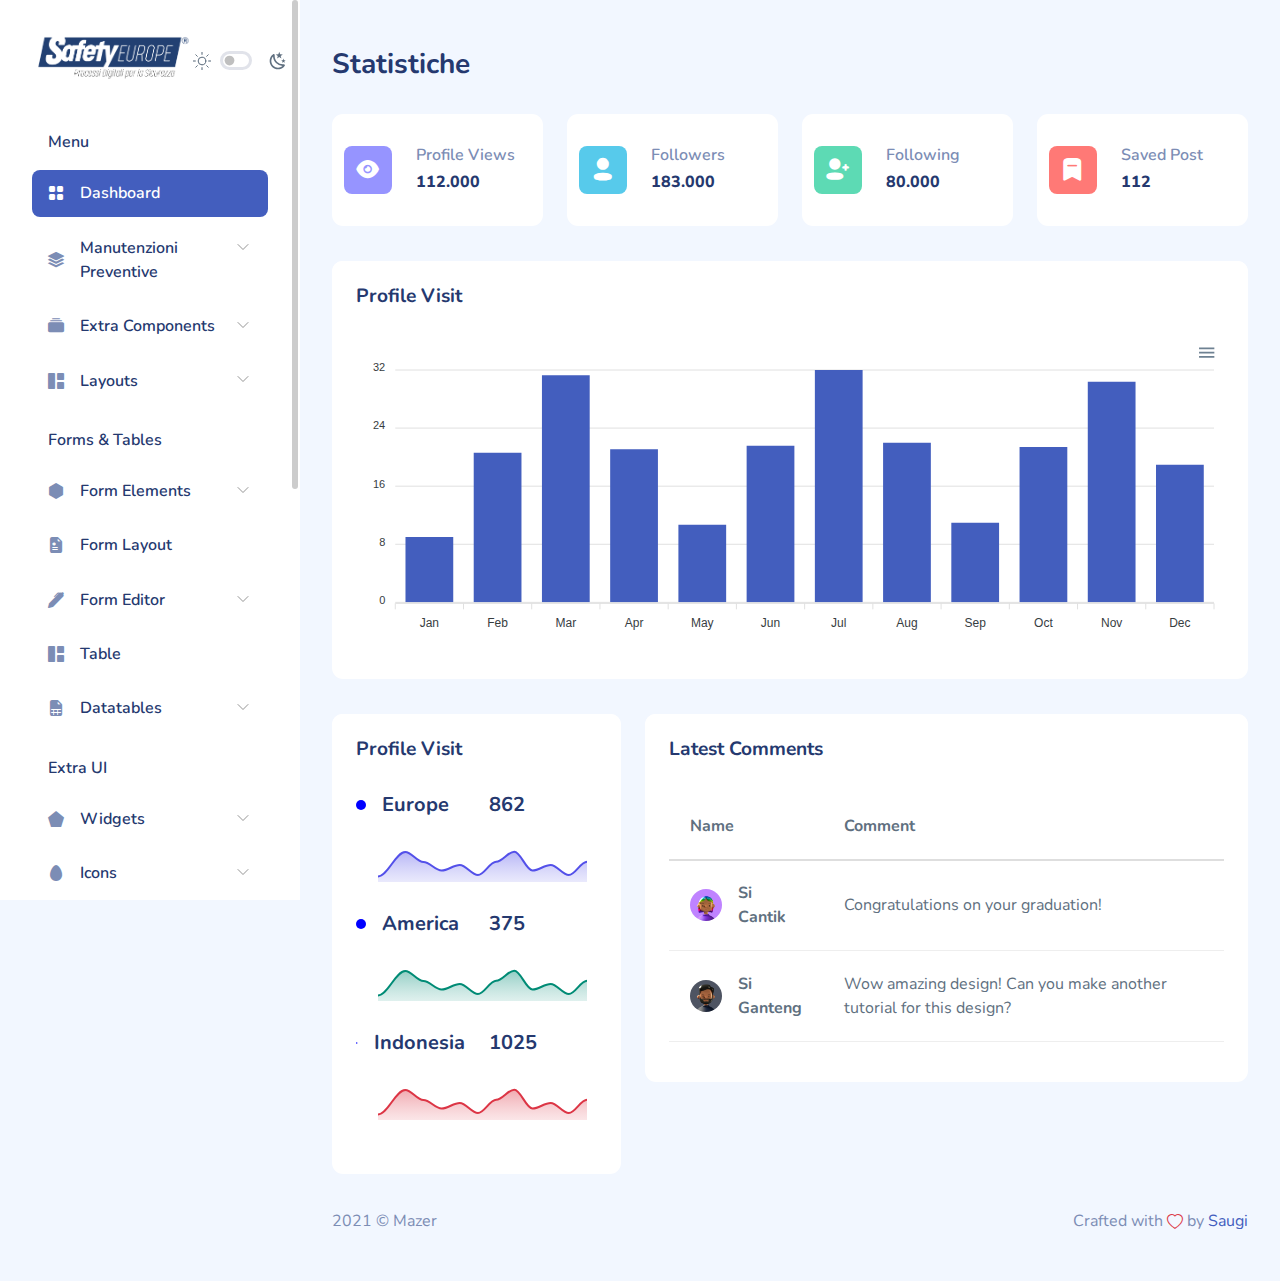
<file: index.html>
<!DOCTYPE html>
<html lang="en">

<head>
    <meta charset="UTF-8">
    <meta name="viewport" content="width=device-width, initial-scale=1.0">
    <title>Dashboard - SafetyEurope</title>
    
    <link rel="stylesheet" href="assets/css/main/app.css">
    <link rel="stylesheet" href="assets/css/main/app-dark.css">
    <link rel="shortcut icon" href="assets/images/logo/logo.png" type="image/x-icon">
    <link rel="shortcut icon" href="assets/images/logo/logo.png" type="image/png">
    
<link rel="stylesheet" href="assets/css/shared/iconly.css">
    <style>
        .btn.btn-warning {
            color: #1e1e2d;
        }
    </style>
</head>

<body>
    <div id="app">
        <div id="sidebar" class="active">
            <div class="sidebar-wrapper active">
    <div class="sidebar-header position-relative">
        <div class="d-flex justify-content-between align-items-center">
            <div class="logo">
                <a href="index.html"><img src="assets/images/logo/logo.png" alt="Logo" srcset=""></a>
            </div>
            <div class="theme-toggle d-flex gap-2  align-items-center mt-2">
                <svg xmlns="http://www.w3.org/2000/svg" xmlns:xlink="http://www.w3.org/1999/xlink" aria-hidden="true" role="img" class="iconify iconify--system-uicons" width="20" height="20" preserveAspectRatio="xMidYMid meet" viewBox="0 0 21 21"><g fill="none" fill-rule="evenodd" stroke="currentColor" stroke-linecap="round" stroke-linejoin="round"><path d="M10.5 14.5c2.219 0 4-1.763 4-3.982a4.003 4.003 0 0 0-4-4.018c-2.219 0-4 1.781-4 4c0 2.219 1.781 4 4 4zM4.136 4.136L5.55 5.55m9.9 9.9l1.414 1.414M1.5 10.5h2m14 0h2M4.135 16.863L5.55 15.45m9.899-9.9l1.414-1.415M10.5 19.5v-2m0-14v-2" opacity=".3"></path><g transform="translate(-210 -1)"><path d="M220.5 2.5v2m6.5.5l-1.5 1.5"></path><circle cx="220.5" cy="11.5" r="4"></circle><path d="m214 5l1.5 1.5m5 14v-2m6.5-.5l-1.5-1.5M214 18l1.5-1.5m-4-5h2m14 0h2"></path></g></g></svg>
                <div class="form-check form-switch fs-6">
                    <input class="form-check-input  me-0" type="checkbox" id="toggle-dark" >
                    <label class="form-check-label" ></label>
                </div>
                <svg xmlns="http://www.w3.org/2000/svg" xmlns:xlink="http://www.w3.org/1999/xlink" aria-hidden="true" role="img" class="iconify iconify--mdi" width="20" height="20" preserveAspectRatio="xMidYMid meet" viewBox="0 0 24 24"><path fill="currentColor" d="m17.75 4.09l-2.53 1.94l.91 3.06l-2.63-1.81l-2.63 1.81l.91-3.06l-2.53-1.94L12.44 4l1.06-3l1.06 3l3.19.09m3.5 6.91l-1.64 1.25l.59 1.98l-1.7-1.17l-1.7 1.17l.59-1.98L15.75 11l2.06-.05L18.5 9l.69 1.95l2.06.05m-2.28 4.95c.83-.08 1.72 1.1 1.19 1.85c-.32.45-.66.87-1.08 1.27C15.17 23 8.84 23 4.94 19.07c-3.91-3.9-3.91-10.24 0-14.14c.4-.4.82-.76 1.27-1.08c.75-.53 1.93.36 1.85 1.19c-.27 2.86.69 5.83 2.89 8.02a9.96 9.96 0 0 0 8.02 2.89m-1.64 2.02a12.08 12.08 0 0 1-7.8-3.47c-2.17-2.19-3.33-5-3.49-7.82c-2.81 3.14-2.7 7.96.31 10.98c3.02 3.01 7.84 3.12 10.98.31Z"></path></svg>
            </div>
            <div class="sidebar-toggler  x">
                <a href="#" class="sidebar-hide d-xl-none d-block"><i class="bi bi-x bi-middle"></i></a>
            </div>
        </div>
    </div>
    <div class="sidebar-menu">
        <ul class="menu">
            <li class="sidebar-title">Menu</li>
            
            <li
                class="sidebar-item active ">
                <a href="index.html" class='sidebar-link'>
                    <i class="bi bi-grid-fill"></i>
                    <span>Dashboard</span>
                </a>
            </li>
            
            <li
                class="sidebar-item  has-sub">
                <a href="#" class='sidebar-link'>
                    <i class="bi bi-stack"></i>
                    <span>Manutenzioni Preventive</span>
                </a>
                <ul class="submenu ">
                    <li class="submenu-item ">
                        <a href="Manutenzioni.html">Manutenzioni</a>
                    </li>
                    <li class="submenu-item ">
                        <a href="component-badge.html">Badge</a>
                    </li>
                    <li class="submenu-item ">
                        <a href="component-breadcrumb.html">Breadcrumb</a>
                    </li>
                    <li class="submenu-item ">
                        <a href="component-button.html">Button</a>
                    </li>
                    <li class="submenu-item ">
                        <a href="component-card.html">Card</a>
                    </li>
                    <li class="submenu-item ">
                        <a href="component-carousel.html">Carousel</a>
                    </li>
                    <li class="submenu-item ">
                        <a href="component-collapse.html">Collapse</a>
                    </li>
                    <li class="submenu-item ">
                        <a href="component-dropdown.html">Dropdown</a>
                    </li>
                    <li class="submenu-item ">
                        <a href="component-list-group.html">List Group</a>
                    </li>
                    <li class="submenu-item ">
                        <a href="component-modal.html">Modal</a>
                    </li>
                    <li class="submenu-item ">
                        <a href="component-navs.html">Navs</a>
                    </li>
                    <li class="submenu-item ">
                        <a href="component-pagination.html">Pagination</a>
                    </li>
                    <li class="submenu-item ">
                        <a href="component-progress.html">Progress</a>
                    </li>
                    <li class="submenu-item ">
                        <a href="component-spinner.html">Spinner</a>
                    </li>
                    <li class="submenu-item ">
                        <a href="component-tooltip.html">Tooltip</a>
                    </li>
                </ul>
            </li>
            
            <li
                class="sidebar-item  has-sub">
                <a href="#" class='sidebar-link'>
                    <i class="bi bi-collection-fill"></i>
                    <span>Extra Components</span>
                </a>
                <ul class="submenu ">
                    <li class="submenu-item ">
                        <a href="extra-component-avatar.html">Avatar</a>
                    </li>
                    <li class="submenu-item ">
                        <a href="extra-component-sweetalert.html">Sweet Alert</a>
                    </li>
                    <li class="submenu-item ">
                        <a href="extra-component-toastify.html">Toastify</a>
                    </li>
                    <li class="submenu-item ">
                        <a href="extra-component-rating.html">Rating</a>
                    </li>
                    <li class="submenu-item ">
                        <a href="extra-component-divider.html">Divider</a>
                    </li>
                </ul>
            </li>
            
            <li
                class="sidebar-item  has-sub">
                <a href="#" class='sidebar-link'>
                    <i class="bi bi-grid-1x2-fill"></i>
                    <span>Layouts</span>
                </a>
                <ul class="submenu ">
                    <li class="submenu-item ">
                        <a href="layout-default.html">Default Layout</a>
                    </li>
                    <li class="submenu-item ">
                        <a href="layout-vertical-1-column.html">1 Column</a>
                    </li>
                    <li class="submenu-item ">
                        <a href="layout-vertical-navbar.html">Vertical Navbar</a>
                    </li>
                    <li class="submenu-item ">
                        <a href="layout-rtl.html">RTL Layout</a>
                    </li>
                    <li class="submenu-item ">
                        <a href="layout-horizontal.html">Horizontal Menu</a>
                    </li>
                </ul>
            </li>
            
            <li class="sidebar-title">Forms &amp; Tables</li>
            
            <li
                class="sidebar-item  has-sub">
                <a href="#" class='sidebar-link'>
                    <i class="bi bi-hexagon-fill"></i>
                    <span>Form Elements</span>
                </a>
                <ul class="submenu ">
                    <li class="submenu-item ">
                        <a href="form-element-input.html">Input</a>
                    </li>
                    <li class="submenu-item ">
                        <a href="form-element-input-group.html">Input Group</a>
                    </li>
                    <li class="submenu-item ">
                        <a href="form-element-select.html">Select</a>
                    </li>
                    <li class="submenu-item ">
                        <a href="form-element-radio.html">Radio</a>
                    </li>
                    <li class="submenu-item ">
                        <a href="form-element-checkbox.html">Checkbox</a>
                    </li>
                    <li class="submenu-item ">
                        <a href="form-element-textarea.html">Textarea</a>
                    </li>
                </ul>
            </li>
            
            <li
                class="sidebar-item  ">
                <a href="form-layout.html" class='sidebar-link'>
                    <i class="bi bi-file-earmark-medical-fill"></i>
                    <span>Form Layout</span>
                </a>
            </li>
            
            <li
                class="sidebar-item  has-sub">
                <a href="#" class='sidebar-link'>
                    <i class="bi bi-pen-fill"></i>
                    <span>Form Editor</span>
                </a>
                <ul class="submenu ">
                    <li class="submenu-item ">
                        <a href="form-editor-quill.html">Quill</a>
                    </li>
                    <li class="submenu-item ">
                        <a href="form-editor-ckeditor.html">CKEditor</a>
                    </li>
                    <li class="submenu-item ">
                        <a href="form-editor-summernote.html">Summernote</a>
                    </li>
                    <li class="submenu-item ">
                        <a href="form-editor-tinymce.html">TinyMCE</a>
                    </li>
                </ul>
            </li>
            
            <li
                class="sidebar-item  ">
                <a href="table.html" class='sidebar-link'>
                    <i class="bi bi-grid-1x2-fill"></i>
                    <span>Table</span>
                </a>
            </li>
            
            <li
                class="sidebar-item  has-sub">
                <a href="#" class='sidebar-link'>
                    <i class="bi bi-file-earmark-spreadsheet-fill"></i>
                    <span>Datatables</span>
                </a>
                <ul class="submenu ">
                    <li class="submenu-item ">
                        <a href="table-datatable.html">Datatable</a>
                    </li>
                    <li class="submenu-item ">
                        <a href="table-datatable-jquery.html">Datatable (jQuery)</a>
                    </li>
                </ul>
            </li>
            
            <li class="sidebar-title">Extra UI</li>
            
            <li
                class="sidebar-item  has-sub">
                <a href="#" class='sidebar-link'>
                    <i class="bi bi-pentagon-fill"></i>
                    <span>Widgets</span>
                </a>
                <ul class="submenu ">
                    <li class="submenu-item ">
                        <a href="ui-widgets-chatbox.html">Chatbox</a>
                    </li>
                    <li class="submenu-item ">
                        <a href="ui-widgets-pricing.html">Pricing</a>
                    </li>
                    <li class="submenu-item ">
                        <a href="ui-widgets-todolist.html">To-do List</a>
                    </li>
                </ul>
            </li>
            
            <li
                class="sidebar-item  has-sub">
                <a href="#" class='sidebar-link'>
                    <i class="bi bi-egg-fill"></i>
                    <span>Icons</span>
                </a>
                <ul class="submenu ">
                    <li class="submenu-item ">
                        <a href="ui-icons-bootstrap-icons.html">Bootstrap Icons </a>
                    </li>
                    <li class="submenu-item ">
                        <a href="ui-icons-fontawesome.html">Fontawesome</a>
                    </li>
                    <li class="submenu-item ">
                        <a href="ui-icons-dripicons.html">Dripicons</a>
                    </li>
                </ul>
            </li>
            
            <li
                class="sidebar-item  has-sub">
                <a href="#" class='sidebar-link'>
                    <i class="bi bi-bar-chart-fill"></i>
                    <span>Charts</span>
                </a>
                <ul class="submenu ">
                    <li class="submenu-item ">
                        <a href="ui-chart-chartjs.html">ChartJS</a>
                    </li>
                    <li class="submenu-item ">
                        <a href="ui-chart-apexcharts.html">Apexcharts</a>
                    </li>
                </ul>
            </li>
            
            <li
                class="sidebar-item  ">
                <a href="ui-file-uploader.html" class='sidebar-link'>
                    <i class="bi bi-cloud-arrow-up-fill"></i>
                    <span>File Uploader</span>
                </a>
            </li>
            
            <li
                class="sidebar-item  has-sub">
                <a href="#" class='sidebar-link'>
                    <i class="bi bi-map-fill"></i>
                    <span>Maps</span>
                </a>
                <ul class="submenu ">
                    <li class="submenu-item ">
                        <a href="ui-map-google-map.html">Google Map</a>
                    </li>
                    <li class="submenu-item ">
                        <a href="ui-map-jsvectormap.html">JS Vector Map</a>
                    </li>
                </ul>
            </li>
            
            <li class="sidebar-title">Pages</li>
            
            <li
                class="sidebar-item  ">
                <a href="application-email.html" class='sidebar-link'>
                    <i class="bi bi-envelope-fill"></i>
                    <span>Email Application</span>
                </a>
            </li>
            
            <li
                class="sidebar-item  ">
                <a href="application-chat.html" class='sidebar-link'>
                    <i class="bi bi-chat-dots-fill"></i>
                    <span>Chat Application</span>
                </a>
            </li>
            
            <li
                class="sidebar-item  ">
                <a href="application-gallery.html" class='sidebar-link'>
                    <i class="bi bi-image-fill"></i>
                    <span>Photo Gallery</span>
                </a>
            </li>
            
            <li
                class="sidebar-item  ">
                <a href="application-checkout.html" class='sidebar-link'>
                    <i class="bi bi-basket-fill"></i>
                    <span>Checkout Page</span>
                </a>
            </li>
            
            <li
                class="sidebar-item  has-sub">
                <a href="#" class='sidebar-link'>
                    <i class="bi bi-person-badge-fill"></i>
                    <span>Authentication</span>
                </a>
                <ul class="submenu ">
                    <li class="submenu-item ">
                        <a href="auth-login.html">Login</a>
                    </li>
                    <li class="submenu-item ">
                        <a href="auth-register.html">Register</a>
                    </li>
                    <li class="submenu-item ">
                        <a href="auth-forgot-password.html">Forgot Password</a>
                    </li>
                </ul>
            </li>
            
            <li
                class="sidebar-item  has-sub">
                <a href="#" class='sidebar-link'>
                    <i class="bi bi-x-octagon-fill"></i>
                    <span>Errors</span>
                </a>
                <ul class="submenu ">
                    <li class="submenu-item ">
                        <a href="error-403.html">403</a>
                    </li>
                    <li class="submenu-item ">
                        <a href="error-404.html">404</a>
                    </li>
                    <li class="submenu-item ">
                        <a href="error-500.html">500</a>
                    </li>
                </ul>
            </li>
            
            <li class="sidebar-title">Raise Support</li>
            
            <li
                class="sidebar-item  ">
                <a href="https://zuramai.github.io/mazer/docs" class='sidebar-link'>
                    <i class="bi bi-life-preserver"></i>
                    <span>Documentation</span>
                </a>
            </li>
            
            <li
                class="sidebar-item  ">
                <a href="https://github.com/zuramai/mazer/blob/main/CONTRIBUTING.md" class='sidebar-link'>
                    <i class="bi bi-puzzle"></i>
                    <span>Contribute</span>
                </a>
            </li>
            
            <li
                class="sidebar-item  ">
                <a href="https://github.com/zuramai/mazer#donation" class='sidebar-link'>
                    <i class="bi bi-cash"></i>
                    <span>Donate</span>
                </a>
            </li>
            
        </ul>
    </div>
</div>
        </div>
        <div id="main">
            <header class="mb-3">
                <a href="#" class="burger-btn d-block d-xl-none">
                    <i class="bi bi-justify fs-3"></i>
                </a>
            </header>
            
<div class="page-heading">
    <h3>Statistiche</h3>
</div>
<div class="page-content">
    <section class="row">
        <div class="col-12 col-lg-15">
            <div class="row">
                <div class="col-6 col-lg-3 col-md-6">
                    <div class="card">
                        <div class="card-body px-3 py-4-5">
                            <div class="row">
                                <div class="col-md-4">
                                    <div class="stats-icon purple">
                                        <i class="iconly-boldShow"></i>
                                    </div>
                                </div>
                                <div class="col-md-8">
                                    <h6 class="text-muted font-semibold">Profile Views</h6>
                                    <h6 class="font-extrabold mb-0">112.000</h6>
                                </div>
                            </div>
                        </div>
                    </div>
                </div>
                <div class="col-6 col-lg-3 col-md-6">
                    <div class="card">
                        <div class="card-body px-3 py-4-5">
                            <div class="row">
                                <div class="col-md-4">
                                    <div class="stats-icon blue">
                                        <i class="iconly-boldProfile"></i>
                                    </div>
                                </div>
                                <div class="col-md-8">
                                    <h6 class="text-muted font-semibold">Followers</h6>
                                    <h6 class="font-extrabold mb-0">183.000</h6>
                                </div>
                            </div>
                        </div>
                    </div>
                </div>
                <div class="col-6 col-lg-3 col-md-6">
                    <div class="card">
                        <div class="card-body px-3 py-4-5">
                            <div class="row">
                                <div class="col-md-4">
                                    <div class="stats-icon green">
                                        <i class="iconly-boldAdd-User"></i>
                                    </div>
                                </div>
                                <div class="col-md-8">
                                    <h6 class="text-muted font-semibold">Following</h6>
                                    <h6 class="font-extrabold mb-0">80.000</h6>
                                </div>
                            </div>
                        </div>
                    </div>
                </div>
                <div class="col-6 col-lg-3 col-md-6">
                    <div class="card">
                        <div class="card-body px-3 py-4-5">
                            <div class="row">
                                <div class="col-md-4">
                                    <div class="stats-icon red">
                                        <i class="iconly-boldBookmark"></i>
                                    </div>
                                </div>
                                <div class="col-md-8">
                                    <h6 class="text-muted font-semibold">Saved Post</h6>
                                    <h6 class="font-extrabold mb-0">112</h6>
                                </div>
                            </div>
                        </div>
                    </div>
                </div>
            </div>
            <div class="row">
                <div class="col-12">
                    <div class="card">
                        <div class="card-header">
                            <h4>Profile Visit</h4>
                        </div>
                        <div class="card-body">
                            <div id="chart-profile-visit"></div>
                        </div>
                    </div>
                </div>
            </div>
            <div class="row">
                <div class="col-12 col-xl-4">
                    <div class="card">
                        <div class="card-header">
                            <h4>Profile Visit</h4>
                        </div>
                        <div class="card-body">
                            <div class="row">
                                <div class="col-6">
                                    <div class="d-flex align-items-center">
                                        <svg class="bi text-primary" width="32" height="32" fill="blue"
                                            style="width:10px">
                                            <use
                                                xlink:href="assets/images/bootstrap-icons.svg#circle-fill" />
                                        </svg>
                                        <h5 class="mb-0 ms-3">Europe</h5>
                                    </div>
                                </div>
                                <div class="col-6">
                                    <h5 class="mb-0">862</h5>
                                </div>
                                <div class="col-12">
                                    <div id="chart-europe"></div>
                                </div>
                            </div>
                            <div class="row">
                                <div class="col-6">
                                    <div class="d-flex align-items-center">
                                        <svg class="bi text-success" width="32" height="32" fill="blue"
                                            style="width:10px">
                                            <use
                                                xlink:href="assets/images/bootstrap-icons.svg#circle-fill" />
                                        </svg>
                                        <h5 class="mb-0 ms-3">America</h5>
                                    </div>
                                </div>
                                <div class="col-6">
                                    <h5 class="mb-0">375</h5>
                                </div>
                                <div class="col-12">
                                    <div id="chart-america"></div>
                                </div>
                            </div>
                            <div class="row">
                                <div class="col-6">
                                    <div class="d-flex align-items-center">
                                        <svg class="bi text-danger" width="32" height="32" fill="blue"
                                            style="width:10px">
                                            <use
                                                xlink:href="assets/images/bootstrap-icons.svg#circle-fill" />
                                        </svg>
                                        <h5 class="mb-0 ms-3">Indonesia</h5>
                                    </div>
                                </div>
                                <div class="col-6">
                                    <h5 class="mb-0">1025</h5>
                                </div>
                                <div class="col-12">
                                    <div id="chart-indonesia"></div>
                                </div>
                            </div>
                        </div>
                    </div>
                </div>
                <div class="col-12 col-xl-8">
                    <div class="card">
                        <div class="card-header">
                            <h4>Latest Comments</h4>
                        </div>
                        <div class="card-body">
                            <div class="table-responsive">
                                <table class="table table-hover table-lg">
                                    <thead>
                                        <tr>
                                            <th>Name</th>
                                            <th>Comment</th>
                                        </tr>
                                    </thead>
                                    <tbody>
                                        <tr>
                                            <td class="col-3">
                                                <div class="d-flex align-items-center">
                                                    <div class="avatar avatar-md">
                                                        <img src="assets/images/faces/5.jpg">
                                                    </div>
                                                    <p class="font-bold ms-3 mb-0">Si Cantik</p>
                                                </div>
                                            </td>
                                            <td class="col-auto">
                                                <p class=" mb-0">Congratulations on your graduation!</p>
                                            </td>
                                        </tr>
                                        <tr>
                                            <td class="col-3">
                                                <div class="d-flex align-items-center">
                                                    <div class="avatar avatar-md">
                                                        <img src="assets/images/faces/2.jpg">
                                                    </div>
                                                    <p class="font-bold ms-3 mb-0">Si Ganteng</p>
                                                </div>
                                            </td>
                                            <td class="col-auto">
                                                <p class=" mb-0">Wow amazing design! Can you make another tutorial for
                                                    this design?</p>
                                            </td>
                                        </tr>
                                    </tbody>
                                </table>
                            </div>
                        </div>
                    </div>
                </div>
            </div>
        </div>

    </section>
</div>

            <footer>
                <div class="footer clearfix mb-0 text-muted">
                    <div class="float-start">
                        <p>2021 &copy; Mazer</p>
                    </div>
                    <div class="float-end">
                        <p>Crafted with <span class="text-danger"><i class="bi bi-heart"></i></span> by <a
                                href="https://saugi.me">Saugi</a></p>
                    </div>
                </div>
            </footer>
        </div>
    </div>
    <script src="assets/js/app.js"></script>
    
<script src="assets/js/pages/dashboard.js"></script>

</body>

</html>
</file>
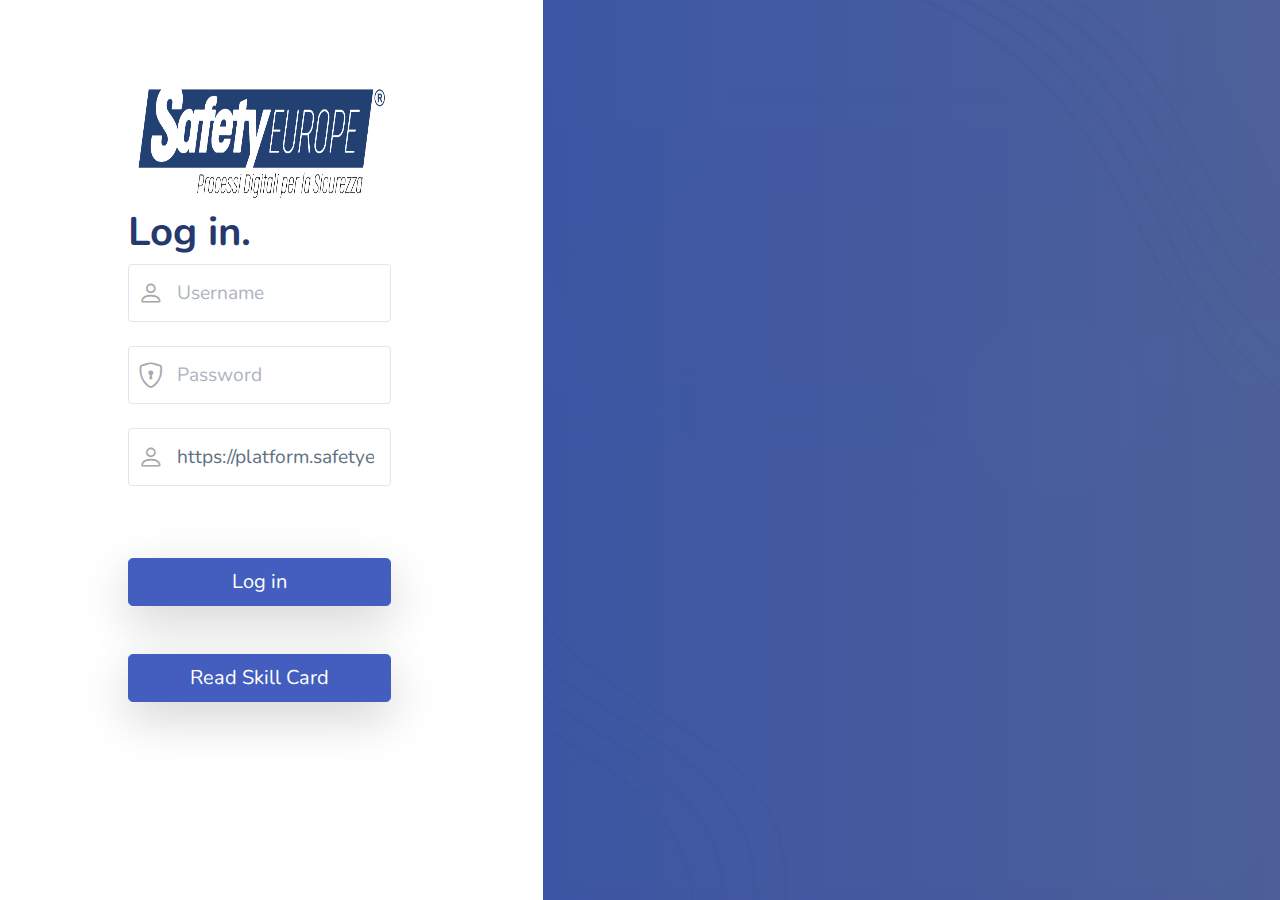
<file: app/index.html>
<!DOCTYPE html>
<html lang="en">

<head>
    <meta charset="UTF-8">
    <meta name="viewport" content="width=device-width, initial-scale=1.0">
    <title>Login - Mazer Admin Dashboard</title>
    <link rel="stylesheet" href="../assets/css/main/app.css">
    <link rel="stylesheet" href="../assets/css/pages/auth.css">
    <link rel="shortcut icon" href="../assets/images/logo/favicon.svg" type="image/x-icon">
    <link rel="shortcut icon" href="../assets/images/logo/favicon.png" type="image/png">
    <script src="js/axios.js"></script>
    <script src="js/jquery.js"></script>
    <script src="js/jsonpath.js"></script>
    <script src="js/catch_errors.js"></script>
    <script src="js/alerts.js"></script>
</head>

<body>
<div id="auth">

    <div class="row h-100">
        <div class="col-lg-5 col-12">
            <div id="auth-left">
                <div class="auth-logo" style="margin-bottom: unset">
                    <a href="index.html"><img src="../assets/images/logo/logo.png" height="50%" width="100%" alt="Logo"></a>
                </div>
                <h1>Log in.</h1>
                <div id="alert">

                </div>


                    <div class="form-group position-relative has-icon-left mb-4">
                        <input type="text" id="username" class="form-control form-control-xl" placeholder="Username">
                        <div class="form-control-icon">
                            <i class="bi bi-person"></i>
                        </div>
                    </div>
                    <div class="form-group position-relative has-icon-left mb-4">
                        <input type="password" id="password" class="form-control form-control-xl" placeholder="Password">
                        <div class="form-control-icon">
                            <i class="bi bi-shield-lock"></i>
                        </div>
                    </div>
                    <div class="form-group position-relative has-icon-left mb-4">
                        <input type="text" id="server_url" class="form-control form-control-xl"  placeholder="Server URL" value="https://platform.safetyeurope.eu/openmaint-test">
                        <div class="form-control-icon">
                            <i class="bi bi-person"></i>
                        </div>
                    </div>

                    <button class="btn btn-primary btn-block btn-lg shadow-lg mt-5" id="loginButton">Log in</button>
                    <button class="btn btn-primary btn-block btn-lg shadow-lg mt-5" id="scanButton" >Read Skill Card</button>


            </div>
        </div>
        <div class="col-lg-7 d-none d-lg-block">
            <div id="auth-right">

            </div>
        </div>
    </div>

</div>
<script>
    if(localStorage.getItem("auth_token")!= null && localStorage.getItem("server_url")!= null){
        window.location.href = "./dashboard.html";
    }
    let loginButton=document.getElementById("loginButton");
    loginButton.addEventListener("click", async () => {
        const options = {
            method: 'POST',
            url: document.getElementById("server_url").value+'/services/rest/v3/sessions',
            params: {scope: 'service', returnId: 'true'},
            headers: {'Content-Type': 'application/json'},
            data: {	username: document.getElementById("username").value ,password: document.getElementById("password").value}
        };

        axios.request(options).then(function (response) {
            localStorage.setItem("auth_token",response.data.data._id);
            localStorage.setItem("server_url",document.getElementById("server_url").value);
            localStorage.removeItem("user_skill_card_serial");
            $("#alert").html("<div class=\"alert alert-success\" >\n" +
                "                    <h4 class=\"alert-heading\">Login effettuato correttamente</h4>\n" +
                "                </div>");
            console.log(response.data);

            window.location.href = "./dashboard.html";

        }).catch(function (error) {
            $("#alert").html("<div class=\"alert alert-danger\" >\n" +
                "                    <h4 class=\"alert-heading\">Errore nel Login</h4>\n" +
                "                    <p>Si è verificato un errore durante la chiamata per ottenere il Token di Autenticazione</p>\n" +
                "                    <p id=\"error\"></p>\n" +
                "                </div>");
            console.error(error);
        });

    });
    let scanButton=document.getElementById("scanButton");
    scanButton.addEventListener("click", async () => {
        console.log("User clicked scan button");
        try {
            const ndef = new NDEFReader();
            await ndef.scan();
            console.log("> Scan started");

            ndef.addEventListener("readingerror", () => {
                console.log("Argh! Cannot read data from the NFC tag. Try another one?");
            });

            ndef.addEventListener("reading", ({ message, serialNumber }) => {

                console.log(`> Serial Number: ${serialNumber}`);
                console.log(serialNumber.replaceAll(":",""));
                localStorage.setItem("user_skill_card_serial",serialNumber.replaceAll(":",""));
                if(localStorage.getItem("user_skill_card_serial")){
                    $("#alert").html("<div class=\"alert alert-info\">" +
                        "                    <h4 class=\"alert-heading\">Lettura NFC Effettuata Correttamente ... attendere</h4>" +
                        "                    <p>La lettura del della Skill Card è stata eseguita con successo, attendere .... </p>" +
                        "                </div>");
                    let server_url=document.getElementById('server_url').value;
                    localStorage.setItem("server_url",server_url);
                    console.log(server_url);

                    const options = {
                        method: 'POST',
                        url: server_url+'/services/rest/v3/sessions',
                        params: {scope: 'service', returnId: 'true'},
                        headers: {'Content-Type': 'application/json'},
                        data: {username:"admin", password:"p52gYEG2"}
                    };

                    axios.request(options).then(function (response_log) {
                        console.log(response_log.data);
                        let token=response_log.data.data._id;
                        console.log(token);
                        const options = {
                            method: 'GET',
                            url: server_url+'/services/rest/v3/classes/NFCUserMapping/cards/',

                            headers: {'CMDBuild-Authorization': token}
                        };

                        axios.request(options).then(function (response) {
                            console.log(response.data);
                           let NFCUser=jsonPath(response.data,'$.data[?(@.Code=="'+localStorage.getItem("user_skill_card_serial")+'")]')[0];
                            console.log(NFCUser.Username);
                            document.getElementById("username").value=NFCUser.Username;
                            $("#alert").html("<div class=\"alert alert-success\" >\n" +
                                "                    <h4 class=\"alert-heading\">Lettura Skill Card avvenuta con successo!</h4>\n" +
                                "                    <p>Il tuo utente della Skill card è stato caricato con successo, inserisci la password per completare il Login.</p>\n" +
                                "                </div>")


                        }).catch(function (error) {
                            console.error(error);
                        });


                    }).catch(function (error) {
                        $("#alert").html("<div class=\"alert alert-danger\" >\n" +
                            "                    <h4 class=\"alert-heading\">Errore nella lettura dell'ambiente</h4>\n" +
                            "                    <p>Si è verificato un errore durante la chiamata per ottenere le informazioni di base sull'ambienete OpenMaint</p>\n" +
                            "                    <p id=\"error\"></p>\n" +
                            "                </div>")
                    });

                }
                else{
                    $("#alert").html("<div class=\"alert alert-danger\" >\n" +
                        "                    <h4 class=\"alert-heading\">Errore nella Lettura NFC</h4>\n" +
                        "                    <p>Si è verificato un errore nella lettura della Skill Card</p>\n" +
                        "                    <p id=\"error\"></p>\n" +
                        "                </div>")
                }


            });
        } catch (error) {
            console.log("Argh! " + error);
        }

    });
</script>
</body>

</html>
</file>
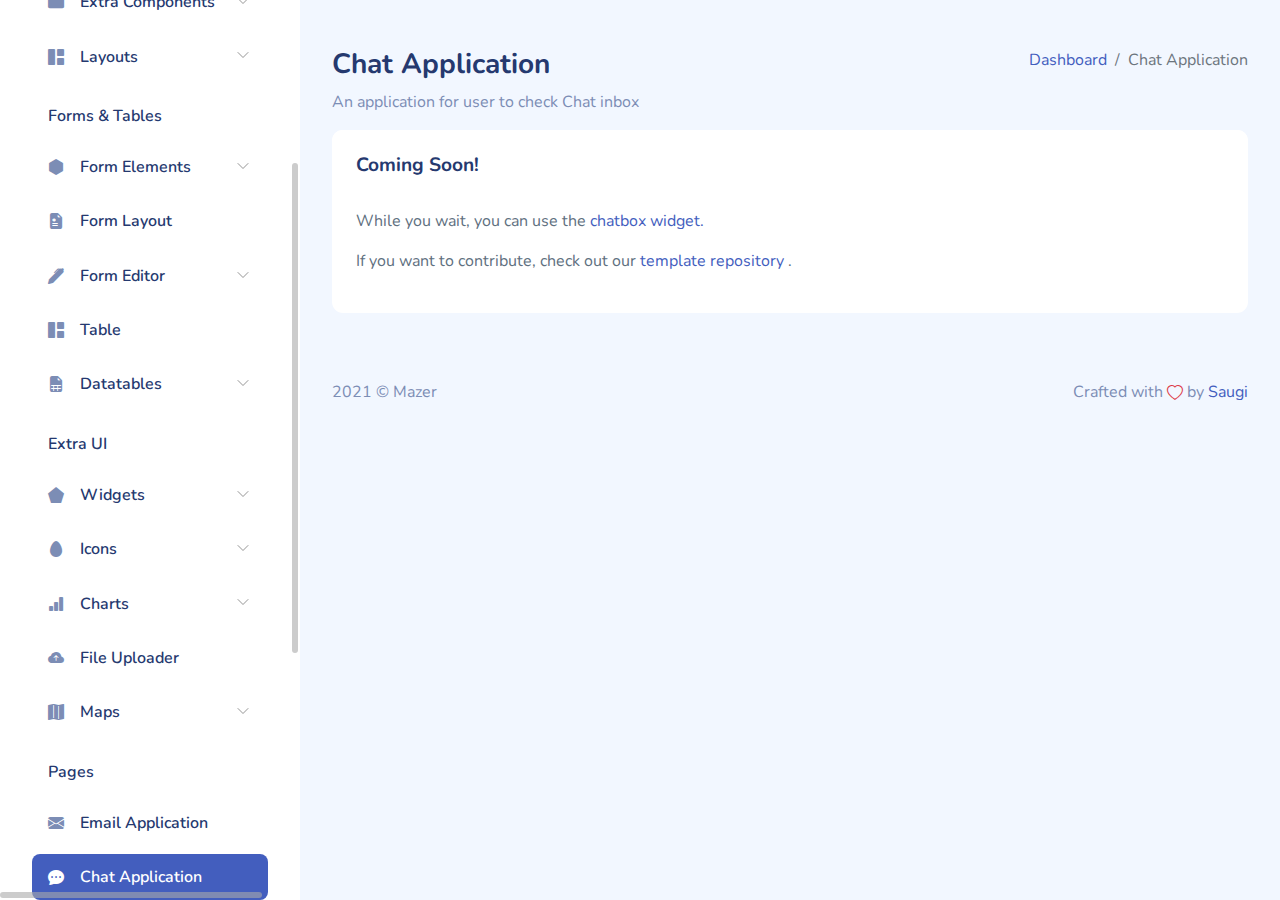
<file: application-chat.html>
<!DOCTYPE html>
<html lang="en">

<head>
    <meta charset="UTF-8">
    <meta name="viewport" content="width=device-width, initial-scale=1.0">
    <title>Chat Application - Mazer Admin Dashboard</title>
    
    <link rel="stylesheet" href="assets/css/main/app.css">
    <link rel="stylesheet" href="assets/css/main/app-dark.css">
    <link rel="shortcut icon" href="assets/images/logo/favicon.svg" type="image/x-icon">
    <link rel="shortcut icon" href="assets/images/logo/favicon.png" type="image/png">
    
</head>

<body>
    <div id="app">
        <div id="sidebar" class="active">
            <div class="sidebar-wrapper active">
    <div class="sidebar-header position-relative">
        <div class="d-flex justify-content-between align-items-center">
            <div class="logo">
                <a href="index.html"><img src="assets/images/logo/logo.svg" alt="Logo" srcset=""></a>
            </div>
            <div class="theme-toggle d-flex gap-2  align-items-center mt-2">
                <svg xmlns="http://www.w3.org/2000/svg" xmlns:xlink="http://www.w3.org/1999/xlink" aria-hidden="true" role="img" class="iconify iconify--system-uicons" width="20" height="20" preserveAspectRatio="xMidYMid meet" viewBox="0 0 21 21"><g fill="none" fill-rule="evenodd" stroke="currentColor" stroke-linecap="round" stroke-linejoin="round"><path d="M10.5 14.5c2.219 0 4-1.763 4-3.982a4.003 4.003 0 0 0-4-4.018c-2.219 0-4 1.781-4 4c0 2.219 1.781 4 4 4zM4.136 4.136L5.55 5.55m9.9 9.9l1.414 1.414M1.5 10.5h2m14 0h2M4.135 16.863L5.55 15.45m9.899-9.9l1.414-1.415M10.5 19.5v-2m0-14v-2" opacity=".3"></path><g transform="translate(-210 -1)"><path d="M220.5 2.5v2m6.5.5l-1.5 1.5"></path><circle cx="220.5" cy="11.5" r="4"></circle><path d="m214 5l1.5 1.5m5 14v-2m6.5-.5l-1.5-1.5M214 18l1.5-1.5m-4-5h2m14 0h2"></path></g></g></svg>
                <div class="form-check form-switch fs-6">
                    <input class="form-check-input  me-0" type="checkbox" id="toggle-dark" >
                    <label class="form-check-label" ></label>
                </div>
                <svg xmlns="http://www.w3.org/2000/svg" xmlns:xlink="http://www.w3.org/1999/xlink" aria-hidden="true" role="img" class="iconify iconify--mdi" width="20" height="20" preserveAspectRatio="xMidYMid meet" viewBox="0 0 24 24"><path fill="currentColor" d="m17.75 4.09l-2.53 1.94l.91 3.06l-2.63-1.81l-2.63 1.81l.91-3.06l-2.53-1.94L12.44 4l1.06-3l1.06 3l3.19.09m3.5 6.91l-1.64 1.25l.59 1.98l-1.7-1.17l-1.7 1.17l.59-1.98L15.75 11l2.06-.05L18.5 9l.69 1.95l2.06.05m-2.28 4.95c.83-.08 1.72 1.1 1.19 1.85c-.32.45-.66.87-1.08 1.27C15.17 23 8.84 23 4.94 19.07c-3.91-3.9-3.91-10.24 0-14.14c.4-.4.82-.76 1.27-1.08c.75-.53 1.93.36 1.85 1.19c-.27 2.86.69 5.83 2.89 8.02a9.96 9.96 0 0 0 8.02 2.89m-1.64 2.02a12.08 12.08 0 0 1-7.8-3.47c-2.17-2.19-3.33-5-3.49-7.82c-2.81 3.14-2.7 7.96.31 10.98c3.02 3.01 7.84 3.12 10.98.31Z"></path></svg>
            </div>
            <div class="sidebar-toggler  x">
                <a href="#" class="sidebar-hide d-xl-none d-block"><i class="bi bi-x bi-middle"></i></a>
            </div>
        </div>
    </div>
    <div class="sidebar-menu">
        <ul class="menu">
            <li class="sidebar-title">Menu</li>
            
            <li
                class="sidebar-item  ">
                <a href="index.html" class='sidebar-link'>
                    <i class="bi bi-grid-fill"></i>
                    <span>Dashboard</span>
                </a>
            </li>
            
            <li
                class="sidebar-item  has-sub">
                <a href="#" class='sidebar-link'>
                    <i class="bi bi-stack"></i>
                    <span>Components</span>
                </a>
                <ul class="submenu ">
                    <li class="submenu-item ">
                        <a href="component-alert.html">Alert</a>
                    </li>
                    <li class="submenu-item ">
                        <a href="component-badge.html">Badge</a>
                    </li>
                    <li class="submenu-item ">
                        <a href="component-breadcrumb.html">Breadcrumb</a>
                    </li>
                    <li class="submenu-item ">
                        <a href="component-button.html">Button</a>
                    </li>
                    <li class="submenu-item ">
                        <a href="component-card.html">Card</a>
                    </li>
                    <li class="submenu-item ">
                        <a href="component-carousel.html">Carousel</a>
                    </li>
                    <li class="submenu-item ">
                        <a href="component-collapse.html">Collapse</a>
                    </li>
                    <li class="submenu-item ">
                        <a href="component-dropdown.html">Dropdown</a>
                    </li>
                    <li class="submenu-item ">
                        <a href="component-list-group.html">List Group</a>
                    </li>
                    <li class="submenu-item ">
                        <a href="component-modal.html">Modal</a>
                    </li>
                    <li class="submenu-item ">
                        <a href="component-navs.html">Navs</a>
                    </li>
                    <li class="submenu-item ">
                        <a href="component-pagination.html">Pagination</a>
                    </li>
                    <li class="submenu-item ">
                        <a href="component-progress.html">Progress</a>
                    </li>
                    <li class="submenu-item ">
                        <a href="component-spinner.html">Spinner</a>
                    </li>
                    <li class="submenu-item ">
                        <a href="component-tooltip.html">Tooltip</a>
                    </li>
                </ul>
            </li>
            
            <li
                class="sidebar-item  has-sub">
                <a href="#" class='sidebar-link'>
                    <i class="bi bi-collection-fill"></i>
                    <span>Extra Components</span>
                </a>
                <ul class="submenu ">
                    <li class="submenu-item ">
                        <a href="extra-component-avatar.html">Avatar</a>
                    </li>
                    <li class="submenu-item ">
                        <a href="extra-component-sweetalert.html">Sweet Alert</a>
                    </li>
                    <li class="submenu-item ">
                        <a href="extra-component-toastify.html">Toastify</a>
                    </li>
                    <li class="submenu-item ">
                        <a href="extra-component-rating.html">Rating</a>
                    </li>
                    <li class="submenu-item ">
                        <a href="extra-component-divider.html">Divider</a>
                    </li>
                </ul>
            </li>
            
            <li
                class="sidebar-item  has-sub">
                <a href="#" class='sidebar-link'>
                    <i class="bi bi-grid-1x2-fill"></i>
                    <span>Layouts</span>
                </a>
                <ul class="submenu ">
                    <li class="submenu-item ">
                        <a href="layout-default.html">Default Layout</a>
                    </li>
                    <li class="submenu-item ">
                        <a href="layout-vertical-1-column.html">1 Column</a>
                    </li>
                    <li class="submenu-item ">
                        <a href="layout-vertical-navbar.html">Vertical Navbar</a>
                    </li>
                    <li class="submenu-item ">
                        <a href="layout-rtl.html">RTL Layout</a>
                    </li>
                    <li class="submenu-item ">
                        <a href="layout-horizontal.html">Horizontal Menu</a>
                    </li>
                </ul>
            </li>
            
            <li class="sidebar-title">Forms &amp; Tables</li>
            
            <li
                class="sidebar-item  has-sub">
                <a href="#" class='sidebar-link'>
                    <i class="bi bi-hexagon-fill"></i>
                    <span>Form Elements</span>
                </a>
                <ul class="submenu ">
                    <li class="submenu-item ">
                        <a href="form-element-input.html">Input</a>
                    </li>
                    <li class="submenu-item ">
                        <a href="form-element-input-group.html">Input Group</a>
                    </li>
                    <li class="submenu-item ">
                        <a href="form-element-select.html">Select</a>
                    </li>
                    <li class="submenu-item ">
                        <a href="form-element-radio.html">Radio</a>
                    </li>
                    <li class="submenu-item ">
                        <a href="form-element-checkbox.html">Checkbox</a>
                    </li>
                    <li class="submenu-item ">
                        <a href="form-element-textarea.html">Textarea</a>
                    </li>
                </ul>
            </li>
            
            <li
                class="sidebar-item  ">
                <a href="form-layout.html" class='sidebar-link'>
                    <i class="bi bi-file-earmark-medical-fill"></i>
                    <span>Form Layout</span>
                </a>
            </li>
            
            <li
                class="sidebar-item  has-sub">
                <a href="#" class='sidebar-link'>
                    <i class="bi bi-pen-fill"></i>
                    <span>Form Editor</span>
                </a>
                <ul class="submenu ">
                    <li class="submenu-item ">
                        <a href="form-editor-quill.html">Quill</a>
                    </li>
                    <li class="submenu-item ">
                        <a href="form-editor-ckeditor.html">CKEditor</a>
                    </li>
                    <li class="submenu-item ">
                        <a href="form-editor-summernote.html">Summernote</a>
                    </li>
                    <li class="submenu-item ">
                        <a href="form-editor-tinymce.html">TinyMCE</a>
                    </li>
                </ul>
            </li>
            
            <li
                class="sidebar-item  ">
                <a href="table.html" class='sidebar-link'>
                    <i class="bi bi-grid-1x2-fill"></i>
                    <span>Table</span>
                </a>
            </li>
            
            <li
                class="sidebar-item  has-sub">
                <a href="#" class='sidebar-link'>
                    <i class="bi bi-file-earmark-spreadsheet-fill"></i>
                    <span>Datatables</span>
                </a>
                <ul class="submenu ">
                    <li class="submenu-item ">
                        <a href="table-datatable.html">Datatable</a>
                    </li>
                    <li class="submenu-item ">
                        <a href="table-datatable-jquery.html">Datatable (jQuery)</a>
                    </li>
                </ul>
            </li>
            
            <li class="sidebar-title">Extra UI</li>
            
            <li
                class="sidebar-item  has-sub">
                <a href="#" class='sidebar-link'>
                    <i class="bi bi-pentagon-fill"></i>
                    <span>Widgets</span>
                </a>
                <ul class="submenu ">
                    <li class="submenu-item ">
                        <a href="ui-widgets-chatbox.html">Chatbox</a>
                    </li>
                    <li class="submenu-item ">
                        <a href="ui-widgets-pricing.html">Pricing</a>
                    </li>
                    <li class="submenu-item ">
                        <a href="ui-widgets-todolist.html">To-do List</a>
                    </li>
                </ul>
            </li>
            
            <li
                class="sidebar-item  has-sub">
                <a href="#" class='sidebar-link'>
                    <i class="bi bi-egg-fill"></i>
                    <span>Icons</span>
                </a>
                <ul class="submenu ">
                    <li class="submenu-item ">
                        <a href="ui-icons-bootstrap-icons.html">Bootstrap Icons </a>
                    </li>
                    <li class="submenu-item ">
                        <a href="ui-icons-fontawesome.html">Fontawesome</a>
                    </li>
                    <li class="submenu-item ">
                        <a href="ui-icons-dripicons.html">Dripicons</a>
                    </li>
                </ul>
            </li>
            
            <li
                class="sidebar-item  has-sub">
                <a href="#" class='sidebar-link'>
                    <i class="bi bi-bar-chart-fill"></i>
                    <span>Charts</span>
                </a>
                <ul class="submenu ">
                    <li class="submenu-item ">
                        <a href="ui-chart-chartjs.html">ChartJS</a>
                    </li>
                    <li class="submenu-item ">
                        <a href="ui-chart-apexcharts.html">Apexcharts</a>
                    </li>
                </ul>
            </li>
            
            <li
                class="sidebar-item  ">
                <a href="ui-file-uploader.html" class='sidebar-link'>
                    <i class="bi bi-cloud-arrow-up-fill"></i>
                    <span>File Uploader</span>
                </a>
            </li>
            
            <li
                class="sidebar-item  has-sub">
                <a href="#" class='sidebar-link'>
                    <i class="bi bi-map-fill"></i>
                    <span>Maps</span>
                </a>
                <ul class="submenu ">
                    <li class="submenu-item ">
                        <a href="ui-map-google-map.html">Google Map</a>
                    </li>
                    <li class="submenu-item ">
                        <a href="ui-map-jsvectormap.html">JS Vector Map</a>
                    </li>
                </ul>
            </li>
            
            <li class="sidebar-title">Pages</li>
            
            <li
                class="sidebar-item  ">
                <a href="application-email.html" class='sidebar-link'>
                    <i class="bi bi-envelope-fill"></i>
                    <span>Email Application</span>
                </a>
            </li>
            
            <li
                class="sidebar-item active ">
                <a href="application-chat.html" class='sidebar-link'>
                    <i class="bi bi-chat-dots-fill"></i>
                    <span>Chat Application</span>
                </a>
            </li>
            
            <li
                class="sidebar-item  ">
                <a href="application-gallery.html" class='sidebar-link'>
                    <i class="bi bi-image-fill"></i>
                    <span>Photo Gallery</span>
                </a>
            </li>
            
            <li
                class="sidebar-item  ">
                <a href="application-checkout.html" class='sidebar-link'>
                    <i class="bi bi-basket-fill"></i>
                    <span>Checkout Page</span>
                </a>
            </li>
            
            <li
                class="sidebar-item  has-sub">
                <a href="#" class='sidebar-link'>
                    <i class="bi bi-person-badge-fill"></i>
                    <span>Authentication</span>
                </a>
                <ul class="submenu ">
                    <li class="submenu-item ">
                        <a href="auth-login.html">Login</a>
                    </li>
                    <li class="submenu-item ">
                        <a href="auth-register.html">Register</a>
                    </li>
                    <li class="submenu-item ">
                        <a href="auth-forgot-password.html">Forgot Password</a>
                    </li>
                </ul>
            </li>
            
            <li
                class="sidebar-item  has-sub">
                <a href="#" class='sidebar-link'>
                    <i class="bi bi-x-octagon-fill"></i>
                    <span>Errors</span>
                </a>
                <ul class="submenu ">
                    <li class="submenu-item ">
                        <a href="error-403.html">403</a>
                    </li>
                    <li class="submenu-item ">
                        <a href="error-404.html">404</a>
                    </li>
                    <li class="submenu-item ">
                        <a href="error-500.html">500</a>
                    </li>
                </ul>
            </li>
            
            <li class="sidebar-title">Raise Support</li>
            
            <li
                class="sidebar-item  ">
                <a href="https://zuramai.github.io/mazer/docs" class='sidebar-link'>
                    <i class="bi bi-life-preserver"></i>
                    <span>Documentation</span>
                </a>
            </li>
            
            <li
                class="sidebar-item  ">
                <a href="https://github.com/zuramai/mazer/blob/main/CONTRIBUTING.md" class='sidebar-link'>
                    <i class="bi bi-puzzle"></i>
                    <span>Contribute</span>
                </a>
            </li>
            
            <li
                class="sidebar-item  ">
                <a href="https://github.com/zuramai/mazer#donation" class='sidebar-link'>
                    <i class="bi bi-cash"></i>
                    <span>Donate</span>
                </a>
            </li>
            
        </ul>
    </div>
</div>
        </div>
        <div id="main">
            <header class="mb-3">
                <a href="#" class="burger-btn d-block d-xl-none">
                    <i class="bi bi-justify fs-3"></i>
                </a>
            </header>
            
<div class="page-heading">
    <div class="page-title">
        <div class="row">
            <div class="col-12 col-md-6 order-md-1 order-last">
                <h3>Chat Application</h3>
                <p class="text-subtitle text-muted">An application for user to check Chat inbox</p>
            </div>
            <div class="col-12 col-md-6 order-md-2 order-first">
                <nav aria-label="breadcrumb" class="breadcrumb-header float-start float-lg-end">
                    <ol class="breadcrumb">
                        <li class="breadcrumb-item"><a href="index.html">Dashboard</a></li>
                        <li class="breadcrumb-item active" aria-current="page">Chat Application</li>
                    </ol>
                </nav>
            </div>
        </div>
    </div>
    <section class="section">
        <div class="row">
            <div class="col-12">
                <div class="card">
                    <div class="card-header">
                        <h5 class="card-title">Coming Soon!</h5>
                    </div>
                    <div class="card-body">
                        <p>
                            While you wait, you can use the 
                            <a href="ui-widgets-chatbox.html">chatbox widget.</a>
                        </p>
                        <p>
                            If you want to contribute, check out our
                            <a
                                href="https://github.com/zuramai/mazer"
                                target="_blank">
                                template repository
                            </a>.
                        </p>
                    </div>
                </div>
            </div>
        </div>
    </section>
</div>

            <footer>
                <div class="footer clearfix mb-0 text-muted">
                    <div class="float-start">
                        <p>2021 &copy; Mazer</p>
                    </div>
                    <div class="float-end">
                        <p>Crafted with <span class="text-danger"><i class="bi bi-heart"></i></span> by <a
                                href="https://saugi.me">Saugi</a></p>
                    </div>
                </div>
            </footer>
        </div>
    </div>
    <script src="assets/js/app.js"></script>
    
</body>

</html>
</file>
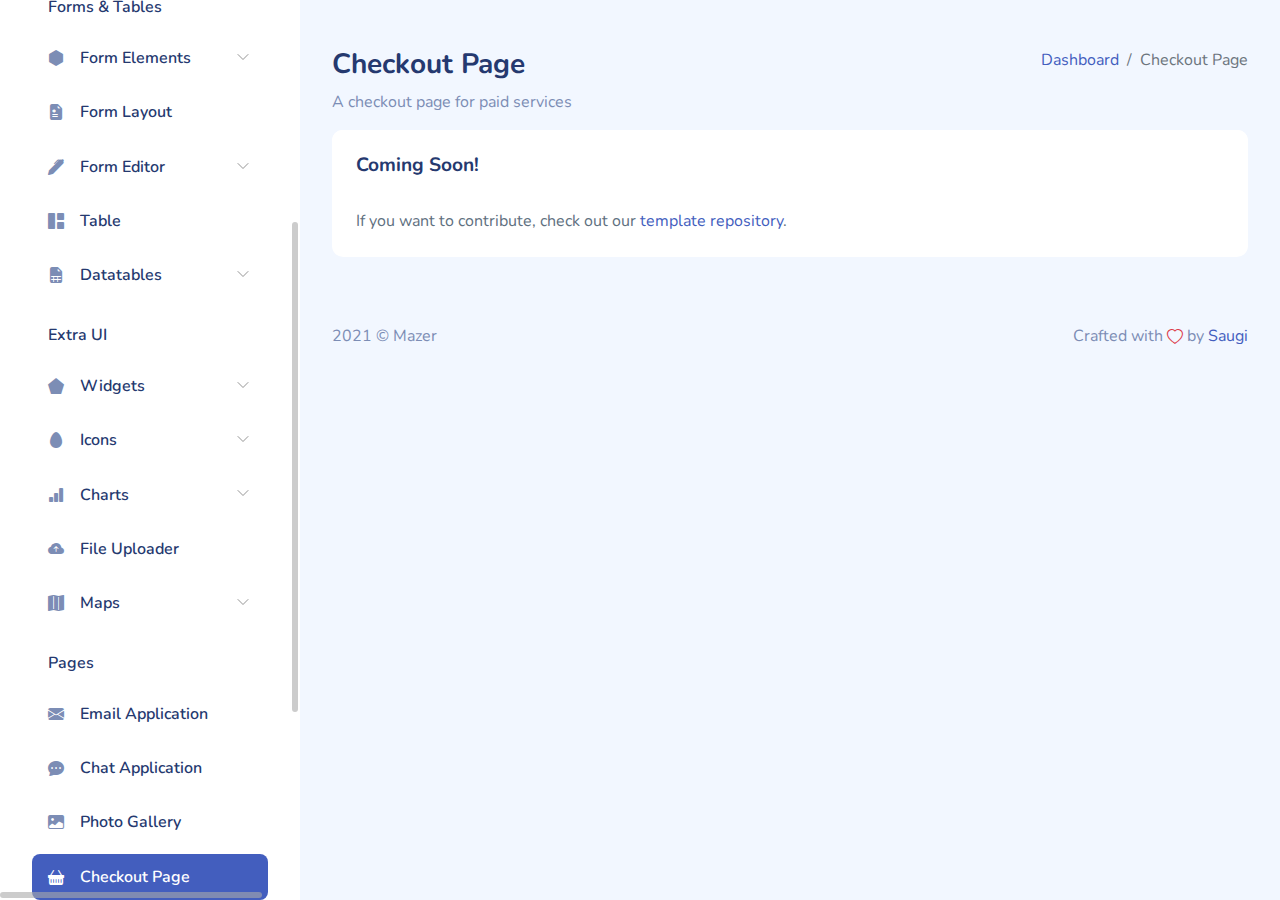
<file: application-checkout.html>
<!DOCTYPE html>
<html lang="en">

<head>
    <meta charset="UTF-8">
    <meta name="viewport" content="width=device-width, initial-scale=1.0">
    <title>Checkout Page - Mazer Admin Dashboard</title>
    
    <link rel="stylesheet" href="assets/css/main/app.css">
    <link rel="stylesheet" href="assets/css/main/app-dark.css">
    <link rel="shortcut icon" href="assets/images/logo/favicon.svg" type="image/x-icon">
    <link rel="shortcut icon" href="assets/images/logo/favicon.png" type="image/png">
    
</head>

<body>
    <div id="app">
        <div id="sidebar" class="active">
            <div class="sidebar-wrapper active">
    <div class="sidebar-header position-relative">
        <div class="d-flex justify-content-between align-items-center">
            <div class="logo">
                <a href="index.html"><img src="assets/images/logo/logo.svg" alt="Logo" srcset=""></a>
            </div>
            <div class="theme-toggle d-flex gap-2  align-items-center mt-2">
                <svg xmlns="http://www.w3.org/2000/svg" xmlns:xlink="http://www.w3.org/1999/xlink" aria-hidden="true" role="img" class="iconify iconify--system-uicons" width="20" height="20" preserveAspectRatio="xMidYMid meet" viewBox="0 0 21 21"><g fill="none" fill-rule="evenodd" stroke="currentColor" stroke-linecap="round" stroke-linejoin="round"><path d="M10.5 14.5c2.219 0 4-1.763 4-3.982a4.003 4.003 0 0 0-4-4.018c-2.219 0-4 1.781-4 4c0 2.219 1.781 4 4 4zM4.136 4.136L5.55 5.55m9.9 9.9l1.414 1.414M1.5 10.5h2m14 0h2M4.135 16.863L5.55 15.45m9.899-9.9l1.414-1.415M10.5 19.5v-2m0-14v-2" opacity=".3"></path><g transform="translate(-210 -1)"><path d="M220.5 2.5v2m6.5.5l-1.5 1.5"></path><circle cx="220.5" cy="11.5" r="4"></circle><path d="m214 5l1.5 1.5m5 14v-2m6.5-.5l-1.5-1.5M214 18l1.5-1.5m-4-5h2m14 0h2"></path></g></g></svg>
                <div class="form-check form-switch fs-6">
                    <input class="form-check-input  me-0" type="checkbox" id="toggle-dark" >
                    <label class="form-check-label" ></label>
                </div>
                <svg xmlns="http://www.w3.org/2000/svg" xmlns:xlink="http://www.w3.org/1999/xlink" aria-hidden="true" role="img" class="iconify iconify--mdi" width="20" height="20" preserveAspectRatio="xMidYMid meet" viewBox="0 0 24 24"><path fill="currentColor" d="m17.75 4.09l-2.53 1.94l.91 3.06l-2.63-1.81l-2.63 1.81l.91-3.06l-2.53-1.94L12.44 4l1.06-3l1.06 3l3.19.09m3.5 6.91l-1.64 1.25l.59 1.98l-1.7-1.17l-1.7 1.17l.59-1.98L15.75 11l2.06-.05L18.5 9l.69 1.95l2.06.05m-2.28 4.95c.83-.08 1.72 1.1 1.19 1.85c-.32.45-.66.87-1.08 1.27C15.17 23 8.84 23 4.94 19.07c-3.91-3.9-3.91-10.24 0-14.14c.4-.4.82-.76 1.27-1.08c.75-.53 1.93.36 1.85 1.19c-.27 2.86.69 5.83 2.89 8.02a9.96 9.96 0 0 0 8.02 2.89m-1.64 2.02a12.08 12.08 0 0 1-7.8-3.47c-2.17-2.19-3.33-5-3.49-7.82c-2.81 3.14-2.7 7.96.31 10.98c3.02 3.01 7.84 3.12 10.98.31Z"></path></svg>
            </div>
            <div class="sidebar-toggler  x">
                <a href="#" class="sidebar-hide d-xl-none d-block"><i class="bi bi-x bi-middle"></i></a>
            </div>
        </div>
    </div>
    <div class="sidebar-menu">
        <ul class="menu">
            <li class="sidebar-title">Menu</li>
            
            <li
                class="sidebar-item  ">
                <a href="index.html" class='sidebar-link'>
                    <i class="bi bi-grid-fill"></i>
                    <span>Dashboard</span>
                </a>
            </li>
            
            <li
                class="sidebar-item  has-sub">
                <a href="#" class='sidebar-link'>
                    <i class="bi bi-stack"></i>
                    <span>Components</span>
                </a>
                <ul class="submenu ">
                    <li class="submenu-item ">
                        <a href="component-alert.html">Alert</a>
                    </li>
                    <li class="submenu-item ">
                        <a href="component-badge.html">Badge</a>
                    </li>
                    <li class="submenu-item ">
                        <a href="component-breadcrumb.html">Breadcrumb</a>
                    </li>
                    <li class="submenu-item ">
                        <a href="component-button.html">Button</a>
                    </li>
                    <li class="submenu-item ">
                        <a href="component-card.html">Card</a>
                    </li>
                    <li class="submenu-item ">
                        <a href="component-carousel.html">Carousel</a>
                    </li>
                    <li class="submenu-item ">
                        <a href="component-collapse.html">Collapse</a>
                    </li>
                    <li class="submenu-item ">
                        <a href="component-dropdown.html">Dropdown</a>
                    </li>
                    <li class="submenu-item ">
                        <a href="component-list-group.html">List Group</a>
                    </li>
                    <li class="submenu-item ">
                        <a href="component-modal.html">Modal</a>
                    </li>
                    <li class="submenu-item ">
                        <a href="component-navs.html">Navs</a>
                    </li>
                    <li class="submenu-item ">
                        <a href="component-pagination.html">Pagination</a>
                    </li>
                    <li class="submenu-item ">
                        <a href="component-progress.html">Progress</a>
                    </li>
                    <li class="submenu-item ">
                        <a href="component-spinner.html">Spinner</a>
                    </li>
                    <li class="submenu-item ">
                        <a href="component-tooltip.html">Tooltip</a>
                    </li>
                </ul>
            </li>
            
            <li
                class="sidebar-item  has-sub">
                <a href="#" class='sidebar-link'>
                    <i class="bi bi-collection-fill"></i>
                    <span>Extra Components</span>
                </a>
                <ul class="submenu ">
                    <li class="submenu-item ">
                        <a href="extra-component-avatar.html">Avatar</a>
                    </li>
                    <li class="submenu-item ">
                        <a href="extra-component-sweetalert.html">Sweet Alert</a>
                    </li>
                    <li class="submenu-item ">
                        <a href="extra-component-toastify.html">Toastify</a>
                    </li>
                    <li class="submenu-item ">
                        <a href="extra-component-rating.html">Rating</a>
                    </li>
                    <li class="submenu-item ">
                        <a href="extra-component-divider.html">Divider</a>
                    </li>
                </ul>
            </li>
            
            <li
                class="sidebar-item  has-sub">
                <a href="#" class='sidebar-link'>
                    <i class="bi bi-grid-1x2-fill"></i>
                    <span>Layouts</span>
                </a>
                <ul class="submenu ">
                    <li class="submenu-item ">
                        <a href="layout-default.html">Default Layout</a>
                    </li>
                    <li class="submenu-item ">
                        <a href="layout-vertical-1-column.html">1 Column</a>
                    </li>
                    <li class="submenu-item ">
                        <a href="layout-vertical-navbar.html">Vertical Navbar</a>
                    </li>
                    <li class="submenu-item ">
                        <a href="layout-rtl.html">RTL Layout</a>
                    </li>
                    <li class="submenu-item ">
                        <a href="layout-horizontal.html">Horizontal Menu</a>
                    </li>
                </ul>
            </li>
            
            <li class="sidebar-title">Forms &amp; Tables</li>
            
            <li
                class="sidebar-item  has-sub">
                <a href="#" class='sidebar-link'>
                    <i class="bi bi-hexagon-fill"></i>
                    <span>Form Elements</span>
                </a>
                <ul class="submenu ">
                    <li class="submenu-item ">
                        <a href="form-element-input.html">Input</a>
                    </li>
                    <li class="submenu-item ">
                        <a href="form-element-input-group.html">Input Group</a>
                    </li>
                    <li class="submenu-item ">
                        <a href="form-element-select.html">Select</a>
                    </li>
                    <li class="submenu-item ">
                        <a href="form-element-radio.html">Radio</a>
                    </li>
                    <li class="submenu-item ">
                        <a href="form-element-checkbox.html">Checkbox</a>
                    </li>
                    <li class="submenu-item ">
                        <a href="form-element-textarea.html">Textarea</a>
                    </li>
                </ul>
            </li>
            
            <li
                class="sidebar-item  ">
                <a href="form-layout.html" class='sidebar-link'>
                    <i class="bi bi-file-earmark-medical-fill"></i>
                    <span>Form Layout</span>
                </a>
            </li>
            
            <li
                class="sidebar-item  has-sub">
                <a href="#" class='sidebar-link'>
                    <i class="bi bi-pen-fill"></i>
                    <span>Form Editor</span>
                </a>
                <ul class="submenu ">
                    <li class="submenu-item ">
                        <a href="form-editor-quill.html">Quill</a>
                    </li>
                    <li class="submenu-item ">
                        <a href="form-editor-ckeditor.html">CKEditor</a>
                    </li>
                    <li class="submenu-item ">
                        <a href="form-editor-summernote.html">Summernote</a>
                    </li>
                    <li class="submenu-item ">
                        <a href="form-editor-tinymce.html">TinyMCE</a>
                    </li>
                </ul>
            </li>
            
            <li
                class="sidebar-item  ">
                <a href="table.html" class='sidebar-link'>
                    <i class="bi bi-grid-1x2-fill"></i>
                    <span>Table</span>
                </a>
            </li>
            
            <li
                class="sidebar-item  has-sub">
                <a href="#" class='sidebar-link'>
                    <i class="bi bi-file-earmark-spreadsheet-fill"></i>
                    <span>Datatables</span>
                </a>
                <ul class="submenu ">
                    <li class="submenu-item ">
                        <a href="table-datatable.html">Datatable</a>
                    </li>
                    <li class="submenu-item ">
                        <a href="table-datatable-jquery.html">Datatable (jQuery)</a>
                    </li>
                </ul>
            </li>
            
            <li class="sidebar-title">Extra UI</li>
            
            <li
                class="sidebar-item  has-sub">
                <a href="#" class='sidebar-link'>
                    <i class="bi bi-pentagon-fill"></i>
                    <span>Widgets</span>
                </a>
                <ul class="submenu ">
                    <li class="submenu-item ">
                        <a href="ui-widgets-chatbox.html">Chatbox</a>
                    </li>
                    <li class="submenu-item ">
                        <a href="ui-widgets-pricing.html">Pricing</a>
                    </li>
                    <li class="submenu-item ">
                        <a href="ui-widgets-todolist.html">To-do List</a>
                    </li>
                </ul>
            </li>
            
            <li
                class="sidebar-item  has-sub">
                <a href="#" class='sidebar-link'>
                    <i class="bi bi-egg-fill"></i>
                    <span>Icons</span>
                </a>
                <ul class="submenu ">
                    <li class="submenu-item ">
                        <a href="ui-icons-bootstrap-icons.html">Bootstrap Icons </a>
                    </li>
                    <li class="submenu-item ">
                        <a href="ui-icons-fontawesome.html">Fontawesome</a>
                    </li>
                    <li class="submenu-item ">
                        <a href="ui-icons-dripicons.html">Dripicons</a>
                    </li>
                </ul>
            </li>
            
            <li
                class="sidebar-item  has-sub">
                <a href="#" class='sidebar-link'>
                    <i class="bi bi-bar-chart-fill"></i>
                    <span>Charts</span>
                </a>
                <ul class="submenu ">
                    <li class="submenu-item ">
                        <a href="ui-chart-chartjs.html">ChartJS</a>
                    </li>
                    <li class="submenu-item ">
                        <a href="ui-chart-apexcharts.html">Apexcharts</a>
                    </li>
                </ul>
            </li>
            
            <li
                class="sidebar-item  ">
                <a href="ui-file-uploader.html" class='sidebar-link'>
                    <i class="bi bi-cloud-arrow-up-fill"></i>
                    <span>File Uploader</span>
                </a>
            </li>
            
            <li
                class="sidebar-item  has-sub">
                <a href="#" class='sidebar-link'>
                    <i class="bi bi-map-fill"></i>
                    <span>Maps</span>
                </a>
                <ul class="submenu ">
                    <li class="submenu-item ">
                        <a href="ui-map-google-map.html">Google Map</a>
                    </li>
                    <li class="submenu-item ">
                        <a href="ui-map-jsvectormap.html">JS Vector Map</a>
                    </li>
                </ul>
            </li>
            
            <li class="sidebar-title">Pages</li>
            
            <li
                class="sidebar-item  ">
                <a href="application-email.html" class='sidebar-link'>
                    <i class="bi bi-envelope-fill"></i>
                    <span>Email Application</span>
                </a>
            </li>
            
            <li
                class="sidebar-item  ">
                <a href="application-chat.html" class='sidebar-link'>
                    <i class="bi bi-chat-dots-fill"></i>
                    <span>Chat Application</span>
                </a>
            </li>
            
            <li
                class="sidebar-item  ">
                <a href="application-gallery.html" class='sidebar-link'>
                    <i class="bi bi-image-fill"></i>
                    <span>Photo Gallery</span>
                </a>
            </li>
            
            <li
                class="sidebar-item active ">
                <a href="application-checkout.html" class='sidebar-link'>
                    <i class="bi bi-basket-fill"></i>
                    <span>Checkout Page</span>
                </a>
            </li>
            
            <li
                class="sidebar-item  has-sub">
                <a href="#" class='sidebar-link'>
                    <i class="bi bi-person-badge-fill"></i>
                    <span>Authentication</span>
                </a>
                <ul class="submenu ">
                    <li class="submenu-item ">
                        <a href="auth-login.html">Login</a>
                    </li>
                    <li class="submenu-item ">
                        <a href="auth-register.html">Register</a>
                    </li>
                    <li class="submenu-item ">
                        <a href="auth-forgot-password.html">Forgot Password</a>
                    </li>
                </ul>
            </li>
            
            <li
                class="sidebar-item  has-sub">
                <a href="#" class='sidebar-link'>
                    <i class="bi bi-x-octagon-fill"></i>
                    <span>Errors</span>
                </a>
                <ul class="submenu ">
                    <li class="submenu-item ">
                        <a href="error-403.html">403</a>
                    </li>
                    <li class="submenu-item ">
                        <a href="error-404.html">404</a>
                    </li>
                    <li class="submenu-item ">
                        <a href="error-500.html">500</a>
                    </li>
                </ul>
            </li>
            
            <li class="sidebar-title">Raise Support</li>
            
            <li
                class="sidebar-item  ">
                <a href="https://zuramai.github.io/mazer/docs" class='sidebar-link'>
                    <i class="bi bi-life-preserver"></i>
                    <span>Documentation</span>
                </a>
            </li>
            
            <li
                class="sidebar-item  ">
                <a href="https://github.com/zuramai/mazer/blob/main/CONTRIBUTING.md" class='sidebar-link'>
                    <i class="bi bi-puzzle"></i>
                    <span>Contribute</span>
                </a>
            </li>
            
            <li
                class="sidebar-item  ">
                <a href="https://github.com/zuramai/mazer#donation" class='sidebar-link'>
                    <i class="bi bi-cash"></i>
                    <span>Donate</span>
                </a>
            </li>
            
        </ul>
    </div>
</div>
        </div>
        <div id="main">
            <header class="mb-3">
                <a href="#" class="burger-btn d-block d-xl-none">
                    <i class="bi bi-justify fs-3"></i>
                </a>
            </header>
            
<div class="page-heading">
    <div class="page-title">
        <div class="row">
            <div class="col-12 col-md-6 order-md-1 order-last">
                <h3>Checkout Page</h3>
                <p class="text-subtitle text-muted">A checkout page for paid services</p>
            </div>
            <div class="col-12 col-md-6 order-md-2 order-first">
                <nav aria-label="breadcrumb" class="breadcrumb-header float-start float-lg-end">
                    <ol class="breadcrumb">
                        <li class="breadcrumb-item"><a href="index.html">Dashboard</a></li>
                        <li class="breadcrumb-item active" aria-current="page">Checkout Page</li>
                    </ol>
                </nav>
            </div>
        </div>
    </div>
    <section class="section">
        <div class="row">
            <div class="col-12">
                <div class="card">
                    <div class="card-header">
                        <h5 class="card-title">Coming Soon!</h5>
                    </div>
                    <div class="card-body">
                        If you want to contribute, check out our <a href="https://github.com/zuramai/mazer"
                            target="_blank">template repository</a>.
                    </div>
                </div>
            </div>
        </div>
    </section>
</div>

            <footer>
                <div class="footer clearfix mb-0 text-muted">
                    <div class="float-start">
                        <p>2021 &copy; Mazer</p>
                    </div>
                    <div class="float-end">
                        <p>Crafted with <span class="text-danger"><i class="bi bi-heart"></i></span> by <a
                                href="https://saugi.me">Saugi</a></p>
                    </div>
                </div>
            </footer>
        </div>
    </div>
    <script src="assets/js/app.js"></script>
    
</body>

</html>
</file>
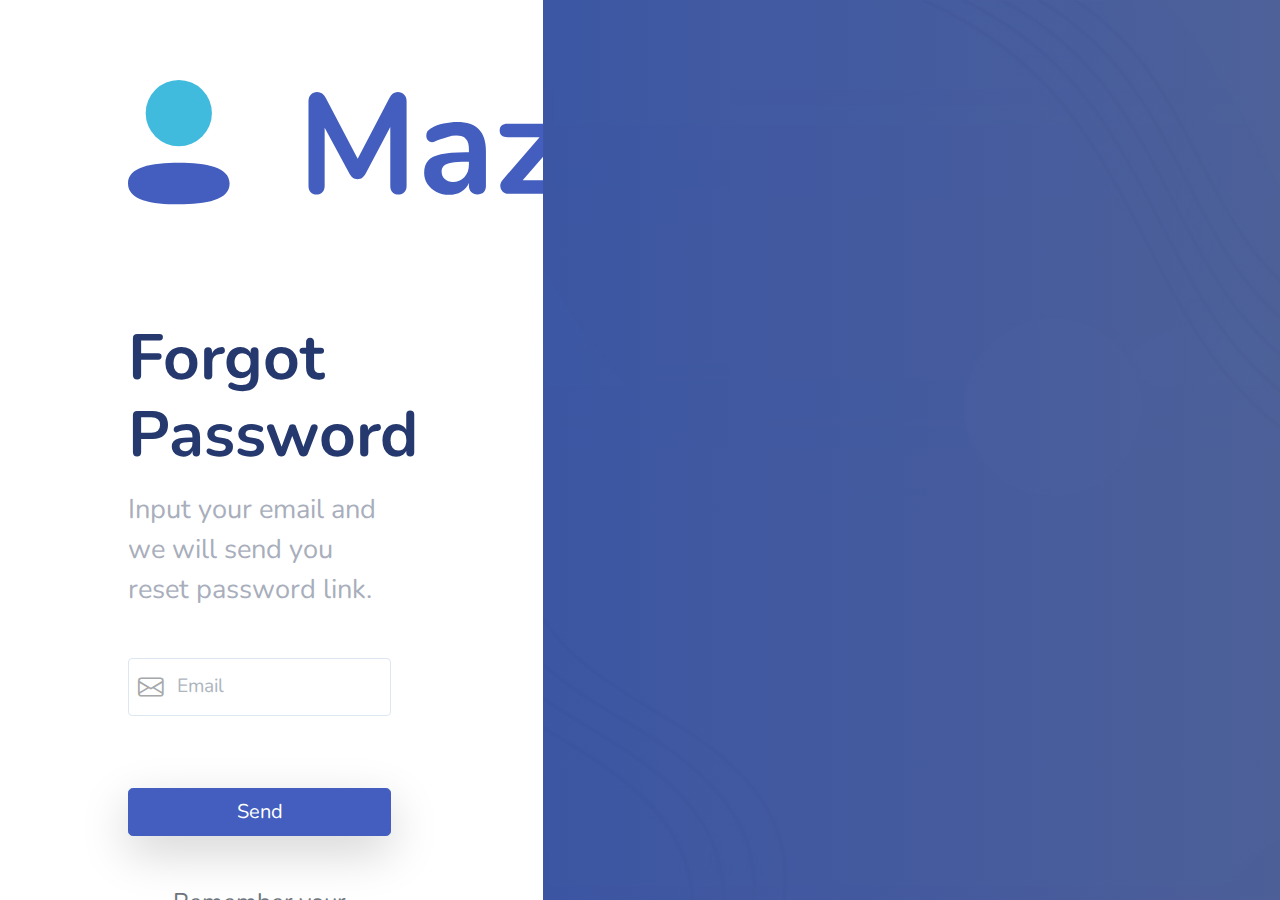
<file: auth-forgot-password.html>
<!DOCTYPE html>
<html lang="en">

<head>
    <meta charset="UTF-8">
    <meta name="viewport" content="width=device-width, initial-scale=1.0">
    <title>Login - Mazer Admin Dashboard</title>
    <link rel="stylesheet" href="assets/css/main/app.css">
    <link rel="stylesheet" href="assets/css/pages/auth.css">
    <link rel="shortcut icon" href="assets/images/logo/favicon.svg" type="image/x-icon">
    <link rel="shortcut icon" href="assets/images/logo/favicon.png" type="image/png">
</head>

<body>
    <div id="auth">
        
<div class="row h-100">
    <div class="col-lg-5 col-12">
        <div id="auth-left">
            <div class="auth-logo">
                <a href="index.html"><img src="assets/images/logo/logo.svg" alt="Logo"></a>
            </div>
            <h1 class="auth-title">Forgot Password</h1>
            <p class="auth-subtitle mb-5">Input your email and we will send you reset password link.</p>

            <form action="index.html">
                <div class="form-group position-relative has-icon-left mb-4">
                    <input type="email" class="form-control form-control-xl" placeholder="Email">
                    <div class="form-control-icon">
                        <i class="bi bi-envelope"></i>
                    </div>
                </div>
                <button class="btn btn-primary btn-block btn-lg shadow-lg mt-5">Send</button>
            </form>
            <div class="text-center mt-5 text-lg fs-4">
                <p class='text-gray-600'>Remember your account? <a href="auth-login.html" class="font-bold">Log in</a>.
                </p>
            </div>
        </div>
    </div>
    <div class="col-lg-7 d-none d-lg-block">
        <div id="auth-right">

        </div>
    </div>
</div>

    </div>
</body>

</html>
</file>
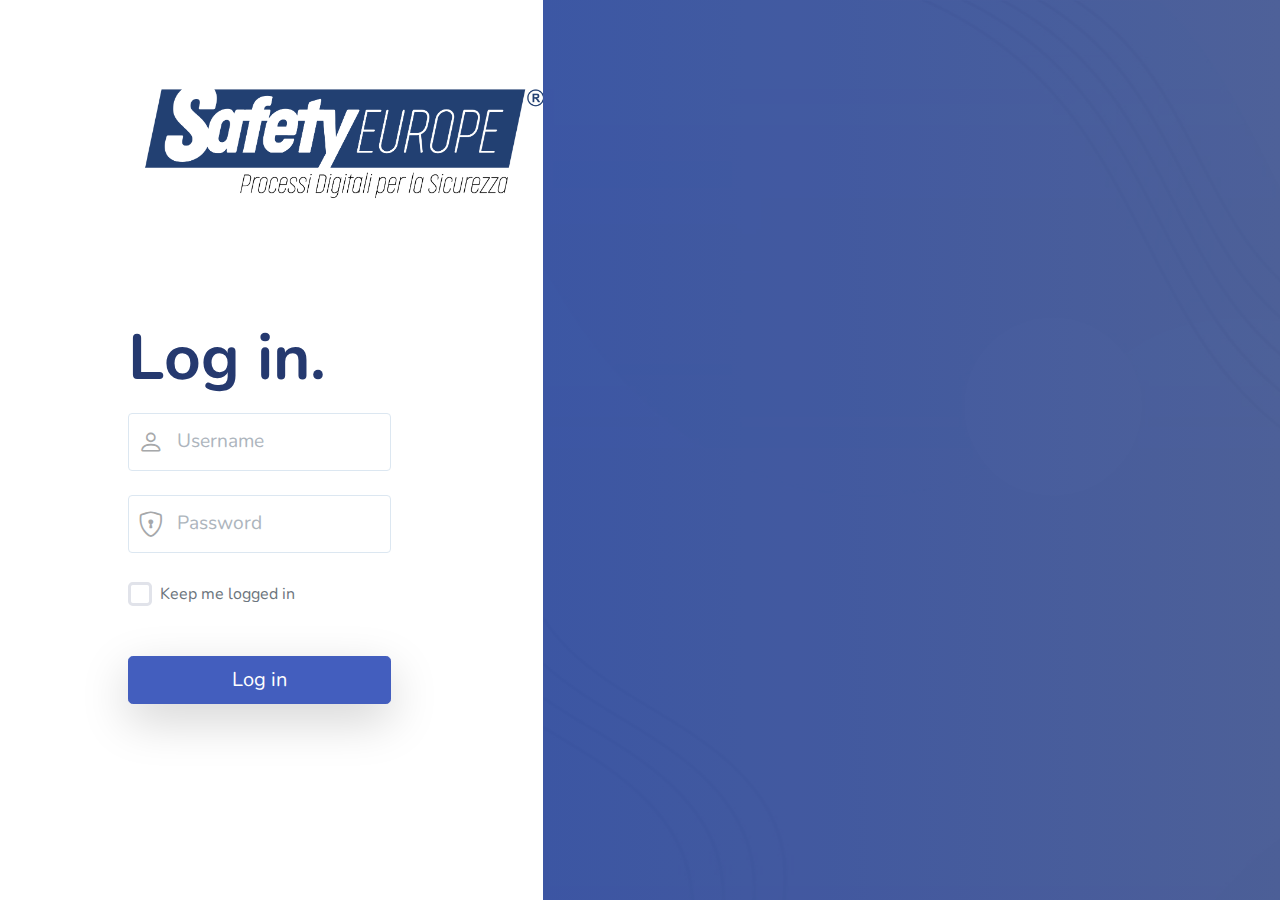
<file: auth-login.html>
<!DOCTYPE html>
<html lang="en">

<head>
    <meta charset="UTF-8">
    <meta name="viewport" content="width=device-width, initial-scale=1.0">
    <title>Login - Mazer Admin Dashboard</title>
    <link rel="stylesheet" href="assets/css/main/app.css">
    <link rel="stylesheet" href="assets/css/pages/auth.css">
    <link rel="shortcut icon" href="assets/images/logo/favicon.svg" type="image/x-icon">
    <link rel="shortcut icon" href="assets/images/logo/favicon.png" type="image/png">
</head>

<body>
    <div id="auth">
        
<div class="row h-100">
    <div class="col-lg-5 col-12">
        <div id="auth-left">
            <div class="auth-logo">
                <a href="index.html"><img src="assets/images/logo/logo.png" height="100%" alt="Logo"></a>
            </div>
            <h1 class="auth-title">Log in.</h1>


            <form action="index.html">
                <div class="form-group position-relative has-icon-left mb-4">
                    <input type="text" class="form-control form-control-xl" placeholder="Username">
                    <div class="form-control-icon">
                        <i class="bi bi-person"></i>
                    </div>
                </div>
                <div class="form-group position-relative has-icon-left mb-4">
                    <input type="password" class="form-control form-control-xl" placeholder="Password">
                    <div class="form-control-icon">
                        <i class="bi bi-shield-lock"></i>
                    </div>
                </div>
                <div class="form-check form-check-lg d-flex align-items-end">
                    <input class="form-check-input me-2" type="checkbox" value="" id="flexCheckDefault">
                    <label class="form-check-label text-gray-600" for="flexCheckDefault">
                        Keep me logged in
                    </label>
                </div>
                <button class="btn btn-primary btn-block btn-lg shadow-lg mt-5">Log in</button>
            </form>

        </div>
    </div>
    <div class="col-lg-7 d-none d-lg-block">
        <div id="auth-right">

        </div>
    </div>
</div>

    </div>
</body>

</html>
</file>
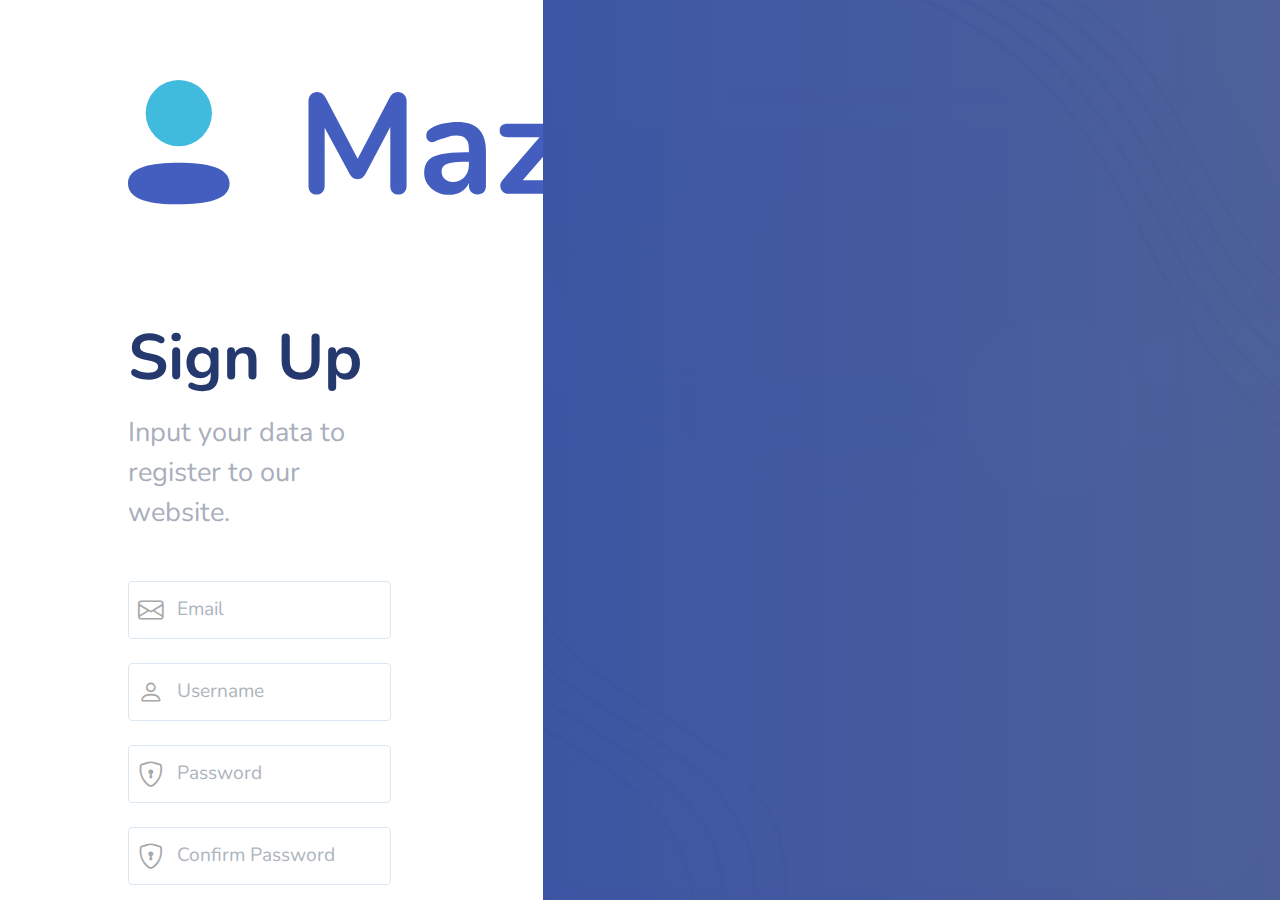
<file: auth-register.html>
<!DOCTYPE html>
<html lang="en">

<head>
    <meta charset="UTF-8">
    <meta name="viewport" content="width=device-width, initial-scale=1.0">
    <title>Login - Mazer Admin Dashboard</title>
    <link rel="stylesheet" href="assets/css/main/app.css">
    <link rel="stylesheet" href="assets/css/pages/auth.css">
    <link rel="shortcut icon" href="assets/images/logo/favicon.svg" type="image/x-icon">
    <link rel="shortcut icon" href="assets/images/logo/favicon.png" type="image/png">
</head>

<body>
    <div id="auth">
        
<div class="row h-100">
    <div class="col-lg-5 col-12">
        <div id="auth-left">
            <div class="auth-logo">
                <a href="index.html"><img src="assets/images/logo/logo.svg" alt="Logo"></a>
            </div>
            <h1 class="auth-title">Sign Up</h1>
            <p class="auth-subtitle mb-5">Input your data to register to our website.</p>

            <form action="index.html">
                <div class="form-group position-relative has-icon-left mb-4">
                    <input type="text" class="form-control form-control-xl" placeholder="Email">
                    <div class="form-control-icon">
                        <i class="bi bi-envelope"></i>
                    </div>
                </div>
                <div class="form-group position-relative has-icon-left mb-4">
                    <input type="text" class="form-control form-control-xl" placeholder="Username">
                    <div class="form-control-icon">
                        <i class="bi bi-person"></i>
                    </div>
                </div>
                <div class="form-group position-relative has-icon-left mb-4">
                    <input type="password" class="form-control form-control-xl" placeholder="Password">
                    <div class="form-control-icon">
                        <i class="bi bi-shield-lock"></i>
                    </div>
                </div>
                <div class="form-group position-relative has-icon-left mb-4">
                    <input type="password" class="form-control form-control-xl" placeholder="Confirm Password">
                    <div class="form-control-icon">
                        <i class="bi bi-shield-lock"></i>
                    </div>
                </div>
                <button class="btn btn-primary btn-block btn-lg shadow-lg mt-5">Sign Up</button>
            </form>
            <div class="text-center mt-5 text-lg fs-4">
                <p class='text-gray-600'>Already have an account? <a href="auth-login.html" class="font-bold">Log
                        in</a>.</p>
            </div>
        </div>
    </div>
    <div class="col-lg-7 d-none d-lg-block">
        <div id="auth-right">

        </div>
    </div>
</div>

    </div>
</body>

</html>
</file>
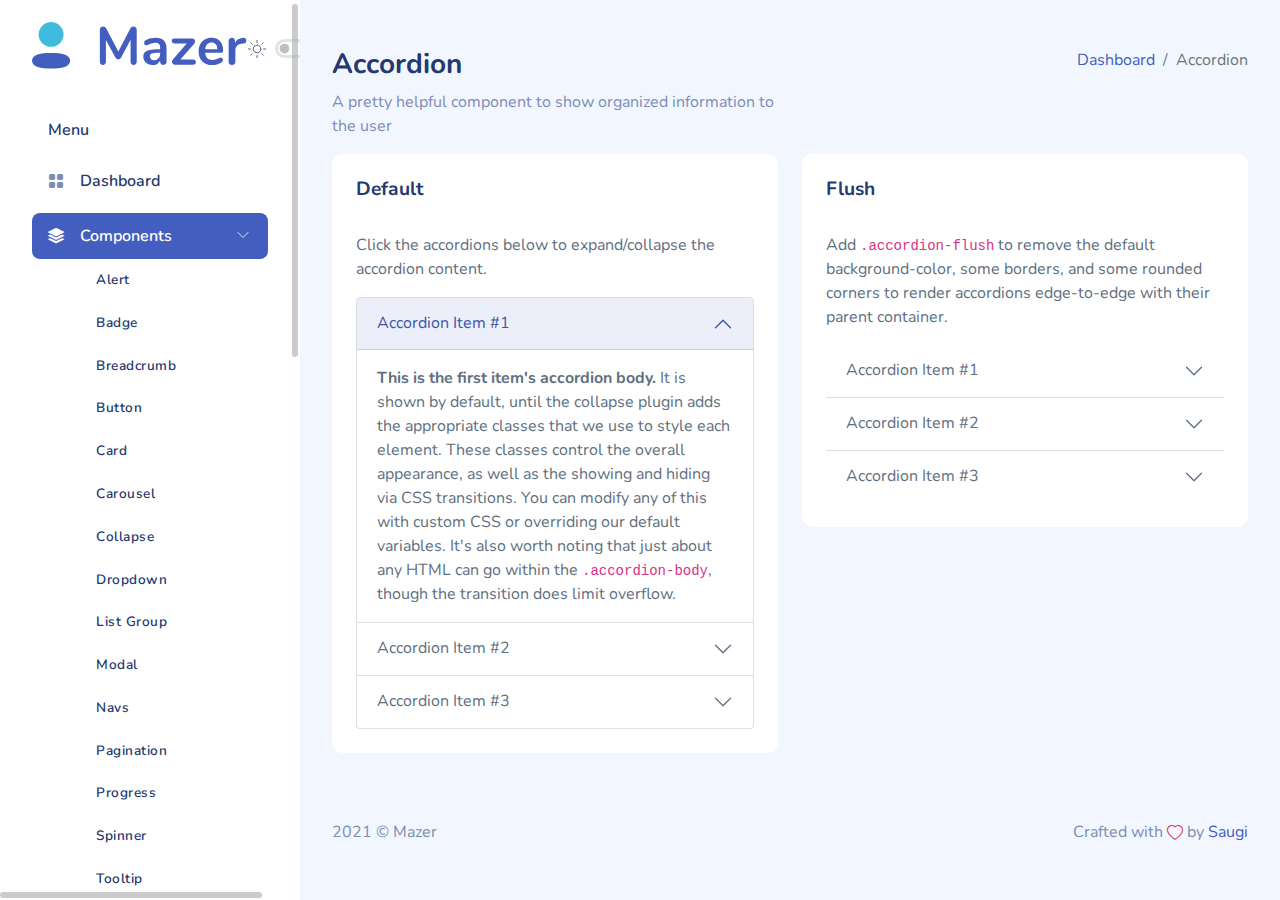
<file: component-accordion.html>
<!DOCTYPE html>
<html lang="en">

<head>
    <meta charset="UTF-8">
    <meta name="viewport" content="width=device-width, initial-scale=1.0">
    <title>Accordion - Mazer Admin Dashboard</title>
    
    <link rel="stylesheet" href="assets/css/main/app.css">
    <link rel="stylesheet" href="assets/css/main/app-dark.css">
    <link rel="shortcut icon" href="assets/images/logo/favicon.svg" type="image/x-icon">
    <link rel="shortcut icon" href="assets/images/logo/favicon.png" type="image/png">
    
</head>

<body>
    <div id="app">
        <div id="sidebar" class="active">
            <div class="sidebar-wrapper active">
    <div class="sidebar-header position-relative">
        <div class="d-flex justify-content-between align-items-center">
            <div class="logo">
                <a href="index.html"><img src="assets/images/logo/logo.svg" alt="Logo" srcset=""></a>
            </div>
            <div class="theme-toggle d-flex gap-2  align-items-center mt-2">
                <svg xmlns="http://www.w3.org/2000/svg" xmlns:xlink="http://www.w3.org/1999/xlink" aria-hidden="true" role="img" class="iconify iconify--system-uicons" width="20" height="20" preserveAspectRatio="xMidYMid meet" viewBox="0 0 21 21"><g fill="none" fill-rule="evenodd" stroke="currentColor" stroke-linecap="round" stroke-linejoin="round"><path d="M10.5 14.5c2.219 0 4-1.763 4-3.982a4.003 4.003 0 0 0-4-4.018c-2.219 0-4 1.781-4 4c0 2.219 1.781 4 4 4zM4.136 4.136L5.55 5.55m9.9 9.9l1.414 1.414M1.5 10.5h2m14 0h2M4.135 16.863L5.55 15.45m9.899-9.9l1.414-1.415M10.5 19.5v-2m0-14v-2" opacity=".3"></path><g transform="translate(-210 -1)"><path d="M220.5 2.5v2m6.5.5l-1.5 1.5"></path><circle cx="220.5" cy="11.5" r="4"></circle><path d="m214 5l1.5 1.5m5 14v-2m6.5-.5l-1.5-1.5M214 18l1.5-1.5m-4-5h2m14 0h2"></path></g></g></svg>
                <div class="form-check form-switch fs-6">
                    <input class="form-check-input  me-0" type="checkbox" id="toggle-dark" >
                    <label class="form-check-label" ></label>
                </div>
                <svg xmlns="http://www.w3.org/2000/svg" xmlns:xlink="http://www.w3.org/1999/xlink" aria-hidden="true" role="img" class="iconify iconify--mdi" width="20" height="20" preserveAspectRatio="xMidYMid meet" viewBox="0 0 24 24"><path fill="currentColor" d="m17.75 4.09l-2.53 1.94l.91 3.06l-2.63-1.81l-2.63 1.81l.91-3.06l-2.53-1.94L12.44 4l1.06-3l1.06 3l3.19.09m3.5 6.91l-1.64 1.25l.59 1.98l-1.7-1.17l-1.7 1.17l.59-1.98L15.75 11l2.06-.05L18.5 9l.69 1.95l2.06.05m-2.28 4.95c.83-.08 1.72 1.1 1.19 1.85c-.32.45-.66.87-1.08 1.27C15.17 23 8.84 23 4.94 19.07c-3.91-3.9-3.91-10.24 0-14.14c.4-.4.82-.76 1.27-1.08c.75-.53 1.93.36 1.85 1.19c-.27 2.86.69 5.83 2.89 8.02a9.96 9.96 0 0 0 8.02 2.89m-1.64 2.02a12.08 12.08 0 0 1-7.8-3.47c-2.17-2.19-3.33-5-3.49-7.82c-2.81 3.14-2.7 7.96.31 10.98c3.02 3.01 7.84 3.12 10.98.31Z"></path></svg>
            </div>
            <div class="sidebar-toggler  x">
                <a href="#" class="sidebar-hide d-xl-none d-block"><i class="bi bi-x bi-middle"></i></a>
            </div>
        </div>
    </div>
    <div class="sidebar-menu">
        <ul class="menu">
            <li class="sidebar-title">Menu</li>
            
            <li
                class="sidebar-item  ">
                <a href="index.html" class='sidebar-link'>
                    <i class="bi bi-grid-fill"></i>
                    <span>Dashboard</span>
                </a>
            </li>
            
            <li
                class="sidebar-item active has-sub">
                <a href="#" class='sidebar-link'>
                    <i class="bi bi-stack"></i>
                    <span>Components</span>
                </a>
                <ul class="submenu active">
                    <li class="submenu-item ">
                        <a href="component-alert.html">Alert</a>
                    </li>
                    <li class="submenu-item ">
                        <a href="component-badge.html">Badge</a>
                    </li>
                    <li class="submenu-item ">
                        <a href="component-breadcrumb.html">Breadcrumb</a>
                    </li>
                    <li class="submenu-item ">
                        <a href="component-button.html">Button</a>
                    </li>
                    <li class="submenu-item ">
                        <a href="component-card.html">Card</a>
                    </li>
                    <li class="submenu-item ">
                        <a href="component-carousel.html">Carousel</a>
                    </li>
                    <li class="submenu-item ">
                        <a href="component-collapse.html">Collapse</a>
                    </li>
                    <li class="submenu-item ">
                        <a href="component-dropdown.html">Dropdown</a>
                    </li>
                    <li class="submenu-item ">
                        <a href="component-list-group.html">List Group</a>
                    </li>
                    <li class="submenu-item ">
                        <a href="component-modal.html">Modal</a>
                    </li>
                    <li class="submenu-item ">
                        <a href="component-navs.html">Navs</a>
                    </li>
                    <li class="submenu-item ">
                        <a href="component-pagination.html">Pagination</a>
                    </li>
                    <li class="submenu-item ">
                        <a href="component-progress.html">Progress</a>
                    </li>
                    <li class="submenu-item ">
                        <a href="component-spinner.html">Spinner</a>
                    </li>
                    <li class="submenu-item ">
                        <a href="component-tooltip.html">Tooltip</a>
                    </li>
                </ul>
            </li>
            
            <li
                class="sidebar-item  has-sub">
                <a href="#" class='sidebar-link'>
                    <i class="bi bi-collection-fill"></i>
                    <span>Extra Components</span>
                </a>
                <ul class="submenu ">
                    <li class="submenu-item ">
                        <a href="extra-component-avatar.html">Avatar</a>
                    </li>
                    <li class="submenu-item ">
                        <a href="extra-component-sweetalert.html">Sweet Alert</a>
                    </li>
                    <li class="submenu-item ">
                        <a href="extra-component-toastify.html">Toastify</a>
                    </li>
                    <li class="submenu-item ">
                        <a href="extra-component-rating.html">Rating</a>
                    </li>
                    <li class="submenu-item ">
                        <a href="extra-component-divider.html">Divider</a>
                    </li>
                </ul>
            </li>
            
            <li
                class="sidebar-item  has-sub">
                <a href="#" class='sidebar-link'>
                    <i class="bi bi-grid-1x2-fill"></i>
                    <span>Layouts</span>
                </a>
                <ul class="submenu ">
                    <li class="submenu-item ">
                        <a href="layout-default.html">Default Layout</a>
                    </li>
                    <li class="submenu-item ">
                        <a href="layout-vertical-1-column.html">1 Column</a>
                    </li>
                    <li class="submenu-item ">
                        <a href="layout-vertical-navbar.html">Vertical Navbar</a>
                    </li>
                    <li class="submenu-item ">
                        <a href="layout-rtl.html">RTL Layout</a>
                    </li>
                    <li class="submenu-item ">
                        <a href="layout-horizontal.html">Horizontal Menu</a>
                    </li>
                </ul>
            </li>
            
            <li class="sidebar-title">Forms &amp; Tables</li>
            
            <li
                class="sidebar-item  has-sub">
                <a href="#" class='sidebar-link'>
                    <i class="bi bi-hexagon-fill"></i>
                    <span>Form Elements</span>
                </a>
                <ul class="submenu ">
                    <li class="submenu-item ">
                        <a href="form-element-input.html">Input</a>
                    </li>
                    <li class="submenu-item ">
                        <a href="form-element-input-group.html">Input Group</a>
                    </li>
                    <li class="submenu-item ">
                        <a href="form-element-select.html">Select</a>
                    </li>
                    <li class="submenu-item ">
                        <a href="form-element-radio.html">Radio</a>
                    </li>
                    <li class="submenu-item ">
                        <a href="form-element-checkbox.html">Checkbox</a>
                    </li>
                    <li class="submenu-item ">
                        <a href="form-element-textarea.html">Textarea</a>
                    </li>
                </ul>
            </li>
            
            <li
                class="sidebar-item  ">
                <a href="form-layout.html" class='sidebar-link'>
                    <i class="bi bi-file-earmark-medical-fill"></i>
                    <span>Form Layout</span>
                </a>
            </li>
            
            <li
                class="sidebar-item  has-sub">
                <a href="#" class='sidebar-link'>
                    <i class="bi bi-pen-fill"></i>
                    <span>Form Editor</span>
                </a>
                <ul class="submenu ">
                    <li class="submenu-item ">
                        <a href="form-editor-quill.html">Quill</a>
                    </li>
                    <li class="submenu-item ">
                        <a href="form-editor-ckeditor.html">CKEditor</a>
                    </li>
                    <li class="submenu-item ">
                        <a href="form-editor-summernote.html">Summernote</a>
                    </li>
                    <li class="submenu-item ">
                        <a href="form-editor-tinymce.html">TinyMCE</a>
                    </li>
                </ul>
            </li>
            
            <li
                class="sidebar-item  ">
                <a href="table.html" class='sidebar-link'>
                    <i class="bi bi-grid-1x2-fill"></i>
                    <span>Table</span>
                </a>
            </li>
            
            <li
                class="sidebar-item  has-sub">
                <a href="#" class='sidebar-link'>
                    <i class="bi bi-file-earmark-spreadsheet-fill"></i>
                    <span>Datatables</span>
                </a>
                <ul class="submenu ">
                    <li class="submenu-item ">
                        <a href="table-datatable.html">Datatable</a>
                    </li>
                    <li class="submenu-item ">
                        <a href="table-datatable-jquery.html">Datatable (jQuery)</a>
                    </li>
                </ul>
            </li>
            
            <li class="sidebar-title">Extra UI</li>
            
            <li
                class="sidebar-item  has-sub">
                <a href="#" class='sidebar-link'>
                    <i class="bi bi-pentagon-fill"></i>
                    <span>Widgets</span>
                </a>
                <ul class="submenu ">
                    <li class="submenu-item ">
                        <a href="ui-widgets-chatbox.html">Chatbox</a>
                    </li>
                    <li class="submenu-item ">
                        <a href="ui-widgets-pricing.html">Pricing</a>
                    </li>
                    <li class="submenu-item ">
                        <a href="ui-widgets-todolist.html">To-do List</a>
                    </li>
                </ul>
            </li>
            
            <li
                class="sidebar-item  has-sub">
                <a href="#" class='sidebar-link'>
                    <i class="bi bi-egg-fill"></i>
                    <span>Icons</span>
                </a>
                <ul class="submenu ">
                    <li class="submenu-item ">
                        <a href="ui-icons-bootstrap-icons.html">Bootstrap Icons </a>
                    </li>
                    <li class="submenu-item ">
                        <a href="ui-icons-fontawesome.html">Fontawesome</a>
                    </li>
                    <li class="submenu-item ">
                        <a href="ui-icons-dripicons.html">Dripicons</a>
                    </li>
                </ul>
            </li>
            
            <li
                class="sidebar-item  has-sub">
                <a href="#" class='sidebar-link'>
                    <i class="bi bi-bar-chart-fill"></i>
                    <span>Charts</span>
                </a>
                <ul class="submenu ">
                    <li class="submenu-item ">
                        <a href="ui-chart-chartjs.html">ChartJS</a>
                    </li>
                    <li class="submenu-item ">
                        <a href="ui-chart-apexcharts.html">Apexcharts</a>
                    </li>
                </ul>
            </li>
            
            <li
                class="sidebar-item  ">
                <a href="ui-file-uploader.html" class='sidebar-link'>
                    <i class="bi bi-cloud-arrow-up-fill"></i>
                    <span>File Uploader</span>
                </a>
            </li>
            
            <li
                class="sidebar-item  has-sub">
                <a href="#" class='sidebar-link'>
                    <i class="bi bi-map-fill"></i>
                    <span>Maps</span>
                </a>
                <ul class="submenu ">
                    <li class="submenu-item ">
                        <a href="ui-map-google-map.html">Google Map</a>
                    </li>
                    <li class="submenu-item ">
                        <a href="ui-map-jsvectormap.html">JS Vector Map</a>
                    </li>
                </ul>
            </li>
            
            <li class="sidebar-title">Pages</li>
            
            <li
                class="sidebar-item  ">
                <a href="application-email.html" class='sidebar-link'>
                    <i class="bi bi-envelope-fill"></i>
                    <span>Email Application</span>
                </a>
            </li>
            
            <li
                class="sidebar-item  ">
                <a href="application-chat.html" class='sidebar-link'>
                    <i class="bi bi-chat-dots-fill"></i>
                    <span>Chat Application</span>
                </a>
            </li>
            
            <li
                class="sidebar-item  ">
                <a href="application-gallery.html" class='sidebar-link'>
                    <i class="bi bi-image-fill"></i>
                    <span>Photo Gallery</span>
                </a>
            </li>
            
            <li
                class="sidebar-item  ">
                <a href="application-checkout.html" class='sidebar-link'>
                    <i class="bi bi-basket-fill"></i>
                    <span>Checkout Page</span>
                </a>
            </li>
            
            <li
                class="sidebar-item  has-sub">
                <a href="#" class='sidebar-link'>
                    <i class="bi bi-person-badge-fill"></i>
                    <span>Authentication</span>
                </a>
                <ul class="submenu ">
                    <li class="submenu-item ">
                        <a href="auth-login.html">Login</a>
                    </li>
                    <li class="submenu-item ">
                        <a href="auth-register.html">Register</a>
                    </li>
                    <li class="submenu-item ">
                        <a href="auth-forgot-password.html">Forgot Password</a>
                    </li>
                </ul>
            </li>
            
            <li
                class="sidebar-item  has-sub">
                <a href="#" class='sidebar-link'>
                    <i class="bi bi-x-octagon-fill"></i>
                    <span>Errors</span>
                </a>
                <ul class="submenu ">
                    <li class="submenu-item ">
                        <a href="error-403.html">403</a>
                    </li>
                    <li class="submenu-item ">
                        <a href="error-404.html">404</a>
                    </li>
                    <li class="submenu-item ">
                        <a href="error-500.html">500</a>
                    </li>
                </ul>
            </li>
            
            <li class="sidebar-title">Raise Support</li>
            
            <li
                class="sidebar-item  ">
                <a href="https://zuramai.github.io/mazer/docs" class='sidebar-link'>
                    <i class="bi bi-life-preserver"></i>
                    <span>Documentation</span>
                </a>
            </li>
            
            <li
                class="sidebar-item  ">
                <a href="https://github.com/zuramai/mazer/blob/main/CONTRIBUTING.md" class='sidebar-link'>
                    <i class="bi bi-puzzle"></i>
                    <span>Contribute</span>
                </a>
            </li>
            
            <li
                class="sidebar-item  ">
                <a href="https://github.com/zuramai/mazer#donation" class='sidebar-link'>
                    <i class="bi bi-cash"></i>
                    <span>Donate</span>
                </a>
            </li>
            
        </ul>
    </div>
</div>
        </div>
        <div id="main">
            <header class="mb-3">
                <a href="#" class="burger-btn d-block d-xl-none">
                    <i class="bi bi-justify fs-3"></i>
                </a>
            </header>
            
<div class="page-heading">
    <div class="page-title">
        <div class="row">
            <div class="col-12 col-md-6 order-md-1 order-last">
                <h3>Accordion</h3>
                <p class="text-subtitle text-muted">A pretty helpful component to show organized information to the user</p>
            </div>
            <div class="col-12 col-md-6 order-md-2 order-first">
                <nav aria-label="breadcrumb" class="breadcrumb-header float-start float-lg-end">
                    <ol class="breadcrumb">
                        <li class="breadcrumb-item"><a href="index.html">Dashboard</a></li>
                        <li class="breadcrumb-item active" aria-current="page">Accordion</li>
                    </ol>
                </nav>
            </div>
        </div>
    </div>
    <section class="section">
        <div class="row">
            <div class="col-12 col-md-6">
                <div class="card">
                    <div class="card-header">
                        <h4>Default</h4>
                    </div>
                    <div class="card-body">
						<p>Click the accordions below to expand/collapse the accordion content.</p>
                        <div class="accordion" id="accordionExample">
							<div class="accordion-item">
								<h2 class="accordion-header" id="headingOne">
									<button class="accordion-button" type="button" data-bs-toggle="collapse" data-bs-target="#collapseOne" aria-expanded="true" aria-controls="collapseOne">
									Accordion Item #1
									</button>
								</h2>
								<div id="collapseOne" class="accordion-collapse collapse show" aria-labelledby="headingOne" data-bs-parent="#accordionExample">
									<div class="accordion-body">
									<strong>This is the first item's accordion body.</strong> It is shown by default, until the collapse plugin adds the appropriate classes that we use to style each element. These classes control the overall appearance, as well as the showing and hiding via CSS transitions. You can modify any of this with custom CSS or overriding our default variables. It's also worth noting that just about any HTML can go within the <code>.accordion-body</code>, though the transition does limit overflow.
									</div>
								</div>
								</div>
							<div class="accordion-item">
								<h2 class="accordion-header" id="headingTwo">
									<button class="accordion-button collapsed" type="button" data-bs-toggle="collapse" data-bs-target="#collapseTwo" aria-expanded="false" aria-controls="collapseTwo">
									Accordion Item #2
									</button>
								</h2>
								<div id="collapseTwo" class="accordion-collapse collapse" aria-labelledby="headingTwo" data-bs-parent="#accordionExample">
									<div class="accordion-body">
										<strong>This is the second item's accordion body.</strong> It is hidden by default, until the collapse plugin adds the appropriate classes that we use to style each element. These classes control the overall appearance, as well as the showing and hiding via CSS transitions. You can modify any of this with custom CSS or overriding our default variables. It's also worth noting that just about any HTML can go within the <code>.accordion-body</code>, though the transition does limit overflow.
									</div>
								</div>
							</div>
								<div class="accordion-item">
								<h2 class="accordion-header" id="headingThree">
									<button class="accordion-button collapsed" type="button" data-bs-toggle="collapse" data-bs-target="#collapseThree" aria-expanded="false" aria-controls="collapseThree">
									Accordion Item #3
									</button>
								</h2>
								<div id="collapseThree" class="accordion-collapse collapse" aria-labelledby="headingThree" data-bs-parent="#accordionExample">
									<div class="accordion-body">
										<strong>This is the third item's accordion body.</strong> It is hidden by default, until the collapse plugin adds the appropriate classes that we use to style each element. These classes control the overall appearance, as well as the showing and hiding via CSS transitions. You can modify any of this with custom CSS or overriding our default variables. It's also worth noting that just about any HTML can go within the <code>.accordion-body</code>, though the transition does limit overflow.
									</div>
								</div>
							</div>
						</div>
                    </div>
                </div>
            </div>
			
            <div class="col-12 col-md-6">
                <div class="card">
                    <div class="card-header">
                        <h4>Flush</h4>
                    </div>
                    <div class="card-body">
						<p>Add <code>.accordion-flush</code> to remove the default background-color, some borders, and some rounded corners to render accordions edge-to-edge with their parent container.</p>
                        <div class="accordion accordion-flush" id="accordionFlushExample">
							<div class="accordion-item">
								<h2 class="accordion-header" id="flush-headingOne">
									<button class="accordion-button collapsed" type="button" data-bs-toggle="collapse" data-bs-target="#flush-collapseOne" aria-expanded="false" aria-controls="flush-collapseOne">
										Accordion Item #1
									</button>
								</h2>
								<div id="flush-collapseOne" class="accordion-collapse collapse" aria-labelledby="flush-headingOne" data-bs-parent="#accordionFlushExample">
									<div class="accordion-body">Placeholder content for this accordion, which is intended to demonstrate the <code>.accordion-flush</code> class. This is the first item's accordion body.</div>
								</div>
							</div>
							<div class="accordion-item">
								<h2 class="accordion-header" id="flush-headingTwo">
									<button class="accordion-button collapsed" type="button" data-bs-toggle="collapse" data-bs-target="#flush-collapseTwo" aria-expanded="false" aria-controls="flush-collapseTwo">
										Accordion Item #2
									</button>
								</h2>
								<div id="flush-collapseTwo" class="accordion-collapse collapse" aria-labelledby="flush-headingTwo" data-bs-parent="#accordionFlushExample">
									<div class="accordion-body">Placeholder content for this accordion, which is intended to demonstrate the <code>.accordion-flush</code> class. This is the second item's accordion body. Let's imagine this being filled with some actual content.</div>
								</div>
							</div>
							<div class="accordion-item">
								<h2 class="accordion-header" id="flush-headingThree">
									<button class="accordion-button collapsed" type="button" data-bs-toggle="collapse" data-bs-target="#flush-collapseThree" aria-expanded="false" aria-controls="flush-collapseThree">
										Accordion Item #3
									</button>
								</h2>
								<div id="flush-collapseThree" class="accordion-collapse collapse" aria-labelledby="flush-headingThree" data-bs-parent="#accordionFlushExample">
									<div class="accordion-body">Placeholder content for this accordion, which is intended to demonstrate the <code>.accordion-flush</code> class. This is the third item's accordion body. Nothing more exciting happening here in terms of content, but just filling up the space to make it look, at least at first glance, a bit more representative of how this would look in a real-world application.</div>
								</div>
							</div>
							</div>
                    </div>
                </div>
            </div>
			
        </div>
    </section>
</div>

            <footer>
                <div class="footer clearfix mb-0 text-muted">
                    <div class="float-start">
                        <p>2021 &copy; Mazer</p>
                    </div>
                    <div class="float-end">
                        <p>Crafted with <span class="text-danger"><i class="bi bi-heart"></i></span> by <a
                                href="https://saugi.me">Saugi</a></p>
                    </div>
                </div>
            </footer>
        </div>
    </div>
    <script src="assets/js/app.js"></script>
    
</body>

</html>
</file>
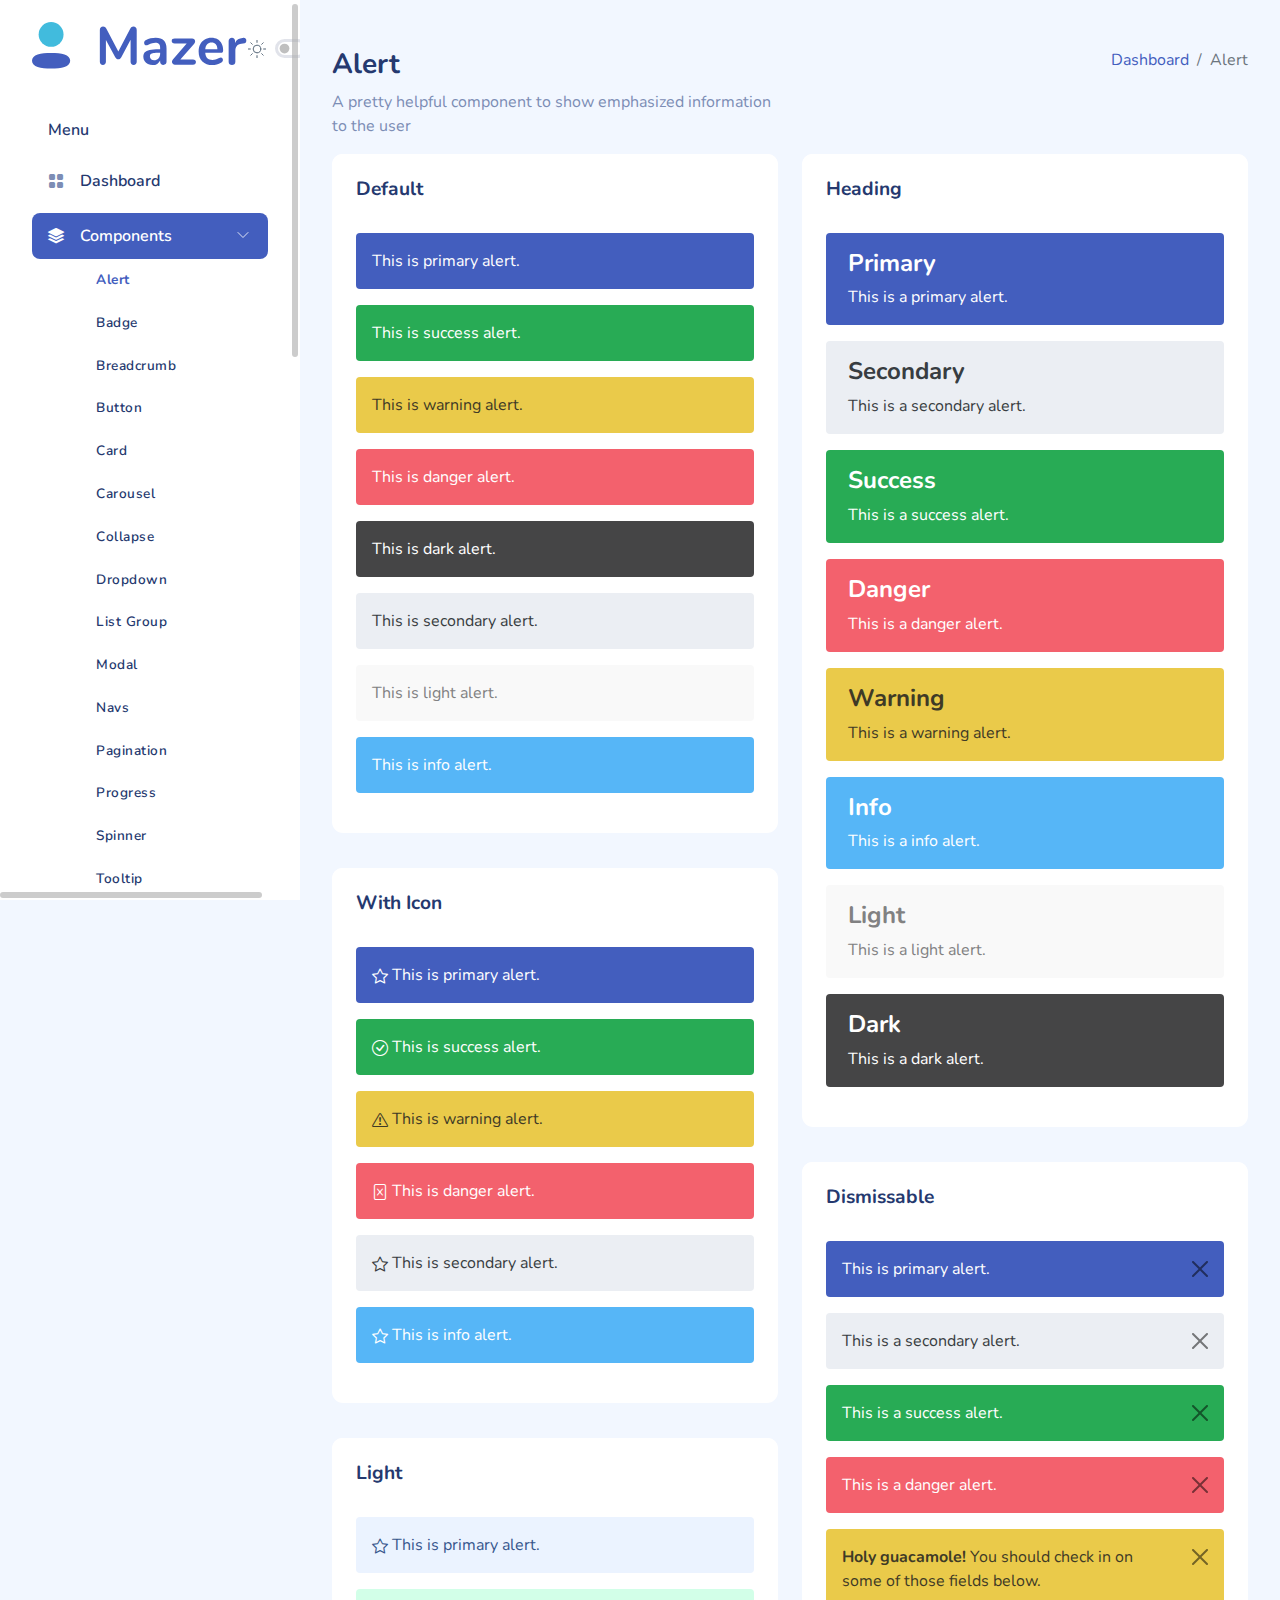
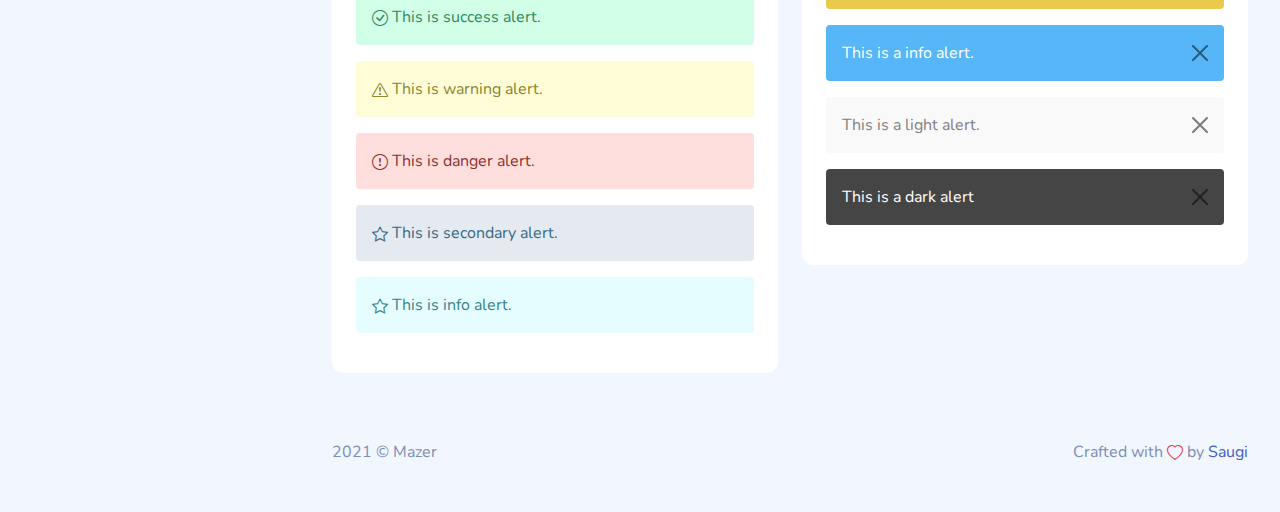
<file: component-alert.html>
<!DOCTYPE html>
<html lang="en">

<head>
    <meta charset="UTF-8">
    <meta name="viewport" content="width=device-width, initial-scale=1.0">
    <title>Alert - Mazer Admin Dashboard</title>
    
    <link rel="stylesheet" href="assets/css/main/app.css">
    <link rel="stylesheet" href="assets/css/main/app-dark.css">
    <link rel="shortcut icon" href="assets/images/logo/favicon.svg" type="image/x-icon">
    <link rel="shortcut icon" href="assets/images/logo/favicon.png" type="image/png">
    
</head>

<body>
    <div id="app">
        <div id="sidebar" class="active">
            <div class="sidebar-wrapper active">
    <div class="sidebar-header position-relative">
        <div class="d-flex justify-content-between align-items-center">
            <div class="logo">
                <a href="index.html"><img src="assets/images/logo/logo.svg" alt="Logo" srcset=""></a>
            </div>
            <div class="theme-toggle d-flex gap-2  align-items-center mt-2">
                <svg xmlns="http://www.w3.org/2000/svg" xmlns:xlink="http://www.w3.org/1999/xlink" aria-hidden="true" role="img" class="iconify iconify--system-uicons" width="20" height="20" preserveAspectRatio="xMidYMid meet" viewBox="0 0 21 21"><g fill="none" fill-rule="evenodd" stroke="currentColor" stroke-linecap="round" stroke-linejoin="round"><path d="M10.5 14.5c2.219 0 4-1.763 4-3.982a4.003 4.003 0 0 0-4-4.018c-2.219 0-4 1.781-4 4c0 2.219 1.781 4 4 4zM4.136 4.136L5.55 5.55m9.9 9.9l1.414 1.414M1.5 10.5h2m14 0h2M4.135 16.863L5.55 15.45m9.899-9.9l1.414-1.415M10.5 19.5v-2m0-14v-2" opacity=".3"></path><g transform="translate(-210 -1)"><path d="M220.5 2.5v2m6.5.5l-1.5 1.5"></path><circle cx="220.5" cy="11.5" r="4"></circle><path d="m214 5l1.5 1.5m5 14v-2m6.5-.5l-1.5-1.5M214 18l1.5-1.5m-4-5h2m14 0h2"></path></g></g></svg>
                <div class="form-check form-switch fs-6">
                    <input class="form-check-input  me-0" type="checkbox" id="toggle-dark" >
                    <label class="form-check-label" ></label>
                </div>
                <svg xmlns="http://www.w3.org/2000/svg" xmlns:xlink="http://www.w3.org/1999/xlink" aria-hidden="true" role="img" class="iconify iconify--mdi" width="20" height="20" preserveAspectRatio="xMidYMid meet" viewBox="0 0 24 24"><path fill="currentColor" d="m17.75 4.09l-2.53 1.94l.91 3.06l-2.63-1.81l-2.63 1.81l.91-3.06l-2.53-1.94L12.44 4l1.06-3l1.06 3l3.19.09m3.5 6.91l-1.64 1.25l.59 1.98l-1.7-1.17l-1.7 1.17l.59-1.98L15.75 11l2.06-.05L18.5 9l.69 1.95l2.06.05m-2.28 4.95c.83-.08 1.72 1.1 1.19 1.85c-.32.45-.66.87-1.08 1.27C15.17 23 8.84 23 4.94 19.07c-3.91-3.9-3.91-10.24 0-14.14c.4-.4.82-.76 1.27-1.08c.75-.53 1.93.36 1.85 1.19c-.27 2.86.69 5.83 2.89 8.02a9.96 9.96 0 0 0 8.02 2.89m-1.64 2.02a12.08 12.08 0 0 1-7.8-3.47c-2.17-2.19-3.33-5-3.49-7.82c-2.81 3.14-2.7 7.96.31 10.98c3.02 3.01 7.84 3.12 10.98.31Z"></path></svg>
            </div>
            <div class="sidebar-toggler  x">
                <a href="#" class="sidebar-hide d-xl-none d-block"><i class="bi bi-x bi-middle"></i></a>
            </div>
        </div>
    </div>
    <div class="sidebar-menu">
        <ul class="menu">
            <li class="sidebar-title">Menu</li>
            
            <li
                class="sidebar-item  ">
                <a href="index.html" class='sidebar-link'>
                    <i class="bi bi-grid-fill"></i>
                    <span>Dashboard</span>
                </a>
            </li>
            
            <li
                class="sidebar-item active has-sub">
                <a href="#" class='sidebar-link'>
                    <i class="bi bi-stack"></i>
                    <span>Components</span>
                </a>
                <ul class="submenu active">
                    <li class="submenu-item active">
                        <a href="component-alert.html">Alert</a>
                    </li>
                    <li class="submenu-item ">
                        <a href="component-badge.html">Badge</a>
                    </li>
                    <li class="submenu-item ">
                        <a href="component-breadcrumb.html">Breadcrumb</a>
                    </li>
                    <li class="submenu-item ">
                        <a href="component-button.html">Button</a>
                    </li>
                    <li class="submenu-item ">
                        <a href="component-card.html">Card</a>
                    </li>
                    <li class="submenu-item ">
                        <a href="component-carousel.html">Carousel</a>
                    </li>
                    <li class="submenu-item ">
                        <a href="component-collapse.html">Collapse</a>
                    </li>
                    <li class="submenu-item ">
                        <a href="component-dropdown.html">Dropdown</a>
                    </li>
                    <li class="submenu-item ">
                        <a href="component-list-group.html">List Group</a>
                    </li>
                    <li class="submenu-item ">
                        <a href="component-modal.html">Modal</a>
                    </li>
                    <li class="submenu-item ">
                        <a href="component-navs.html">Navs</a>
                    </li>
                    <li class="submenu-item ">
                        <a href="component-pagination.html">Pagination</a>
                    </li>
                    <li class="submenu-item ">
                        <a href="component-progress.html">Progress</a>
                    </li>
                    <li class="submenu-item ">
                        <a href="component-spinner.html">Spinner</a>
                    </li>
                    <li class="submenu-item ">
                        <a href="component-tooltip.html">Tooltip</a>
                    </li>
                </ul>
            </li>
            
            <li
                class="sidebar-item  has-sub">
                <a href="#" class='sidebar-link'>
                    <i class="bi bi-collection-fill"></i>
                    <span>Extra Components</span>
                </a>
                <ul class="submenu ">
                    <li class="submenu-item ">
                        <a href="extra-component-avatar.html">Avatar</a>
                    </li>
                    <li class="submenu-item ">
                        <a href="extra-component-sweetalert.html">Sweet Alert</a>
                    </li>
                    <li class="submenu-item ">
                        <a href="extra-component-toastify.html">Toastify</a>
                    </li>
                    <li class="submenu-item ">
                        <a href="extra-component-rating.html">Rating</a>
                    </li>
                    <li class="submenu-item ">
                        <a href="extra-component-divider.html">Divider</a>
                    </li>
                </ul>
            </li>
            
            <li
                class="sidebar-item  has-sub">
                <a href="#" class='sidebar-link'>
                    <i class="bi bi-grid-1x2-fill"></i>
                    <span>Layouts</span>
                </a>
                <ul class="submenu ">
                    <li class="submenu-item ">
                        <a href="layout-default.html">Default Layout</a>
                    </li>
                    <li class="submenu-item ">
                        <a href="layout-vertical-1-column.html">1 Column</a>
                    </li>
                    <li class="submenu-item ">
                        <a href="layout-vertical-navbar.html">Vertical Navbar</a>
                    </li>
                    <li class="submenu-item ">
                        <a href="layout-rtl.html">RTL Layout</a>
                    </li>
                    <li class="submenu-item ">
                        <a href="layout-horizontal.html">Horizontal Menu</a>
                    </li>
                </ul>
            </li>
            
            <li class="sidebar-title">Forms &amp; Tables</li>
            
            <li
                class="sidebar-item  has-sub">
                <a href="#" class='sidebar-link'>
                    <i class="bi bi-hexagon-fill"></i>
                    <span>Form Elements</span>
                </a>
                <ul class="submenu ">
                    <li class="submenu-item ">
                        <a href="form-element-input.html">Input</a>
                    </li>
                    <li class="submenu-item ">
                        <a href="form-element-input-group.html">Input Group</a>
                    </li>
                    <li class="submenu-item ">
                        <a href="form-element-select.html">Select</a>
                    </li>
                    <li class="submenu-item ">
                        <a href="form-element-radio.html">Radio</a>
                    </li>
                    <li class="submenu-item ">
                        <a href="form-element-checkbox.html">Checkbox</a>
                    </li>
                    <li class="submenu-item ">
                        <a href="form-element-textarea.html">Textarea</a>
                    </li>
                </ul>
            </li>
            
            <li
                class="sidebar-item  ">
                <a href="form-layout.html" class='sidebar-link'>
                    <i class="bi bi-file-earmark-medical-fill"></i>
                    <span>Form Layout</span>
                </a>
            </li>
            
            <li
                class="sidebar-item  has-sub">
                <a href="#" class='sidebar-link'>
                    <i class="bi bi-pen-fill"></i>
                    <span>Form Editor</span>
                </a>
                <ul class="submenu ">
                    <li class="submenu-item ">
                        <a href="form-editor-quill.html">Quill</a>
                    </li>
                    <li class="submenu-item ">
                        <a href="form-editor-ckeditor.html">CKEditor</a>
                    </li>
                    <li class="submenu-item ">
                        <a href="form-editor-summernote.html">Summernote</a>
                    </li>
                    <li class="submenu-item ">
                        <a href="form-editor-tinymce.html">TinyMCE</a>
                    </li>
                </ul>
            </li>
            
            <li
                class="sidebar-item  ">
                <a href="table.html" class='sidebar-link'>
                    <i class="bi bi-grid-1x2-fill"></i>
                    <span>Table</span>
                </a>
            </li>
            
            <li
                class="sidebar-item  has-sub">
                <a href="#" class='sidebar-link'>
                    <i class="bi bi-file-earmark-spreadsheet-fill"></i>
                    <span>Datatables</span>
                </a>
                <ul class="submenu ">
                    <li class="submenu-item ">
                        <a href="table-datatable.html">Datatable</a>
                    </li>
                    <li class="submenu-item ">
                        <a href="table-datatable-jquery.html">Datatable (jQuery)</a>
                    </li>
                </ul>
            </li>
            
            <li class="sidebar-title">Extra UI</li>
            
            <li
                class="sidebar-item  has-sub">
                <a href="#" class='sidebar-link'>
                    <i class="bi bi-pentagon-fill"></i>
                    <span>Widgets</span>
                </a>
                <ul class="submenu ">
                    <li class="submenu-item ">
                        <a href="ui-widgets-chatbox.html">Chatbox</a>
                    </li>
                    <li class="submenu-item ">
                        <a href="ui-widgets-pricing.html">Pricing</a>
                    </li>
                    <li class="submenu-item ">
                        <a href="ui-widgets-todolist.html">To-do List</a>
                    </li>
                </ul>
            </li>
            
            <li
                class="sidebar-item  has-sub">
                <a href="#" class='sidebar-link'>
                    <i class="bi bi-egg-fill"></i>
                    <span>Icons</span>
                </a>
                <ul class="submenu ">
                    <li class="submenu-item ">
                        <a href="ui-icons-bootstrap-icons.html">Bootstrap Icons </a>
                    </li>
                    <li class="submenu-item ">
                        <a href="ui-icons-fontawesome.html">Fontawesome</a>
                    </li>
                    <li class="submenu-item ">
                        <a href="ui-icons-dripicons.html">Dripicons</a>
                    </li>
                </ul>
            </li>
            
            <li
                class="sidebar-item  has-sub">
                <a href="#" class='sidebar-link'>
                    <i class="bi bi-bar-chart-fill"></i>
                    <span>Charts</span>
                </a>
                <ul class="submenu ">
                    <li class="submenu-item ">
                        <a href="ui-chart-chartjs.html">ChartJS</a>
                    </li>
                    <li class="submenu-item ">
                        <a href="ui-chart-apexcharts.html">Apexcharts</a>
                    </li>
                </ul>
            </li>
            
            <li
                class="sidebar-item  ">
                <a href="ui-file-uploader.html" class='sidebar-link'>
                    <i class="bi bi-cloud-arrow-up-fill"></i>
                    <span>File Uploader</span>
                </a>
            </li>
            
            <li
                class="sidebar-item  has-sub">
                <a href="#" class='sidebar-link'>
                    <i class="bi bi-map-fill"></i>
                    <span>Maps</span>
                </a>
                <ul class="submenu ">
                    <li class="submenu-item ">
                        <a href="ui-map-google-map.html">Google Map</a>
                    </li>
                    <li class="submenu-item ">
                        <a href="ui-map-jsvectormap.html">JS Vector Map</a>
                    </li>
                </ul>
            </li>
            
            <li class="sidebar-title">Pages</li>
            
            <li
                class="sidebar-item  ">
                <a href="application-email.html" class='sidebar-link'>
                    <i class="bi bi-envelope-fill"></i>
                    <span>Email Application</span>
                </a>
            </li>
            
            <li
                class="sidebar-item  ">
                <a href="application-chat.html" class='sidebar-link'>
                    <i class="bi bi-chat-dots-fill"></i>
                    <span>Chat Application</span>
                </a>
            </li>
            
            <li
                class="sidebar-item  ">
                <a href="application-gallery.html" class='sidebar-link'>
                    <i class="bi bi-image-fill"></i>
                    <span>Photo Gallery</span>
                </a>
            </li>
            
            <li
                class="sidebar-item  ">
                <a href="application-checkout.html" class='sidebar-link'>
                    <i class="bi bi-basket-fill"></i>
                    <span>Checkout Page</span>
                </a>
            </li>
            
            <li
                class="sidebar-item  has-sub">
                <a href="#" class='sidebar-link'>
                    <i class="bi bi-person-badge-fill"></i>
                    <span>Authentication</span>
                </a>
                <ul class="submenu ">
                    <li class="submenu-item ">
                        <a href="auth-login.html">Login</a>
                    </li>
                    <li class="submenu-item ">
                        <a href="auth-register.html">Register</a>
                    </li>
                    <li class="submenu-item ">
                        <a href="auth-forgot-password.html">Forgot Password</a>
                    </li>
                </ul>
            </li>
            
            <li
                class="sidebar-item  has-sub">
                <a href="#" class='sidebar-link'>
                    <i class="bi bi-x-octagon-fill"></i>
                    <span>Errors</span>
                </a>
                <ul class="submenu ">
                    <li class="submenu-item ">
                        <a href="error-403.html">403</a>
                    </li>
                    <li class="submenu-item ">
                        <a href="error-404.html">404</a>
                    </li>
                    <li class="submenu-item ">
                        <a href="error-500.html">500</a>
                    </li>
                </ul>
            </li>
            
            <li class="sidebar-title">Raise Support</li>
            
            <li
                class="sidebar-item  ">
                <a href="https://zuramai.github.io/mazer/docs" class='sidebar-link'>
                    <i class="bi bi-life-preserver"></i>
                    <span>Documentation</span>
                </a>
            </li>
            
            <li
                class="sidebar-item  ">
                <a href="https://github.com/zuramai/mazer/blob/main/CONTRIBUTING.md" class='sidebar-link'>
                    <i class="bi bi-puzzle"></i>
                    <span>Contribute</span>
                </a>
            </li>
            
            <li
                class="sidebar-item  ">
                <a href="https://github.com/zuramai/mazer#donation" class='sidebar-link'>
                    <i class="bi bi-cash"></i>
                    <span>Donate</span>
                </a>
            </li>
            
        </ul>
    </div>
</div>
        </div>
        <div id="main">
            <header class="mb-3">
                <a href="#" class="burger-btn d-block d-xl-none">
                    <i class="bi bi-justify fs-3"></i>
                </a>
            </header>
            
<div class="page-heading">
    <div class="page-title">
        <div class="row">
            <div class="col-12 col-md-6 order-md-1 order-last">
                <h3>Alert</h3>
                <p class="text-subtitle text-muted">A pretty helpful component to show emphasized information to the user</p>
            </div>
            <div class="col-12 col-md-6 order-md-2 order-first">
                <nav aria-label="breadcrumb" class="breadcrumb-header float-start float-lg-end">
                    <ol class="breadcrumb">
                        <li class="breadcrumb-item"><a href="index.html">Dashboard</a></li>
                        <li class="breadcrumb-item active" aria-current="page">Alert</li>
                    </ol>
                </nav>
            </div>
        </div>
    </div>
    <section class="section">
        <div class="row">
            <div class="col-12 col-md-6">
                <div class="card">
                    <div class="card-header">
                        <h4>Default</h4>
                    </div>
                    <div class="card-body">
                        <div class="alert alert-primary">This is primary alert.</div>
                        <div class="alert alert-success">This is success alert.</div>
                        <div class="alert alert-warning">This is warning alert.</div>
                        <div class="alert alert-danger">This is danger alert.</div>
                        <div class="alert alert-dark">This is dark alert.</div>
                        <div class="alert alert-secondary">This is secondary alert.</div>
                        <div class="alert alert-light">This is light alert.</div>
                        <div class="alert alert-info">This is info alert.</div>
                    </div>
                </div>
                <div class="card">
                    <div class="card-header">
                        <h4>With Icon</h4>
                    </div>
                    <div class="card-body">
                        <div class="alert alert-primary"><i class="bi bi-star"></i> This is primary alert.</div>
                        <div class="alert alert-success"><i class="bi bi-check-circle"></i> This is success alert.</div>
                        <div class="alert alert-warning"><i class="bi bi-exclamation-triangle"></i> This is warning
                            alert.</div>
                        <div class="alert alert-danger"><i class="bi bi-file-excel"></i> This is danger alert.</div>
                        <div class="alert alert-secondary"><i class="bi bi-star"></i> This is secondary alert.</div>
                        <div class="alert alert-info"><i class="bi bi-star"></i> This is info alert.</div>
                    </div>
                </div>
                <div class="card">
                    <div class="card-header">
                        <h4>Light</h4>
                    </div>
                    <div class="card-body">
                        <div class="alert alert-light-primary color-primary"><i class="bi bi-star"></i> This is primary
                            alert.</div>
                        <div class="alert alert-light-success color-success"><i class="bi bi-check-circle"></i> This is
                            success alert.</div>
                        <div class="alert alert-light-warning color-warning"><i class="bi bi-exclamation-triangle"></i>
                            This is warning alert.</div>
                        <div class="alert alert-light-danger color-danger"><i class="bi bi-exclamation-circle"></i> This
                            is danger alert.</div>
                        <div class="alert alert-light-secondary color-secondary"><i class="bi bi-star"></i> This is
                            secondary alert.</div>
                        <div class="alert alert-light-info color-info"><i class="bi bi-star"></i> This is info alert.
                        </div>
                    </div>
                </div>
            </div>
            <div class="col-12 col-md-6">
                <div class="card">
                    <div class="card-header">
                        <h4>Heading</h4>
                    </div>
                    <div class="card-body">
                        <div class="alert alert-primary">
                            <h4 class="alert-heading">Primary</h4>
                            <p>This is a primary alert.</p>
                        </div>
                        <div class="alert alert-secondary">
                            <h4 class="alert-heading">Secondary</h4>
                            <p>This is a secondary alert.</p>
                        </div>
                        <div class="alert alert-success">
                            <h4 class="alert-heading">Success</h4>
                            <p>This is a success alert.</p>
                        </div>
                        <div class="alert alert-danger">
                            <h4 class="alert-heading">Danger</h4>
                            <p>This is a danger alert.</p>
                        </div>
                        <div class="alert alert-warning">
                            <h4 class="alert-heading">Warning</h4>
                            <p>This is a warning alert.</p>
                        </div>
                        <div class="alert alert-info">
                            <h4 class="alert-heading">Info</h4>
                            <p>This is a info alert.</p>
                        </div>
                        <div class="alert alert-light">
                            <h4 class="alert-heading">Light</h4>
                            <p>This is a light alert.</p>
                        </div>
                        <div class="alert alert-dark">
                            <h4 class="alert-heading">Dark</h4>
                            <p>This is a dark alert.</p>
                        </div>
                    </div>
                </div>
                <div class="card">
                    <div class="card-header">
                        <h4>Dismissable</h4>
                    </div>
                    <div class="card-body">
                        <div class="alert alert-primary alert-dismissible fade show" role="alert">
                            This is primary alert.
                            <button type="button" class="btn-close" data-bs-dismiss="alert" aria-label="Close"></button>
                        </div>
                        <div class="alert alert-secondary alert-dismissible show fade">
                            This is a secondary alert.
                            <button type="button" class="btn-close" data-bs-dismiss="alert" aria-label="Close"></button>
                        </div>
                        <div class="alert alert-success alert-dismissible show fade">
                            This is a success alert.
                            <button type="button" class="btn-close" data-bs-dismiss="alert" aria-label="Close"></button>
                        </div>
                        <div class="alert alert-danger alert-dismissible show fade">
                            This is a danger alert.
                            <button type="button" class="btn-close" data-bs-dismiss="alert" aria-label="Close"></button>
                        </div>
                        <div class="alert alert-warning alert-dismissible fade show" role="alert">
                            <strong>Holy guacamole!</strong> You should check in on some of those fields below.
                            <button type="button" class="btn-close" data-bs-dismiss="alert" aria-label="Close"></button>
                        </div>
                        <div class="alert alert-info alert-dismissible show fade">
                            This is a info alert.
                            <button type="button" class="btn-close" data-bs-dismiss="alert" aria-label="Close"></button>
                        </div>
                        <div class="alert alert-light alert-dismissible show fade">
                            This is a light alert.
                            <button type="button" class="btn-close" data-bs-dismiss="alert" aria-label="Close"></button>
                        </div>
                        <div class="alert alert-dark alert-dismissible show fade">
                            This is a dark alert
                            <button type="button" class="btn-close" data-bs-dismiss="alert" aria-label="Close"></button>
                        </div>
                    </div>
                </div>
            </div>
        </div>
    </section>
</div>

            <footer>
                <div class="footer clearfix mb-0 text-muted">
                    <div class="float-start">
                        <p>2021 &copy; Mazer</p>
                    </div>
                    <div class="float-end">
                        <p>Crafted with <span class="text-danger"><i class="bi bi-heart"></i></span> by <a
                                href="https://saugi.me">Saugi</a></p>
                    </div>
                </div>
            </footer>
        </div>
    </div>
    <script src="assets/js/app.js"></script>
    
</body>

</html>
</file>
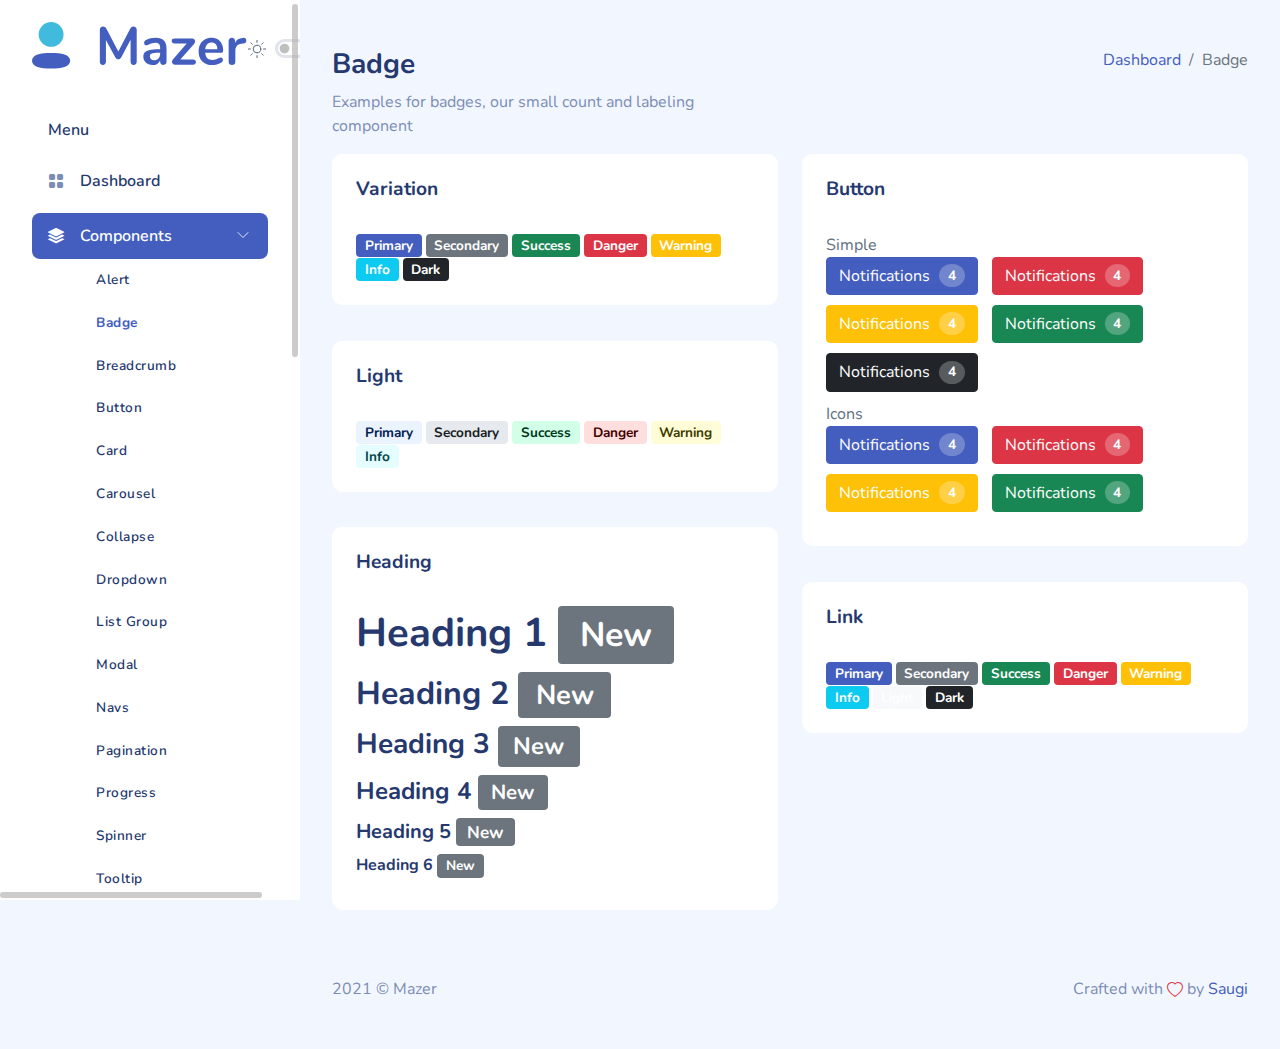
<file: component-badge.html>
<!DOCTYPE html>
<html lang="en">

<head>
    <meta charset="UTF-8">
    <meta name="viewport" content="width=device-width, initial-scale=1.0">
    <title>Badge - Mazer Admin Dashboard</title>
    
    <link rel="stylesheet" href="assets/css/main/app.css">
    <link rel="stylesheet" href="assets/css/main/app-dark.css">
    <link rel="shortcut icon" href="assets/images/logo/favicon.svg" type="image/x-icon">
    <link rel="shortcut icon" href="assets/images/logo/favicon.png" type="image/png">
    
</head>

<body>
    <div id="app">
        <div id="sidebar" class="active">
            <div class="sidebar-wrapper active">
    <div class="sidebar-header position-relative">
        <div class="d-flex justify-content-between align-items-center">
            <div class="logo">
                <a href="index.html"><img src="assets/images/logo/logo.svg" alt="Logo" srcset=""></a>
            </div>
            <div class="theme-toggle d-flex gap-2  align-items-center mt-2">
                <svg xmlns="http://www.w3.org/2000/svg" xmlns:xlink="http://www.w3.org/1999/xlink" aria-hidden="true" role="img" class="iconify iconify--system-uicons" width="20" height="20" preserveAspectRatio="xMidYMid meet" viewBox="0 0 21 21"><g fill="none" fill-rule="evenodd" stroke="currentColor" stroke-linecap="round" stroke-linejoin="round"><path d="M10.5 14.5c2.219 0 4-1.763 4-3.982a4.003 4.003 0 0 0-4-4.018c-2.219 0-4 1.781-4 4c0 2.219 1.781 4 4 4zM4.136 4.136L5.55 5.55m9.9 9.9l1.414 1.414M1.5 10.5h2m14 0h2M4.135 16.863L5.55 15.45m9.899-9.9l1.414-1.415M10.5 19.5v-2m0-14v-2" opacity=".3"></path><g transform="translate(-210 -1)"><path d="M220.5 2.5v2m6.5.5l-1.5 1.5"></path><circle cx="220.5" cy="11.5" r="4"></circle><path d="m214 5l1.5 1.5m5 14v-2m6.5-.5l-1.5-1.5M214 18l1.5-1.5m-4-5h2m14 0h2"></path></g></g></svg>
                <div class="form-check form-switch fs-6">
                    <input class="form-check-input  me-0" type="checkbox" id="toggle-dark" >
                    <label class="form-check-label" ></label>
                </div>
                <svg xmlns="http://www.w3.org/2000/svg" xmlns:xlink="http://www.w3.org/1999/xlink" aria-hidden="true" role="img" class="iconify iconify--mdi" width="20" height="20" preserveAspectRatio="xMidYMid meet" viewBox="0 0 24 24"><path fill="currentColor" d="m17.75 4.09l-2.53 1.94l.91 3.06l-2.63-1.81l-2.63 1.81l.91-3.06l-2.53-1.94L12.44 4l1.06-3l1.06 3l3.19.09m3.5 6.91l-1.64 1.25l.59 1.98l-1.7-1.17l-1.7 1.17l.59-1.98L15.75 11l2.06-.05L18.5 9l.69 1.95l2.06.05m-2.28 4.95c.83-.08 1.72 1.1 1.19 1.85c-.32.45-.66.87-1.08 1.27C15.17 23 8.84 23 4.94 19.07c-3.91-3.9-3.91-10.24 0-14.14c.4-.4.82-.76 1.27-1.08c.75-.53 1.93.36 1.85 1.19c-.27 2.86.69 5.83 2.89 8.02a9.96 9.96 0 0 0 8.02 2.89m-1.64 2.02a12.08 12.08 0 0 1-7.8-3.47c-2.17-2.19-3.33-5-3.49-7.82c-2.81 3.14-2.7 7.96.31 10.98c3.02 3.01 7.84 3.12 10.98.31Z"></path></svg>
            </div>
            <div class="sidebar-toggler  x">
                <a href="#" class="sidebar-hide d-xl-none d-block"><i class="bi bi-x bi-middle"></i></a>
            </div>
        </div>
    </div>
    <div class="sidebar-menu">
        <ul class="menu">
            <li class="sidebar-title">Menu</li>
            
            <li
                class="sidebar-item  ">
                <a href="index.html" class='sidebar-link'>
                    <i class="bi bi-grid-fill"></i>
                    <span>Dashboard</span>
                </a>
            </li>
            
            <li
                class="sidebar-item active has-sub">
                <a href="#" class='sidebar-link'>
                    <i class="bi bi-stack"></i>
                    <span>Components</span>
                </a>
                <ul class="submenu active">
                    <li class="submenu-item ">
                        <a href="component-alert.html">Alert</a>
                    </li>
                    <li class="submenu-item active">
                        <a href="component-badge.html">Badge</a>
                    </li>
                    <li class="submenu-item ">
                        <a href="component-breadcrumb.html">Breadcrumb</a>
                    </li>
                    <li class="submenu-item ">
                        <a href="component-button.html">Button</a>
                    </li>
                    <li class="submenu-item ">
                        <a href="component-card.html">Card</a>
                    </li>
                    <li class="submenu-item ">
                        <a href="component-carousel.html">Carousel</a>
                    </li>
                    <li class="submenu-item ">
                        <a href="component-collapse.html">Collapse</a>
                    </li>
                    <li class="submenu-item ">
                        <a href="component-dropdown.html">Dropdown</a>
                    </li>
                    <li class="submenu-item ">
                        <a href="component-list-group.html">List Group</a>
                    </li>
                    <li class="submenu-item ">
                        <a href="component-modal.html">Modal</a>
                    </li>
                    <li class="submenu-item ">
                        <a href="component-navs.html">Navs</a>
                    </li>
                    <li class="submenu-item ">
                        <a href="component-pagination.html">Pagination</a>
                    </li>
                    <li class="submenu-item ">
                        <a href="component-progress.html">Progress</a>
                    </li>
                    <li class="submenu-item ">
                        <a href="component-spinner.html">Spinner</a>
                    </li>
                    <li class="submenu-item ">
                        <a href="component-tooltip.html">Tooltip</a>
                    </li>
                </ul>
            </li>
            
            <li
                class="sidebar-item  has-sub">
                <a href="#" class='sidebar-link'>
                    <i class="bi bi-collection-fill"></i>
                    <span>Extra Components</span>
                </a>
                <ul class="submenu ">
                    <li class="submenu-item ">
                        <a href="extra-component-avatar.html">Avatar</a>
                    </li>
                    <li class="submenu-item ">
                        <a href="extra-component-sweetalert.html">Sweet Alert</a>
                    </li>
                    <li class="submenu-item ">
                        <a href="extra-component-toastify.html">Toastify</a>
                    </li>
                    <li class="submenu-item ">
                        <a href="extra-component-rating.html">Rating</a>
                    </li>
                    <li class="submenu-item ">
                        <a href="extra-component-divider.html">Divider</a>
                    </li>
                </ul>
            </li>
            
            <li
                class="sidebar-item  has-sub">
                <a href="#" class='sidebar-link'>
                    <i class="bi bi-grid-1x2-fill"></i>
                    <span>Layouts</span>
                </a>
                <ul class="submenu ">
                    <li class="submenu-item ">
                        <a href="layout-default.html">Default Layout</a>
                    </li>
                    <li class="submenu-item ">
                        <a href="layout-vertical-1-column.html">1 Column</a>
                    </li>
                    <li class="submenu-item ">
                        <a href="layout-vertical-navbar.html">Vertical Navbar</a>
                    </li>
                    <li class="submenu-item ">
                        <a href="layout-rtl.html">RTL Layout</a>
                    </li>
                    <li class="submenu-item ">
                        <a href="layout-horizontal.html">Horizontal Menu</a>
                    </li>
                </ul>
            </li>
            
            <li class="sidebar-title">Forms &amp; Tables</li>
            
            <li
                class="sidebar-item  has-sub">
                <a href="#" class='sidebar-link'>
                    <i class="bi bi-hexagon-fill"></i>
                    <span>Form Elements</span>
                </a>
                <ul class="submenu ">
                    <li class="submenu-item ">
                        <a href="form-element-input.html">Input</a>
                    </li>
                    <li class="submenu-item ">
                        <a href="form-element-input-group.html">Input Group</a>
                    </li>
                    <li class="submenu-item ">
                        <a href="form-element-select.html">Select</a>
                    </li>
                    <li class="submenu-item ">
                        <a href="form-element-radio.html">Radio</a>
                    </li>
                    <li class="submenu-item ">
                        <a href="form-element-checkbox.html">Checkbox</a>
                    </li>
                    <li class="submenu-item ">
                        <a href="form-element-textarea.html">Textarea</a>
                    </li>
                </ul>
            </li>
            
            <li
                class="sidebar-item  ">
                <a href="form-layout.html" class='sidebar-link'>
                    <i class="bi bi-file-earmark-medical-fill"></i>
                    <span>Form Layout</span>
                </a>
            </li>
            
            <li
                class="sidebar-item  has-sub">
                <a href="#" class='sidebar-link'>
                    <i class="bi bi-pen-fill"></i>
                    <span>Form Editor</span>
                </a>
                <ul class="submenu ">
                    <li class="submenu-item ">
                        <a href="form-editor-quill.html">Quill</a>
                    </li>
                    <li class="submenu-item ">
                        <a href="form-editor-ckeditor.html">CKEditor</a>
                    </li>
                    <li class="submenu-item ">
                        <a href="form-editor-summernote.html">Summernote</a>
                    </li>
                    <li class="submenu-item ">
                        <a href="form-editor-tinymce.html">TinyMCE</a>
                    </li>
                </ul>
            </li>
            
            <li
                class="sidebar-item  ">
                <a href="table.html" class='sidebar-link'>
                    <i class="bi bi-grid-1x2-fill"></i>
                    <span>Table</span>
                </a>
            </li>
            
            <li
                class="sidebar-item  has-sub">
                <a href="#" class='sidebar-link'>
                    <i class="bi bi-file-earmark-spreadsheet-fill"></i>
                    <span>Datatables</span>
                </a>
                <ul class="submenu ">
                    <li class="submenu-item ">
                        <a href="table-datatable.html">Datatable</a>
                    </li>
                    <li class="submenu-item ">
                        <a href="table-datatable-jquery.html">Datatable (jQuery)</a>
                    </li>
                </ul>
            </li>
            
            <li class="sidebar-title">Extra UI</li>
            
            <li
                class="sidebar-item  has-sub">
                <a href="#" class='sidebar-link'>
                    <i class="bi bi-pentagon-fill"></i>
                    <span>Widgets</span>
                </a>
                <ul class="submenu ">
                    <li class="submenu-item ">
                        <a href="ui-widgets-chatbox.html">Chatbox</a>
                    </li>
                    <li class="submenu-item ">
                        <a href="ui-widgets-pricing.html">Pricing</a>
                    </li>
                    <li class="submenu-item ">
                        <a href="ui-widgets-todolist.html">To-do List</a>
                    </li>
                </ul>
            </li>
            
            <li
                class="sidebar-item  has-sub">
                <a href="#" class='sidebar-link'>
                    <i class="bi bi-egg-fill"></i>
                    <span>Icons</span>
                </a>
                <ul class="submenu ">
                    <li class="submenu-item ">
                        <a href="ui-icons-bootstrap-icons.html">Bootstrap Icons </a>
                    </li>
                    <li class="submenu-item ">
                        <a href="ui-icons-fontawesome.html">Fontawesome</a>
                    </li>
                    <li class="submenu-item ">
                        <a href="ui-icons-dripicons.html">Dripicons</a>
                    </li>
                </ul>
            </li>
            
            <li
                class="sidebar-item  has-sub">
                <a href="#" class='sidebar-link'>
                    <i class="bi bi-bar-chart-fill"></i>
                    <span>Charts</span>
                </a>
                <ul class="submenu ">
                    <li class="submenu-item ">
                        <a href="ui-chart-chartjs.html">ChartJS</a>
                    </li>
                    <li class="submenu-item ">
                        <a href="ui-chart-apexcharts.html">Apexcharts</a>
                    </li>
                </ul>
            </li>
            
            <li
                class="sidebar-item  ">
                <a href="ui-file-uploader.html" class='sidebar-link'>
                    <i class="bi bi-cloud-arrow-up-fill"></i>
                    <span>File Uploader</span>
                </a>
            </li>
            
            <li
                class="sidebar-item  has-sub">
                <a href="#" class='sidebar-link'>
                    <i class="bi bi-map-fill"></i>
                    <span>Maps</span>
                </a>
                <ul class="submenu ">
                    <li class="submenu-item ">
                        <a href="ui-map-google-map.html">Google Map</a>
                    </li>
                    <li class="submenu-item ">
                        <a href="ui-map-jsvectormap.html">JS Vector Map</a>
                    </li>
                </ul>
            </li>
            
            <li class="sidebar-title">Pages</li>
            
            <li
                class="sidebar-item  ">
                <a href="application-email.html" class='sidebar-link'>
                    <i class="bi bi-envelope-fill"></i>
                    <span>Email Application</span>
                </a>
            </li>
            
            <li
                class="sidebar-item  ">
                <a href="application-chat.html" class='sidebar-link'>
                    <i class="bi bi-chat-dots-fill"></i>
                    <span>Chat Application</span>
                </a>
            </li>
            
            <li
                class="sidebar-item  ">
                <a href="application-gallery.html" class='sidebar-link'>
                    <i class="bi bi-image-fill"></i>
                    <span>Photo Gallery</span>
                </a>
            </li>
            
            <li
                class="sidebar-item  ">
                <a href="application-checkout.html" class='sidebar-link'>
                    <i class="bi bi-basket-fill"></i>
                    <span>Checkout Page</span>
                </a>
            </li>
            
            <li
                class="sidebar-item  has-sub">
                <a href="#" class='sidebar-link'>
                    <i class="bi bi-person-badge-fill"></i>
                    <span>Authentication</span>
                </a>
                <ul class="submenu ">
                    <li class="submenu-item ">
                        <a href="auth-login.html">Login</a>
                    </li>
                    <li class="submenu-item ">
                        <a href="auth-register.html">Register</a>
                    </li>
                    <li class="submenu-item ">
                        <a href="auth-forgot-password.html">Forgot Password</a>
                    </li>
                </ul>
            </li>
            
            <li
                class="sidebar-item  has-sub">
                <a href="#" class='sidebar-link'>
                    <i class="bi bi-x-octagon-fill"></i>
                    <span>Errors</span>
                </a>
                <ul class="submenu ">
                    <li class="submenu-item ">
                        <a href="error-403.html">403</a>
                    </li>
                    <li class="submenu-item ">
                        <a href="error-404.html">404</a>
                    </li>
                    <li class="submenu-item ">
                        <a href="error-500.html">500</a>
                    </li>
                </ul>
            </li>
            
            <li class="sidebar-title">Raise Support</li>
            
            <li
                class="sidebar-item  ">
                <a href="https://zuramai.github.io/mazer/docs" class='sidebar-link'>
                    <i class="bi bi-life-preserver"></i>
                    <span>Documentation</span>
                </a>
            </li>
            
            <li
                class="sidebar-item  ">
                <a href="https://github.com/zuramai/mazer/blob/main/CONTRIBUTING.md" class='sidebar-link'>
                    <i class="bi bi-puzzle"></i>
                    <span>Contribute</span>
                </a>
            </li>
            
            <li
                class="sidebar-item  ">
                <a href="https://github.com/zuramai/mazer#donation" class='sidebar-link'>
                    <i class="bi bi-cash"></i>
                    <span>Donate</span>
                </a>
            </li>
            
        </ul>
    </div>
</div>
        </div>
        <div id="main">
            <header class="mb-3">
                <a href="#" class="burger-btn d-block d-xl-none">
                    <i class="bi bi-justify fs-3"></i>
                </a>
            </header>
            
<div class="page-heading">
    <div class="page-title">
        <div class="row">
            <div class="col-12 col-md-6 order-md-1 order-last">
                <h3>Badge</h3>
                <p class="text-subtitle text-muted">Examples for badges, our small count and labeling component</p>
            </div>
            <div class="col-12 col-md-6 order-md-2 order-first">
                <nav aria-label="breadcrumb" class="breadcrumb-header float-start float-lg-end">
                    <ol class="breadcrumb">
                        <li class="breadcrumb-item"><a href="index.html">Dashboard</a></li>
                        <li class="breadcrumb-item active" aria-current="page">Badge</li>
                    </ol>
                </nav>
            </div>
        </div>
    </div>
    <section class="section">
        <div class="row">
            <div class="col-12 col-md-6 col-lg-6">
                <div class="card">
                    <div class="card-header">
                        <h4>Variation</h4>
                    </div>
                    <div class="card-body">
                        <div class="badges">
                            <span class="badge bg-primary">Primary</span>
                            <span class="badge bg-secondary">Secondary</span>
                            <span class="badge bg-success">Success</span>
                            <span class="badge bg-danger">Danger</span>
                            <span class="badge bg-warning">Warning</span>
                            <span class="badge bg-info">Info</span>
                            <span class="badge bg-dark">Dark</span>
                        </div>
                    </div>
                </div>
                <div class="card">
                    <div class="card-header">
                        <h4>Light</h4>
                    </div>
                    <div class="card-body">
                        <div class="badges">
                            <span class="badge bg-light-primary">Primary</span>
                            <span class="badge bg-light-secondary">Secondary</span>
                            <span class="badge bg-light-success">Success</span>
                            <span class="badge bg-light-danger">Danger</span>
                            <span class="badge bg-light-warning">Warning</span>
                            <span class="badge bg-light-info">Info</span>
                            <span class="badge bg-light-dark">Dark</span>
                        </div>
                    </div>
                </div>
                <div class="card">
                    <div class="card-header">
                        <h4>Heading</h4>
                    </div>
                    <div class="card-body">
                        <h1>Heading 1 <span class="badge bg-secondary">New</span></h1>
                        <h2>Heading 2 <span class="badge bg-secondary">New</span></h2>
                        <h3>Heading 3 <span class="badge bg-secondary">New</span></h3>
                        <h4>Heading 4 <span class="badge bg-secondary">New</span></h4>
                        <h5>Heading 5 <span class="badge bg-secondary">New</span></h5>
                        <h6>Heading 6 <span class="badge bg-secondary">New</span></h6>
                    </div>
                </div>
            </div>
            <div class="col-12 col-md-6 col-lg-6">
                <div class="card">
                    <div class="card-header">
                        <h4>Button</h4>
                    </div>
                    <div class="card-body">
                        <div class="buttons">
                            <div class="section-title mt-0">Simple</div>
                            <button type="button" class="btn btn-primary">
                                Notifications <span class="badge bg-transparent">4</span>
                            </button>
                            <button type="button" class="btn btn-danger">
                                Notifications <span class="badge bg-transparent">4</span>
                            </button>
                            <button type="button" class="btn btn-warning">
                                Notifications <span class="badge bg-transparent">4</span>
                            </button>
                            <button type="button" class="btn btn-success">
                                Notifications <span class="badge bg-transparent">4</span>
                            </button>
                            <button type="button" class="btn btn-dark">
                                Notifications <span class="badge bg-transparent">4</span>
                            </button>
                            <div class="section-title">Icons</div>
                            <button type="button" class="btn btn-primary btn-icon icon-left">
                                <i class="fas fa-plane"></i> Notifications <span class="badge bg-transparent">4</span>
                            </button>
                            <button type="button" class="btn btn-danger btn-icon icon-left">
                                <i class="fas fa-plane"></i> Notifications <span class="badge bg-transparent">4</span>
                            </button>
                            <button type="button" class="btn btn-warning btn-icon icon-left">
                                <i class="fas fa-plane"></i> Notifications <span class="badge bg-transparent">4</span>
                            </button>
                            <button type="button" class="btn btn-success btn-icon icon-left">
                                <i class="fas fa-plane"></i> Notifications <span class="badge bg-transparent">4</span>
                            </button>
                        </div>
                    </div>
                </div>
                <div class="card">
                    <div class="card-header">
                        <h4>Link</h4>
                    </div>
                    <div class="card-body">
                        <div class="badges">
                            <a href="#" class="badge bg-primary">Primary</a>
                            <a href="#" class="badge bg-secondary">Secondary</a>
                            <a href="#" class="badge bg-success">Success</a>
                            <a href="#" class="badge bg-danger">Danger</a>
                            <a href="#" class="badge bg-warning">Warning</a>
                            <a href="#" class="badge bg-info">Info</a>
                            <a href="#" class="badge bg-light">Light</a>
                            <a href="#" class="badge bg-dark">Dark</a>
                        </div>
                    </div>
                </div>
            </div>
        </div>
    </section>
</div>

            <footer>
                <div class="footer clearfix mb-0 text-muted">
                    <div class="float-start">
                        <p>2021 &copy; Mazer</p>
                    </div>
                    <div class="float-end">
                        <p>Crafted with <span class="text-danger"><i class="bi bi-heart"></i></span> by <a
                                href="https://saugi.me">Saugi</a></p>
                    </div>
                </div>
            </footer>
        </div>
    </div>
    <script src="assets/js/app.js"></script>
    
</body>

</html>
</file>
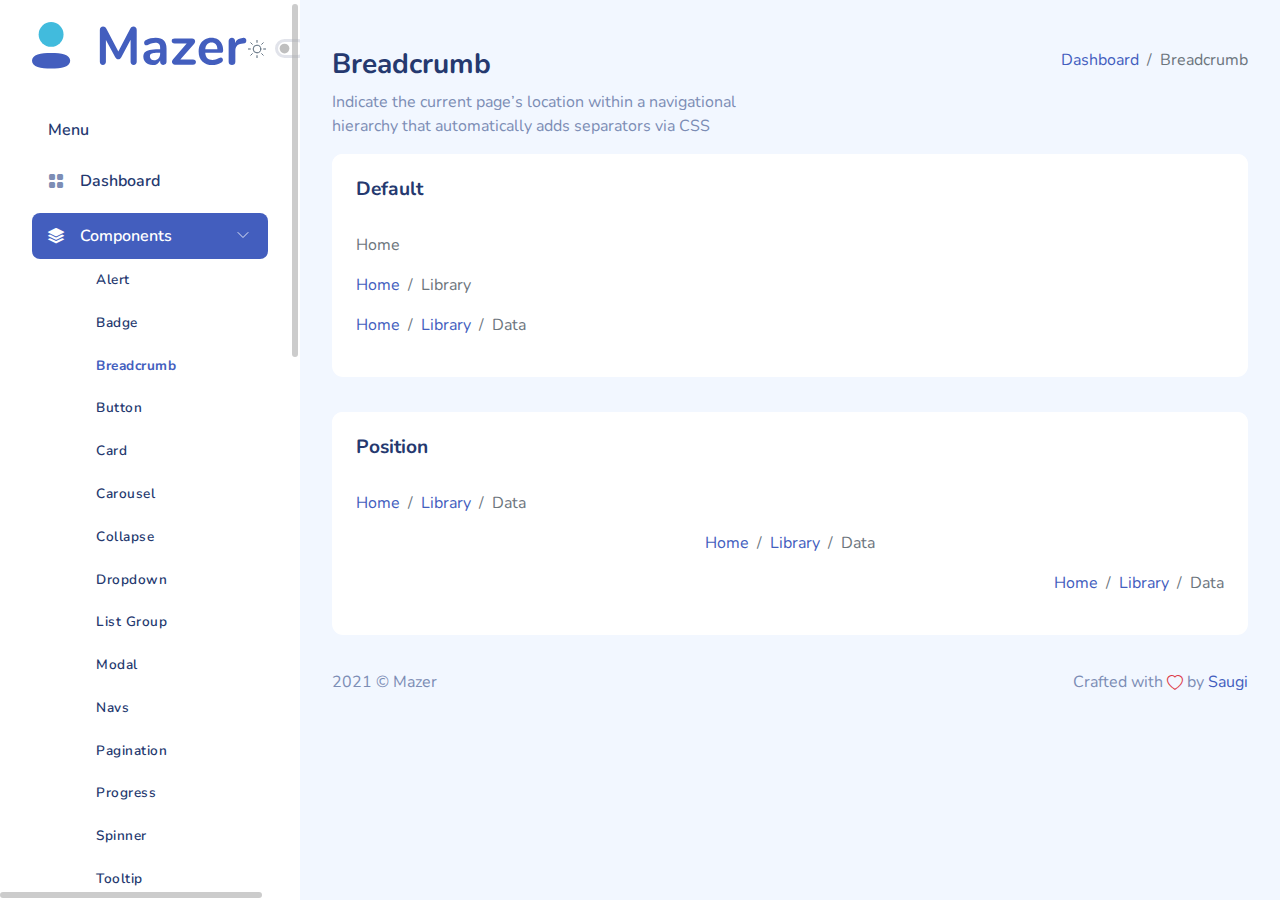
<file: component-breadcrumb.html>
<!DOCTYPE html>
<html lang="en">

<head>
    <meta charset="UTF-8">
    <meta name="viewport" content="width=device-width, initial-scale=1.0">
    <title>Breadcrumb - Mazer Admin Dashboard</title>
    
    <link rel="stylesheet" href="assets/css/main/app.css">
    <link rel="stylesheet" href="assets/css/main/app-dark.css">
    <link rel="shortcut icon" href="assets/images/logo/favicon.svg" type="image/x-icon">
    <link rel="shortcut icon" href="assets/images/logo/favicon.png" type="image/png">
    
</head>

<body>
    <div id="app">
        <div id="sidebar" class="active">
            <div class="sidebar-wrapper active">
    <div class="sidebar-header position-relative">
        <div class="d-flex justify-content-between align-items-center">
            <div class="logo">
                <a href="index.html"><img src="assets/images/logo/logo.svg" alt="Logo" srcset=""></a>
            </div>
            <div class="theme-toggle d-flex gap-2  align-items-center mt-2">
                <svg xmlns="http://www.w3.org/2000/svg" xmlns:xlink="http://www.w3.org/1999/xlink" aria-hidden="true" role="img" class="iconify iconify--system-uicons" width="20" height="20" preserveAspectRatio="xMidYMid meet" viewBox="0 0 21 21"><g fill="none" fill-rule="evenodd" stroke="currentColor" stroke-linecap="round" stroke-linejoin="round"><path d="M10.5 14.5c2.219 0 4-1.763 4-3.982a4.003 4.003 0 0 0-4-4.018c-2.219 0-4 1.781-4 4c0 2.219 1.781 4 4 4zM4.136 4.136L5.55 5.55m9.9 9.9l1.414 1.414M1.5 10.5h2m14 0h2M4.135 16.863L5.55 15.45m9.899-9.9l1.414-1.415M10.5 19.5v-2m0-14v-2" opacity=".3"></path><g transform="translate(-210 -1)"><path d="M220.5 2.5v2m6.5.5l-1.5 1.5"></path><circle cx="220.5" cy="11.5" r="4"></circle><path d="m214 5l1.5 1.5m5 14v-2m6.5-.5l-1.5-1.5M214 18l1.5-1.5m-4-5h2m14 0h2"></path></g></g></svg>
                <div class="form-check form-switch fs-6">
                    <input class="form-check-input  me-0" type="checkbox" id="toggle-dark" >
                    <label class="form-check-label" ></label>
                </div>
                <svg xmlns="http://www.w3.org/2000/svg" xmlns:xlink="http://www.w3.org/1999/xlink" aria-hidden="true" role="img" class="iconify iconify--mdi" width="20" height="20" preserveAspectRatio="xMidYMid meet" viewBox="0 0 24 24"><path fill="currentColor" d="m17.75 4.09l-2.53 1.94l.91 3.06l-2.63-1.81l-2.63 1.81l.91-3.06l-2.53-1.94L12.44 4l1.06-3l1.06 3l3.19.09m3.5 6.91l-1.64 1.25l.59 1.98l-1.7-1.17l-1.7 1.17l.59-1.98L15.75 11l2.06-.05L18.5 9l.69 1.95l2.06.05m-2.28 4.95c.83-.08 1.72 1.1 1.19 1.85c-.32.45-.66.87-1.08 1.27C15.17 23 8.84 23 4.94 19.07c-3.91-3.9-3.91-10.24 0-14.14c.4-.4.82-.76 1.27-1.08c.75-.53 1.93.36 1.85 1.19c-.27 2.86.69 5.83 2.89 8.02a9.96 9.96 0 0 0 8.02 2.89m-1.64 2.02a12.08 12.08 0 0 1-7.8-3.47c-2.17-2.19-3.33-5-3.49-7.82c-2.81 3.14-2.7 7.96.31 10.98c3.02 3.01 7.84 3.12 10.98.31Z"></path></svg>
            </div>
            <div class="sidebar-toggler  x">
                <a href="#" class="sidebar-hide d-xl-none d-block"><i class="bi bi-x bi-middle"></i></a>
            </div>
        </div>
    </div>
    <div class="sidebar-menu">
        <ul class="menu">
            <li class="sidebar-title">Menu</li>
            
            <li
                class="sidebar-item  ">
                <a href="index.html" class='sidebar-link'>
                    <i class="bi bi-grid-fill"></i>
                    <span>Dashboard</span>
                </a>
            </li>
            
            <li
                class="sidebar-item active has-sub">
                <a href="#" class='sidebar-link'>
                    <i class="bi bi-stack"></i>
                    <span>Components</span>
                </a>
                <ul class="submenu active">
                    <li class="submenu-item ">
                        <a href="component-alert.html">Alert</a>
                    </li>
                    <li class="submenu-item ">
                        <a href="component-badge.html">Badge</a>
                    </li>
                    <li class="submenu-item active">
                        <a href="component-breadcrumb.html">Breadcrumb</a>
                    </li>
                    <li class="submenu-item ">
                        <a href="component-button.html">Button</a>
                    </li>
                    <li class="submenu-item ">
                        <a href="component-card.html">Card</a>
                    </li>
                    <li class="submenu-item ">
                        <a href="component-carousel.html">Carousel</a>
                    </li>
                    <li class="submenu-item ">
                        <a href="component-collapse.html">Collapse</a>
                    </li>
                    <li class="submenu-item ">
                        <a href="component-dropdown.html">Dropdown</a>
                    </li>
                    <li class="submenu-item ">
                        <a href="component-list-group.html">List Group</a>
                    </li>
                    <li class="submenu-item ">
                        <a href="component-modal.html">Modal</a>
                    </li>
                    <li class="submenu-item ">
                        <a href="component-navs.html">Navs</a>
                    </li>
                    <li class="submenu-item ">
                        <a href="component-pagination.html">Pagination</a>
                    </li>
                    <li class="submenu-item ">
                        <a href="component-progress.html">Progress</a>
                    </li>
                    <li class="submenu-item ">
                        <a href="component-spinner.html">Spinner</a>
                    </li>
                    <li class="submenu-item ">
                        <a href="component-tooltip.html">Tooltip</a>
                    </li>
                </ul>
            </li>
            
            <li
                class="sidebar-item  has-sub">
                <a href="#" class='sidebar-link'>
                    <i class="bi bi-collection-fill"></i>
                    <span>Extra Components</span>
                </a>
                <ul class="submenu ">
                    <li class="submenu-item ">
                        <a href="extra-component-avatar.html">Avatar</a>
                    </li>
                    <li class="submenu-item ">
                        <a href="extra-component-sweetalert.html">Sweet Alert</a>
                    </li>
                    <li class="submenu-item ">
                        <a href="extra-component-toastify.html">Toastify</a>
                    </li>
                    <li class="submenu-item ">
                        <a href="extra-component-rating.html">Rating</a>
                    </li>
                    <li class="submenu-item ">
                        <a href="extra-component-divider.html">Divider</a>
                    </li>
                </ul>
            </li>
            
            <li
                class="sidebar-item  has-sub">
                <a href="#" class='sidebar-link'>
                    <i class="bi bi-grid-1x2-fill"></i>
                    <span>Layouts</span>
                </a>
                <ul class="submenu ">
                    <li class="submenu-item ">
                        <a href="layout-default.html">Default Layout</a>
                    </li>
                    <li class="submenu-item ">
                        <a href="layout-vertical-1-column.html">1 Column</a>
                    </li>
                    <li class="submenu-item ">
                        <a href="layout-vertical-navbar.html">Vertical Navbar</a>
                    </li>
                    <li class="submenu-item ">
                        <a href="layout-rtl.html">RTL Layout</a>
                    </li>
                    <li class="submenu-item ">
                        <a href="layout-horizontal.html">Horizontal Menu</a>
                    </li>
                </ul>
            </li>
            
            <li class="sidebar-title">Forms &amp; Tables</li>
            
            <li
                class="sidebar-item  has-sub">
                <a href="#" class='sidebar-link'>
                    <i class="bi bi-hexagon-fill"></i>
                    <span>Form Elements</span>
                </a>
                <ul class="submenu ">
                    <li class="submenu-item ">
                        <a href="form-element-input.html">Input</a>
                    </li>
                    <li class="submenu-item ">
                        <a href="form-element-input-group.html">Input Group</a>
                    </li>
                    <li class="submenu-item ">
                        <a href="form-element-select.html">Select</a>
                    </li>
                    <li class="submenu-item ">
                        <a href="form-element-radio.html">Radio</a>
                    </li>
                    <li class="submenu-item ">
                        <a href="form-element-checkbox.html">Checkbox</a>
                    </li>
                    <li class="submenu-item ">
                        <a href="form-element-textarea.html">Textarea</a>
                    </li>
                </ul>
            </li>
            
            <li
                class="sidebar-item  ">
                <a href="form-layout.html" class='sidebar-link'>
                    <i class="bi bi-file-earmark-medical-fill"></i>
                    <span>Form Layout</span>
                </a>
            </li>
            
            <li
                class="sidebar-item  has-sub">
                <a href="#" class='sidebar-link'>
                    <i class="bi bi-pen-fill"></i>
                    <span>Form Editor</span>
                </a>
                <ul class="submenu ">
                    <li class="submenu-item ">
                        <a href="form-editor-quill.html">Quill</a>
                    </li>
                    <li class="submenu-item ">
                        <a href="form-editor-ckeditor.html">CKEditor</a>
                    </li>
                    <li class="submenu-item ">
                        <a href="form-editor-summernote.html">Summernote</a>
                    </li>
                    <li class="submenu-item ">
                        <a href="form-editor-tinymce.html">TinyMCE</a>
                    </li>
                </ul>
            </li>
            
            <li
                class="sidebar-item  ">
                <a href="table.html" class='sidebar-link'>
                    <i class="bi bi-grid-1x2-fill"></i>
                    <span>Table</span>
                </a>
            </li>
            
            <li
                class="sidebar-item  has-sub">
                <a href="#" class='sidebar-link'>
                    <i class="bi bi-file-earmark-spreadsheet-fill"></i>
                    <span>Datatables</span>
                </a>
                <ul class="submenu ">
                    <li class="submenu-item ">
                        <a href="table-datatable.html">Datatable</a>
                    </li>
                    <li class="submenu-item ">
                        <a href="table-datatable-jquery.html">Datatable (jQuery)</a>
                    </li>
                </ul>
            </li>
            
            <li class="sidebar-title">Extra UI</li>
            
            <li
                class="sidebar-item  has-sub">
                <a href="#" class='sidebar-link'>
                    <i class="bi bi-pentagon-fill"></i>
                    <span>Widgets</span>
                </a>
                <ul class="submenu ">
                    <li class="submenu-item ">
                        <a href="ui-widgets-chatbox.html">Chatbox</a>
                    </li>
                    <li class="submenu-item ">
                        <a href="ui-widgets-pricing.html">Pricing</a>
                    </li>
                    <li class="submenu-item ">
                        <a href="ui-widgets-todolist.html">To-do List</a>
                    </li>
                </ul>
            </li>
            
            <li
                class="sidebar-item  has-sub">
                <a href="#" class='sidebar-link'>
                    <i class="bi bi-egg-fill"></i>
                    <span>Icons</span>
                </a>
                <ul class="submenu ">
                    <li class="submenu-item ">
                        <a href="ui-icons-bootstrap-icons.html">Bootstrap Icons </a>
                    </li>
                    <li class="submenu-item ">
                        <a href="ui-icons-fontawesome.html">Fontawesome</a>
                    </li>
                    <li class="submenu-item ">
                        <a href="ui-icons-dripicons.html">Dripicons</a>
                    </li>
                </ul>
            </li>
            
            <li
                class="sidebar-item  has-sub">
                <a href="#" class='sidebar-link'>
                    <i class="bi bi-bar-chart-fill"></i>
                    <span>Charts</span>
                </a>
                <ul class="submenu ">
                    <li class="submenu-item ">
                        <a href="ui-chart-chartjs.html">ChartJS</a>
                    </li>
                    <li class="submenu-item ">
                        <a href="ui-chart-apexcharts.html">Apexcharts</a>
                    </li>
                </ul>
            </li>
            
            <li
                class="sidebar-item  ">
                <a href="ui-file-uploader.html" class='sidebar-link'>
                    <i class="bi bi-cloud-arrow-up-fill"></i>
                    <span>File Uploader</span>
                </a>
            </li>
            
            <li
                class="sidebar-item  has-sub">
                <a href="#" class='sidebar-link'>
                    <i class="bi bi-map-fill"></i>
                    <span>Maps</span>
                </a>
                <ul class="submenu ">
                    <li class="submenu-item ">
                        <a href="ui-map-google-map.html">Google Map</a>
                    </li>
                    <li class="submenu-item ">
                        <a href="ui-map-jsvectormap.html">JS Vector Map</a>
                    </li>
                </ul>
            </li>
            
            <li class="sidebar-title">Pages</li>
            
            <li
                class="sidebar-item  ">
                <a href="application-email.html" class='sidebar-link'>
                    <i class="bi bi-envelope-fill"></i>
                    <span>Email Application</span>
                </a>
            </li>
            
            <li
                class="sidebar-item  ">
                <a href="application-chat.html" class='sidebar-link'>
                    <i class="bi bi-chat-dots-fill"></i>
                    <span>Chat Application</span>
                </a>
            </li>
            
            <li
                class="sidebar-item  ">
                <a href="application-gallery.html" class='sidebar-link'>
                    <i class="bi bi-image-fill"></i>
                    <span>Photo Gallery</span>
                </a>
            </li>
            
            <li
                class="sidebar-item  ">
                <a href="application-checkout.html" class='sidebar-link'>
                    <i class="bi bi-basket-fill"></i>
                    <span>Checkout Page</span>
                </a>
            </li>
            
            <li
                class="sidebar-item  has-sub">
                <a href="#" class='sidebar-link'>
                    <i class="bi bi-person-badge-fill"></i>
                    <span>Authentication</span>
                </a>
                <ul class="submenu ">
                    <li class="submenu-item ">
                        <a href="auth-login.html">Login</a>
                    </li>
                    <li class="submenu-item ">
                        <a href="auth-register.html">Register</a>
                    </li>
                    <li class="submenu-item ">
                        <a href="auth-forgot-password.html">Forgot Password</a>
                    </li>
                </ul>
            </li>
            
            <li
                class="sidebar-item  has-sub">
                <a href="#" class='sidebar-link'>
                    <i class="bi bi-x-octagon-fill"></i>
                    <span>Errors</span>
                </a>
                <ul class="submenu ">
                    <li class="submenu-item ">
                        <a href="error-403.html">403</a>
                    </li>
                    <li class="submenu-item ">
                        <a href="error-404.html">404</a>
                    </li>
                    <li class="submenu-item ">
                        <a href="error-500.html">500</a>
                    </li>
                </ul>
            </li>
            
            <li class="sidebar-title">Raise Support</li>
            
            <li
                class="sidebar-item  ">
                <a href="https://zuramai.github.io/mazer/docs" class='sidebar-link'>
                    <i class="bi bi-life-preserver"></i>
                    <span>Documentation</span>
                </a>
            </li>
            
            <li
                class="sidebar-item  ">
                <a href="https://github.com/zuramai/mazer/blob/main/CONTRIBUTING.md" class='sidebar-link'>
                    <i class="bi bi-puzzle"></i>
                    <span>Contribute</span>
                </a>
            </li>
            
            <li
                class="sidebar-item  ">
                <a href="https://github.com/zuramai/mazer#donation" class='sidebar-link'>
                    <i class="bi bi-cash"></i>
                    <span>Donate</span>
                </a>
            </li>
            
        </ul>
    </div>
</div>
        </div>
        <div id="main">
            <header class="mb-3">
                <a href="#" class="burger-btn d-block d-xl-none">
                    <i class="bi bi-justify fs-3"></i>
                </a>
            </header>
            
<div class="page-heading">
    <div class="page-title">
        <div class="row">
            <div class="col-12 col-md-6 order-md-1 order-last">
                <h3>Breadcrumb</h3>
                <p class="text-subtitle text-muted">Indicate the current page’s location within a navigational hierarchy
                    that automatically adds separators via CSS</p>
            </div>
            <div class="col-12 col-md-6 order-md-2 order-first">
                <nav aria-label="breadcrumb" class="breadcrumb-header float-start float-lg-end">
                    <ol class="breadcrumb">
                        <li class="breadcrumb-item"><a href="index.html">Dashboard</a></li>
                        <li class="breadcrumb-item active" aria-current="page">Breadcrumb</li>
                    </ol>
                </nav>
            </div>
        </div>
    </div>
    <section class="section">
        <div class="card">
            <div class="card-header">
                <h4 class="card-title">Default</h4>
            </div>
            <div class="card-body">
                <nav aria-label="breadcrumb">
                    <ol class="breadcrumb">
                        <li class="breadcrumb-item active" aria-current="page">Home</li>
                    </ol>
                </nav>

                <nav aria-label="breadcrumb">
                    <ol class="breadcrumb">
                        <li class="breadcrumb-item"><a href="#">Home</a></li>
                        <li class="breadcrumb-item active" aria-current="page">Library</li>
                    </ol>
                </nav>

                <nav aria-label="breadcrumb">
                    <ol class="breadcrumb">
                        <li class="breadcrumb-item"><a href="#">Home</a></li>
                        <li class="breadcrumb-item"><a href="#">Library</a></li>
                        <li class="breadcrumb-item active" aria-current="page">Data</li>
                    </ol>
                </nav>
            </div>
        </div>
        <div class="card">
            <div class="card-header">
                <h4 class="card-title">Position</h4>
            </div>
            <div class="card-body">
                <nav aria-label="breadcrumb">
                    <ol class="breadcrumb">
                        <li class="breadcrumb-item"><a href="#">Home</a></li>
                        <li class="breadcrumb-item"><a href="#">Library</a></li>
                        <li class="breadcrumb-item active" aria-current="page">Data</li>
                    </ol>
                </nav>
                <nav aria-label="breadcrumb">
                    <ol class="breadcrumb breadcrumb-center">
                        <li class="breadcrumb-item"><a href="#">Home</a></li>
                        <li class="breadcrumb-item"><a href="#">Library</a></li>
                        <li class="breadcrumb-item active" aria-current="page">Data</li>
                    </ol>
                </nav>
                <nav aria-label="breadcrumb">
                    <ol class="breadcrumb breadcrumb-right">
                        <li class="breadcrumb-item"><a href="#">Home</a></li>
                        <li class="breadcrumb-item"><a href="#">Library</a></li>
                        <li class="breadcrumb-item active" aria-current="page">Data</li>
                    </ol>
                </nav>
            </div>
        </div>
    </section>

</div>

            <footer>
                <div class="footer clearfix mb-0 text-muted">
                    <div class="float-start">
                        <p>2021 &copy; Mazer</p>
                    </div>
                    <div class="float-end">
                        <p>Crafted with <span class="text-danger"><i class="bi bi-heart"></i></span> by <a
                                href="https://saugi.me">Saugi</a></p>
                    </div>
                </div>
            </footer>
        </div>
    </div>
    <script src="assets/js/app.js"></script>
    
</body>

</html>
</file>
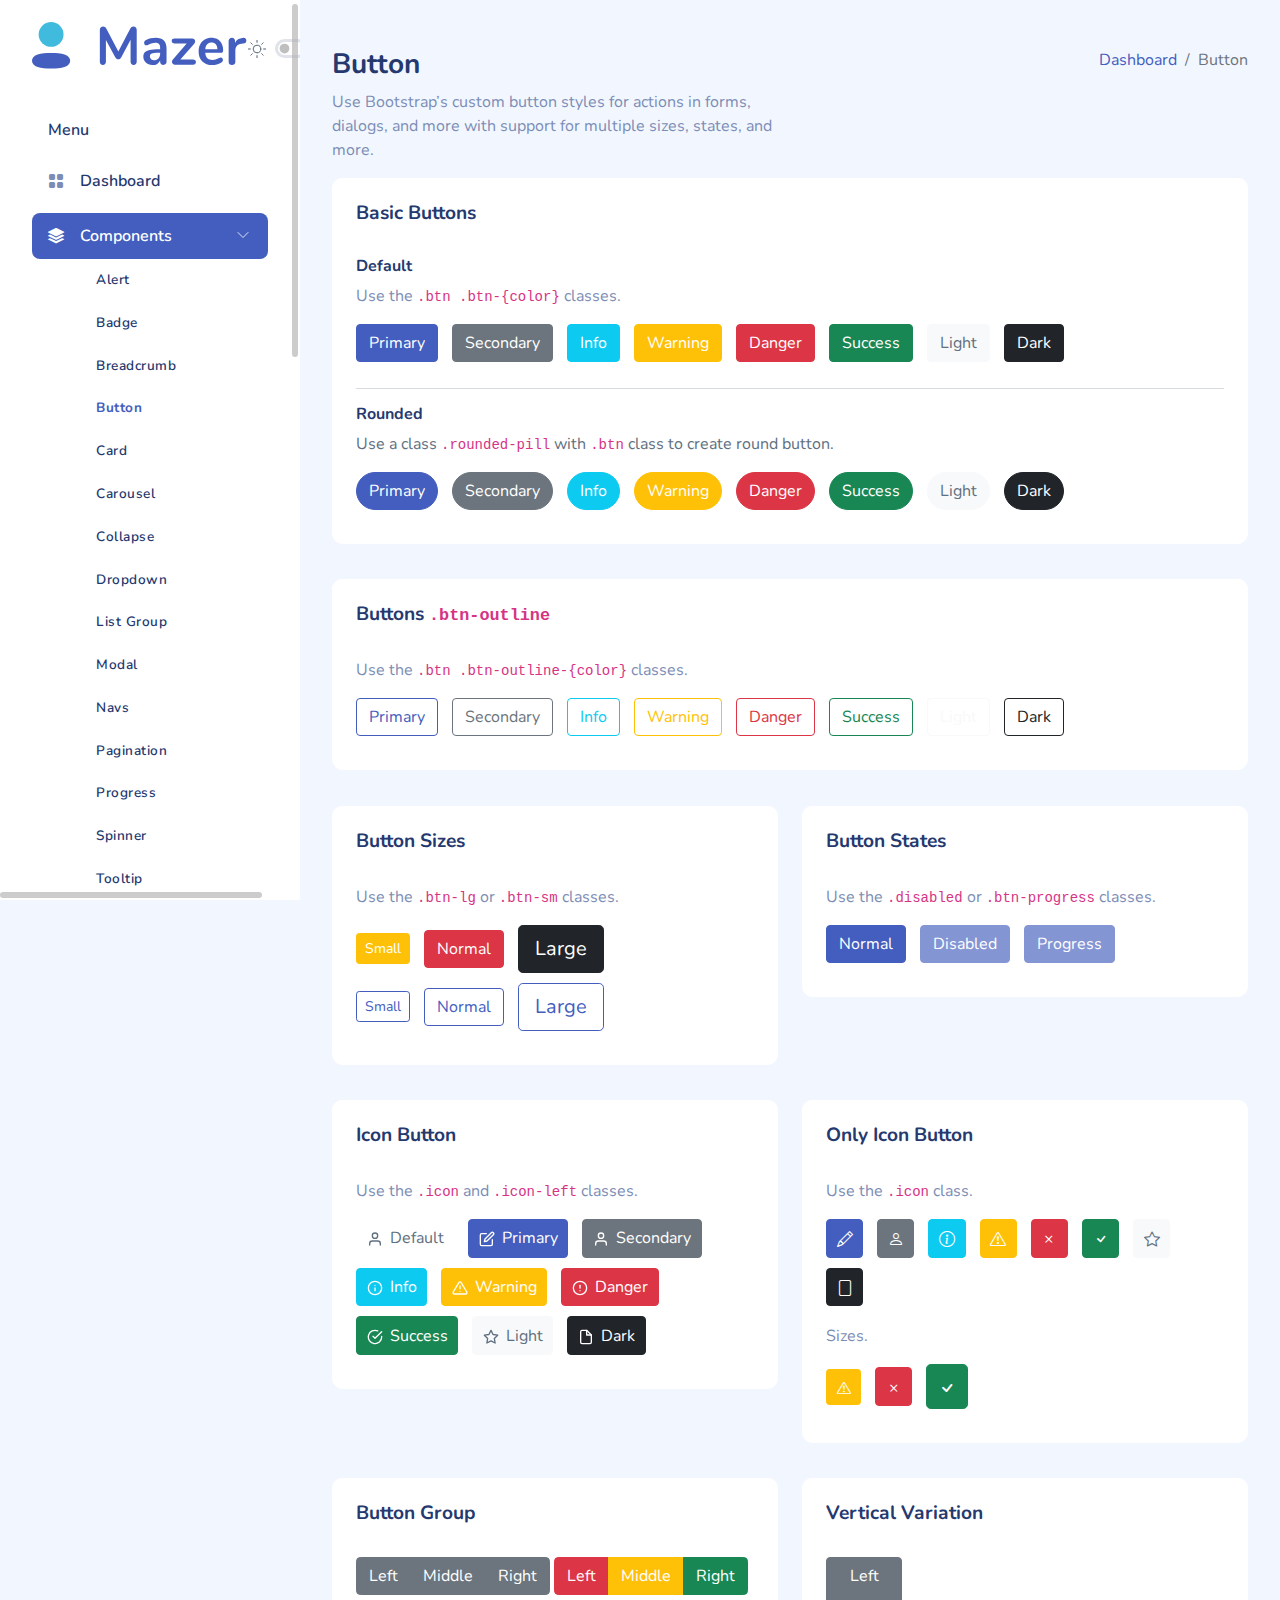
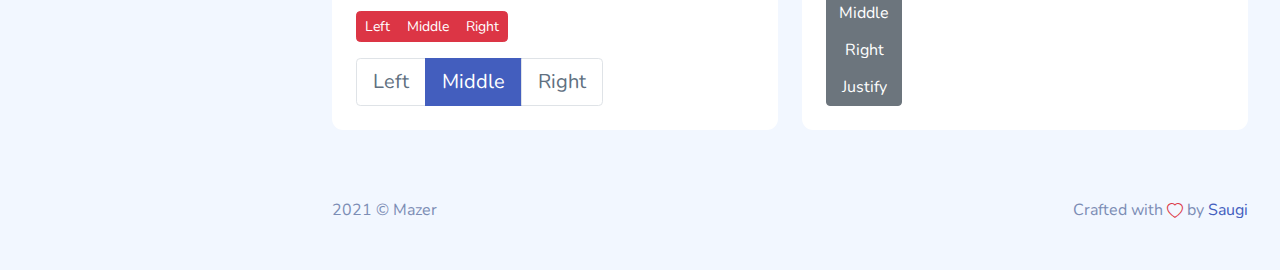
<file: component-button.html>
<!DOCTYPE html>
<html lang="en">

<head>
    <meta charset="UTF-8">
    <meta name="viewport" content="width=device-width, initial-scale=1.0">
    <title>Button - Mazer Admin Dashboard</title>
    
    <link rel="stylesheet" href="assets/css/main/app.css">
    <link rel="stylesheet" href="assets/css/main/app-dark.css">
    <link rel="shortcut icon" href="assets/images/logo/favicon.svg" type="image/x-icon">
    <link rel="shortcut icon" href="assets/images/logo/favicon.png" type="image/png">
    
</head>

<body>
    <div id="app">
        <div id="sidebar" class="active">
            <div class="sidebar-wrapper active">
    <div class="sidebar-header position-relative">
        <div class="d-flex justify-content-between align-items-center">
            <div class="logo">
                <a href="index.html"><img src="assets/images/logo/logo.svg" alt="Logo" srcset=""></a>
            </div>
            <div class="theme-toggle d-flex gap-2  align-items-center mt-2">
                <svg xmlns="http://www.w3.org/2000/svg" xmlns:xlink="http://www.w3.org/1999/xlink" aria-hidden="true" role="img" class="iconify iconify--system-uicons" width="20" height="20" preserveAspectRatio="xMidYMid meet" viewBox="0 0 21 21"><g fill="none" fill-rule="evenodd" stroke="currentColor" stroke-linecap="round" stroke-linejoin="round"><path d="M10.5 14.5c2.219 0 4-1.763 4-3.982a4.003 4.003 0 0 0-4-4.018c-2.219 0-4 1.781-4 4c0 2.219 1.781 4 4 4zM4.136 4.136L5.55 5.55m9.9 9.9l1.414 1.414M1.5 10.5h2m14 0h2M4.135 16.863L5.55 15.45m9.899-9.9l1.414-1.415M10.5 19.5v-2m0-14v-2" opacity=".3"></path><g transform="translate(-210 -1)"><path d="M220.5 2.5v2m6.5.5l-1.5 1.5"></path><circle cx="220.5" cy="11.5" r="4"></circle><path d="m214 5l1.5 1.5m5 14v-2m6.5-.5l-1.5-1.5M214 18l1.5-1.5m-4-5h2m14 0h2"></path></g></g></svg>
                <div class="form-check form-switch fs-6">
                    <input class="form-check-input  me-0" type="checkbox" id="toggle-dark" >
                    <label class="form-check-label" ></label>
                </div>
                <svg xmlns="http://www.w3.org/2000/svg" xmlns:xlink="http://www.w3.org/1999/xlink" aria-hidden="true" role="img" class="iconify iconify--mdi" width="20" height="20" preserveAspectRatio="xMidYMid meet" viewBox="0 0 24 24"><path fill="currentColor" d="m17.75 4.09l-2.53 1.94l.91 3.06l-2.63-1.81l-2.63 1.81l.91-3.06l-2.53-1.94L12.44 4l1.06-3l1.06 3l3.19.09m3.5 6.91l-1.64 1.25l.59 1.98l-1.7-1.17l-1.7 1.17l.59-1.98L15.75 11l2.06-.05L18.5 9l.69 1.95l2.06.05m-2.28 4.95c.83-.08 1.72 1.1 1.19 1.85c-.32.45-.66.87-1.08 1.27C15.17 23 8.84 23 4.94 19.07c-3.91-3.9-3.91-10.24 0-14.14c.4-.4.82-.76 1.27-1.08c.75-.53 1.93.36 1.85 1.19c-.27 2.86.69 5.83 2.89 8.02a9.96 9.96 0 0 0 8.02 2.89m-1.64 2.02a12.08 12.08 0 0 1-7.8-3.47c-2.17-2.19-3.33-5-3.49-7.82c-2.81 3.14-2.7 7.96.31 10.98c3.02 3.01 7.84 3.12 10.98.31Z"></path></svg>
            </div>
            <div class="sidebar-toggler  x">
                <a href="#" class="sidebar-hide d-xl-none d-block"><i class="bi bi-x bi-middle"></i></a>
            </div>
        </div>
    </div>
    <div class="sidebar-menu">
        <ul class="menu">
            <li class="sidebar-title">Menu</li>
            
            <li
                class="sidebar-item  ">
                <a href="index.html" class='sidebar-link'>
                    <i class="bi bi-grid-fill"></i>
                    <span>Dashboard</span>
                </a>
            </li>
            
            <li
                class="sidebar-item active has-sub">
                <a href="#" class='sidebar-link'>
                    <i class="bi bi-stack"></i>
                    <span>Components</span>
                </a>
                <ul class="submenu active">
                    <li class="submenu-item ">
                        <a href="component-alert.html">Alert</a>
                    </li>
                    <li class="submenu-item ">
                        <a href="component-badge.html">Badge</a>
                    </li>
                    <li class="submenu-item ">
                        <a href="component-breadcrumb.html">Breadcrumb</a>
                    </li>
                    <li class="submenu-item active">
                        <a href="component-button.html">Button</a>
                    </li>
                    <li class="submenu-item ">
                        <a href="component-card.html">Card</a>
                    </li>
                    <li class="submenu-item ">
                        <a href="component-carousel.html">Carousel</a>
                    </li>
                    <li class="submenu-item ">
                        <a href="component-collapse.html">Collapse</a>
                    </li>
                    <li class="submenu-item ">
                        <a href="component-dropdown.html">Dropdown</a>
                    </li>
                    <li class="submenu-item ">
                        <a href="component-list-group.html">List Group</a>
                    </li>
                    <li class="submenu-item ">
                        <a href="component-modal.html">Modal</a>
                    </li>
                    <li class="submenu-item ">
                        <a href="component-navs.html">Navs</a>
                    </li>
                    <li class="submenu-item ">
                        <a href="component-pagination.html">Pagination</a>
                    </li>
                    <li class="submenu-item ">
                        <a href="component-progress.html">Progress</a>
                    </li>
                    <li class="submenu-item ">
                        <a href="component-spinner.html">Spinner</a>
                    </li>
                    <li class="submenu-item ">
                        <a href="component-tooltip.html">Tooltip</a>
                    </li>
                </ul>
            </li>
            
            <li
                class="sidebar-item  has-sub">
                <a href="#" class='sidebar-link'>
                    <i class="bi bi-collection-fill"></i>
                    <span>Extra Components</span>
                </a>
                <ul class="submenu ">
                    <li class="submenu-item ">
                        <a href="extra-component-avatar.html">Avatar</a>
                    </li>
                    <li class="submenu-item ">
                        <a href="extra-component-sweetalert.html">Sweet Alert</a>
                    </li>
                    <li class="submenu-item ">
                        <a href="extra-component-toastify.html">Toastify</a>
                    </li>
                    <li class="submenu-item ">
                        <a href="extra-component-rating.html">Rating</a>
                    </li>
                    <li class="submenu-item ">
                        <a href="extra-component-divider.html">Divider</a>
                    </li>
                </ul>
            </li>
            
            <li
                class="sidebar-item  has-sub">
                <a href="#" class='sidebar-link'>
                    <i class="bi bi-grid-1x2-fill"></i>
                    <span>Layouts</span>
                </a>
                <ul class="submenu ">
                    <li class="submenu-item ">
                        <a href="layout-default.html">Default Layout</a>
                    </li>
                    <li class="submenu-item ">
                        <a href="layout-vertical-1-column.html">1 Column</a>
                    </li>
                    <li class="submenu-item ">
                        <a href="layout-vertical-navbar.html">Vertical Navbar</a>
                    </li>
                    <li class="submenu-item ">
                        <a href="layout-rtl.html">RTL Layout</a>
                    </li>
                    <li class="submenu-item ">
                        <a href="layout-horizontal.html">Horizontal Menu</a>
                    </li>
                </ul>
            </li>
            
            <li class="sidebar-title">Forms &amp; Tables</li>
            
            <li
                class="sidebar-item  has-sub">
                <a href="#" class='sidebar-link'>
                    <i class="bi bi-hexagon-fill"></i>
                    <span>Form Elements</span>
                </a>
                <ul class="submenu ">
                    <li class="submenu-item ">
                        <a href="form-element-input.html">Input</a>
                    </li>
                    <li class="submenu-item ">
                        <a href="form-element-input-group.html">Input Group</a>
                    </li>
                    <li class="submenu-item ">
                        <a href="form-element-select.html">Select</a>
                    </li>
                    <li class="submenu-item ">
                        <a href="form-element-radio.html">Radio</a>
                    </li>
                    <li class="submenu-item ">
                        <a href="form-element-checkbox.html">Checkbox</a>
                    </li>
                    <li class="submenu-item ">
                        <a href="form-element-textarea.html">Textarea</a>
                    </li>
                </ul>
            </li>
            
            <li
                class="sidebar-item  ">
                <a href="form-layout.html" class='sidebar-link'>
                    <i class="bi bi-file-earmark-medical-fill"></i>
                    <span>Form Layout</span>
                </a>
            </li>
            
            <li
                class="sidebar-item  has-sub">
                <a href="#" class='sidebar-link'>
                    <i class="bi bi-pen-fill"></i>
                    <span>Form Editor</span>
                </a>
                <ul class="submenu ">
                    <li class="submenu-item ">
                        <a href="form-editor-quill.html">Quill</a>
                    </li>
                    <li class="submenu-item ">
                        <a href="form-editor-ckeditor.html">CKEditor</a>
                    </li>
                    <li class="submenu-item ">
                        <a href="form-editor-summernote.html">Summernote</a>
                    </li>
                    <li class="submenu-item ">
                        <a href="form-editor-tinymce.html">TinyMCE</a>
                    </li>
                </ul>
            </li>
            
            <li
                class="sidebar-item  ">
                <a href="table.html" class='sidebar-link'>
                    <i class="bi bi-grid-1x2-fill"></i>
                    <span>Table</span>
                </a>
            </li>
            
            <li
                class="sidebar-item  has-sub">
                <a href="#" class='sidebar-link'>
                    <i class="bi bi-file-earmark-spreadsheet-fill"></i>
                    <span>Datatables</span>
                </a>
                <ul class="submenu ">
                    <li class="submenu-item ">
                        <a href="table-datatable.html">Datatable</a>
                    </li>
                    <li class="submenu-item ">
                        <a href="table-datatable-jquery.html">Datatable (jQuery)</a>
                    </li>
                </ul>
            </li>
            
            <li class="sidebar-title">Extra UI</li>
            
            <li
                class="sidebar-item  has-sub">
                <a href="#" class='sidebar-link'>
                    <i class="bi bi-pentagon-fill"></i>
                    <span>Widgets</span>
                </a>
                <ul class="submenu ">
                    <li class="submenu-item ">
                        <a href="ui-widgets-chatbox.html">Chatbox</a>
                    </li>
                    <li class="submenu-item ">
                        <a href="ui-widgets-pricing.html">Pricing</a>
                    </li>
                    <li class="submenu-item ">
                        <a href="ui-widgets-todolist.html">To-do List</a>
                    </li>
                </ul>
            </li>
            
            <li
                class="sidebar-item  has-sub">
                <a href="#" class='sidebar-link'>
                    <i class="bi bi-egg-fill"></i>
                    <span>Icons</span>
                </a>
                <ul class="submenu ">
                    <li class="submenu-item ">
                        <a href="ui-icons-bootstrap-icons.html">Bootstrap Icons </a>
                    </li>
                    <li class="submenu-item ">
                        <a href="ui-icons-fontawesome.html">Fontawesome</a>
                    </li>
                    <li class="submenu-item ">
                        <a href="ui-icons-dripicons.html">Dripicons</a>
                    </li>
                </ul>
            </li>
            
            <li
                class="sidebar-item  has-sub">
                <a href="#" class='sidebar-link'>
                    <i class="bi bi-bar-chart-fill"></i>
                    <span>Charts</span>
                </a>
                <ul class="submenu ">
                    <li class="submenu-item ">
                        <a href="ui-chart-chartjs.html">ChartJS</a>
                    </li>
                    <li class="submenu-item ">
                        <a href="ui-chart-apexcharts.html">Apexcharts</a>
                    </li>
                </ul>
            </li>
            
            <li
                class="sidebar-item  ">
                <a href="ui-file-uploader.html" class='sidebar-link'>
                    <i class="bi bi-cloud-arrow-up-fill"></i>
                    <span>File Uploader</span>
                </a>
            </li>
            
            <li
                class="sidebar-item  has-sub">
                <a href="#" class='sidebar-link'>
                    <i class="bi bi-map-fill"></i>
                    <span>Maps</span>
                </a>
                <ul class="submenu ">
                    <li class="submenu-item ">
                        <a href="ui-map-google-map.html">Google Map</a>
                    </li>
                    <li class="submenu-item ">
                        <a href="ui-map-jsvectormap.html">JS Vector Map</a>
                    </li>
                </ul>
            </li>
            
            <li class="sidebar-title">Pages</li>
            
            <li
                class="sidebar-item  ">
                <a href="application-email.html" class='sidebar-link'>
                    <i class="bi bi-envelope-fill"></i>
                    <span>Email Application</span>
                </a>
            </li>
            
            <li
                class="sidebar-item  ">
                <a href="application-chat.html" class='sidebar-link'>
                    <i class="bi bi-chat-dots-fill"></i>
                    <span>Chat Application</span>
                </a>
            </li>
            
            <li
                class="sidebar-item  ">
                <a href="application-gallery.html" class='sidebar-link'>
                    <i class="bi bi-image-fill"></i>
                    <span>Photo Gallery</span>
                </a>
            </li>
            
            <li
                class="sidebar-item  ">
                <a href="application-checkout.html" class='sidebar-link'>
                    <i class="bi bi-basket-fill"></i>
                    <span>Checkout Page</span>
                </a>
            </li>
            
            <li
                class="sidebar-item  has-sub">
                <a href="#" class='sidebar-link'>
                    <i class="bi bi-person-badge-fill"></i>
                    <span>Authentication</span>
                </a>
                <ul class="submenu ">
                    <li class="submenu-item ">
                        <a href="auth-login.html">Login</a>
                    </li>
                    <li class="submenu-item ">
                        <a href="auth-register.html">Register</a>
                    </li>
                    <li class="submenu-item ">
                        <a href="auth-forgot-password.html">Forgot Password</a>
                    </li>
                </ul>
            </li>
            
            <li
                class="sidebar-item  has-sub">
                <a href="#" class='sidebar-link'>
                    <i class="bi bi-x-octagon-fill"></i>
                    <span>Errors</span>
                </a>
                <ul class="submenu ">
                    <li class="submenu-item ">
                        <a href="error-403.html">403</a>
                    </li>
                    <li class="submenu-item ">
                        <a href="error-404.html">404</a>
                    </li>
                    <li class="submenu-item ">
                        <a href="error-500.html">500</a>
                    </li>
                </ul>
            </li>
            
            <li class="sidebar-title">Raise Support</li>
            
            <li
                class="sidebar-item  ">
                <a href="https://zuramai.github.io/mazer/docs" class='sidebar-link'>
                    <i class="bi bi-life-preserver"></i>
                    <span>Documentation</span>
                </a>
            </li>
            
            <li
                class="sidebar-item  ">
                <a href="https://github.com/zuramai/mazer/blob/main/CONTRIBUTING.md" class='sidebar-link'>
                    <i class="bi bi-puzzle"></i>
                    <span>Contribute</span>
                </a>
            </li>
            
            <li
                class="sidebar-item  ">
                <a href="https://github.com/zuramai/mazer#donation" class='sidebar-link'>
                    <i class="bi bi-cash"></i>
                    <span>Donate</span>
                </a>
            </li>
            
        </ul>
    </div>
</div>
        </div>
        <div id="main">
            <header class="mb-3">
                <a href="#" class="burger-btn d-block d-xl-none">
                    <i class="bi bi-justify fs-3"></i>
                </a>
            </header>
            
<div class="page-heading">
    <div class="page-title">
        <div class="row">
            <div class="col-12 col-md-6 order-md-1 order-last">
                <h3>Button</h3>
                <p class="text-subtitle text-muted">Use Bootstrap’s custom button styles for actions in forms, dialogs,
                    and more with support for multiple sizes, states,
                    and more.</p>
            </div>
            <div class="col-12 col-md-6 order-md-2 order-first">
                <nav aria-label="breadcrumb" class="breadcrumb-header float-start float-lg-end">
                    <ol class="breadcrumb">
                        <li class="breadcrumb-item"><a href="index.html">Dashboard</a></li>
                        <li class="breadcrumb-item active" aria-current="page">Button</li>
                    </ol>
                </nav>
            </div>
        </div>
    </div>
    <section class="section">

        <div class="row">
            <div class="col-12">
                <div class="card">
                    <div class="card-header">
                        <h4>Basic Buttons</h4>
                    </div>
                    <div class="card-body">
                        <h6>Default</h6>
                        <p class="text-muted">Use the <code>.btn .btn-{color}</code> classes.</p>
                        <div class="buttons">
                            <a href="#" class="btn btn-primary">Primary</a>
                            <a href="#" class="btn btn-secondary">Secondary</a>
                            <a href="#" class="btn btn-info">Info</a>
                            <a href="#" class="btn btn-warning">Warning</a>
                            <a href="#" class="btn btn-danger">Danger</a>
                            <a href="#" class="btn btn-success">Success</a>
                            <a href="#" class="btn btn-light">Light</a>
                            <a href="#" class="btn btn-dark">Dark</a>
                        </div>
                        <hr>
                        <h6>Rounded</h6>
                        <p>Use a class <code>.rounded-pill</code> with <code>.btn</code> class to create round button.
                        </p>
                        <div class="buttons">
                            <a href="#" class="btn btn-primary rounded-pill">Primary</a>
                            <a href="#" class="btn btn-secondary rounded-pill">Secondary</a>
                            <a href="#" class="btn btn-info rounded-pill">Info</a>
                            <a href="#" class="btn btn-warning rounded-pill">Warning</a>
                            <a href="#" class="btn btn-danger rounded-pill">Danger</a>
                            <a href="#" class="btn btn-success rounded-pill">Success</a>
                            <a href="#" class="btn btn-light rounded-pill">Light</a>
                            <a href="#" class="btn btn-dark rounded-pill">Dark</a>
                        </div>
                    </div>
                </div>
            </div>
            <div class="col-12">
                <div class="card">
                    <div class="card-header">
                        <h4>Buttons <code>.btn-outline</code></h4>
                    </div>
                    <div class="card-body">
                        <p class="text-muted">Use the <code>.btn .btn-outline-{color}</code> classes.</p>
                        <div class="buttons">
                            <a href="#" class="btn btn-outline-primary">Primary</a>
                            <a href="#" class="btn btn-outline-secondary">Secondary</a>
                            <a href="#" class="btn btn-outline-info">Info</a>
                            <a href="#" class="btn btn-outline-warning">Warning</a>
                            <a href="#" class="btn btn-outline-danger">Danger</a>
                            <a href="#" class="btn btn-outline-success">Success</a>
                            <a href="#" class="btn btn-outline-light">Light</a>
                            <a href="#" class="btn btn-outline-dark">Dark</a>
                        </div>
                    </div>
                </div>
            </div>
        </div>
        <div class="row">
            <div class="col-12 col-md-6 col-lg-6">
                <div class="card">
                    <div class="card-header">
                        <h4>Button Sizes</h4>
                    </div>
                    <div class="card-body">
                        <p class="text-muted">Use the <code>.btn-lg</code> or <code>.btn-sm</code> classes.</p>
                        <div class="buttons">
                            <a href="#" class="btn btn-sm btn-warning">Small</a>
                            <a href="#" class="btn btn-danger">Normal</a>
                            <a href="#" class="btn btn-lg btn-dark">Large</a>
                        </div>
                        <div class="buttons">
                            <a href="#" class="btn btn-sm btn-outline-primary">Small</a>
                            <a href="#" class="btn btn-outline-primary">Normal</a>
                            <a href="#" class="btn btn-lg btn-outline-primary">Large</a>
                        </div>
                    </div>
                </div>
            </div>
            <div class="col-12 col-md-6 col-lg-6">
                <div class="card">
                    <div class="card-header">
                        <h4>Button States</h4>
                    </div>
                    <div class="card-body">
                        <p class="text-muted">Use the <code>.disabled</code> or <code>.btn-progress</code> classes.</p>
                        <div class="buttons">
                            <a href="#" class="btn btn-primary">Normal</a>
                            <a href="#" class="btn disabled btn-primary">Disabled</a>
                            <a href="#" class="btn disabled btn-primary btn-progress">Progress</a>
                        </div>
                    </div>
                </div>
            </div>
        </div>
        <div class="row">
            <div class="col-12 col-md-6 col-lg-6">
                <div class="card">
                    <div class="card-header">
                        <h4>Icon Button</h4>
                    </div>
                    <div class="card-body">
                        <p class="text-muted">Use the <code>.icon</code> and <code>.icon-left</code> classes.</p>
                        <div class="buttons">
                            <a href="#" class="btn icon icon-left"><i data-feather="user"></i> Default</a>
                            <a href="#" class="btn icon icon-left btn-primary"><i data-feather="edit"></i> Primary</a>
                            <a href="#" class="btn icon icon-left btn-secondary"><i data-feather="user"></i>
                                Secondary</a>
                            <a href="#" class="btn icon icon-left btn-info"><i data-feather="info"></i> Info</a>
                            <a href="#" class="btn icon icon-left btn-warning"><i data-feather="alert-triangle"></i>
                                Warning</a>
                            <a href="#" class="btn icon icon-left btn-danger"><i data-feather="alert-circle"></i>
                                Danger</a>
                            <a href="#" class="btn icon icon-left btn-success"><i data-feather="check-circle"></i>
                                Success</a>
                            <a href="#" class="btn icon icon-left btn-light"><i data-feather="star"></i> Light</a>
                            <a href="#" class="btn icon icon-left btn-dark"><i data-feather="file"></i> Dark</a>
                        </div>
                    </div>
                </div>
            </div>
            <div class="col-12 col-md-6 col-lg-6">
                <div class="card">
                    <div class="card-header">
                        <h4>Only Icon Button</h4>
                    </div>
                    <div class="card-body">
                        <p class="text-muted">Use the <code>.icon</code> class.</p>
                        <div class="buttons">
                            <a href="#" class="btn icon btn-primary"><i class="bi bi-pencil"></i></a>
                            <a href="#" class="btn icon btn-secondary"><i class="bi bi-person"></i></a>
                            <a href="#" class="btn icon btn-info"><i class="bi bi-info-circle"></i></a>
                            <a href="#" class="btn icon btn-warning"><i class="bi bi-exclamation-triangle"></i></a>
                            <a href="#" class="btn icon btn-danger"><i class="bi bi-x"></i></a>
                            <a href="#" class="btn icon btn-success"><i class="bi bi-check"></i></a>
                            <a href="#" class="btn icon btn-light"><i class="bi bi-star"></i></a>
                            <a href="#" class="btn icon btn-dark"><i class="bi bi-file"></i></a>
                        </div>
                        <p class="text-muted mt-2">Sizes.</p>
                        <div class="buttons">
                            <a href="#" class="btn icon btn-sm btn-warning"><i
                                    class="bi bi-exclamation-triangle"></i></a>
                            <a href="#" class="btn icon btn-danger"><i class="bi bi-x"></i></a>
                            <a href="#" class="btn icon btn-lg btn-success"><i class="bi bi-check"></i></a>
                        </div>
                    </div>
                </div>
            </div>
        </div>
        <div class="row">
            <div class="col-12 col-md-6 col-lg-6">
                <div class="card">
                    <div class="card-header">
                        <h4>Button Group</h4>
                    </div>
                    <div class="card-body">
                        <div class="btn-group mb-3" role="group" aria-label="Basic example">
                            <button type="button" class="btn btn-secondary">Left</button>
                            <button type="button" class="btn btn-secondary">Middle</button>
                            <button type="button" class="btn btn-secondary">Right</button>
                        </div>
                        <div class="btn-group mb-3" role="group" aria-label="Basic example">
                            <button type="button" class="btn btn-danger">Left</button>
                            <button type="button" class="btn btn-warning">Middle</button>
                            <button type="button" class="btn btn-success">Right</button>
                        </div>
                        <div class="btn-group mb-3 btn-group-sm" role="group" aria-label="Basic example">
                            <button type="button" class="btn btn-danger">Left</button>
                            <button type="button" class="btn btn-danger">Middle</button>
                            <button type="button" class="btn btn-danger">Right</button>
                        </div>
                        <div class="clearfix"></div>
                        <div class="btn-group btn-group-lg" role="group" aria-label="Basic example">
                            <button type="button" class="btn">Left</button>
                            <button type="button" class="btn btn-primary">Middle</button>
                            <button type="button" class="btn">Right</button>
                        </div>
                    </div>
                </div>
            </div>
            <div class="col-12 col-md-6 col-lg-6">
                <div class="card">
                    <div class="card-header">
                        <h4>Vertical Variation</h4>
                    </div>
                    <div class="card-body">
                        <div class="btn-group-vertical" role="group" aria-label="Basic example">
                            <button type="button" class="btn btn-secondary">Left</button>
                            <button type="button" class="btn btn-secondary">Middle</button>
                            <button type="button" class="btn btn-secondary">Right</button>
                            <button type="button" class="btn btn-secondary">Justify</button>
                        </div>
                    </div>
                </div>
            </div>
        </div>
    </section>
</div>

            <footer>
                <div class="footer clearfix mb-0 text-muted">
                    <div class="float-start">
                        <p>2021 &copy; Mazer</p>
                    </div>
                    <div class="float-end">
                        <p>Crafted with <span class="text-danger"><i class="bi bi-heart"></i></span> by <a
                                href="https://saugi.me">Saugi</a></p>
                    </div>
                </div>
            </footer>
        </div>
    </div>
    <script src="assets/js/app.js"></script>
    
</body>

</html>
</file>
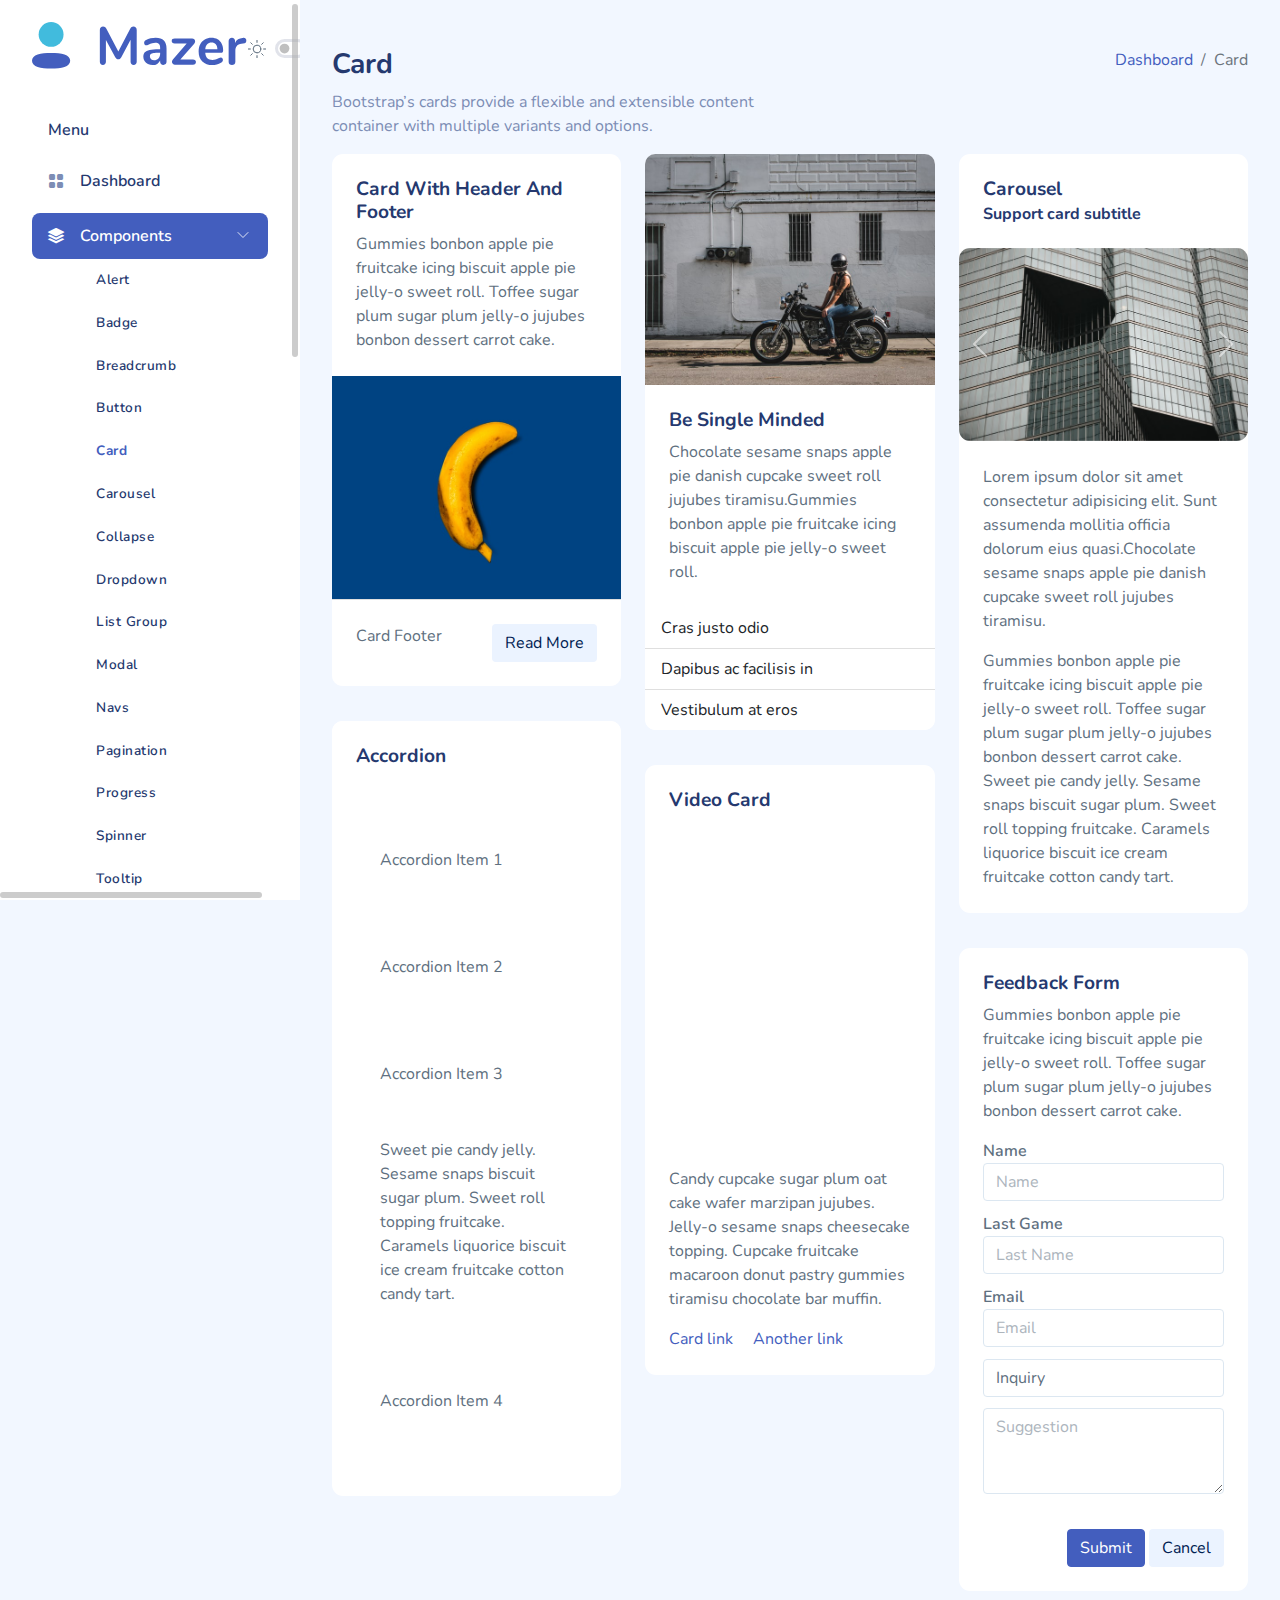
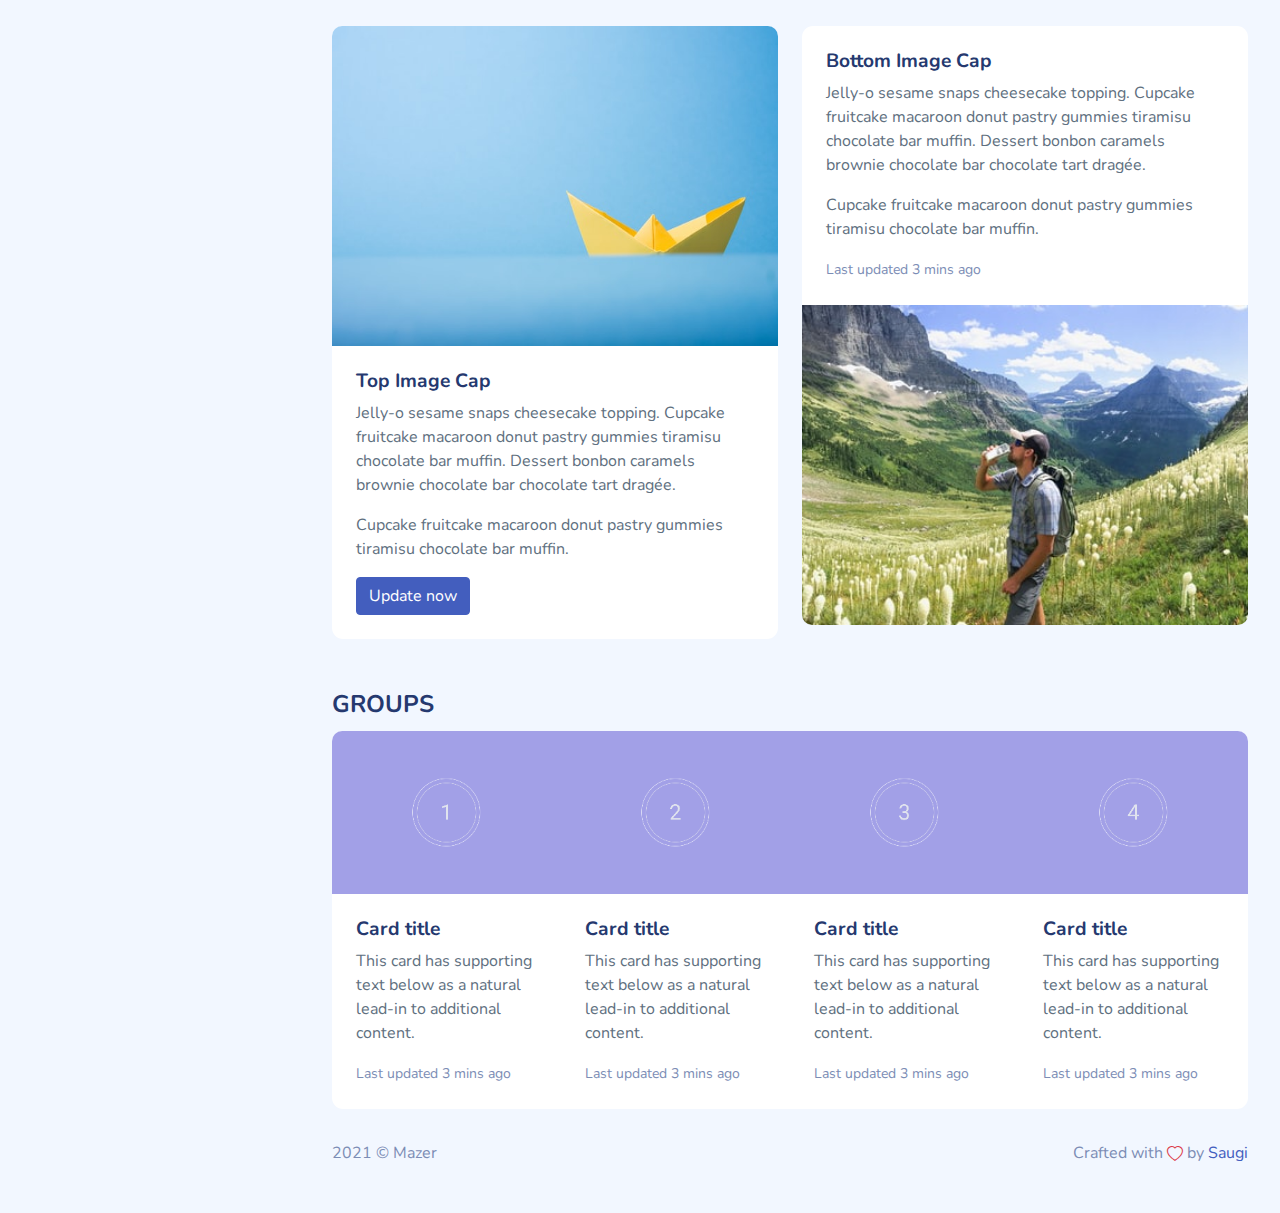
<file: component-card.html>
<!DOCTYPE html>
<html lang="en">

<head>
    <meta charset="UTF-8">
    <meta name="viewport" content="width=device-width, initial-scale=1.0">
    <title>Card - Mazer Admin Dashboard</title>
    
    <link rel="stylesheet" href="assets/css/main/app.css">
    <link rel="stylesheet" href="assets/css/main/app-dark.css">
    <link rel="shortcut icon" href="assets/images/logo/favicon.svg" type="image/x-icon">
    <link rel="shortcut icon" href="assets/images/logo/favicon.png" type="image/png">
    
</head>

<body>
    <div id="app">
        <div id="sidebar" class="active">
            <div class="sidebar-wrapper active">
    <div class="sidebar-header position-relative">
        <div class="d-flex justify-content-between align-items-center">
            <div class="logo">
                <a href="index.html"><img src="assets/images/logo/logo.svg" alt="Logo" srcset=""></a>
            </div>
            <div class="theme-toggle d-flex gap-2  align-items-center mt-2">
                <svg xmlns="http://www.w3.org/2000/svg" xmlns:xlink="http://www.w3.org/1999/xlink" aria-hidden="true" role="img" class="iconify iconify--system-uicons" width="20" height="20" preserveAspectRatio="xMidYMid meet" viewBox="0 0 21 21"><g fill="none" fill-rule="evenodd" stroke="currentColor" stroke-linecap="round" stroke-linejoin="round"><path d="M10.5 14.5c2.219 0 4-1.763 4-3.982a4.003 4.003 0 0 0-4-4.018c-2.219 0-4 1.781-4 4c0 2.219 1.781 4 4 4zM4.136 4.136L5.55 5.55m9.9 9.9l1.414 1.414M1.5 10.5h2m14 0h2M4.135 16.863L5.55 15.45m9.899-9.9l1.414-1.415M10.5 19.5v-2m0-14v-2" opacity=".3"></path><g transform="translate(-210 -1)"><path d="M220.5 2.5v2m6.5.5l-1.5 1.5"></path><circle cx="220.5" cy="11.5" r="4"></circle><path d="m214 5l1.5 1.5m5 14v-2m6.5-.5l-1.5-1.5M214 18l1.5-1.5m-4-5h2m14 0h2"></path></g></g></svg>
                <div class="form-check form-switch fs-6">
                    <input class="form-check-input  me-0" type="checkbox" id="toggle-dark" >
                    <label class="form-check-label" ></label>
                </div>
                <svg xmlns="http://www.w3.org/2000/svg" xmlns:xlink="http://www.w3.org/1999/xlink" aria-hidden="true" role="img" class="iconify iconify--mdi" width="20" height="20" preserveAspectRatio="xMidYMid meet" viewBox="0 0 24 24"><path fill="currentColor" d="m17.75 4.09l-2.53 1.94l.91 3.06l-2.63-1.81l-2.63 1.81l.91-3.06l-2.53-1.94L12.44 4l1.06-3l1.06 3l3.19.09m3.5 6.91l-1.64 1.25l.59 1.98l-1.7-1.17l-1.7 1.17l.59-1.98L15.75 11l2.06-.05L18.5 9l.69 1.95l2.06.05m-2.28 4.95c.83-.08 1.72 1.1 1.19 1.85c-.32.45-.66.87-1.08 1.27C15.17 23 8.84 23 4.94 19.07c-3.91-3.9-3.91-10.24 0-14.14c.4-.4.82-.76 1.27-1.08c.75-.53 1.93.36 1.85 1.19c-.27 2.86.69 5.83 2.89 8.02a9.96 9.96 0 0 0 8.02 2.89m-1.64 2.02a12.08 12.08 0 0 1-7.8-3.47c-2.17-2.19-3.33-5-3.49-7.82c-2.81 3.14-2.7 7.96.31 10.98c3.02 3.01 7.84 3.12 10.98.31Z"></path></svg>
            </div>
            <div class="sidebar-toggler  x">
                <a href="#" class="sidebar-hide d-xl-none d-block"><i class="bi bi-x bi-middle"></i></a>
            </div>
        </div>
    </div>
    <div class="sidebar-menu">
        <ul class="menu">
            <li class="sidebar-title">Menu</li>
            
            <li
                class="sidebar-item  ">
                <a href="index.html" class='sidebar-link'>
                    <i class="bi bi-grid-fill"></i>
                    <span>Dashboard</span>
                </a>
            </li>
            
            <li
                class="sidebar-item active has-sub">
                <a href="#" class='sidebar-link'>
                    <i class="bi bi-stack"></i>
                    <span>Components</span>
                </a>
                <ul class="submenu active">
                    <li class="submenu-item ">
                        <a href="component-alert.html">Alert</a>
                    </li>
                    <li class="submenu-item ">
                        <a href="component-badge.html">Badge</a>
                    </li>
                    <li class="submenu-item ">
                        <a href="component-breadcrumb.html">Breadcrumb</a>
                    </li>
                    <li class="submenu-item ">
                        <a href="component-button.html">Button</a>
                    </li>
                    <li class="submenu-item active">
                        <a href="component-card.html">Card</a>
                    </li>
                    <li class="submenu-item ">
                        <a href="component-carousel.html">Carousel</a>
                    </li>
                    <li class="submenu-item ">
                        <a href="component-collapse.html">Collapse</a>
                    </li>
                    <li class="submenu-item ">
                        <a href="component-dropdown.html">Dropdown</a>
                    </li>
                    <li class="submenu-item ">
                        <a href="component-list-group.html">List Group</a>
                    </li>
                    <li class="submenu-item ">
                        <a href="component-modal.html">Modal</a>
                    </li>
                    <li class="submenu-item ">
                        <a href="component-navs.html">Navs</a>
                    </li>
                    <li class="submenu-item ">
                        <a href="component-pagination.html">Pagination</a>
                    </li>
                    <li class="submenu-item ">
                        <a href="component-progress.html">Progress</a>
                    </li>
                    <li class="submenu-item ">
                        <a href="component-spinner.html">Spinner</a>
                    </li>
                    <li class="submenu-item ">
                        <a href="component-tooltip.html">Tooltip</a>
                    </li>
                </ul>
            </li>
            
            <li
                class="sidebar-item  has-sub">
                <a href="#" class='sidebar-link'>
                    <i class="bi bi-collection-fill"></i>
                    <span>Extra Components</span>
                </a>
                <ul class="submenu ">
                    <li class="submenu-item ">
                        <a href="extra-component-avatar.html">Avatar</a>
                    </li>
                    <li class="submenu-item ">
                        <a href="extra-component-sweetalert.html">Sweet Alert</a>
                    </li>
                    <li class="submenu-item ">
                        <a href="extra-component-toastify.html">Toastify</a>
                    </li>
                    <li class="submenu-item ">
                        <a href="extra-component-rating.html">Rating</a>
                    </li>
                    <li class="submenu-item ">
                        <a href="extra-component-divider.html">Divider</a>
                    </li>
                </ul>
            </li>
            
            <li
                class="sidebar-item  has-sub">
                <a href="#" class='sidebar-link'>
                    <i class="bi bi-grid-1x2-fill"></i>
                    <span>Layouts</span>
                </a>
                <ul class="submenu ">
                    <li class="submenu-item ">
                        <a href="layout-default.html">Default Layout</a>
                    </li>
                    <li class="submenu-item ">
                        <a href="layout-vertical-1-column.html">1 Column</a>
                    </li>
                    <li class="submenu-item ">
                        <a href="layout-vertical-navbar.html">Vertical Navbar</a>
                    </li>
                    <li class="submenu-item ">
                        <a href="layout-rtl.html">RTL Layout</a>
                    </li>
                    <li class="submenu-item ">
                        <a href="layout-horizontal.html">Horizontal Menu</a>
                    </li>
                </ul>
            </li>
            
            <li class="sidebar-title">Forms &amp; Tables</li>
            
            <li
                class="sidebar-item  has-sub">
                <a href="#" class='sidebar-link'>
                    <i class="bi bi-hexagon-fill"></i>
                    <span>Form Elements</span>
                </a>
                <ul class="submenu ">
                    <li class="submenu-item ">
                        <a href="form-element-input.html">Input</a>
                    </li>
                    <li class="submenu-item ">
                        <a href="form-element-input-group.html">Input Group</a>
                    </li>
                    <li class="submenu-item ">
                        <a href="form-element-select.html">Select</a>
                    </li>
                    <li class="submenu-item ">
                        <a href="form-element-radio.html">Radio</a>
                    </li>
                    <li class="submenu-item ">
                        <a href="form-element-checkbox.html">Checkbox</a>
                    </li>
                    <li class="submenu-item ">
                        <a href="form-element-textarea.html">Textarea</a>
                    </li>
                </ul>
            </li>
            
            <li
                class="sidebar-item  ">
                <a href="form-layout.html" class='sidebar-link'>
                    <i class="bi bi-file-earmark-medical-fill"></i>
                    <span>Form Layout</span>
                </a>
            </li>
            
            <li
                class="sidebar-item  has-sub">
                <a href="#" class='sidebar-link'>
                    <i class="bi bi-pen-fill"></i>
                    <span>Form Editor</span>
                </a>
                <ul class="submenu ">
                    <li class="submenu-item ">
                        <a href="form-editor-quill.html">Quill</a>
                    </li>
                    <li class="submenu-item ">
                        <a href="form-editor-ckeditor.html">CKEditor</a>
                    </li>
                    <li class="submenu-item ">
                        <a href="form-editor-summernote.html">Summernote</a>
                    </li>
                    <li class="submenu-item ">
                        <a href="form-editor-tinymce.html">TinyMCE</a>
                    </li>
                </ul>
            </li>
            
            <li
                class="sidebar-item  ">
                <a href="table.html" class='sidebar-link'>
                    <i class="bi bi-grid-1x2-fill"></i>
                    <span>Table</span>
                </a>
            </li>
            
            <li
                class="sidebar-item  has-sub">
                <a href="#" class='sidebar-link'>
                    <i class="bi bi-file-earmark-spreadsheet-fill"></i>
                    <span>Datatables</span>
                </a>
                <ul class="submenu ">
                    <li class="submenu-item ">
                        <a href="table-datatable.html">Datatable</a>
                    </li>
                    <li class="submenu-item ">
                        <a href="table-datatable-jquery.html">Datatable (jQuery)</a>
                    </li>
                </ul>
            </li>
            
            <li class="sidebar-title">Extra UI</li>
            
            <li
                class="sidebar-item  has-sub">
                <a href="#" class='sidebar-link'>
                    <i class="bi bi-pentagon-fill"></i>
                    <span>Widgets</span>
                </a>
                <ul class="submenu ">
                    <li class="submenu-item ">
                        <a href="ui-widgets-chatbox.html">Chatbox</a>
                    </li>
                    <li class="submenu-item ">
                        <a href="ui-widgets-pricing.html">Pricing</a>
                    </li>
                    <li class="submenu-item ">
                        <a href="ui-widgets-todolist.html">To-do List</a>
                    </li>
                </ul>
            </li>
            
            <li
                class="sidebar-item  has-sub">
                <a href="#" class='sidebar-link'>
                    <i class="bi bi-egg-fill"></i>
                    <span>Icons</span>
                </a>
                <ul class="submenu ">
                    <li class="submenu-item ">
                        <a href="ui-icons-bootstrap-icons.html">Bootstrap Icons </a>
                    </li>
                    <li class="submenu-item ">
                        <a href="ui-icons-fontawesome.html">Fontawesome</a>
                    </li>
                    <li class="submenu-item ">
                        <a href="ui-icons-dripicons.html">Dripicons</a>
                    </li>
                </ul>
            </li>
            
            <li
                class="sidebar-item  has-sub">
                <a href="#" class='sidebar-link'>
                    <i class="bi bi-bar-chart-fill"></i>
                    <span>Charts</span>
                </a>
                <ul class="submenu ">
                    <li class="submenu-item ">
                        <a href="ui-chart-chartjs.html">ChartJS</a>
                    </li>
                    <li class="submenu-item ">
                        <a href="ui-chart-apexcharts.html">Apexcharts</a>
                    </li>
                </ul>
            </li>
            
            <li
                class="sidebar-item  ">
                <a href="ui-file-uploader.html" class='sidebar-link'>
                    <i class="bi bi-cloud-arrow-up-fill"></i>
                    <span>File Uploader</span>
                </a>
            </li>
            
            <li
                class="sidebar-item  has-sub">
                <a href="#" class='sidebar-link'>
                    <i class="bi bi-map-fill"></i>
                    <span>Maps</span>
                </a>
                <ul class="submenu ">
                    <li class="submenu-item ">
                        <a href="ui-map-google-map.html">Google Map</a>
                    </li>
                    <li class="submenu-item ">
                        <a href="ui-map-jsvectormap.html">JS Vector Map</a>
                    </li>
                </ul>
            </li>
            
            <li class="sidebar-title">Pages</li>
            
            <li
                class="sidebar-item  ">
                <a href="application-email.html" class='sidebar-link'>
                    <i class="bi bi-envelope-fill"></i>
                    <span>Email Application</span>
                </a>
            </li>
            
            <li
                class="sidebar-item  ">
                <a href="application-chat.html" class='sidebar-link'>
                    <i class="bi bi-chat-dots-fill"></i>
                    <span>Chat Application</span>
                </a>
            </li>
            
            <li
                class="sidebar-item  ">
                <a href="application-gallery.html" class='sidebar-link'>
                    <i class="bi bi-image-fill"></i>
                    <span>Photo Gallery</span>
                </a>
            </li>
            
            <li
                class="sidebar-item  ">
                <a href="application-checkout.html" class='sidebar-link'>
                    <i class="bi bi-basket-fill"></i>
                    <span>Checkout Page</span>
                </a>
            </li>
            
            <li
                class="sidebar-item  has-sub">
                <a href="#" class='sidebar-link'>
                    <i class="bi bi-person-badge-fill"></i>
                    <span>Authentication</span>
                </a>
                <ul class="submenu ">
                    <li class="submenu-item ">
                        <a href="auth-login.html">Login</a>
                    </li>
                    <li class="submenu-item ">
                        <a href="auth-register.html">Register</a>
                    </li>
                    <li class="submenu-item ">
                        <a href="auth-forgot-password.html">Forgot Password</a>
                    </li>
                </ul>
            </li>
            
            <li
                class="sidebar-item  has-sub">
                <a href="#" class='sidebar-link'>
                    <i class="bi bi-x-octagon-fill"></i>
                    <span>Errors</span>
                </a>
                <ul class="submenu ">
                    <li class="submenu-item ">
                        <a href="error-403.html">403</a>
                    </li>
                    <li class="submenu-item ">
                        <a href="error-404.html">404</a>
                    </li>
                    <li class="submenu-item ">
                        <a href="error-500.html">500</a>
                    </li>
                </ul>
            </li>
            
            <li class="sidebar-title">Raise Support</li>
            
            <li
                class="sidebar-item  ">
                <a href="https://zuramai.github.io/mazer/docs" class='sidebar-link'>
                    <i class="bi bi-life-preserver"></i>
                    <span>Documentation</span>
                </a>
            </li>
            
            <li
                class="sidebar-item  ">
                <a href="https://github.com/zuramai/mazer/blob/main/CONTRIBUTING.md" class='sidebar-link'>
                    <i class="bi bi-puzzle"></i>
                    <span>Contribute</span>
                </a>
            </li>
            
            <li
                class="sidebar-item  ">
                <a href="https://github.com/zuramai/mazer#donation" class='sidebar-link'>
                    <i class="bi bi-cash"></i>
                    <span>Donate</span>
                </a>
            </li>
            
        </ul>
    </div>
</div>
        </div>
        <div id="main">
            <header class="mb-3">
                <a href="#" class="burger-btn d-block d-xl-none">
                    <i class="bi bi-justify fs-3"></i>
                </a>
            </header>
            
<div class="page-heading">
    <div class="page-title">
        <div class="row">
            <div class="col-12 col-md-6 order-md-1 order-last">
                <h3>Card</h3>
                <p class="text-subtitle text-muted">Bootstrap’s cards provide a flexible and extensible content
                    container with multiple variants and options.</p>
            </div>
            <div class="col-12 col-md-6 order-md-2 order-first">
                <nav aria-label="breadcrumb" class="breadcrumb-header float-start float-lg-end">
                    <ol class="breadcrumb">
                        <li class="breadcrumb-item"><a href="index.html">Dashboard</a></li>
                        <li class="breadcrumb-item active" aria-current="page">Card</li>
                    </ol>
                </nav>
            </div>
        </div>
    </div>
    <!-- Basic card section start -->
    <section id="content-types">
        <div class="row">
            <div class="col-xl-4 col-md-6 col-sm-12">
                <div class="card">
                    <div class="card-content">
                        <div class="card-body">
                            <h4 class="card-title">Card With Header And Footer</h4>
                            <p class="card-text">
                                Gummies bonbon apple pie fruitcake icing biscuit apple pie jelly-o sweet roll. Toffee
                                sugar plum sugar plum jelly-o jujubes bonbon dessert carrot cake.
                            </p>
                        </div>
                        <img class="img-fluid w-100" src="assets/images/samples/banana.jpg" alt="Card image cap">
                    </div>
                    <div class="card-footer d-flex justify-content-between">
                        <span>Card Footer</span>
                        <button class="btn btn-light-primary">Read More</button>
                    </div>
                </div>
                <div class="card collapse-icon accordion-icon-rotate">
                    <div class="card-header">
                        <h1 class="card-title pl-1">Accordion</h1>
                    </div>
                    <div class="card-content">
                        <div class="card-body">
                            <div class="accordion" id="cardAccordion">
                                <div class="card">
                                    <div class="card-header" id="headingOne" data-bs-toggle="collapse"
                                        data-bs-target="#collapseOne" aria-expanded="false" aria-controls="collapseOne"
                                        role="button">
                                        <span class="collapsed collapse-title">Accordion Item 1</span>
                                    </div>
                                    <div id="collapseOne" class="collapse pt-1" aria-labelledby="headingOne"
                                        data-parent="#cardAccordion">
                                        <div class="card-body">
                                            Cheesecake muffin cupcake dragée lemon drops tiramisu cake gummies chocolate
                                            cake. Marshmallow tart
                                            croissant. Tart dessert tiramisu marzipan lollipop lemon drops.
                                        </div>
                                    </div>
                                </div>
                                <div class="card collapse-header">
                                    <div class="card-header" id="headingTwo" data-bs-toggle="collapse"
                                        data-bs-target="#collapseTwo" aria-expanded="false" aria-controls="collapseTwo"
                                        role="button">
                                        <span class="collapsed collapse-title">Accordion Item 2</span>
                                    </div>
                                    <div id="collapseTwo" class="collapse pt-1" aria-labelledby="headingTwo"
                                        data-parent="#cardAccordion">
                                        <div class="card-body">
                                            Pastry pudding cookie toffee bonbon jujubes jujubes powder topping. Jelly
                                            beans
                                            gummi bears sweet
                                            roll bonbon muffin liquorice. Wafer lollipop sesame snaps.
                                        </div>
                                    </div>
                                </div>
                                <div class="card open">
                                    <div class="card-header" id="headingThree" data-bs-toggle="collapse"
                                        data-bs-target="#collapseThree" aria-expanded="true"
                                        aria-controls="collapseThree" role="button">
                                        <span class="collapsed collapse-title">Accordion Item 3</span>
                                    </div>
                                    <div id="collapseThree" class="collapse show pt-1" aria-labelledby="headingThree"
                                        data-parent="#cardAccordion">
                                        <div class="card-body">
                                            Sweet pie candy jelly. Sesame snaps biscuit sugar plum. Sweet roll topping
                                            fruitcake. Caramels
                                            liquorice biscuit ice cream fruitcake cotton candy tart.
                                        </div>
                                    </div>
                                </div>
                                <div class="card">
                                    <div class="card-header" id="headingFour" data-bs-toggle="collapse"
                                        data-bs-target="#collapseFour" aria-expanded="false"
                                        aria-controls="collapseFour" role="button">
                                        <span class="collapsed  collapse-title">Accordion Item 4</span>
                                    </div>
                                    <div id="collapseFour" class="collapse pt-1" aria-labelledby="headingFour"
                                        data-parent="#cardAccordion">
                                        <div class="card-body">
                                            Sweet pie candy jelly. Sesame snaps biscuit sugar plum. Sweet roll topping
                                            fruitcake. Caramels
                                            liquorice biscuit ice cream fruitcake cotton candy tart.
                                        </div>
                                    </div>
                                </div>
                            </div>
                        </div>
                    </div>
                </div>
            </div>
            <div class="col-xl-4 col-md-6 col-sm-12">
                <div class="card">
                    <div class="card-content">
                        <img src="assets/images/samples/motorcycle.jpg" class="card-img-top img-fluid"
                            alt="singleminded">
                        <div class="card-body">
                            <h5 class="card-title">Be Single Minded</h5>
                            <p class="card-text">
                                Chocolate sesame snaps apple pie danish cupcake sweet roll jujubes tiramisu.Gummies
                                bonbon apple pie fruitcake icing biscuit apple pie jelly-o sweet roll.
                            </p>
                        </div>
                    </div>
                    <ul class="list-group list-group-flush">
                        <li class="list-group-item">Cras justo odio</li>
                        <li class="list-group-item">Dapibus ac facilisis in</li>
                        <li class="list-group-item">Vestibulum at eros</li>
                    </ul>
                </div>
                <div class="card">
                    <div class="card-content">
                        <div class="card-body">
                            <h4 class="card-title mb-0">Video Card</h4>
                        </div>
                        <div class="embed-responsive embed-responsive-item embed-responsive-16by9 w-100">
                            <iframe src="https://www.youtube.com/embed/2b9txcAt4e0" style="width:100%" height="300"
                                allowfullscreen></iframe>
                        </div>
                        <div class="card-body">
                            <p class="card-text">
                                Candy cupcake sugar plum oat cake wafer marzipan jujubes.
                                Jelly-o sesame snaps cheesecake topping. Cupcake fruitcake macaroon donut pastry gummies
                                tiramisu
                                chocolate bar muffin.
                            </p>
                            <a href="#" class="card-link">Card link</a>
                            <a href="#" class="card-link">Another link</a>
                        </div>
                    </div>
                </div>
            </div>
            <div class="col-xl-4 col-md-6 col-sm-12">
                <div class="card">
                    <div class="card-content">
                        <div class="card-body">
                            <h4 class="card-title">Carousel</h4>
                            <h6 class="card-subtitle">Support card subtitle</h6>
                        </div>
                        <div id="carouselExampleSlidesOnly" class="carousel slide" data-bs-ride="carousel">
                            <div class="carousel-inner">
                                <div class="carousel-item active">
                                    <img src="assets/images/samples/architecture1.jpg" class="d-block w-100"
                                        alt="Image Architecture">
                                </div>
                                <div class="carousel-item">
                                    <img src="assets/images/samples/bg-mountain.jpg" class="d-block w-100"
                                        alt="Image Mountain">
                                </div>
                                <div class="carousel-item">
                                    <img src="assets/images/samples/jump.jpg" class="d-block w-100" alt="Image Jump">
                                </div>
                            </div>
                            <a class="carousel-control-prev" href="#carouselExampleControls" role="button"
                                data-bs-slide="prev">
                                <span class="carousel-control-prev-icon" aria-hidden="true"></span>
                                <span class="visually-hidden">Previous</span>
                            </a>
                            <a class="carousel-control-next" href="#carouselExampleControls" role="button"
                                data-bs-slide="next">
                                <span class="carousel-control-next-icon" aria-hidden="true"></span>
                                <span class="visually-hidden">Next</span>
                            </a>
                        </div>
                        <div class="card-body">
                            <p class="card-text">
                                Lorem ipsum dolor sit amet consectetur adipisicing elit. Sunt assumenda mollitia
                                officia dolorum eius quasi.Chocolate sesame snaps apple pie danish cupcake sweet roll
                                jujubes tiramisu.
                            </p>
                            <p class="card-text">
                                Gummies bonbon apple pie fruitcake icing biscuit apple pie jelly-o sweet roll. Toffee
                                sugar
                                plum sugar
                                plum jelly-o jujubes bonbon dessert carrot cake.
                                Sweet pie candy jelly. Sesame snaps biscuit sugar plum. Sweet roll topping fruitcake.
                                Caramels liquorice
                                biscuit ice cream fruitcake cotton candy tart.
                            </p>
                        </div>
                    </div>
                </div>
                <div class="card">
                    <div class="card-content">
                        <div class="card-body">
                            <h4 class="card-title">Feedback Form</h4>
                            <p class="card-text">
                                Gummies bonbon apple pie fruitcake icing biscuit apple pie jelly-o sweet roll. Toffee
                                sugar
                                plum sugar
                                plum jelly-o jujubes bonbon dessert carrot cake.
                            </p>
                            <form class="form" method="post">
                                <div class="form-body">
                                    <div class="form-group">
                                        <label for="feedback1" class="sr-only">Name</label>
                                        <input type="text" id="feedback1" class="form-control" placeholder="Name"
                                            name="name">
                                    </div>
                                    <div class="form-group">
                                        <label for="feedback4" class="sr-only">Last Game</label>
                                        <input type="text" id="feedback4" class="form-control" placeholder="Last Name"
                                            name="LastName">
                                    </div>
                                    <div class="form-group">
                                        <label for="feedback2" class="sr-only">Email</label>
                                        <input type="email" id="feedback2" class="form-control" placeholder="Email"
                                            name="email">
                                    </div>
                                    <div class="form-group">
                                        <select name="reason" class="form-control">
                                            <option value="Inquiry">Inquiry</option>
                                            <option value="Complain">complaints</option>
                                            <option value="Quotation">Quotation</option>
                                        </select>
                                    </div>
                                    <div class="form-group form-label-group">
                                        <textarea class="form-control" id="label-textarea" rows="3"
                                            placeholder="Suggestion"></textarea>
                                        <label for="label-textarea"></label>
                                    </div>
                                </div>
                                <div class="form-actions d-flex justify-content-end">
                                    <button type="submit" class="btn btn-primary me-1">Submit</button>
                                    <button type="reset" class="btn btn-light-primary">Cancel</button>
                                </div>
                            </form>
                        </div>
                    </div>
                </div>
            </div>
            <div class="col-md-6 col-sm-12">
                <div class="card">
                    <div class="card-content">
                        <img class="card-img-top img-fluid" src="assets/images/samples/origami.jpg" alt="Card image cap"
                            style="height: 20rem" />
                        <div class="card-body">
                            <h4 class="card-title">Top Image Cap</h4>
                            <p class="card-text">
                                Jelly-o sesame snaps cheesecake topping. Cupcake fruitcake macaroon donut
                                pastry gummies tiramisu chocolate bar muffin. Dessert bonbon caramels brownie chocolate
                                bar
                                chocolate tart dragée.
                            </p>
                            <p class="card-text">
                                Cupcake fruitcake macaroon donut pastry gummies tiramisu chocolate bar muffin.
                            </p>
                            <button class="btn btn-primary block">Update now</button>
                        </div>
                    </div>
                </div>
            </div>
            <div class="col-md-6 col-sm-12">
                <div class="card">
                    <div class="card-content">
                        <div class="card-body">
                            <h4 class="card-title">Bottom Image Cap</h4>
                            <p class="card-text">
                                Jelly-o sesame snaps cheesecake topping. Cupcake fruitcake macaroon donut
                                pastry gummies tiramisu chocolate bar muffin. Dessert bonbon caramels brownie chocolate
                                bar
                                chocolate tart dragée.
                            </p>
                            <p class="card-text">
                                Cupcake fruitcake macaroon donut pastry gummies tiramisu chocolate bar
                                muffin.
                            </p>
                            <small class="text-muted">Last updated 3 mins ago</small>
                        </div>
                        <img class="card-img-bottom img-fluid" src="assets/images/samples/water.jpg"
                            alt="Card image cap" style="height: 20rem; object-fit: cover;">
                    </div>
                </div>
            </div>
        </div>
    </section>
    <!-- Basic Card types section end -->


    <!-- Groups section start -->
    <section id="groups">
        <div class="row match-height">
            <div class="col-12 mt-3 mb-1">
                <h4 class="section-title text-uppercase">Groups</h4>
            </div>
        </div>
        <div class="row match-height">
            <div class="col-12">
                <div class="card-group">
                    <div class="card">
                        <div class="card-content">
                            <img class="card-img-top img-fluid" src="assets/images/samples/1.png" alt="Card image cap">
                            <div class="card-body">
                                <h4 class="card-title">Card title</h4>
                                <p class="card-text">
                                    This card has supporting text below as a natural lead-in to additional
                                    content.</p>
                                <small class="text-muted">Last updated 3 mins ago</small>
                            </div>
                        </div>
                    </div>
                    <div class="card">
                        <div class="card-content">
                            <img class="card-img-top img-fluid" src="assets/images/samples/2.png"
                                alt="Card image cap" />
                            <div class="card-body">
                                <h4 class="card-title">Card title</h4>
                                <p class="card-text">
                                    This card has supporting text below as a natural lead-in to additional
                                    content.
                                </p>
                                <small class="text-muted">Last updated 3 mins ago</small>
                            </div>
                        </div>
                    </div>
                    <div class="card">
                        <div class="card-content">
                            <img class="card-img-top img-fluid" src="assets/images/samples/3.png" alt="Card image cap">
                            <div class="card-body">
                                <h4 class="card-title">Card title</h4>
                                <p class="card-text">
                                    This card has supporting text below as a natural lead-in to additional
                                    content.
                                </p>
                                <small class="text-muted">Last updated 3 mins ago</small>
                            </div>
                        </div>
                    </div>
                    <div class="card">
                        <div class="card-content">
                            <img class="card-img-top img-fluid" src="assets/images/samples/4.png" alt="Card image cap">
                            <div class="card-body">
                                <h4 class="card-title">Card title</h4>
                                <p class="card-text">
                                    This card has supporting text below as a natural lead-in to additional
                                    content.
                                </p>
                                <small class="text-muted">Last updated 3 mins ago</small>
                            </div>
                        </div>
                    </div>
                </div>
            </div>
        </div>
    </section>
</div>

            <footer>
                <div class="footer clearfix mb-0 text-muted">
                    <div class="float-start">
                        <p>2021 &copy; Mazer</p>
                    </div>
                    <div class="float-end">
                        <p>Crafted with <span class="text-danger"><i class="bi bi-heart"></i></span> by <a
                                href="https://saugi.me">Saugi</a></p>
                    </div>
                </div>
            </footer>
        </div>
    </div>
    <script src="assets/js/app.js"></script>
    
</body>

</html>
</file>
<file: assets/css/main/app.css>
@font-face{font-display:swap;font-family:Nunito;font-style:normal;font-weight:300;src:url(../../../assets/fonts/vendor/@fontsource/nunito/files/nunito-cyrillic-ext-300-normal.woff2?52027de8627323f74520dd98e8bde76d) format("woff2"),url(../../../assets/fonts/vendor/@fontsource/nunito/files/nunito-all-300-normal.woff?81237ec487f4f600d4f130e40f6bfb69) format("woff");unicode-range:U+0460-052f,U+1c80-1c88,U+20b4,U+2de0-2dff,U+a640-a69f,U+fe2e-fe2f}@font-face{font-display:swap;font-family:Nunito;font-style:normal;font-weight:300;src:url(../../../assets/fonts/vendor/@fontsource/nunito/files/nunito-cyrillic-300-normal.woff2?279ddff36cb061c18ff5abf996034253) format("woff2"),url(../../../assets/fonts/vendor/@fontsource/nunito/files/nunito-all-300-normal.woff?81237ec487f4f600d4f130e40f6bfb69) format("woff");unicode-range:U+0400-045f,U+0490-0491,U+04b0-04b1,U+2116}@font-face{font-display:swap;font-family:Nunito;font-style:normal;font-weight:300;src:url(../../../assets/fonts/vendor/@fontsource/nunito/files/nunito-vietnamese-300-normal.woff2?35357c224d022826cc96b44dd55da2cb) format("woff2"),url(../../../assets/fonts/vendor/@fontsource/nunito/files/nunito-all-300-normal.woff?81237ec487f4f600d4f130e40f6bfb69) format("woff");unicode-range:U+0102-0103,U+0110-0111,U+0128-0129,U+0168-0169,U+01a0-01a1,U+01af-01b0,U+1ea0-1ef9,U+20ab}@font-face{font-display:swap;font-family:Nunito;font-style:normal;font-weight:300;src:url(../../../assets/fonts/vendor/@fontsource/nunito/files/nunito-latin-ext-300-normal.woff2?4a52bc55a6b127e7f8d186b7a61369a7) format("woff2"),url(../../../assets/fonts/vendor/@fontsource/nunito/files/nunito-all-300-normal.woff?81237ec487f4f600d4f130e40f6bfb69) format("woff");unicode-range:U+0100-024f,U+0259,U+1e??,U+2020,U+20a0-20ab,U+20ad-20cf,U+2113,U+2c60-2c7f,U+a720-a7ff}@font-face{font-display:swap;font-family:Nunito;font-style:normal;font-weight:300;src:url(../../../assets/fonts/vendor/@fontsource/nunito/files/nunito-latin-300-normal.woff2?72cacef6b1248a5ab92d7c042a89318c) format("woff2"),url(../../../assets/fonts/vendor/@fontsource/nunito/files/nunito-all-300-normal.woff?81237ec487f4f600d4f130e40f6bfb69) format("woff");unicode-range:U+00??,U+0131,U+0152-0153,U+02bb-02bc,U+02c6,U+02da,U+02dc,U+2000-206f,U+2074,U+20ac,U+2122,U+2191,U+2193,U+2212,U+2215,U+feff,U+fffd}
@font-face{font-display:swap;font-family:Nunito;font-style:normal;font-weight:400;src:url(../../../assets/fonts/vendor/@fontsource/nunito/files/nunito-cyrillic-ext-400-normal.woff2?d41524ffa83c8bf538067cf7c5882723) format("woff2"),url(../../../assets/fonts/vendor/@fontsource/nunito/files/nunito-all-400-normal.woff?39772efa32f407bcd9c661746f1f9b8d) format("woff");unicode-range:U+0460-052f,U+1c80-1c88,U+20b4,U+2de0-2dff,U+a640-a69f,U+fe2e-fe2f}@font-face{font-display:swap;font-family:Nunito;font-style:normal;font-weight:400;src:url(../../../assets/fonts/vendor/@fontsource/nunito/files/nunito-cyrillic-400-normal.woff2?7a7917ea8d7429c13df780acefda8084) format("woff2"),url(../../../assets/fonts/vendor/@fontsource/nunito/files/nunito-all-400-normal.woff?39772efa32f407bcd9c661746f1f9b8d) format("woff");unicode-range:U+0400-045f,U+0490-0491,U+04b0-04b1,U+2116}@font-face{font-display:swap;font-family:Nunito;font-style:normal;font-weight:400;src:url(../../../assets/fonts/vendor/@fontsource/nunito/files/nunito-vietnamese-400-normal.woff2?977238e2d348d4925210e7e5d6874db6) format("woff2"),url(../../../assets/fonts/vendor/@fontsource/nunito/files/nunito-all-400-normal.woff?39772efa32f407bcd9c661746f1f9b8d) format("woff");unicode-range:U+0102-0103,U+0110-0111,U+0128-0129,U+0168-0169,U+01a0-01a1,U+01af-01b0,U+1ea0-1ef9,U+20ab}@font-face{font-display:swap;font-family:Nunito;font-style:normal;font-weight:400;src:url(../../../assets/fonts/vendor/@fontsource/nunito/files/nunito-latin-ext-400-normal.woff2?3864b5fd8d6a2b46f83f1a8c694f9bfa) format("woff2"),url(../../../assets/fonts/vendor/@fontsource/nunito/files/nunito-all-400-normal.woff?39772efa32f407bcd9c661746f1f9b8d) format("woff");unicode-range:U+0100-024f,U+0259,U+1e??,U+2020,U+20a0-20ab,U+20ad-20cf,U+2113,U+2c60-2c7f,U+a720-a7ff}@font-face{font-display:swap;font-family:Nunito;font-style:normal;font-weight:400;src:url(../../../assets/fonts/vendor/@fontsource/nunito/files/nunito-latin-400-normal.woff2?f0f97349170ecf46ba43d6b03296b0fc) format("woff2"),url(../../../assets/fonts/vendor/@fontsource/nunito/files/nunito-all-400-normal.woff?39772efa32f407bcd9c661746f1f9b8d) format("woff");unicode-range:U+00??,U+0131,U+0152-0153,U+02bb-02bc,U+02c6,U+02da,U+02dc,U+2000-206f,U+2074,U+20ac,U+2122,U+2191,U+2193,U+2212,U+2215,U+feff,U+fffd}
@font-face{font-display:swap;font-family:Nunito;font-style:normal;font-weight:600;src:url(../../../assets/fonts/vendor/@fontsource/nunito/files/nunito-cyrillic-ext-600-normal.woff2?3fc737c872c6dae0fb4e396f82eafed3) format("woff2"),url(../../../assets/fonts/vendor/@fontsource/nunito/files/nunito-all-600-normal.woff?f1c56c6aa79dc53efee1d10dc457b672) format("woff");unicode-range:U+0460-052f,U+1c80-1c88,U+20b4,U+2de0-2dff,U+a640-a69f,U+fe2e-fe2f}@font-face{font-display:swap;font-family:Nunito;font-style:normal;font-weight:600;src:url(../../../assets/fonts/vendor/@fontsource/nunito/files/nunito-cyrillic-600-normal.woff2?54856a77c71825e7c0e52d52ccd3efad) format("woff2"),url(../../../assets/fonts/vendor/@fontsource/nunito/files/nunito-all-600-normal.woff?f1c56c6aa79dc53efee1d10dc457b672) format("woff");unicode-range:U+0400-045f,U+0490-0491,U+04b0-04b1,U+2116}@font-face{font-display:swap;font-family:Nunito;font-style:normal;font-weight:600;src:url(../../../assets/fonts/vendor/@fontsource/nunito/files/nunito-vietnamese-600-normal.woff2?229f79cd894bcce81fc60ad8ab646293) format("woff2"),url(../../../assets/fonts/vendor/@fontsource/nunito/files/nunito-all-600-normal.woff?f1c56c6aa79dc53efee1d10dc457b672) format("woff");unicode-range:U+0102-0103,U+0110-0111,U+0128-0129,U+0168-0169,U+01a0-01a1,U+01af-01b0,U+1ea0-1ef9,U+20ab}@font-face{font-display:swap;font-family:Nunito;font-style:normal;font-weight:600;src:url(../../../assets/fonts/vendor/@fontsource/nunito/files/nunito-latin-ext-600-normal.woff2?dc9e64143f55ec9b2cd86ab53b83d2be) format("woff2"),url(../../../assets/fonts/vendor/@fontsource/nunito/files/nunito-all-600-normal.woff?f1c56c6aa79dc53efee1d10dc457b672) format("woff");unicode-range:U+0100-024f,U+0259,U+1e??,U+2020,U+20a0-20ab,U+20ad-20cf,U+2113,U+2c60-2c7f,U+a720-a7ff}@font-face{font-display:swap;font-family:Nunito;font-style:normal;font-weight:600;src:url(../../../assets/fonts/vendor/@fontsource/nunito/files/nunito-latin-600-normal.woff2?9c3cdf904cf5f8824c2a8ba8f98d0a18) format("woff2"),url(../../../assets/fonts/vendor/@fontsource/nunito/files/nunito-all-600-normal.woff?f1c56c6aa79dc53efee1d10dc457b672) format("woff");unicode-range:U+00??,U+0131,U+0152-0153,U+02bb-02bc,U+02c6,U+02da,U+02dc,U+2000-206f,U+2074,U+20ac,U+2122,U+2191,U+2193,U+2212,U+2215,U+feff,U+fffd}
@font-face{font-display:swap;font-family:Nunito;font-style:normal;font-weight:700;src:url(../../../assets/fonts/vendor/@fontsource/nunito/files/nunito-cyrillic-ext-700-normal.woff2?68fd848133fdfaccc5c37db9e02d281c) format("woff2"),url(../../../assets/fonts/vendor/@fontsource/nunito/files/nunito-all-700-normal.woff?26714444649f740f83ec9efd8f44f133) format("woff");unicode-range:U+0460-052f,U+1c80-1c88,U+20b4,U+2de0-2dff,U+a640-a69f,U+fe2e-fe2f}@font-face{font-display:swap;font-family:Nunito;font-style:normal;font-weight:700;src:url(../../../assets/fonts/vendor/@fontsource/nunito/files/nunito-cyrillic-700-normal.woff2?6ccc0f0e32818f0cc972493ec4c0c66c) format("woff2"),url(../../../assets/fonts/vendor/@fontsource/nunito/files/nunito-all-700-normal.woff?26714444649f740f83ec9efd8f44f133) format("woff");unicode-range:U+0400-045f,U+0490-0491,U+04b0-04b1,U+2116}@font-face{font-display:swap;font-family:Nunito;font-style:normal;font-weight:700;src:url(../../../assets/fonts/vendor/@fontsource/nunito/files/nunito-vietnamese-700-normal.woff2?e4b444544f77166f2608fddea6bd6dcc) format("woff2"),url(../../../assets/fonts/vendor/@fontsource/nunito/files/nunito-all-700-normal.woff?26714444649f740f83ec9efd8f44f133) format("woff");unicode-range:U+0102-0103,U+0110-0111,U+0128-0129,U+0168-0169,U+01a0-01a1,U+01af-01b0,U+1ea0-1ef9,U+20ab}@font-face{font-display:swap;font-family:Nunito;font-style:normal;font-weight:700;src:url(../../../assets/fonts/vendor/@fontsource/nunito/files/nunito-latin-ext-700-normal.woff2?bbbd695929d66064c351eae86270e3e9) format("woff2"),url(../../../assets/fonts/vendor/@fontsource/nunito/files/nunito-all-700-normal.woff?26714444649f740f83ec9efd8f44f133) format("woff");unicode-range:U+0100-024f,U+0259,U+1e??,U+2020,U+20a0-20ab,U+20ad-20cf,U+2113,U+2c60-2c7f,U+a720-a7ff}@font-face{font-display:swap;font-family:Nunito;font-style:normal;font-weight:700;src:url(../../../assets/fonts/vendor/@fontsource/nunito/files/nunito-latin-700-normal.woff2?5205e9be0f8bded7ec757970b20ba37b) format("woff2"),url(../../../assets/fonts/vendor/@fontsource/nunito/files/nunito-all-700-normal.woff?26714444649f740f83ec9efd8f44f133) format("woff");unicode-range:U+00??,U+0131,U+0152-0153,U+02bb-02bc,U+02c6,U+02da,U+02dc,U+2000-206f,U+2074,U+20ac,U+2122,U+2191,U+2193,U+2212,U+2215,U+feff,U+fffd}
@font-face{font-display:swap;font-family:Nunito;font-style:normal;font-weight:800;src:url(../../../assets/fonts/vendor/@fontsource/nunito/files/nunito-cyrillic-ext-800-normal.woff2?baf0739d150f81c82462dca182728d7e) format("woff2"),url(../../../assets/fonts/vendor/@fontsource/nunito/files/nunito-all-800-normal.woff?88de9c1758aafc38befd42c008cd049f) format("woff");unicode-range:U+0460-052f,U+1c80-1c88,U+20b4,U+2de0-2dff,U+a640-a69f,U+fe2e-fe2f}@font-face{font-display:swap;font-family:Nunito;font-style:normal;font-weight:800;src:url(../../../assets/fonts/vendor/@fontsource/nunito/files/nunito-cyrillic-800-normal.woff2?c62e0a134b7bceb6860405dece385a26) format("woff2"),url(../../../assets/fonts/vendor/@fontsource/nunito/files/nunito-all-800-normal.woff?88de9c1758aafc38befd42c008cd049f) format("woff");unicode-range:U+0400-045f,U+0490-0491,U+04b0-04b1,U+2116}@font-face{font-display:swap;font-family:Nunito;font-style:normal;font-weight:800;src:url(../../../assets/fonts/vendor/@fontsource/nunito/files/nunito-vietnamese-800-normal.woff2?21047dbd94b6f506d0af8693b8cd571c) format("woff2"),url(../../../assets/fonts/vendor/@fontsource/nunito/files/nunito-all-800-normal.woff?88de9c1758aafc38befd42c008cd049f) format("woff");unicode-range:U+0102-0103,U+0110-0111,U+0128-0129,U+0168-0169,U+01a0-01a1,U+01af-01b0,U+1ea0-1ef9,U+20ab}@font-face{font-display:swap;font-family:Nunito;font-style:normal;font-weight:800;src:url(../../../assets/fonts/vendor/@fontsource/nunito/files/nunito-latin-ext-800-normal.woff2?09999d4cdaac118d3071da482c26ac2a) format("woff2"),url(../../../assets/fonts/vendor/@fontsource/nunito/files/nunito-all-800-normal.woff?88de9c1758aafc38befd42c008cd049f) format("woff");unicode-range:U+0100-024f,U+0259,U+1e??,U+2020,U+20a0-20ab,U+20ad-20cf,U+2113,U+2c60-2c7f,U+a720-a7ff}@font-face{font-display:swap;font-family:Nunito;font-style:normal;font-weight:800;src:url(../../../assets/fonts/vendor/@fontsource/nunito/files/nunito-latin-800-normal.woff2?f1adc48781d4dad52d119583264e45f8) format("woff2"),url(../../../assets/fonts/vendor/@fontsource/nunito/files/nunito-all-800-normal.woff?88de9c1758aafc38befd42c008cd049f) format("woff");unicode-range:U+00??,U+0131,U+0152-0153,U+02bb-02bc,U+02c6,U+02da,U+02dc,U+2000-206f,U+2074,U+20ac,U+2122,U+2191,U+2193,U+2212,U+2215,U+feff,U+fffd}
.ps{-ms-overflow-style:none;overflow:hidden!important;overflow-anchor:none;touch-action:auto;-ms-touch-action:auto}.ps__rail-x{bottom:0;height:15px}.ps__rail-x,.ps__rail-y{display:none;opacity:0;position:absolute;transition:background-color .2s linear,opacity .2s linear;-webkit-transition:background-color .2s linear,opacity .2s linear}.ps__rail-y{right:0;width:15px}.ps--active-x>.ps__rail-x,.ps--active-y>.ps__rail-y{background-color:transparent;display:block}.ps--focus>.ps__rail-x,.ps--focus>.ps__rail-y,.ps--scrolling-x>.ps__rail-x,.ps--scrolling-y>.ps__rail-y,.ps:hover>.ps__rail-x,.ps:hover>.ps__rail-y{opacity:.6}.ps .ps__rail-x.ps--clicking,.ps .ps__rail-x:focus,.ps .ps__rail-x:hover,.ps .ps__rail-y.ps--clicking,.ps .ps__rail-y:focus,.ps .ps__rail-y:hover{background-color:#eee;opacity:.9}.ps__thumb-x{bottom:2px;height:6px;transition:background-color .2s linear,height .2s ease-in-out;-webkit-transition:background-color .2s linear,height .2s ease-in-out}.ps__thumb-x,.ps__thumb-y{background-color:#aaa;border-radius:6px;position:absolute}.ps__thumb-y{right:2px;transition:background-color .2s linear,width .2s ease-in-out;-webkit-transition:background-color .2s linear,width .2s ease-in-out;width:6px}.ps__rail-x.ps--clicking .ps__thumb-x,.ps__rail-x:focus>.ps__thumb-x,.ps__rail-x:hover>.ps__thumb-x{background-color:#999;height:11px}.ps__rail-y.ps--clicking .ps__thumb-y,.ps__rail-y:focus>.ps__thumb-y,.ps__rail-y:hover>.ps__thumb-y{background-color:#999;width:11px}@supports (-ms-overflow-style:none){.ps{overflow:auto!important}}@media (-ms-high-contrast:none),screen and (-ms-high-contrast:active){.ps{overflow:auto!important}}
@charset "UTF-8";
/*!
 * Bootstrap v5.1.3 (https://getbootstrap.com/)
 * Copyright 2011-2021 The Bootstrap Authors
 * Copyright 2011-2021 Twitter, Inc.
 * Licensed under MIT (https://github.com/twbs/bootstrap/blob/main/LICENSE)
 */:root{--bs-blue:#435ebe;--bs-indigo:#6610f2;--bs-purple:#6f42c1;--bs-pink:#d63384;--bs-red:#dc3545;--bs-orange:#fd7e14;--bs-yellow:#ffc107;--bs-green:#198754;--bs-teal:#20c997;--bs-cyan:#0dcaf0;--bs-white:#fff;--bs-gray:#6c757d;--bs-gray-dark:#343a40;--bs-gray-100:#f8f9fa;--bs-gray-200:#e9ecef;--bs-gray-300:#dee2e6;--bs-gray-400:#ced4da;--bs-gray-500:#adb5bd;--bs-gray-600:#6c757d;--bs-gray-700:#495057;--bs-gray-800:#343a40;--bs-gray-900:#212529;--bs-primary:#435ebe;--bs-secondary:#6c757d;--bs-success:#198754;--bs-info:#0dcaf0;--bs-warning:#ffc107;--bs-danger:#dc3545;--bs-light:#f8f9fa;--bs-dark:#212529;--bs-primary-rgb:67,94,190;--bs-secondary-rgb:108,117,125;--bs-success-rgb:25,135,84;--bs-info-rgb:13,202,240;--bs-warning-rgb:255,193,7;--bs-danger-rgb:220,53,69;--bs-light-rgb:248,249,250;--bs-dark-rgb:33,37,41;--bs-white-rgb:255,255,255;--bs-black-rgb:0,0,0;--bs-body-color-rgb:96,112,128;--bs-body-bg-rgb:242,247,255;--bs-font-sans-serif:system-ui,-apple-system,"Segoe UI",Roboto,"Helvetica Neue",Arial,"Noto Sans","Liberation Sans",sans-serif,"Apple Color Emoji","Segoe UI Emoji","Segoe UI Symbol","Noto Color Emoji";--bs-font-monospace:SFMono-Regular,Menlo,Monaco,Consolas,"Liberation Mono","Courier New",monospace;--bs-gradient:linear-gradient(180deg,hsla(0,0%,100%,0.15),hsla(0,0%,100%,0));--bs-body-font-family:Nunito;--bs-body-font-size:1rem;--bs-body-font-weight:400;--bs-body-line-height:1.5;--bs-body-color:#607080;--bs-body-bg:#f2f7ff}*,:after,:before{box-sizing:border-box}@media (prefers-reduced-motion:no-preference){:root{scroll-behavior:smooth}}body{-webkit-text-size-adjust:100%;-webkit-tap-highlight-color:rgba(0,0,0,0);background-color:var(--bs-body-bg);color:var(--bs-body-color);font-family:var(--bs-body-font-family);font-size:var(--bs-body-font-size);font-weight:var(--bs-body-font-weight);line-height:var(--bs-body-line-height);margin:0;text-align:var(--bs-body-text-align)}hr{background-color:currentColor;border:0;color:inherit;margin:1rem 0;opacity:.25}hr:not([size]){height:1px}.h1,.h2,.h3,.h4,.h5,.h6,h1,h2,h3,h4,h5,h6{color:#25396f;font-weight:700;line-height:1.2;margin-bottom:.5rem;margin-top:0}.h1,h1{font-size:calc(1.375rem + 1.5vw)}@media (min-width:1200px){.h1,h1{font-size:2.5rem}}.h2,h2{font-size:calc(1.325rem + .9vw)}@media (min-width:1200px){.h2,h2{font-size:2rem}}.h3,h3{font-size:calc(1.3rem + .6vw)}@media (min-width:1200px){.h3,h3{font-size:1.75rem}}.h4,h4{font-size:calc(1.275rem + .3vw)}@media (min-width:1200px){.h4,h4{font-size:1.5rem}}.h5,h5{font-size:1.25rem}.h6,h6{font-size:1rem}p{margin-bottom:1rem;margin-top:0}abbr[data-bs-original-title],abbr[title]{cursor:help;-webkit-text-decoration:underline dotted;text-decoration:underline dotted;-webkit-text-decoration-skip-ink:none;text-decoration-skip-ink:none}address{font-style:normal;line-height:inherit;margin-bottom:1rem}ol,ul{padding-left:2rem}dl,ol,ul{margin-bottom:1rem;margin-top:0}ol ol,ol ul,ul ol,ul ul{margin-bottom:0}dt{font-weight:700}dd{margin-bottom:.5rem;margin-left:0}blockquote{margin:0 0 1rem}b,strong{font-weight:bolder}.small,small{font-size:.875em}.mark,mark{background-color:#fcf8e3;padding:.2em}sub,sup{font-size:.75em;line-height:0;position:relative;vertical-align:baseline}sub{bottom:-.25em}sup{top:-.5em}a{color:#435ebe;text-decoration:underline}a:hover{color:#364b98}a:not([href]):not([class]),a:not([href]):not([class]):hover{color:inherit;text-decoration:none}code,kbd,pre,samp{direction:ltr;font-family:var(--bs-font-monospace);font-size:1em;unicode-bidi:bidi-override}pre{display:block;font-size:.875em;margin-bottom:1rem;margin-top:0;overflow:auto}pre code{color:inherit;font-size:inherit;word-break:normal}code{word-wrap:break-word;color:#d63384;font-size:.875em}a>code{color:inherit}kbd{background-color:#212529;border-radius:.2rem;color:#fff;font-size:.875em;padding:.2rem .4rem}kbd kbd{font-size:1em;font-weight:700;padding:0}figure{margin:0 0 1rem}img,svg{vertical-align:middle}table{border-collapse:collapse;caption-side:bottom}caption{color:#7c8db5;padding-bottom:.5rem;padding-top:.5rem;text-align:left}th{text-align:inherit;text-align:-webkit-match-parent}tbody,td,tfoot,th,thead,tr{border:0 solid;border-color:inherit}label{display:inline-block}button{border-radius:0}button:focus:not(:focus-visible){outline:0}button,input,optgroup,select,textarea{font-family:inherit;font-size:inherit;line-height:inherit;margin:0}button,select{text-transform:none}[role=button]{cursor:pointer}select{word-wrap:normal}select:disabled{opacity:1}[list]::-webkit-calendar-picker-indicator{display:none}[type=button],[type=reset],[type=submit],button{-webkit-appearance:button}[type=button]:not(:disabled),[type=reset]:not(:disabled),[type=submit]:not(:disabled),button:not(:disabled){cursor:pointer}::-moz-focus-inner{border-style:none;padding:0}textarea{resize:vertical}fieldset{border:0;margin:0;min-width:0;padding:0}legend{float:left;font-size:calc(1.275rem + .3vw);line-height:inherit;margin-bottom:.5rem;padding:0;width:100%}@media (min-width:1200px){legend{font-size:1.5rem}}legend+*{clear:left}::-webkit-datetime-edit-day-field,::-webkit-datetime-edit-fields-wrapper,::-webkit-datetime-edit-hour-field,::-webkit-datetime-edit-minute,::-webkit-datetime-edit-month-field,::-webkit-datetime-edit-text,::-webkit-datetime-edit-year-field{padding:0}::-webkit-inner-spin-button{height:auto}[type=search]{-webkit-appearance:textfield;outline-offset:-2px}::-webkit-search-decoration{-webkit-appearance:none}::-webkit-color-swatch-wrapper{padding:0}::file-selector-button{font:inherit}::-webkit-file-upload-button{-webkit-appearance:button;font:inherit}output{display:inline-block}iframe{border:0}summary{cursor:pointer;display:list-item}progress{vertical-align:baseline}[hidden]{display:none!important}.lead{font-size:1.25rem;font-weight:300}.display-1{font-size:calc(1.625rem + 4.5vw);font-weight:300;line-height:1.2}@media (min-width:1200px){.display-1{font-size:5rem}}.display-2{font-size:calc(1.575rem + 3.9vw);font-weight:300;line-height:1.2}@media (min-width:1200px){.display-2{font-size:4.5rem}}.display-3{font-size:calc(1.525rem + 3.3vw);font-weight:300;line-height:1.2}@media (min-width:1200px){.display-3{font-size:4rem}}.display-4{font-size:calc(1.475rem + 2.7vw);font-weight:300;line-height:1.2}@media (min-width:1200px){.display-4{font-size:3.5rem}}.display-5{font-size:calc(1.425rem + 2.1vw);font-weight:300;line-height:1.2}@media (min-width:1200px){.display-5{font-size:3rem}}.display-6{font-size:calc(1.375rem + 1.5vw);font-weight:300;line-height:1.2}@media (min-width:1200px){.display-6{font-size:2.5rem}}.list-inline,.list-unstyled{list-style:none;padding-left:0}.list-inline-item{display:inline-block}.list-inline-item:not(:last-child){margin-right:.5rem}.initialism{font-size:.875em;text-transform:uppercase}.blockquote{font-size:1.25rem;margin-bottom:1rem}.blockquote>:last-child{margin-bottom:0}.blockquote-footer{color:#6c757d;font-size:.875em;margin-bottom:1rem;margin-top:-1rem}.blockquote-footer:before{content:"— "}.img-fluid,.img-thumbnail{height:auto;max-width:100%}.img-thumbnail{background-color:#f2f7ff;border:1px solid #dee2e6;border-radius:.25rem;padding:.25rem}.figure{display:inline-block}.figure-img{line-height:1;margin-bottom:.5rem}.figure-caption{color:#6c757d;font-size:.875em}.container,.container-fluid,.container-lg,.container-md,.container-sm,.container-xl,.container-xxl{margin-left:auto;margin-right:auto;padding-left:var(--bs-gutter-x,.75rem);padding-right:var(--bs-gutter-x,.75rem);width:100%}@media (min-width:576px){.container,.container-sm{max-width:540px}}@media (min-width:768px){.container,.container-md,.container-sm{max-width:720px}}@media (min-width:992px){.container,.container-lg,.container-md,.container-sm{max-width:960px}}@media (min-width:1200px){.container,.container-lg,.container-md,.container-sm,.container-xl{max-width:1140px}}@media (min-width:1400px){.container,.container-lg,.container-md,.container-sm,.container-xl,.container-xxl{max-width:1320px}}.row{--bs-gutter-x:1.5rem;--bs-gutter-y:0;display:flex;flex-wrap:wrap;margin-left:calc(var(--bs-gutter-x)*-.5);margin-right:calc(var(--bs-gutter-x)*-.5);margin-top:calc(var(--bs-gutter-y)*-1)}.row>*{flex-shrink:0;margin-top:var(--bs-gutter-y);max-width:100%;padding-left:calc(var(--bs-gutter-x)*.5);padding-right:calc(var(--bs-gutter-x)*.5);width:100%}.col{flex:1 0 0%}.row-cols-auto>*{flex:0 0 auto;width:auto}.row-cols-1>*{flex:0 0 auto;width:100%}.row-cols-2>*{flex:0 0 auto;width:50%}.row-cols-3>*{flex:0 0 auto;width:33.3333333333%}.row-cols-4>*{flex:0 0 auto;width:25%}.row-cols-5>*{flex:0 0 auto;width:20%}.row-cols-6>*{flex:0 0 auto;width:16.6666666667%}.col-auto{flex:0 0 auto;width:auto}.col-1{flex:0 0 auto;width:8.33333333%}.col-2{flex:0 0 auto;width:16.66666667%}.col-3{flex:0 0 auto;width:25%}.col-4{flex:0 0 auto;width:33.33333333%}.col-5{flex:0 0 auto;width:41.66666667%}.col-6{flex:0 0 auto;width:50%}.col-7{flex:0 0 auto;width:58.33333333%}.col-8{flex:0 0 auto;width:66.66666667%}.col-9{flex:0 0 auto;width:75%}.col-10{flex:0 0 auto;width:83.33333333%}.col-11{flex:0 0 auto;width:91.66666667%}.col-12{flex:0 0 auto;width:100%}.offset-1{margin-left:8.33333333%}.offset-2{margin-left:16.66666667%}.offset-3{margin-left:25%}.offset-4{margin-left:33.33333333%}.offset-5{margin-left:41.66666667%}.offset-6{margin-left:50%}.offset-7{margin-left:58.33333333%}.offset-8{margin-left:66.66666667%}.offset-9{margin-left:75%}.offset-10{margin-left:83.33333333%}.offset-11{margin-left:91.66666667%}.g-0,.gx-0{--bs-gutter-x:0}.g-0,.gy-0{--bs-gutter-y:0}.g-1,.gx-1{--bs-gutter-x:0.25rem}.g-1,.gy-1{--bs-gutter-y:0.25rem}.g-2,.gx-2{--bs-gutter-x:0.5rem}.g-2,.gy-2{--bs-gutter-y:0.5rem}.g-3,.gx-3{--bs-gutter-x:1rem}.g-3,.gy-3{--bs-gutter-y:1rem}.g-4,.gx-4{--bs-gutter-x:1.5rem}.g-4,.gy-4{--bs-gutter-y:1.5rem}.g-5,.gx-5{--bs-gutter-x:3rem}.g-5,.gy-5{--bs-gutter-y:3rem}@media (min-width:576px){.col-sm{flex:1 0 0%}.row-cols-sm-auto>*{flex:0 0 auto;width:auto}.row-cols-sm-1>*{flex:0 0 auto;width:100%}.row-cols-sm-2>*{flex:0 0 auto;width:50%}.row-cols-sm-3>*{flex:0 0 auto;width:33.3333333333%}.row-cols-sm-4>*{flex:0 0 auto;width:25%}.row-cols-sm-5>*{flex:0 0 auto;width:20%}.row-cols-sm-6>*{flex:0 0 auto;width:16.6666666667%}.col-sm-auto{flex:0 0 auto;width:auto}.col-sm-1{flex:0 0 auto;width:8.33333333%}.col-sm-2{flex:0 0 auto;width:16.66666667%}.col-sm-3{flex:0 0 auto;width:25%}.col-sm-4{flex:0 0 auto;width:33.33333333%}.col-sm-5{flex:0 0 auto;width:41.66666667%}.col-sm-6{flex:0 0 auto;width:50%}.col-sm-7{flex:0 0 auto;width:58.33333333%}.col-sm-8{flex:0 0 auto;width:66.66666667%}.col-sm-9{flex:0 0 auto;width:75%}.col-sm-10{flex:0 0 auto;width:83.33333333%}.col-sm-11{flex:0 0 auto;width:91.66666667%}.col-sm-12{flex:0 0 auto;width:100%}.offset-sm-0{margin-left:0}.offset-sm-1{margin-left:8.33333333%}.offset-sm-2{margin-left:16.66666667%}.offset-sm-3{margin-left:25%}.offset-sm-4{margin-left:33.33333333%}.offset-sm-5{margin-left:41.66666667%}.offset-sm-6{margin-left:50%}.offset-sm-7{margin-left:58.33333333%}.offset-sm-8{margin-left:66.66666667%}.offset-sm-9{margin-left:75%}.offset-sm-10{margin-left:83.33333333%}.offset-sm-11{margin-left:91.66666667%}.g-sm-0,.gx-sm-0{--bs-gutter-x:0}.g-sm-0,.gy-sm-0{--bs-gutter-y:0}.g-sm-1,.gx-sm-1{--bs-gutter-x:0.25rem}.g-sm-1,.gy-sm-1{--bs-gutter-y:0.25rem}.g-sm-2,.gx-sm-2{--bs-gutter-x:0.5rem}.g-sm-2,.gy-sm-2{--bs-gutter-y:0.5rem}.g-sm-3,.gx-sm-3{--bs-gutter-x:1rem}.g-sm-3,.gy-sm-3{--bs-gutter-y:1rem}.g-sm-4,.gx-sm-4{--bs-gutter-x:1.5rem}.g-sm-4,.gy-sm-4{--bs-gutter-y:1.5rem}.g-sm-5,.gx-sm-5{--bs-gutter-x:3rem}.g-sm-5,.gy-sm-5{--bs-gutter-y:3rem}}@media (min-width:768px){.col-md{flex:1 0 0%}.row-cols-md-auto>*{flex:0 0 auto;width:auto}.row-cols-md-1>*{flex:0 0 auto;width:100%}.row-cols-md-2>*{flex:0 0 auto;width:50%}.row-cols-md-3>*{flex:0 0 auto;width:33.3333333333%}.row-cols-md-4>*{flex:0 0 auto;width:25%}.row-cols-md-5>*{flex:0 0 auto;width:20%}.row-cols-md-6>*{flex:0 0 auto;width:16.6666666667%}.col-md-auto{flex:0 0 auto;width:auto}.col-md-1{flex:0 0 auto;width:8.33333333%}.col-md-2{flex:0 0 auto;width:16.66666667%}.col-md-3{flex:0 0 auto;width:25%}.col-md-4{flex:0 0 auto;width:33.33333333%}.col-md-5{flex:0 0 auto;width:41.66666667%}.col-md-6{flex:0 0 auto;width:50%}.col-md-7{flex:0 0 auto;width:58.33333333%}.col-md-8{flex:0 0 auto;width:66.66666667%}.col-md-9{flex:0 0 auto;width:75%}.col-md-10{flex:0 0 auto;width:83.33333333%}.col-md-11{flex:0 0 auto;width:91.66666667%}.col-md-12{flex:0 0 auto;width:100%}.offset-md-0{margin-left:0}.offset-md-1{margin-left:8.33333333%}.offset-md-2{margin-left:16.66666667%}.offset-md-3{margin-left:25%}.offset-md-4{margin-left:33.33333333%}.offset-md-5{margin-left:41.66666667%}.offset-md-6{margin-left:50%}.offset-md-7{margin-left:58.33333333%}.offset-md-8{margin-left:66.66666667%}.offset-md-9{margin-left:75%}.offset-md-10{margin-left:83.33333333%}.offset-md-11{margin-left:91.66666667%}.g-md-0,.gx-md-0{--bs-gutter-x:0}.g-md-0,.gy-md-0{--bs-gutter-y:0}.g-md-1,.gx-md-1{--bs-gutter-x:0.25rem}.g-md-1,.gy-md-1{--bs-gutter-y:0.25rem}.g-md-2,.gx-md-2{--bs-gutter-x:0.5rem}.g-md-2,.gy-md-2{--bs-gutter-y:0.5rem}.g-md-3,.gx-md-3{--bs-gutter-x:1rem}.g-md-3,.gy-md-3{--bs-gutter-y:1rem}.g-md-4,.gx-md-4{--bs-gutter-x:1.5rem}.g-md-4,.gy-md-4{--bs-gutter-y:1.5rem}.g-md-5,.gx-md-5{--bs-gutter-x:3rem}.g-md-5,.gy-md-5{--bs-gutter-y:3rem}}@media (min-width:992px){.col-lg{flex:1 0 0%}.row-cols-lg-auto>*{flex:0 0 auto;width:auto}.row-cols-lg-1>*{flex:0 0 auto;width:100%}.row-cols-lg-2>*{flex:0 0 auto;width:50%}.row-cols-lg-3>*{flex:0 0 auto;width:33.3333333333%}.row-cols-lg-4>*{flex:0 0 auto;width:25%}.row-cols-lg-5>*{flex:0 0 auto;width:20%}.row-cols-lg-6>*{flex:0 0 auto;width:16.6666666667%}.col-lg-auto{flex:0 0 auto;width:auto}.col-lg-1{flex:0 0 auto;width:8.33333333%}.col-lg-2{flex:0 0 auto;width:16.66666667%}.col-lg-3{flex:0 0 auto;width:25%}.col-lg-4{flex:0 0 auto;width:33.33333333%}.col-lg-5{flex:0 0 auto;width:41.66666667%}.col-lg-6{flex:0 0 auto;width:50%}.col-lg-7{flex:0 0 auto;width:58.33333333%}.col-lg-8{flex:0 0 auto;width:66.66666667%}.col-lg-9{flex:0 0 auto;width:75%}.col-lg-10{flex:0 0 auto;width:83.33333333%}.col-lg-11{flex:0 0 auto;width:91.66666667%}.col-lg-12{flex:0 0 auto;width:100%}.offset-lg-0{margin-left:0}.offset-lg-1{margin-left:8.33333333%}.offset-lg-2{margin-left:16.66666667%}.offset-lg-3{margin-left:25%}.offset-lg-4{margin-left:33.33333333%}.offset-lg-5{margin-left:41.66666667%}.offset-lg-6{margin-left:50%}.offset-lg-7{margin-left:58.33333333%}.offset-lg-8{margin-left:66.66666667%}.offset-lg-9{margin-left:75%}.offset-lg-10{margin-left:83.33333333%}.offset-lg-11{margin-left:91.66666667%}.g-lg-0,.gx-lg-0{--bs-gutter-x:0}.g-lg-0,.gy-lg-0{--bs-gutter-y:0}.g-lg-1,.gx-lg-1{--bs-gutter-x:0.25rem}.g-lg-1,.gy-lg-1{--bs-gutter-y:0.25rem}.g-lg-2,.gx-lg-2{--bs-gutter-x:0.5rem}.g-lg-2,.gy-lg-2{--bs-gutter-y:0.5rem}.g-lg-3,.gx-lg-3{--bs-gutter-x:1rem}.g-lg-3,.gy-lg-3{--bs-gutter-y:1rem}.g-lg-4,.gx-lg-4{--bs-gutter-x:1.5rem}.g-lg-4,.gy-lg-4{--bs-gutter-y:1.5rem}.g-lg-5,.gx-lg-5{--bs-gutter-x:3rem}.g-lg-5,.gy-lg-5{--bs-gutter-y:3rem}}@media (min-width:1200px){.col-xl{flex:1 0 0%}.row-cols-xl-auto>*{flex:0 0 auto;width:auto}.row-cols-xl-1>*{flex:0 0 auto;width:100%}.row-cols-xl-2>*{flex:0 0 auto;width:50%}.row-cols-xl-3>*{flex:0 0 auto;width:33.3333333333%}.row-cols-xl-4>*{flex:0 0 auto;width:25%}.row-cols-xl-5>*{flex:0 0 auto;width:20%}.row-cols-xl-6>*{flex:0 0 auto;width:16.6666666667%}.col-xl-auto{flex:0 0 auto;width:auto}.col-xl-1{flex:0 0 auto;width:8.33333333%}.col-xl-2{flex:0 0 auto;width:16.66666667%}.col-xl-3{flex:0 0 auto;width:25%}.col-xl-4{flex:0 0 auto;width:33.33333333%}.col-xl-5{flex:0 0 auto;width:41.66666667%}.col-xl-6{flex:0 0 auto;width:50%}.col-xl-7{flex:0 0 auto;width:58.33333333%}.col-xl-8{flex:0 0 auto;width:66.66666667%}.col-xl-9{flex:0 0 auto;width:75%}.col-xl-10{flex:0 0 auto;width:83.33333333%}.col-xl-11{flex:0 0 auto;width:91.66666667%}.col-xl-12{flex:0 0 auto;width:100%}.offset-xl-0{margin-left:0}.offset-xl-1{margin-left:8.33333333%}.offset-xl-2{margin-left:16.66666667%}.offset-xl-3{margin-left:25%}.offset-xl-4{margin-left:33.33333333%}.offset-xl-5{margin-left:41.66666667%}.offset-xl-6{margin-left:50%}.offset-xl-7{margin-left:58.33333333%}.offset-xl-8{margin-left:66.66666667%}.offset-xl-9{margin-left:75%}.offset-xl-10{margin-left:83.33333333%}.offset-xl-11{margin-left:91.66666667%}.g-xl-0,.gx-xl-0{--bs-gutter-x:0}.g-xl-0,.gy-xl-0{--bs-gutter-y:0}.g-xl-1,.gx-xl-1{--bs-gutter-x:0.25rem}.g-xl-1,.gy-xl-1{--bs-gutter-y:0.25rem}.g-xl-2,.gx-xl-2{--bs-gutter-x:0.5rem}.g-xl-2,.gy-xl-2{--bs-gutter-y:0.5rem}.g-xl-3,.gx-xl-3{--bs-gutter-x:1rem}.g-xl-3,.gy-xl-3{--bs-gutter-y:1rem}.g-xl-4,.gx-xl-4{--bs-gutter-x:1.5rem}.g-xl-4,.gy-xl-4{--bs-gutter-y:1.5rem}.g-xl-5,.gx-xl-5{--bs-gutter-x:3rem}.g-xl-5,.gy-xl-5{--bs-gutter-y:3rem}}@media (min-width:1400px){.col-xxl{flex:1 0 0%}.row-cols-xxl-auto>*{flex:0 0 auto;width:auto}.row-cols-xxl-1>*{flex:0 0 auto;width:100%}.row-cols-xxl-2>*{flex:0 0 auto;width:50%}.row-cols-xxl-3>*{flex:0 0 auto;width:33.3333333333%}.row-cols-xxl-4>*{flex:0 0 auto;width:25%}.row-cols-xxl-5>*{flex:0 0 auto;width:20%}.row-cols-xxl-6>*{flex:0 0 auto;width:16.6666666667%}.col-xxl-auto{flex:0 0 auto;width:auto}.col-xxl-1{flex:0 0 auto;width:8.33333333%}.col-xxl-2{flex:0 0 auto;width:16.66666667%}.col-xxl-3{flex:0 0 auto;width:25%}.col-xxl-4{flex:0 0 auto;width:33.33333333%}.col-xxl-5{flex:0 0 auto;width:41.66666667%}.col-xxl-6{flex:0 0 auto;width:50%}.col-xxl-7{flex:0 0 auto;width:58.33333333%}.col-xxl-8{flex:0 0 auto;width:66.66666667%}.col-xxl-9{flex:0 0 auto;width:75%}.col-xxl-10{flex:0 0 auto;width:83.33333333%}.col-xxl-11{flex:0 0 auto;width:91.66666667%}.col-xxl-12{flex:0 0 auto;width:100%}.offset-xxl-0{margin-left:0}.offset-xxl-1{margin-left:8.33333333%}.offset-xxl-2{margin-left:16.66666667%}.offset-xxl-3{margin-left:25%}.offset-xxl-4{margin-left:33.33333333%}.offset-xxl-5{margin-left:41.66666667%}.offset-xxl-6{margin-left:50%}.offset-xxl-7{margin-left:58.33333333%}.offset-xxl-8{margin-left:66.66666667%}.offset-xxl-9{margin-left:75%}.offset-xxl-10{margin-left:83.33333333%}.offset-xxl-11{margin-left:91.66666667%}.g-xxl-0,.gx-xxl-0{--bs-gutter-x:0}.g-xxl-0,.gy-xxl-0{--bs-gutter-y:0}.g-xxl-1,.gx-xxl-1{--bs-gutter-x:0.25rem}.g-xxl-1,.gy-xxl-1{--bs-gutter-y:0.25rem}.g-xxl-2,.gx-xxl-2{--bs-gutter-x:0.5rem}.g-xxl-2,.gy-xxl-2{--bs-gutter-y:0.5rem}.g-xxl-3,.gx-xxl-3{--bs-gutter-x:1rem}.g-xxl-3,.gy-xxl-3{--bs-gutter-y:1rem}.g-xxl-4,.gx-xxl-4{--bs-gutter-x:1.5rem}.g-xxl-4,.gy-xxl-4{--bs-gutter-y:1.5rem}.g-xxl-5,.gx-xxl-5{--bs-gutter-x:3rem}.g-xxl-5,.gy-xxl-5{--bs-gutter-y:3rem}}.dataTable-table,.table{--bs-table-bg:transparent;--bs-table-accent-bg:transparent;--bs-table-striped-color:#607080;--bs-table-striped-bg:rgba(0,0,0,0.05);--bs-table-active-color:#607080;--bs-table-active-bg:rgba(0,0,0,0.1);--bs-table-hover-color:#607080;--bs-table-hover-bg:rgba(0,0,0,0.075);border-color:#eee;color:#607080;margin-bottom:1rem;vertical-align:top;width:100%}.dataTable-table>:not(caption)>*>*,.table>:not(caption)>*>*{background-color:var(--bs-table-bg);border-bottom-width:1px;box-shadow:inset 0 0 0 9999px var(--bs-table-accent-bg);padding:.5rem}.dataTable-table>tbody,.table>tbody{vertical-align:inherit}.dataTable-table>thead,.table>thead{vertical-align:bottom}.dataTable-table>:not(:first-child),.table>:not(:first-child){border-top:2px solid #dedede}.caption-top{caption-side:top}.table-sm>:not(caption)>*>*{padding:.25rem}.table-bordered>:not(caption)>*{border-width:1px 0}.table-bordered>:not(caption)>*>*{border-width:0 1px}.table-borderless>:not(caption)>*>*{border-bottom-width:0}.table-borderless>:not(:first-child){border-top-width:0}.table-striped>tbody>tr:nth-of-type(odd)>*{--bs-table-accent-bg:var(--bs-table-striped-bg);color:var(--bs-table-striped-color)}.table-active{--bs-table-accent-bg:var(--bs-table-active-bg);color:var(--bs-table-active-color)}.table-hover>tbody>tr:hover>*{--bs-table-accent-bg:var(--bs-table-hover-bg);color:var(--bs-table-hover-color)}.table-primary{--bs-table-bg:#d9dff2;--bs-table-striped-bg:#ced4e6;--bs-table-striped-color:#000;--bs-table-active-bg:#c3c9da;--bs-table-active-color:#000;--bs-table-hover-bg:#c9cee0;--bs-table-hover-color:#000;border-color:#c3c9da;color:#000}.table-secondary{--bs-table-bg:#e2e3e5;--bs-table-striped-bg:#d7d8da;--bs-table-striped-color:#000;--bs-table-active-bg:#cbccce;--bs-table-active-color:#000;--bs-table-hover-bg:#d1d2d4;--bs-table-hover-color:#000;border-color:#cbccce;color:#000}.table-success{--bs-table-bg:#d1e7dd;--bs-table-striped-bg:#c7dbd2;--bs-table-striped-color:#000;--bs-table-active-bg:#bcd0c7;--bs-table-active-color:#000;--bs-table-hover-bg:#c1d6cc;--bs-table-hover-color:#000;border-color:#bcd0c7;color:#000}.table-info{--bs-table-bg:#cff4fc;--bs-table-striped-bg:#c5e8ef;--bs-table-striped-color:#000;--bs-table-active-bg:#badce3;--bs-table-active-color:#000;--bs-table-hover-bg:#bfe2e9;--bs-table-hover-color:#000;border-color:#badce3;color:#000}.table-warning{--bs-table-bg:#fff3cd;--bs-table-striped-bg:#f2e7c3;--bs-table-striped-color:#000;--bs-table-active-bg:#e6dbb9;--bs-table-active-color:#000;--bs-table-hover-bg:#ece1be;--bs-table-hover-color:#000;border-color:#e6dbb9;color:#000}.table-danger{--bs-table-bg:#f8d7da;--bs-table-striped-bg:#eccccf;--bs-table-striped-color:#000;--bs-table-active-bg:#dfc2c4;--bs-table-active-color:#000;--bs-table-hover-bg:#e5c7ca;--bs-table-hover-color:#000;border-color:#dfc2c4;color:#000}.table-light{--bs-table-bg:#f8f9fa;--bs-table-striped-bg:#ecedee;--bs-table-striped-color:#000;--bs-table-active-bg:#dfe0e1;--bs-table-active-color:#000;--bs-table-hover-bg:#e5e6e7;--bs-table-hover-color:#000;border-color:#dfe0e1;color:#000}.table-dark{--bs-table-bg:#212529;--bs-table-striped-bg:#2c3034;--bs-table-striped-color:#fff;--bs-table-active-bg:#373b3e;--bs-table-active-color:#fff;--bs-table-hover-bg:#323539;--bs-table-hover-color:#fff;border-color:#373b3e;color:#fff}.table-responsive{-webkit-overflow-scrolling:touch;overflow-x:auto}@media (max-width:575.98px){.table-responsive-sm{-webkit-overflow-scrolling:touch;overflow-x:auto}}@media (max-width:767.98px){.table-responsive-md{-webkit-overflow-scrolling:touch;overflow-x:auto}}@media (max-width:991.98px){.table-responsive-lg{-webkit-overflow-scrolling:touch;overflow-x:auto}}@media (max-width:1199.98px){.table-responsive-xl{-webkit-overflow-scrolling:touch;overflow-x:auto}}@media (max-width:1399.98px){.table-responsive-xxl{-webkit-overflow-scrolling:touch;overflow-x:auto}}.form-label{margin-bottom:.5rem}.col-form-label{font-size:inherit;line-height:1.5;margin-bottom:0;padding-bottom:calc(.375rem + 1px);padding-top:calc(.375rem + 1px)}.col-form-label-lg{font-size:1.25rem;padding-bottom:calc(.5rem + 1px);padding-top:calc(.5rem + 1px)}.col-form-label-sm{font-size:.875rem;padding-bottom:calc(.25rem + 1px);padding-top:calc(.25rem + 1px)}.form-text{color:#7c8db5;font-size:.875em;margin-top:.25rem}.form-control{-webkit-appearance:none;-moz-appearance:none;appearance:none;background-clip:padding-box;background-color:#fff;border:1px solid #dce7f1;border-radius:.25rem;color:#607080;display:block;font-size:1rem;font-weight:400;line-height:1.5;padding:.375rem .75rem;transition:border-color .15s ease-in-out,box-shadow .15s ease-in-out;width:100%}@media (prefers-reduced-motion:reduce){.form-control{transition:none}}.form-control[type=file]{overflow:hidden}.form-control[type=file]:not(:disabled):not([readonly]){cursor:pointer}.form-control:focus{background-color:#fff;border-color:#a1afdf;box-shadow:0 0 0 .25rem rgba(67,94,190,.25);color:#607080;outline:0}.form-control::-webkit-date-and-time-value{height:1.5em}.form-control::-moz-placeholder{color:#adb5bd;opacity:1}.form-control:-ms-input-placeholder{color:#adb5bd;opacity:1}.form-control::placeholder{color:#adb5bd;opacity:1}.form-control:disabled,.form-control[readonly]{background-color:#e9ecef;opacity:1}.form-control::file-selector-button{-webkit-margin-end:.75rem;background-color:#e6eef5;border:0 solid;border-color:inherit;border-inline-end-width:1px;border-radius:0;color:#607080;margin:-.375rem -.75rem;margin-inline-end:.75rem;padding:.375rem .75rem;pointer-events:none;transition:color .15s ease-in-out,background-color .15s ease-in-out,border-color .15s ease-in-out,box-shadow .15s ease-in-out}@media (prefers-reduced-motion:reduce){.form-control::file-selector-button{transition:none}}.form-control:hover:not(:disabled):not([readonly])::file-selector-button{background-color:#dbe2e9}.form-control::-webkit-file-upload-button{-webkit-margin-end:.75rem;background-color:#e6eef5;border:0 solid;border-color:inherit;border-inline-end-width:1px;border-radius:0;color:#607080;margin:-.375rem -.75rem;margin-inline-end:.75rem;padding:.375rem .75rem;pointer-events:none;-webkit-transition:color .15s ease-in-out,background-color .15s ease-in-out,border-color .15s ease-in-out,box-shadow .15s ease-in-out;transition:color .15s ease-in-out,background-color .15s ease-in-out,border-color .15s ease-in-out,box-shadow .15s ease-in-out}@media (prefers-reduced-motion:reduce){.form-control::-webkit-file-upload-button{-webkit-transition:none;transition:none}}.form-control:hover:not(:disabled):not([readonly])::-webkit-file-upload-button{background-color:#dbe2e9}.form-control-plaintext{background-color:transparent;border:solid transparent;border-width:1px 0;color:#607080;display:block;line-height:1.5;margin-bottom:0;padding:.375rem 0;width:100%}.form-control-plaintext.form-control-lg,.form-control-plaintext.form-control-sm{padding-left:0;padding-right:0}.form-control-sm{border-radius:.2rem;font-size:.875rem;min-height:calc(1.5em + .5rem + 2px);padding:.25rem .5rem}.form-control-sm::file-selector-button{-webkit-margin-end:.5rem;margin:-.25rem -.5rem;margin-inline-end:.5rem;padding:.25rem .5rem}.form-control-sm::-webkit-file-upload-button{-webkit-margin-end:.5rem;margin:-.25rem -.5rem;margin-inline-end:.5rem;padding:.25rem .5rem}.form-control-lg{border-radius:.3rem;font-size:1.25rem;min-height:calc(1.5em + 1rem + 2px);padding:.5rem 1rem}.form-control-lg::file-selector-button{-webkit-margin-end:1rem;margin:-.5rem -1rem;margin-inline-end:1rem;padding:.5rem 1rem}.form-control-lg::-webkit-file-upload-button{-webkit-margin-end:1rem;margin:-.5rem -1rem;margin-inline-end:1rem;padding:.5rem 1rem}textarea.form-control{min-height:calc(1.5em + .75rem + 2px)}textarea.form-control-sm{min-height:calc(1.5em + .5rem + 2px)}textarea.form-control-lg{min-height:calc(1.5em + 1rem + 2px)}.form-control-color{height:auto;padding:.375rem;width:3rem}.form-control-color:not(:disabled):not([readonly]){cursor:pointer}.form-control-color::-moz-color-swatch{border-radius:.25rem;height:1.5em}.form-control-color::-webkit-color-swatch{border-radius:.25rem;height:1.5em}.form-select{-moz-padding-start:calc(.75rem - 3px);-webkit-appearance:none;-moz-appearance:none;appearance:none;background-color:#fff;background-image:url("data:image/svg+xml;charset=utf-8,%3Csvg xmlns='http://www.w3.org/2000/svg' viewBox='0 0 16 16'%3E%3Cpath fill='none' stroke='%23343a40' stroke-linecap='round' stroke-linejoin='round' stroke-width='2' d='m2 5 6 6 6-6'/%3E%3C/svg%3E");background-position:right .75rem center;background-repeat:no-repeat;background-size:16px 12px;border:1px solid #dce7f1;border-radius:.25rem;color:#607080;display:block;font-size:1rem;font-weight:400;line-height:1.5;padding:.375rem 1.75rem .375rem .75rem;transition:border-color .15s ease-in-out,box-shadow .15s ease-in-out;width:100%}@media (prefers-reduced-motion:reduce){.form-select{transition:none}}.form-select:focus{border-color:#a1afdf;box-shadow:0 0 0 .25rem rgba(67,94,190,.25);outline:0}.form-select[multiple],.form-select[size]:not([size="1"]){background-image:none;padding-right:.75rem}.form-select:disabled{background-color:#e9ecef;color:#6c757d}.form-select:-moz-focusring{color:transparent;text-shadow:0 0 0 #607080}.form-select-sm{border-radius:.2rem;font-size:.875rem;padding-bottom:.25rem;padding-left:.5rem;padding-top:.25rem}.form-select-lg{border-radius:.3rem;font-size:1.25rem;padding-bottom:.5rem;padding-left:1rem;padding-top:.5rem}.form-check{display:block;margin-bottom:.125rem;min-height:1.5rem;padding-left:1.7em}.form-check .form-check-input{float:left;margin-left:-1.7em}.form-check-input{-webkit-print-color-adjust:exact;-webkit-appearance:none;-moz-appearance:none;appearance:none;background-color:#fff;background-position:50%;background-repeat:no-repeat;background-size:contain;border:3px solid #e1e3ea;color-adjust:exact;height:1.2em;margin-top:.15em;transition:background-color .15s ease-in-out,background-position .15s ease-in-out,border-color .15s ease-in-out,box-shadow .15s ease-in-out;vertical-align:top;width:1.2em}@media (prefers-reduced-motion:reduce){.form-check-input{transition:none}}.form-check-input[type=checkbox]{border-radius:.3em}.form-check-input[type=radio]{border-radius:50%}.form-check-input:active{filter:brightness(90%)}.form-check-input:focus{border-color:#a1afdf;box-shadow:0 0 0 .25rem rgba(67,94,190,.25);outline:0}.form-check-input:checked{background-color:#435ebe;border-color:#435ebe}.form-check-input:checked[type=checkbox]{background-image:url("data:image/svg+xml;charset=utf-8,%3Csvg xmlns='http://www.w3.org/2000/svg' viewBox='0 0 20 20'%3E%3Cpath fill='none' stroke='%23fff' stroke-linecap='round' stroke-linejoin='round' stroke-width='3' d='m6 10 3 3 6-6'/%3E%3C/svg%3E")}.form-check-input:checked[type=radio]{background-image:url("data:image/svg+xml;charset=utf-8,%3Csvg xmlns='http://www.w3.org/2000/svg' viewBox='-4 -4 8 8'%3E%3Ccircle r='2' fill='%23fff'/%3E%3C/svg%3E")}.form-check-input[type=checkbox]:indeterminate{background-color:#435ebe;background-image:url("data:image/svg+xml;charset=utf-8,%3Csvg xmlns='http://www.w3.org/2000/svg' viewBox='0 0 20 20'%3E%3Cpath fill='none' stroke='%23fff' stroke-linecap='round' stroke-linejoin='round' stroke-width='3' d='M6 10h8'/%3E%3C/svg%3E");border-color:#435ebe}.form-check-input:disabled{filter:none;opacity:.5;pointer-events:none}.form-check-input:disabled~.form-check-label,.form-check-input[disabled]~.form-check-label{opacity:.5}.form-switch{padding-left:2.5em}.form-switch .form-check-input{background-image:url("data:image/svg+xml;charset=utf-8,%3Csvg xmlns='http://www.w3.org/2000/svg' viewBox='-4 -4 8 8'%3E%3Ccircle r='3' fill='rgba(0, 0, 0, 0.25)'/%3E%3C/svg%3E");background-position:0;border-radius:2em;margin-left:-2.5em;transition:background-position .15s ease-in-out;width:2em}@media (prefers-reduced-motion:reduce){.form-switch .form-check-input{transition:none}}.form-switch .form-check-input:focus{background-image:url("data:image/svg+xml;charset=utf-8,%3Csvg xmlns='http://www.w3.org/2000/svg' viewBox='-4 -4 8 8'%3E%3Ccircle r='3' fill='%23a1afdf'/%3E%3C/svg%3E")}.form-switch .form-check-input:checked{background-image:url("data:image/svg+xml;charset=utf-8,%3Csvg xmlns='http://www.w3.org/2000/svg' viewBox='-4 -4 8 8'%3E%3Ccircle r='3' fill='%23fff'/%3E%3C/svg%3E");background-position:100%}.form-check-inline{display:inline-block;margin-right:1rem}.btn-check{clip:rect(0,0,0,0);pointer-events:none;position:absolute}.btn-check:disabled+.btn,.btn-check[disabled]+.btn{filter:none;opacity:.65;pointer-events:none}.form-range{-webkit-appearance:none;-moz-appearance:none;appearance:none;background-color:transparent;height:1.5rem;padding:0;width:100%}.form-range:focus{outline:0}.form-range:focus::-webkit-slider-thumb{box-shadow:0 0 0 1px #f2f7ff,0 0 0 .25rem rgba(67,94,190,.25)}.form-range:focus::-moz-range-thumb{box-shadow:0 0 0 1px #f2f7ff,0 0 0 .25rem rgba(67,94,190,.25)}.form-range::-moz-focus-outer{border:0}.form-range::-webkit-slider-thumb{-webkit-appearance:none;appearance:none;background-color:#435ebe;border:0;border-radius:1rem;height:1rem;margin-top:-.25rem;-webkit-transition:background-color .15s ease-in-out,border-color .15s ease-in-out,box-shadow .15s ease-in-out;transition:background-color .15s ease-in-out,border-color .15s ease-in-out,box-shadow .15s ease-in-out;width:1rem}@media (prefers-reduced-motion:reduce){.form-range::-webkit-slider-thumb{-webkit-transition:none;transition:none}}.form-range::-webkit-slider-thumb:active{background-color:#c7cfec}.form-range::-webkit-slider-runnable-track{background-color:#dee2e6;border-color:transparent;border-radius:1rem;color:transparent;cursor:pointer;height:.5rem;width:100%}.form-range::-moz-range-thumb{-moz-appearance:none;appearance:none;background-color:#435ebe;border:0;border-radius:1rem;height:1rem;-moz-transition:background-color .15s ease-in-out,border-color .15s ease-in-out,box-shadow .15s ease-in-out;transition:background-color .15s ease-in-out,border-color .15s ease-in-out,box-shadow .15s ease-in-out;width:1rem}@media (prefers-reduced-motion:reduce){.form-range::-moz-range-thumb{-moz-transition:none;transition:none}}.form-range::-moz-range-thumb:active{background-color:#c7cfec}.form-range::-moz-range-track{background-color:#dee2e6;border-color:transparent;border-radius:1rem;color:transparent;cursor:pointer;height:.5rem;width:100%}.form-range:disabled{pointer-events:none}.form-range:disabled::-webkit-slider-thumb{background-color:#adb5bd}.form-range:disabled::-moz-range-thumb{background-color:#adb5bd}.form-floating{position:relative}.form-floating>.form-control,.form-floating>.form-select{height:calc(3.5rem + 2px);line-height:1.25}.form-floating>label{border:1px solid transparent;height:100%;left:0;padding:1rem .75rem;pointer-events:none;position:absolute;top:0;transform-origin:0 0;transition:opacity .1s ease-in-out,transform .1s ease-in-out}@media (prefers-reduced-motion:reduce){.form-floating>label{transition:none}}.form-floating>.form-control{padding:1rem .75rem}.form-floating>.form-control::-moz-placeholder{color:transparent}.form-floating>.form-control:-ms-input-placeholder{color:transparent}.form-floating>.form-control::placeholder{color:transparent}.form-floating>.form-control:not(:-moz-placeholder-shown){padding-bottom:.625rem;padding-top:1.625rem}.form-floating>.form-control:not(:-ms-input-placeholder){padding-bottom:.625rem;padding-top:1.625rem}.form-floating>.form-control:focus,.form-floating>.form-control:not(:placeholder-shown){padding-bottom:.625rem;padding-top:1.625rem}.form-floating>.form-control:-webkit-autofill{padding-bottom:.625rem;padding-top:1.625rem}.form-floating>.form-select{padding-bottom:.625rem;padding-top:1.625rem}.form-floating>.form-control:not(:-moz-placeholder-shown)~label{opacity:.65;transform:scale(.85) translateY(-.5rem) translateX(.15rem)}.form-floating>.form-control:not(:-ms-input-placeholder)~label{opacity:.65;transform:scale(.85) translateY(-.5rem) translateX(.15rem)}.form-floating>.form-control:focus~label,.form-floating>.form-control:not(:placeholder-shown)~label,.form-floating>.form-select~label{opacity:.65;transform:scale(.85) translateY(-.5rem) translateX(.15rem)}.form-floating>.form-control:-webkit-autofill~label{opacity:.65;transform:scale(.85) translateY(-.5rem) translateX(.15rem)}.input-group{align-items:stretch;display:flex;flex-wrap:wrap;position:relative;width:100%}.input-group>.form-control,.input-group>.form-select{flex:1 1 auto;min-width:0;position:relative;width:1%}.input-group>.form-control:focus,.input-group>.form-select:focus{z-index:3}.input-group .btn{position:relative;z-index:2}.input-group .btn:focus{z-index:3}.input-group-text{align-items:center;background-color:#e6eef5;border:1px solid #dce7f1;border-radius:.25rem;color:#526e8a;display:flex;font-size:1rem;font-weight:400;line-height:1.5;padding:.375rem .75rem;text-align:center;white-space:nowrap}.input-group-lg>.btn,.input-group-lg>.form-control,.input-group-lg>.form-select,.input-group-lg>.input-group-text{border-radius:.3rem;font-size:1.25rem;padding:.5rem 1rem}.input-group-sm>.btn,.input-group-sm>.form-control,.input-group-sm>.form-select,.input-group-sm>.input-group-text{border-radius:.2rem;font-size:.875rem;padding:.25rem .5rem}.input-group-lg>.form-select,.input-group-sm>.form-select{padding-right:2.5rem}.input-group.has-validation>.dropdown-toggle:nth-last-child(n+4),.input-group.has-validation>:nth-last-child(n+3):not(.dropdown-toggle):not(.dropdown-menu),.input-group:not(.has-validation)>.dropdown-toggle:nth-last-child(n+3),.input-group:not(.has-validation)>:not(:last-child):not(.dropdown-toggle):not(.dropdown-menu){border-bottom-right-radius:0;border-top-right-radius:0}.input-group>:not(:first-child):not(.dropdown-menu):not(.valid-tooltip):not(.valid-feedback):not(.invalid-tooltip):not(.invalid-feedback){border-bottom-left-radius:0;border-top-left-radius:0;margin-left:-1px}.valid-feedback{color:#198754;display:none;font-size:.875em;margin-top:.25rem;width:100%}.valid-tooltip{background-color:rgba(25,135,84,.9);border-radius:.25rem;color:#fff;display:none;font-size:.875rem;margin-top:.1rem;max-width:100%;padding:.25rem .5rem;position:absolute;top:100%;z-index:5}.is-valid~.valid-feedback,.is-valid~.valid-tooltip,.was-validated :valid~.valid-feedback,.was-validated :valid~.valid-tooltip{display:block}.form-control.is-valid,.was-validated .form-control:valid{background-image:url("data:image/svg+xml;charset=utf-8,%3Csvg xmlns='http://www.w3.org/2000/svg' viewBox='0 0 8 8'%3E%3Cpath fill='%23198754' d='M2.3 6.73.6 4.53c-.4-1.04.46-1.4 1.1-.8l1.1 1.4 3.4-3.8c.6-.63 1.6-.27 1.2.7l-4 4.6c-.43.5-.8.4-1.1.1z'/%3E%3C/svg%3E");background-position:right calc(.375em + .1875rem) center;background-repeat:no-repeat;background-size:calc(.75em + .375rem) calc(.75em + .375rem);border-color:#198754;padding-right:calc(1.5em + .75rem)}.form-control.is-valid:focus,.was-validated .form-control:valid:focus{border-color:#198754;box-shadow:0 0 0 .25rem rgba(25,135,84,.25)}.was-validated textarea.form-control:valid,textarea.form-control.is-valid{background-position:top calc(.375em + .1875rem) right calc(.375em + .1875rem);padding-right:calc(1.5em + .75rem)}.form-select.is-valid,.was-validated .form-select:valid{border-color:#198754}.form-select.is-valid:not([multiple]):not([size]),.form-select.is-valid:not([multiple])[size="1"],.was-validated .form-select:valid:not([multiple]):not([size]),.was-validated .form-select:valid:not([multiple])[size="1"]{background-image:url("data:image/svg+xml;charset=utf-8,%3Csvg xmlns='http://www.w3.org/2000/svg' viewBox='0 0 16 16'%3E%3Cpath fill='none' stroke='%23343a40' stroke-linecap='round' stroke-linejoin='round' stroke-width='2' d='m2 5 6 6 6-6'/%3E%3C/svg%3E"),url("data:image/svg+xml;charset=utf-8,%3Csvg xmlns='http://www.w3.org/2000/svg' viewBox='0 0 8 8'%3E%3Cpath fill='%23198754' d='M2.3 6.73.6 4.53c-.4-1.04.46-1.4 1.1-.8l1.1 1.4 3.4-3.8c.6-.63 1.6-.27 1.2.7l-4 4.6c-.43.5-.8.4-1.1.1z'/%3E%3C/svg%3E");background-position:right .75rem center,center right 2.5rem;background-size:16px 12px,calc(.75em + .375rem) calc(.75em + .375rem);padding-right:calc(.75em + 3.0625rem)}.form-select.is-valid:focus,.was-validated .form-select:valid:focus{border-color:#198754;box-shadow:0 0 0 .25rem rgba(25,135,84,.25)}.form-check-input.is-valid,.was-validated .form-check-input:valid{border-color:#198754}.form-check-input.is-valid:checked,.was-validated .form-check-input:valid:checked{background-color:#198754}.form-check-input.is-valid:focus,.was-validated .form-check-input:valid:focus{box-shadow:0 0 0 .25rem rgba(25,135,84,.25)}.form-check-input.is-valid~.form-check-label,.was-validated .form-check-input:valid~.form-check-label{color:#198754}.form-check-inline .form-check-input~.valid-feedback{margin-left:.5em}.input-group .form-control.is-valid,.input-group .form-select.is-valid,.was-validated .input-group .form-control:valid,.was-validated .input-group .form-select:valid{z-index:1}.input-group .form-control.is-valid:focus,.input-group .form-select.is-valid:focus,.was-validated .input-group .form-control:valid:focus,.was-validated .input-group .form-select:valid:focus{z-index:3}.invalid-feedback{color:#dc3545;display:none;font-size:.875em;margin-top:.25rem;width:100%}.invalid-tooltip{background-color:rgba(220,53,69,.9);border-radius:.25rem;color:#fff;display:none;font-size:.875rem;margin-top:.1rem;max-width:100%;padding:.25rem .5rem;position:absolute;top:100%;z-index:5}.is-invalid~.invalid-feedback,.is-invalid~.invalid-tooltip,.was-validated :invalid~.invalid-feedback,.was-validated :invalid~.invalid-tooltip{display:block}.form-control.is-invalid,.was-validated .form-control:invalid{background-image:url("data:image/svg+xml;charset=utf-8,%3Csvg xmlns='http://www.w3.org/2000/svg' width='12' height='12' fill='none' stroke='%23dc3545'%3E%3Ccircle cx='6' cy='6' r='4.5'/%3E%3Cpath stroke-linejoin='round' d='M5.8 3.6h.4L6 6.5z'/%3E%3Ccircle cx='6' cy='8.2' r='.6' fill='%23dc3545' stroke='none'/%3E%3C/svg%3E");background-position:right calc(.375em + .1875rem) center;background-repeat:no-repeat;background-size:calc(.75em + .375rem) calc(.75em + .375rem);border-color:#dc3545;padding-right:calc(1.5em + .75rem)}.form-control.is-invalid:focus,.was-validated .form-control:invalid:focus{border-color:#dc3545;box-shadow:0 0 0 .25rem rgba(220,53,69,.25)}.was-validated textarea.form-control:invalid,textarea.form-control.is-invalid{background-position:top calc(.375em + .1875rem) right calc(.375em + .1875rem);padding-right:calc(1.5em + .75rem)}.form-select.is-invalid,.was-validated .form-select:invalid{border-color:#dc3545}.form-select.is-invalid:not([multiple]):not([size]),.form-select.is-invalid:not([multiple])[size="1"],.was-validated .form-select:invalid:not([multiple]):not([size]),.was-validated .form-select:invalid:not([multiple])[size="1"]{background-image:url("data:image/svg+xml;charset=utf-8,%3Csvg xmlns='http://www.w3.org/2000/svg' viewBox='0 0 16 16'%3E%3Cpath fill='none' stroke='%23343a40' stroke-linecap='round' stroke-linejoin='round' stroke-width='2' d='m2 5 6 6 6-6'/%3E%3C/svg%3E"),url("data:image/svg+xml;charset=utf-8,%3Csvg xmlns='http://www.w3.org/2000/svg' width='12' height='12' fill='none' stroke='%23dc3545'%3E%3Ccircle cx='6' cy='6' r='4.5'/%3E%3Cpath stroke-linejoin='round' d='M5.8 3.6h.4L6 6.5z'/%3E%3Ccircle cx='6' cy='8.2' r='.6' fill='%23dc3545' stroke='none'/%3E%3C/svg%3E");background-position:right .75rem center,center right 2.5rem;background-size:16px 12px,calc(.75em + .375rem) calc(.75em + .375rem);padding-right:calc(.75em + 3.0625rem)}.form-select.is-invalid:focus,.was-validated .form-select:invalid:focus{border-color:#dc3545;box-shadow:0 0 0 .25rem rgba(220,53,69,.25)}.form-check-input.is-invalid,.was-validated .form-check-input:invalid{border-color:#dc3545}.form-check-input.is-invalid:checked,.was-validated .form-check-input:invalid:checked{background-color:#dc3545}.form-check-input.is-invalid:focus,.was-validated .form-check-input:invalid:focus{box-shadow:0 0 0 .25rem rgba(220,53,69,.25)}.form-check-input.is-invalid~.form-check-label,.was-validated .form-check-input:invalid~.form-check-label{color:#dc3545}.form-check-inline .form-check-input~.invalid-feedback{margin-left:.5em}.input-group .form-control.is-invalid,.input-group .form-select.is-invalid,.was-validated .input-group .form-control:invalid,.was-validated .input-group .form-select:invalid{z-index:2}.input-group .form-control.is-invalid:focus,.input-group .form-select.is-invalid:focus,.was-validated .input-group .form-control:invalid:focus,.was-validated .input-group .form-select:invalid:focus{z-index:3}.btn{background-color:transparent;border:1px solid transparent;border-radius:.25rem;color:#607080;cursor:pointer;display:inline-block;font-size:1rem;font-weight:400;line-height:1.5;padding:.375rem .75rem;text-align:center;text-decoration:none;transition:color .15s ease-in-out,background-color .15s ease-in-out,border-color .15s ease-in-out,box-shadow .15s ease-in-out;-webkit-user-select:none;-moz-user-select:none;-ms-user-select:none;user-select:none;vertical-align:middle}@media (prefers-reduced-motion:reduce){.btn{transition:none}}.btn:hover{color:#607080}.btn-check:focus+.btn,.btn:focus{box-shadow:0 0 0 .25rem rgba(67,94,190,.25);outline:0}.btn.disabled,.btn:disabled,fieldset:disabled .btn{opacity:.65;pointer-events:none}.btn-primary{background-color:#435ebe;border-color:#435ebe;color:#fff}.btn-check:focus+.btn-primary,.btn-primary:focus,.btn-primary:hover{background-color:#3950a2;border-color:#364b98;color:#fff}.btn-check:focus+.btn-primary,.btn-primary:focus{box-shadow:0 0 0 .25rem rgba(95,118,200,.5)}.btn-check:active+.btn-primary,.btn-check:checked+.btn-primary,.btn-primary.active,.btn-primary:active,.show>.btn-primary.dropdown-toggle{background-color:#364b98;border-color:#32478f;color:#fff}.btn-check:active+.btn-primary:focus,.btn-check:checked+.btn-primary:focus,.btn-primary.active:focus,.btn-primary:active:focus,.show>.btn-primary.dropdown-toggle:focus{box-shadow:0 0 0 .25rem rgba(95,118,200,.5)}.btn-primary.disabled,.btn-primary:disabled{background-color:#435ebe;border-color:#435ebe;color:#fff}.btn-secondary{background-color:#6c757d;border-color:#6c757d;color:#fff}.btn-check:focus+.btn-secondary,.btn-secondary:focus,.btn-secondary:hover{background-color:#5c636a;border-color:#565e64;color:#fff}.btn-check:focus+.btn-secondary,.btn-secondary:focus{box-shadow:0 0 0 .25rem hsla(208,6%,54%,.5)}.btn-check:active+.btn-secondary,.btn-check:checked+.btn-secondary,.btn-secondary.active,.btn-secondary:active,.show>.btn-secondary.dropdown-toggle{background-color:#565e64;border-color:#51585e;color:#fff}.btn-check:active+.btn-secondary:focus,.btn-check:checked+.btn-secondary:focus,.btn-secondary.active:focus,.btn-secondary:active:focus,.show>.btn-secondary.dropdown-toggle:focus{box-shadow:0 0 0 .25rem hsla(208,6%,54%,.5)}.btn-secondary.disabled,.btn-secondary:disabled{background-color:#6c757d;border-color:#6c757d;color:#fff}.btn-success{background-color:#198754;border-color:#198754;color:#fff}.btn-check:focus+.btn-success,.btn-success:focus,.btn-success:hover{background-color:#157347;border-color:#146c43;color:#fff}.btn-check:focus+.btn-success,.btn-success:focus{box-shadow:0 0 0 .25rem rgba(60,153,110,.5)}.btn-check:active+.btn-success,.btn-check:checked+.btn-success,.btn-success.active,.btn-success:active,.show>.btn-success.dropdown-toggle{background-color:#146c43;border-color:#13653f;color:#fff}.btn-check:active+.btn-success:focus,.btn-check:checked+.btn-success:focus,.btn-success.active:focus,.btn-success:active:focus,.show>.btn-success.dropdown-toggle:focus{box-shadow:0 0 0 .25rem rgba(60,153,110,.5)}.btn-success.disabled,.btn-success:disabled{background-color:#198754;border-color:#198754;color:#fff}.btn-info{background-color:#0dcaf0;border-color:#0dcaf0;color:#000}.btn-check:focus+.btn-info,.btn-info:focus,.btn-info:hover{background-color:#31d2f2;border-color:#25cff2;color:#000}.btn-check:focus+.btn-info,.btn-info:focus{box-shadow:0 0 0 .25rem rgba(11,172,204,.5)}.btn-check:active+.btn-info,.btn-check:checked+.btn-info,.btn-info.active,.btn-info:active,.show>.btn-info.dropdown-toggle{background-color:#3dd5f3;border-color:#25cff2;color:#000}.btn-check:active+.btn-info:focus,.btn-check:checked+.btn-info:focus,.btn-info.active:focus,.btn-info:active:focus,.show>.btn-info.dropdown-toggle:focus{box-shadow:0 0 0 .25rem rgba(11,172,204,.5)}.btn-info.disabled,.btn-info:disabled{background-color:#0dcaf0;border-color:#0dcaf0;color:#000}.btn-warning{background-color:#ffc107;border-color:#ffc107;color:#1e1e2d}.btn-check:focus+.btn-warning,.btn-warning:focus,.btn-warning:hover{background-color:#ffca2c;border-color:#ffc720;color:#000}.btn-check:focus+.btn-warning,.btn-warning:focus{box-shadow:0 0 0 .25rem rgba(217,164,6,.5)}.btn-check:active+.btn-warning,.btn-check:checked+.btn-warning,.btn-warning.active,.btn-warning:active,.show>.btn-warning.dropdown-toggle{background-color:#ffcd39;border-color:#ffc720;color:#000}.btn-check:active+.btn-warning:focus,.btn-check:checked+.btn-warning:focus,.btn-warning.active:focus,.btn-warning:active:focus,.show>.btn-warning.dropdown-toggle:focus{box-shadow:0 0 0 .25rem rgba(217,164,6,.5)}.btn-warning.disabled,.btn-warning:disabled{background-color:#ffc107;border-color:#ffc107;color:#000}.btn-danger{background-color:#dc3545;border-color:#dc3545;color:#fff}.btn-check:focus+.btn-danger,.btn-danger:focus,.btn-danger:hover{background-color:#bb2d3b;border-color:#b02a37;color:#fff}.btn-check:focus+.btn-danger,.btn-danger:focus{box-shadow:0 0 0 .25rem rgba(225,83,97,.5)}.btn-check:active+.btn-danger,.btn-check:checked+.btn-danger,.btn-danger.active,.btn-danger:active,.show>.btn-danger.dropdown-toggle{background-color:#b02a37;border-color:#a52834;color:#fff}.btn-check:active+.btn-danger:focus,.btn-check:checked+.btn-danger:focus,.btn-danger.active:focus,.btn-danger:active:focus,.show>.btn-danger.dropdown-toggle:focus{box-shadow:0 0 0 .25rem rgba(225,83,97,.5)}.btn-danger.disabled,.btn-danger:disabled{background-color:#dc3545;border-color:#dc3545;color:#fff}.btn-light{background-color:#f8f9fa;border-color:#f8f9fa;color:#000}.btn-check:focus+.btn-light,.btn-light:focus,.btn-light:hover{background-color:#f9fafb;border-color:#f9fafb;color:#000}.btn-check:focus+.btn-light,.btn-light:focus{box-shadow:0 0 0 .25rem hsla(210,2%,83%,.5)}.btn-check:active+.btn-light,.btn-check:checked+.btn-light,.btn-light.active,.btn-light:active,.show>.btn-light.dropdown-toggle{background-color:#f9fafb;border-color:#f9fafb;color:#000}.btn-check:active+.btn-light:focus,.btn-check:checked+.btn-light:focus,.btn-light.active:focus,.btn-light:active:focus,.show>.btn-light.dropdown-toggle:focus{box-shadow:0 0 0 .25rem hsla(210,2%,83%,.5)}.btn-light.disabled,.btn-light:disabled{background-color:#f8f9fa;border-color:#f8f9fa;color:#000}.btn-dark{background-color:#212529;border-color:#212529;color:#fff}.btn-check:focus+.btn-dark,.btn-dark:focus,.btn-dark:hover{background-color:#1c1f23;border-color:#1a1e21;color:#fff}.btn-check:focus+.btn-dark,.btn-dark:focus{box-shadow:0 0 0 .25rem rgba(66,70,73,.5)}.btn-check:active+.btn-dark,.btn-check:checked+.btn-dark,.btn-dark.active,.btn-dark:active,.show>.btn-dark.dropdown-toggle{background-color:#1a1e21;border-color:#191c1f;color:#fff}.btn-check:active+.btn-dark:focus,.btn-check:checked+.btn-dark:focus,.btn-dark.active:focus,.btn-dark:active:focus,.show>.btn-dark.dropdown-toggle:focus{box-shadow:0 0 0 .25rem rgba(66,70,73,.5)}.btn-dark.disabled,.btn-dark:disabled{background-color:#212529;border-color:#212529;color:#fff}.btn-outline-primary{border-color:#435ebe;color:#435ebe}.btn-outline-primary:hover{background-color:#435ebe;border-color:#435ebe;color:#fff}.btn-check:focus+.btn-outline-primary,.btn-outline-primary:focus{box-shadow:0 0 0 .25rem rgba(67,94,190,.5)}.btn-check:active+.btn-outline-primary,.btn-check:checked+.btn-outline-primary,.btn-outline-primary.active,.btn-outline-primary.dropdown-toggle.show,.btn-outline-primary:active{background-color:#435ebe;border-color:#435ebe;color:#fff}.btn-check:active+.btn-outline-primary:focus,.btn-check:checked+.btn-outline-primary:focus,.btn-outline-primary.active:focus,.btn-outline-primary.dropdown-toggle.show:focus,.btn-outline-primary:active:focus{box-shadow:0 0 0 .25rem rgba(67,94,190,.5)}.btn-outline-primary.disabled,.btn-outline-primary:disabled{background-color:transparent;color:#435ebe}.btn-outline-secondary{border-color:#6c757d;color:#6c757d}.btn-outline-secondary:hover{background-color:#6c757d;border-color:#6c757d;color:#fff}.btn-check:focus+.btn-outline-secondary,.btn-outline-secondary:focus{box-shadow:0 0 0 .25rem hsla(208,7%,46%,.5)}.btn-check:active+.btn-outline-secondary,.btn-check:checked+.btn-outline-secondary,.btn-outline-secondary.active,.btn-outline-secondary.dropdown-toggle.show,.btn-outline-secondary:active{background-color:#6c757d;border-color:#6c757d;color:#fff}.btn-check:active+.btn-outline-secondary:focus,.btn-check:checked+.btn-outline-secondary:focus,.btn-outline-secondary.active:focus,.btn-outline-secondary.dropdown-toggle.show:focus,.btn-outline-secondary:active:focus{box-shadow:0 0 0 .25rem hsla(208,7%,46%,.5)}.btn-outline-secondary.disabled,.btn-outline-secondary:disabled{background-color:transparent;color:#6c757d}.btn-outline-success{border-color:#198754;color:#198754}.btn-outline-success:hover{background-color:#198754;border-color:#198754;color:#fff}.btn-check:focus+.btn-outline-success,.btn-outline-success:focus{box-shadow:0 0 0 .25rem rgba(25,135,84,.5)}.btn-check:active+.btn-outline-success,.btn-check:checked+.btn-outline-success,.btn-outline-success.active,.btn-outline-success.dropdown-toggle.show,.btn-outline-success:active{background-color:#198754;border-color:#198754;color:#fff}.btn-check:active+.btn-outline-success:focus,.btn-check:checked+.btn-outline-success:focus,.btn-outline-success.active:focus,.btn-outline-success.dropdown-toggle.show:focus,.btn-outline-success:active:focus{box-shadow:0 0 0 .25rem rgba(25,135,84,.5)}.btn-outline-success.disabled,.btn-outline-success:disabled{background-color:transparent;color:#198754}.btn-outline-info{border-color:#0dcaf0;color:#0dcaf0}.btn-outline-info:hover{background-color:#0dcaf0;border-color:#0dcaf0;color:#000}.btn-check:focus+.btn-outline-info,.btn-outline-info:focus{box-shadow:0 0 0 .25rem rgba(13,202,240,.5)}.btn-check:active+.btn-outline-info,.btn-check:checked+.btn-outline-info,.btn-outline-info.active,.btn-outline-info.dropdown-toggle.show,.btn-outline-info:active{background-color:#0dcaf0;border-color:#0dcaf0;color:#000}.btn-check:active+.btn-outline-info:focus,.btn-check:checked+.btn-outline-info:focus,.btn-outline-info.active:focus,.btn-outline-info.dropdown-toggle.show:focus,.btn-outline-info:active:focus{box-shadow:0 0 0 .25rem rgba(13,202,240,.5)}.btn-outline-info.disabled,.btn-outline-info:disabled{background-color:transparent;color:#0dcaf0}.btn-outline-warning{border-color:#ffc107;color:#ffc107}.btn-outline-warning:hover{background-color:#ffc107;border-color:#ffc107;color:#000}.btn-check:focus+.btn-outline-warning,.btn-outline-warning:focus{box-shadow:0 0 0 .25rem rgba(255,193,7,.5)}.btn-check:active+.btn-outline-warning,.btn-check:checked+.btn-outline-warning,.btn-outline-warning.active,.btn-outline-warning.dropdown-toggle.show,.btn-outline-warning:active{background-color:#ffc107;border-color:#ffc107;color:#000}.btn-check:active+.btn-outline-warning:focus,.btn-check:checked+.btn-outline-warning:focus,.btn-outline-warning.active:focus,.btn-outline-warning.dropdown-toggle.show:focus,.btn-outline-warning:active:focus{box-shadow:0 0 0 .25rem rgba(255,193,7,.5)}.btn-outline-warning.disabled,.btn-outline-warning:disabled{background-color:transparent;color:#ffc107}.btn-outline-danger{border-color:#dc3545;color:#dc3545}.btn-outline-danger:hover{background-color:#dc3545;border-color:#dc3545;color:#fff}.btn-check:focus+.btn-outline-danger,.btn-outline-danger:focus{box-shadow:0 0 0 .25rem rgba(220,53,69,.5)}.btn-check:active+.btn-outline-danger,.btn-check:checked+.btn-outline-danger,.btn-outline-danger.active,.btn-outline-danger.dropdown-toggle.show,.btn-outline-danger:active{background-color:#dc3545;border-color:#dc3545;color:#fff}.btn-check:active+.btn-outline-danger:focus,.btn-check:checked+.btn-outline-danger:focus,.btn-outline-danger.active:focus,.btn-outline-danger.dropdown-toggle.show:focus,.btn-outline-danger:active:focus{box-shadow:0 0 0 .25rem rgba(220,53,69,.5)}.btn-outline-danger.disabled,.btn-outline-danger:disabled{background-color:transparent;color:#dc3545}.btn-outline-light{border-color:#f8f9fa;color:#f8f9fa}.btn-outline-light:hover{background-color:#f8f9fa;border-color:#f8f9fa;color:#000}.btn-check:focus+.btn-outline-light,.btn-outline-light:focus{box-shadow:0 0 0 .25rem rgba(248,249,250,.5)}.btn-check:active+.btn-outline-light,.btn-check:checked+.btn-outline-light,.btn-outline-light.active,.btn-outline-light.dropdown-toggle.show,.btn-outline-light:active{background-color:#f8f9fa;border-color:#f8f9fa;color:#000}.btn-check:active+.btn-outline-light:focus,.btn-check:checked+.btn-outline-light:focus,.btn-outline-light.active:focus,.btn-outline-light.dropdown-toggle.show:focus,.btn-outline-light:active:focus{box-shadow:0 0 0 .25rem rgba(248,249,250,.5)}.btn-outline-light.disabled,.btn-outline-light:disabled{background-color:transparent;color:#f8f9fa}.btn-outline-dark{border-color:#212529;color:#212529}.btn-outline-dark:hover{background-color:#212529;border-color:#212529;color:#fff}.btn-check:focus+.btn-outline-dark,.btn-outline-dark:focus{box-shadow:0 0 0 .25rem rgba(33,37,41,.5)}.btn-check:active+.btn-outline-dark,.btn-check:checked+.btn-outline-dark,.btn-outline-dark.active,.btn-outline-dark.dropdown-toggle.show,.btn-outline-dark:active{background-color:#212529;border-color:#212529;color:#fff}.btn-check:active+.btn-outline-dark:focus,.btn-check:checked+.btn-outline-dark:focus,.btn-outline-dark.active:focus,.btn-outline-dark.dropdown-toggle.show:focus,.btn-outline-dark:active:focus{box-shadow:0 0 0 .25rem rgba(33,37,41,.5)}.btn-outline-dark.disabled,.btn-outline-dark:disabled{background-color:transparent;color:#212529}.btn-link{color:#435ebe;font-weight:400;text-decoration:underline}.btn-link:hover{color:#364b98}.btn-link.disabled,.btn-link:disabled{color:#6c757d}.btn-group-lg>.btn,.btn-lg{border-radius:.3rem;font-size:1.25rem;padding:.5rem 1rem}.btn-group-sm>.btn,.btn-sm{border-radius:.2rem;font-size:.875rem;padding:.25rem .5rem}.fade{transition:opacity .15s linear}@media (prefers-reduced-motion:reduce){.fade{transition:none}}.fade:not(.show){opacity:0}.collapse:not(.show){display:none}.collapsing{height:0;overflow:hidden;transition:height .35s ease}@media (prefers-reduced-motion:reduce){.collapsing{transition:none}}.collapsing.collapse-horizontal{height:auto;transition:width .35s ease;width:0}@media (prefers-reduced-motion:reduce){.collapsing.collapse-horizontal{transition:none}}.dropdown,.dropend,.dropstart,.dropup{position:relative}.dropdown-toggle{white-space:nowrap}.dropdown-toggle:after{border-bottom:0;border-left:.3em solid transparent;border-right:.3em solid transparent;border-top:.3em solid;content:"";display:inline-block;margin-left:.255em;vertical-align:.255em}.dropdown-toggle:empty:after{margin-left:0}.dropdown-menu{background-clip:padding-box;background-color:#fff;border:0 solid rgba(0,0,0,.15);border-radius:.25rem;color:#607080;display:none;font-size:1rem;list-style:none;margin:0;min-width:15rem;padding:.5rem 0;position:absolute;text-align:left;z-index:1000}.dropdown-menu[data-bs-popper]{left:0;margin-top:.125rem;top:100%}.dropdown-menu-start{--bs-position:start}.dropdown-menu-start[data-bs-popper]{left:0;right:auto}.dropdown-menu-end{--bs-position:end}.dropdown-menu-end[data-bs-popper]{left:auto;right:0}@media (min-width:576px){.dropdown-menu-sm-start{--bs-position:start}.dropdown-menu-sm-start[data-bs-popper]{left:0;right:auto}.dropdown-menu-sm-end{--bs-position:end}.dropdown-menu-sm-end[data-bs-popper]{left:auto;right:0}}@media (min-width:768px){.dropdown-menu-md-start{--bs-position:start}.dropdown-menu-md-start[data-bs-popper]{left:0;right:auto}.dropdown-menu-md-end{--bs-position:end}.dropdown-menu-md-end[data-bs-popper]{left:auto;right:0}}@media (min-width:992px){.dropdown-menu-lg-start{--bs-position:start}.dropdown-menu-lg-start[data-bs-popper]{left:0;right:auto}.dropdown-menu-lg-end{--bs-position:end}.dropdown-menu-lg-end[data-bs-popper]{left:auto;right:0}}@media (min-width:1200px){.dropdown-menu-xl-start{--bs-position:start}.dropdown-menu-xl-start[data-bs-popper]{left:0;right:auto}.dropdown-menu-xl-end{--bs-position:end}.dropdown-menu-xl-end[data-bs-popper]{left:auto;right:0}}@media (min-width:1400px){.dropdown-menu-xxl-start{--bs-position:start}.dropdown-menu-xxl-start[data-bs-popper]{left:0;right:auto}.dropdown-menu-xxl-end{--bs-position:end}.dropdown-menu-xxl-end[data-bs-popper]{left:auto;right:0}}.dropup .dropdown-menu[data-bs-popper]{bottom:100%;margin-bottom:.125rem;margin-top:0;top:auto}.dropup .dropdown-toggle:after{border-bottom:.3em solid;border-left:.3em solid transparent;border-right:.3em solid transparent;border-top:0;content:"";display:inline-block;margin-left:.255em;vertical-align:.255em}.dropup .dropdown-toggle:empty:after{margin-left:0}.dropend .dropdown-menu[data-bs-popper]{left:100%;margin-left:.125rem;margin-top:0;right:auto;top:0}.dropend .dropdown-toggle:after{border-bottom:.3em solid transparent;border-left:.3em solid;border-right:0;border-top:.3em solid transparent;content:"";display:inline-block;margin-left:.255em;vertical-align:.255em}.dropend .dropdown-toggle:empty:after{margin-left:0}.dropend .dropdown-toggle:after{vertical-align:0}.dropstart .dropdown-menu[data-bs-popper]{left:auto;margin-right:.125rem;margin-top:0;right:100%;top:0}.dropstart .dropdown-toggle:after{content:"";display:inline-block;display:none;margin-left:.255em;vertical-align:.255em}.dropstart .dropdown-toggle:before{border-bottom:.3em solid transparent;border-right:.3em solid;border-top:.3em solid transparent;content:"";display:inline-block;margin-right:.255em;vertical-align:.255em}.dropstart .dropdown-toggle:empty:after{margin-left:0}.dropstart .dropdown-toggle:before{vertical-align:0}.dropdown-divider{border-top:1px solid #bdc7d1;height:0;margin:.5rem 0;overflow:hidden}.dropdown-item{background-color:transparent;border:0;clear:both;color:#212529;display:block;font-weight:400;padding:.45rem 1.5rem;text-align:inherit;text-decoration:none;white-space:nowrap;width:100%}.dropdown-item:focus,.dropdown-item:hover{background-color:#f8f9fa;color:#1e2125}.dropdown-item.active,.dropdown-item:active{background-color:#435ebe;color:#fff;text-decoration:none}.dropdown-item.disabled,.dropdown-item:disabled{background-color:transparent;color:#6c757d;pointer-events:none}.dropdown-menu.show{display:block}.dropdown-header{color:#6c757d;display:block;font-size:.875rem;margin-bottom:0;padding:.5rem 1.5rem;white-space:nowrap}.dropdown-item-text{color:#212529;display:block;padding:.45rem 1.5rem}.dropdown-menu-dark{background-color:#343a40;border-color:rgba(0,0,0,.15);color:#dee2e6}.dropdown-menu-dark .dropdown-item{color:#dee2e6}.dropdown-menu-dark .dropdown-item:focus,.dropdown-menu-dark .dropdown-item:hover{background-color:hsla(0,0%,100%,.15);color:#fff}.dropdown-menu-dark .dropdown-item.active,.dropdown-menu-dark .dropdown-item:active{background-color:#435ebe;color:#fff}.dropdown-menu-dark .dropdown-item.disabled,.dropdown-menu-dark .dropdown-item:disabled{color:#adb5bd}.dropdown-menu-dark .dropdown-divider{border-color:#bdc7d1}.dropdown-menu-dark .dropdown-item-text{color:#dee2e6}.dropdown-menu-dark .dropdown-header{color:#adb5bd}.btn-group,.btn-group-vertical{display:inline-flex;position:relative;vertical-align:middle}.btn-group-vertical>.btn,.btn-group>.btn{flex:1 1 auto;position:relative}.btn-group-vertical>.btn-check:checked+.btn,.btn-group-vertical>.btn-check:focus+.btn,.btn-group-vertical>.btn.active,.btn-group-vertical>.btn:active,.btn-group-vertical>.btn:focus,.btn-group-vertical>.btn:hover,.btn-group>.btn-check:checked+.btn,.btn-group>.btn-check:focus+.btn,.btn-group>.btn.active,.btn-group>.btn:active,.btn-group>.btn:focus,.btn-group>.btn:hover{z-index:1}.btn-toolbar{display:flex;flex-wrap:wrap;justify-content:flex-start}.btn-toolbar .input-group{width:auto}.btn-group>.btn-group:not(:first-child),.btn-group>.btn:not(:first-child){margin-left:-1px}.btn-group>.btn-group:not(:last-child)>.btn,.btn-group>.btn:not(:last-child):not(.dropdown-toggle){border-bottom-right-radius:0;border-top-right-radius:0}.btn-group>.btn-group:not(:first-child)>.btn,.btn-group>.btn:nth-child(n+3),.btn-group>:not(.btn-check)+.btn{border-bottom-left-radius:0;border-top-left-radius:0}.dropdown-toggle-split{padding-left:.5625rem;padding-right:.5625rem}.dropdown-toggle-split:after,.dropend .dropdown-toggle-split:after,.dropup .dropdown-toggle-split:after{margin-left:0}.dropstart .dropdown-toggle-split:before{margin-right:0}.btn-group-sm>.btn+.dropdown-toggle-split,.btn-sm+.dropdown-toggle-split{padding-left:.375rem;padding-right:.375rem}.btn-group-lg>.btn+.dropdown-toggle-split,.btn-lg+.dropdown-toggle-split{padding-left:.75rem;padding-right:.75rem}.btn-group-vertical{align-items:flex-start;flex-direction:column;justify-content:center}.btn-group-vertical>.btn,.btn-group-vertical>.btn-group{width:100%}.btn-group-vertical>.btn-group:not(:first-child),.btn-group-vertical>.btn:not(:first-child){margin-top:-1px}.btn-group-vertical>.btn-group:not(:last-child)>.btn,.btn-group-vertical>.btn:not(:last-child):not(.dropdown-toggle){border-bottom-left-radius:0;border-bottom-right-radius:0}.btn-group-vertical>.btn-group:not(:first-child)>.btn,.btn-group-vertical>.btn~.btn{border-top-left-radius:0;border-top-right-radius:0}.nav{display:flex;flex-wrap:wrap;list-style:none;margin-bottom:0;padding-left:0}.nav-link{color:#435ebe;display:block;padding:.5rem 1rem;text-decoration:none;transition:color .15s ease-in-out,background-color .15s ease-in-out,border-color .15s ease-in-out}@media (prefers-reduced-motion:reduce){.nav-link{transition:none}}.nav-link:focus,.nav-link:hover{color:#364b98}.nav-link.disabled{color:#6c757d;cursor:default;pointer-events:none}.nav-tabs{border-bottom:1px solid #dee2e6}.nav-tabs .nav-link{background:none;border:1px solid transparent;border-top-left-radius:.25rem;border-top-right-radius:.25rem;margin-bottom:-1px}.nav-tabs .nav-link:focus,.nav-tabs .nav-link:hover{border-color:#e9ecef #e9ecef #dee2e6;isolation:isolate}.nav-tabs .nav-link.disabled{background-color:transparent;border-color:transparent;color:#6c757d}.nav-tabs .nav-item.show .nav-link,.nav-tabs .nav-link.active{background-color:#f2f7ff;border-color:#dee2e6 #dee2e6 #f2f7ff;color:#495057}.nav-tabs .dropdown-menu{border-top-left-radius:0;border-top-right-radius:0;margin-top:-1px}.nav-pills .nav-link{background:none;border:0;border-radius:.25rem}.nav-pills .nav-link.active,.nav-pills .show>.nav-link{background-color:#435ebe;color:#fff}.nav-fill .nav-item,.nav-fill>.nav-link{flex:1 1 auto;text-align:center}.nav-justified .nav-item,.nav-justified>.nav-link{flex-basis:0;flex-grow:1;text-align:center}.nav-fill .nav-item .nav-link,.nav-justified .nav-item .nav-link{width:100%}.tab-content>.tab-pane{display:none}.tab-content>.active{display:block}.navbar{align-items:center;display:flex;flex-wrap:wrap;justify-content:space-between;padding-bottom:.5rem;padding-top:.5rem;position:relative}.navbar>.container,.navbar>.container-fluid,.navbar>.container-lg,.navbar>.container-md,.navbar>.container-sm,.navbar>.container-xl,.navbar>.container-xxl{align-items:center;display:flex;flex-wrap:inherit;justify-content:space-between}.navbar-brand{font-size:1.25rem;margin-right:1rem;padding-bottom:.3125rem;padding-top:.3125rem;text-decoration:none;white-space:nowrap}.navbar-nav{display:flex;flex-direction:column;list-style:none;margin-bottom:0;padding-left:0}.navbar-nav .nav-link{padding-left:0;padding-right:0}.navbar-nav .dropdown-menu{position:static}.navbar-text{padding-bottom:.5rem;padding-top:.5rem}.navbar-collapse{align-items:center;flex-basis:100%;flex-grow:1}.navbar-toggler{background-color:transparent;border:1px solid transparent;border-radius:.25rem;font-size:1.25rem;line-height:1;padding:.25rem .75rem;transition:box-shadow .15s ease-in-out}@media (prefers-reduced-motion:reduce){.navbar-toggler{transition:none}}.navbar-toggler:hover{text-decoration:none}.navbar-toggler:focus{box-shadow:0 0 0 .25rem;outline:0;text-decoration:none}.navbar-toggler-icon{background-position:50%;background-repeat:no-repeat;background-size:100%;display:inline-block;height:1.5em;vertical-align:middle;width:1.5em}.navbar-nav-scroll{max-height:var(--bs-scroll-height,75vh);overflow-y:auto}@media (min-width:576px){.navbar-expand-sm{flex-wrap:nowrap;justify-content:flex-start}.navbar-expand-sm .navbar-nav{flex-direction:row}.navbar-expand-sm .navbar-nav .dropdown-menu{position:absolute}.navbar-expand-sm .navbar-nav .nav-link{padding-left:.5rem;padding-right:.5rem}.navbar-expand-sm .navbar-nav-scroll{overflow:visible}.navbar-expand-sm .navbar-collapse{display:flex!important;flex-basis:auto}.navbar-expand-sm .navbar-toggler,.navbar-expand-sm .offcanvas-header{display:none}.navbar-expand-sm .offcanvas{background-color:transparent;border-left:0;border-right:0;bottom:0;flex-grow:1;position:inherit;transform:none;transition:none;visibility:visible!important;z-index:1000}.navbar-expand-sm .offcanvas-bottom,.navbar-expand-sm .offcanvas-top{border-bottom:0;border-top:0;height:auto}.navbar-expand-sm .offcanvas-body{display:flex;flex-grow:0;overflow-y:visible;padding:0}}@media (min-width:768px){.navbar-expand-md{flex-wrap:nowrap;justify-content:flex-start}.navbar-expand-md .navbar-nav{flex-direction:row}.navbar-expand-md .navbar-nav .dropdown-menu{position:absolute}.navbar-expand-md .navbar-nav .nav-link{padding-left:.5rem;padding-right:.5rem}.navbar-expand-md .navbar-nav-scroll{overflow:visible}.navbar-expand-md .navbar-collapse{display:flex!important;flex-basis:auto}.navbar-expand-md .navbar-toggler,.navbar-expand-md .offcanvas-header{display:none}.navbar-expand-md .offcanvas{background-color:transparent;border-left:0;border-right:0;bottom:0;flex-grow:1;position:inherit;transform:none;transition:none;visibility:visible!important;z-index:1000}.navbar-expand-md .offcanvas-bottom,.navbar-expand-md .offcanvas-top{border-bottom:0;border-top:0;height:auto}.navbar-expand-md .offcanvas-body{display:flex;flex-grow:0;overflow-y:visible;padding:0}}@media (min-width:992px){.navbar-expand-lg{flex-wrap:nowrap;justify-content:flex-start}.navbar-expand-lg .navbar-nav{flex-direction:row}.navbar-expand-lg .navbar-nav .dropdown-menu{position:absolute}.navbar-expand-lg .navbar-nav .nav-link{padding-left:.5rem;padding-right:.5rem}.navbar-expand-lg .navbar-nav-scroll{overflow:visible}.navbar-expand-lg .navbar-collapse{display:flex!important;flex-basis:auto}.navbar-expand-lg .navbar-toggler,.navbar-expand-lg .offcanvas-header{display:none}.navbar-expand-lg .offcanvas{background-color:transparent;border-left:0;border-right:0;bottom:0;flex-grow:1;position:inherit;transform:none;transition:none;visibility:visible!important;z-index:1000}.navbar-expand-lg .offcanvas-bottom,.navbar-expand-lg .offcanvas-top{border-bottom:0;border-top:0;height:auto}.navbar-expand-lg .offcanvas-body{display:flex;flex-grow:0;overflow-y:visible;padding:0}}@media (min-width:1200px){.navbar-expand-xl{flex-wrap:nowrap;justify-content:flex-start}.navbar-expand-xl .navbar-nav{flex-direction:row}.navbar-expand-xl .navbar-nav .dropdown-menu{position:absolute}.navbar-expand-xl .navbar-nav .nav-link{padding-left:.5rem;padding-right:.5rem}.navbar-expand-xl .navbar-nav-scroll{overflow:visible}.navbar-expand-xl .navbar-collapse{display:flex!important;flex-basis:auto}.navbar-expand-xl .navbar-toggler,.navbar-expand-xl .offcanvas-header{display:none}.navbar-expand-xl .offcanvas{background-color:transparent;border-left:0;border-right:0;bottom:0;flex-grow:1;position:inherit;transform:none;transition:none;visibility:visible!important;z-index:1000}.navbar-expand-xl .offcanvas-bottom,.navbar-expand-xl .offcanvas-top{border-bottom:0;border-top:0;height:auto}.navbar-expand-xl .offcanvas-body{display:flex;flex-grow:0;overflow-y:visible;padding:0}}@media (min-width:1400px){.navbar-expand-xxl{flex-wrap:nowrap;justify-content:flex-start}.navbar-expand-xxl .navbar-nav{flex-direction:row}.navbar-expand-xxl .navbar-nav .dropdown-menu{position:absolute}.navbar-expand-xxl .navbar-nav .nav-link{padding-left:.5rem;padding-right:.5rem}.navbar-expand-xxl .navbar-nav-scroll{overflow:visible}.navbar-expand-xxl .navbar-collapse{display:flex!important;flex-basis:auto}.navbar-expand-xxl .navbar-toggler,.navbar-expand-xxl .offcanvas-header{display:none}.navbar-expand-xxl .offcanvas{background-color:transparent;border-left:0;border-right:0;bottom:0;flex-grow:1;position:inherit;transform:none;transition:none;visibility:visible!important;z-index:1000}.navbar-expand-xxl .offcanvas-bottom,.navbar-expand-xxl .offcanvas-top{border-bottom:0;border-top:0;height:auto}.navbar-expand-xxl .offcanvas-body{display:flex;flex-grow:0;overflow-y:visible;padding:0}}.navbar-expand{flex-wrap:nowrap;justify-content:flex-start}.navbar-expand .navbar-nav{flex-direction:row}.navbar-expand .navbar-nav .dropdown-menu{position:absolute}.navbar-expand .navbar-nav .nav-link{padding-left:.5rem;padding-right:.5rem}.navbar-expand .navbar-nav-scroll{overflow:visible}.navbar-expand .navbar-collapse{display:flex!important;flex-basis:auto}.navbar-expand .navbar-toggler,.navbar-expand .offcanvas-header{display:none}.navbar-expand .offcanvas{background-color:transparent;border-left:0;border-right:0;bottom:0;flex-grow:1;position:inherit;transform:none;transition:none;visibility:visible!important;z-index:1000}.navbar-expand .offcanvas-bottom,.navbar-expand .offcanvas-top{border-bottom:0;border-top:0;height:auto}.navbar-expand .offcanvas-body{display:flex;flex-grow:0;overflow-y:visible;padding:0}.navbar-light .navbar-brand,.navbar-light .navbar-brand:focus,.navbar-light .navbar-brand:hover{color:rgba(0,0,0,.9)}.navbar-light .navbar-nav .nav-link{color:rgba(0,0,0,.55)}.navbar-light .navbar-nav .nav-link:focus,.navbar-light .navbar-nav .nav-link:hover{color:rgba(0,0,0,.7)}.navbar-light .navbar-nav .nav-link.disabled{color:rgba(0,0,0,.3)}.navbar-light .navbar-nav .nav-link.active,.navbar-light .navbar-nav .show>.nav-link{color:rgba(0,0,0,.9)}.navbar-light .navbar-toggler{border-color:rgba(0,0,0,.1);color:rgba(0,0,0,.55)}.navbar-light .navbar-toggler-icon{background-image:url("data:image/svg+xml;charset=utf-8,%3Csvg xmlns='http://www.w3.org/2000/svg' viewBox='0 0 30 30'%3E%3Cpath stroke='rgba(0, 0, 0, 0.55)' stroke-linecap='round' stroke-miterlimit='10' stroke-width='2' d='M4 7h22M4 15h22M4 23h22'/%3E%3C/svg%3E")}.navbar-light .navbar-text{color:rgba(0,0,0,.55)}.navbar-light .navbar-text a,.navbar-light .navbar-text a:focus,.navbar-light .navbar-text a:hover{color:rgba(0,0,0,.9)}.navbar-dark .navbar-brand,.navbar-dark .navbar-brand:focus,.navbar-dark .navbar-brand:hover{color:#fff}.navbar-dark .navbar-nav .nav-link{color:hsla(0,0%,100%,.55)}.navbar-dark .navbar-nav .nav-link:focus,.navbar-dark .navbar-nav .nav-link:hover{color:hsla(0,0%,100%,.75)}.navbar-dark .navbar-nav .nav-link.disabled{color:hsla(0,0%,100%,.25)}.navbar-dark .navbar-nav .nav-link.active,.navbar-dark .navbar-nav .show>.nav-link{color:#fff}.navbar-dark .navbar-toggler{border-color:hsla(0,0%,100%,.1);color:hsla(0,0%,100%,.55)}.navbar-dark .navbar-toggler-icon{background-image:url("data:image/svg+xml;charset=utf-8,%3Csvg xmlns='http://www.w3.org/2000/svg' viewBox='0 0 30 30'%3E%3Cpath stroke='rgba(255, 255, 255, 0.55)' stroke-linecap='round' stroke-miterlimit='10' stroke-width='2' d='M4 7h22M4 15h22M4 23h22'/%3E%3C/svg%3E")}.navbar-dark .navbar-text{color:hsla(0,0%,100%,.55)}.navbar-dark .navbar-text a,.navbar-dark .navbar-text a:focus,.navbar-dark .navbar-text a:hover{color:#fff}.card{word-wrap:break-word;background-clip:border-box;background-color:#fff;border:1px solid rgba(0,0,0,.125);border-radius:.7rem;display:flex;flex-direction:column;min-width:0;position:relative}.card>hr{margin-left:0;margin-right:0}.card>.list-group{border-bottom:inherit;border-top:inherit}.card>.list-group:first-child{border-top-left-radius:calc(.7rem - 1px);border-top-right-radius:calc(.7rem - 1px);border-top-width:0}.card>.list-group:last-child{border-bottom-left-radius:calc(.7rem - 1px);border-bottom-right-radius:calc(.7rem - 1px);border-bottom-width:0}.card>.card-header+.list-group,.card>.list-group+.card-footer{border-top:0}.card-body{flex:1 1 auto;padding:1rem}.card-title{margin-bottom:.5rem}.card-subtitle{margin-top:-.25rem}.card-subtitle,.card-text:last-child{margin-bottom:0}.card-link+.card-link{margin-left:1rem}.card-header{background-color:#fff;border-bottom:1px solid rgba(0,0,0,.125);margin-bottom:0;padding:1.5rem}.card-header:first-child{border-radius:calc(.7rem - 1px) calc(.7rem - 1px) 0 0}.card-footer{background-color:#fff;border-top:1px solid rgba(0,0,0,.125);padding:1.5rem}.card-footer:last-child{border-radius:0 0 calc(.7rem - 1px) calc(.7rem - 1px)}.card-header-tabs{border-bottom:0;margin-bottom:-1.5rem;margin-left:-.75rem;margin-right:-.75rem}.card-header-tabs .nav-link.active{background-color:#fff;border-bottom-color:#fff}.card-header-pills{margin-left:-.75rem;margin-right:-.75rem}.card-img-overlay{border-radius:calc(.7rem - 1px);bottom:0;left:0;padding:1rem;position:absolute;right:0;top:0}.card-img,.card-img-bottom,.card-img-top{width:100%}.card-img,.card-img-top{border-top-left-radius:calc(.7rem - 1px);border-top-right-radius:calc(.7rem - 1px)}.card-img,.card-img-bottom{border-bottom-left-radius:calc(.7rem - 1px);border-bottom-right-radius:calc(.7rem - 1px)}.card-group>.card{margin-bottom:.75rem}@media (min-width:576px){.card-group{display:flex;flex-flow:row wrap}.card-group>.card{flex:1 0 0%;margin-bottom:0}.card-group>.card+.card{border-left:0;margin-left:0}.card-group>.card:not(:last-child){border-bottom-right-radius:0;border-top-right-radius:0}.card-group>.card:not(:last-child) .card-header,.card-group>.card:not(:last-child) .card-img-top{border-top-right-radius:0}.card-group>.card:not(:last-child) .card-footer,.card-group>.card:not(:last-child) .card-img-bottom{border-bottom-right-radius:0}.card-group>.card:not(:first-child){border-bottom-left-radius:0;border-top-left-radius:0}.card-group>.card:not(:first-child) .card-header,.card-group>.card:not(:first-child) .card-img-top{border-top-left-radius:0}.card-group>.card:not(:first-child) .card-footer,.card-group>.card:not(:first-child) .card-img-bottom{border-bottom-left-radius:0}}.accordion-button{align-items:center;background-color:transparent;border:0;border-radius:0;color:#607080;display:flex;font-size:1rem;overflow-anchor:none;padding:1rem 1.25rem;position:relative;text-align:left;transition:color .15s ease-in-out,background-color .15s ease-in-out,border-color .15s ease-in-out,box-shadow .15s ease-in-out,border-radius .15s ease;width:100%}@media (prefers-reduced-motion:reduce){.accordion-button{transition:none}}.accordion-button:not(.collapsed){background-color:#eceff9;box-shadow:inset 0 -1px 0 rgba(0,0,0,.125);color:#3c55ab}.accordion-button:not(.collapsed):after{background-image:url("data:image/svg+xml;charset=utf-8,%3Csvg xmlns='http://www.w3.org/2000/svg' viewBox='0 0 16 16' fill='%233c55ab'%3E%3Cpath fill-rule='evenodd' d='M1.646 4.646a.5.5 0 0 1 .708 0L8 10.293l5.646-5.647a.5.5 0 0 1 .708.708l-6 6a.5.5 0 0 1-.708 0l-6-6a.5.5 0 0 1 0-.708z'/%3E%3C/svg%3E");transform:rotate(180deg)}.accordion-button:after{background-image:url("data:image/svg+xml;charset=utf-8,%3Csvg xmlns='http://www.w3.org/2000/svg' viewBox='0 0 16 16' fill='%23607080'%3E%3Cpath fill-rule='evenodd' d='M1.646 4.646a.5.5 0 0 1 .708 0L8 10.293l5.646-5.647a.5.5 0 0 1 .708.708l-6 6a.5.5 0 0 1-.708 0l-6-6a.5.5 0 0 1 0-.708z'/%3E%3C/svg%3E");background-repeat:no-repeat;background-size:1.25rem;content:"";flex-shrink:0;height:1.25rem;margin-left:auto;transition:transform .2s ease-in-out;width:1.25rem}@media (prefers-reduced-motion:reduce){.accordion-button:after{transition:none}}.accordion-button:hover{z-index:2}.accordion-button:focus{border-color:#a1afdf;box-shadow:0 0 0 .25rem rgba(67,94,190,.25);outline:0;z-index:3}.accordion-header{margin-bottom:0}.accordion-item{background-color:transparent;border:1px solid rgba(0,0,0,.125)}.accordion-item:first-of-type{border-top-left-radius:.25rem;border-top-right-radius:.25rem}.accordion-item:first-of-type .accordion-button{border-top-left-radius:calc(.25rem - 1px);border-top-right-radius:calc(.25rem - 1px)}.accordion-item:not(:first-of-type){border-top:0}.accordion-item:last-of-type{border-bottom-left-radius:.25rem;border-bottom-right-radius:.25rem}.accordion-item:last-of-type .accordion-button.collapsed{border-bottom-left-radius:calc(.25rem - 1px);border-bottom-right-radius:calc(.25rem - 1px)}.accordion-item:last-of-type .accordion-collapse{border-bottom-left-radius:.25rem;border-bottom-right-radius:.25rem}.accordion-body{padding:1rem 1.25rem}.accordion-flush .accordion-collapse{border-width:0}.accordion-flush .accordion-item{border-left:0;border-radius:0;border-right:0}.accordion-flush .accordion-item:first-child{border-top:0}.accordion-flush .accordion-item:last-child{border-bottom:0}.accordion-flush .accordion-item .accordion-button{border-radius:0}.breadcrumb{display:flex;flex-wrap:wrap;list-style:none;margin-bottom:1rem;padding:0}.breadcrumb-item+.breadcrumb-item{padding-left:.5rem}.breadcrumb-item+.breadcrumb-item:before{color:#6c757d;content:var(--bs-breadcrumb-divider,"/");float:left;padding-right:.5rem}.breadcrumb-item.active{color:#6c757d}.pagination{display:flex;list-style:none;padding-left:0}.page-link{background-color:#fff;border:1px solid #dee2e6;color:#435ebe;display:block;position:relative;text-decoration:none;transition:color .15s ease-in-out,background-color .15s ease-in-out,border-color .15s ease-in-out,box-shadow .15s ease-in-out}@media (prefers-reduced-motion:reduce){.page-link{transition:none}}.page-link:hover{background-color:#e9ecef;border-color:#dee2e6;color:#000;z-index:2}.page-link:focus{background-color:#e9ecef;box-shadow:0 0 0 .25rem rgba(67,94,190,.25);color:#364b98;outline:0;z-index:3}.page-item:not(:first-child) .page-link{margin-left:-1px}.page-item.active .page-link{background-color:#435ebe;border-color:#435ebe;color:#fff;z-index:3}.page-item.disabled .page-link{background-color:#fff;border-color:#dee2e6;color:#6c757d;pointer-events:none}.page-link{padding:.375rem .75rem}.page-item:first-child .page-link{border-bottom-left-radius:.25rem;border-top-left-radius:.25rem}.page-item:last-child .page-link{border-bottom-right-radius:.25rem;border-top-right-radius:.25rem}.pagination-lg .page-link{font-size:1.25rem;padding:.75rem 1.5rem}.pagination-lg .page-item:first-child .page-link{border-bottom-left-radius:.3rem;border-top-left-radius:.3rem}.pagination-lg .page-item:last-child .page-link{border-bottom-right-radius:.3rem;border-top-right-radius:.3rem}.pagination-sm .page-link{font-size:.875rem;padding:.25rem .5rem}.pagination-sm .page-item:first-child .page-link{border-bottom-left-radius:.2rem;border-top-left-radius:.2rem}.pagination-sm .page-item:last-child .page-link{border-bottom-right-radius:.2rem;border-top-right-radius:.2rem}.badge{border-radius:.25rem;color:#fff;display:inline-block;font-size:.85em;font-weight:700;line-height:1;padding:.35em .65em;text-align:center;vertical-align:baseline;white-space:nowrap}.badge:empty{display:none}.btn .badge{position:relative;top:-1px}.alert{border:1px solid transparent;border-radius:.25rem;margin-bottom:1rem;padding:1rem;position:relative}.alert-heading{color:inherit}.alert-link{font-weight:700}.alert-dismissible{padding-right:3rem}.alert-dismissible .btn-close{padding:1.25rem 1rem;position:absolute;right:0;top:0;z-index:2}.alert-primary{background-color:#d9dff2;border-color:#c7cfec;color:#283872}.alert-primary .alert-link{color:#202d5b}.alert-secondary{background-color:#e2e3e5;border-color:#d3d6d8;color:#41464b}.alert-secondary .alert-link{color:#34383c}.alert-success{background-color:#d1e7dd;border-color:#badbcc;color:#0f5132}.alert-success .alert-link{color:#0c4128}.alert-info{background-color:#cff4fc;border-color:#b6effb;color:#055160}.alert-info .alert-link{color:#04414d}.alert-warning{background-color:#fff3cd;border-color:#ffecb5;color:#664d03}.alert-warning .alert-link{color:#523e02}.alert-danger{background-color:#f8d7da;border-color:#f5c2c7;color:#842029}.alert-danger .alert-link{color:#6a1a21}.alert-light{background-color:#fefefe;border-color:#fdfdfe;color:#636464}.alert-light .alert-link{color:#4f5050}.alert-dark{background-color:#d3d3d4;border-color:#bcbebf;color:#141619}.alert-dark .alert-link{color:#101214}@-webkit-keyframes progress-bar-stripes{0%{background-position-x:1rem}}@keyframes progress-bar-stripes{0%{background-position-x:1rem}}.progress{background-color:#e9ecef;border-radius:.25rem;font-size:.75rem;height:1rem}.progress,.progress-bar{display:flex;overflow:hidden}.progress-bar{background-color:#435ebe;color:#fff;flex-direction:column;justify-content:center;text-align:center;transition:width .6s ease;white-space:nowrap}@media (prefers-reduced-motion:reduce){.progress-bar{transition:none}}.progress-bar-striped{background-image:linear-gradient(45deg,hsla(0,0%,100%,.15) 25%,transparent 0,transparent 50%,hsla(0,0%,100%,.15) 0,hsla(0,0%,100%,.15) 75%,transparent 0,transparent);background-size:1rem 1rem}.progress-bar-animated{-webkit-animation:progress-bar-stripes 1s linear infinite;animation:progress-bar-stripes 1s linear infinite}@media (prefers-reduced-motion:reduce){.progress-bar-animated{-webkit-animation:none;animation:none}}.list-group{border-radius:.25rem;display:flex;flex-direction:column;margin-bottom:0;padding-left:0}.list-group-numbered{counter-reset:section;list-style-type:none}.list-group-numbered>li:before{content:counters(section,".") ". ";counter-increment:section}.list-group-item-action{color:#495057;text-align:inherit;width:100%}.list-group-item-action:focus,.list-group-item-action:hover{background-color:#f8f9fa;color:#495057;text-decoration:none;z-index:1}.list-group-item-action:active{background-color:#e9ecef;color:#607080}.list-group-item{background-color:#fff;border:1px solid rgba(0,0,0,.125);color:#212529;display:block;padding:.5rem 1rem;position:relative;text-decoration:none}.list-group-item:first-child{border-top-left-radius:inherit;border-top-right-radius:inherit}.list-group-item:last-child{border-bottom-left-radius:inherit;border-bottom-right-radius:inherit}.list-group-item.disabled,.list-group-item:disabled{background-color:#fff;color:#6c757d;pointer-events:none}.list-group-item.active{background-color:#435ebe;border-color:#435ebe;color:#fff;z-index:2}.list-group-item+.list-group-item{border-top-width:0}.list-group-item+.list-group-item.active{border-top-width:1px;margin-top:-1px}.list-group-horizontal{flex-direction:row}.list-group-horizontal>.list-group-item:first-child{border-bottom-left-radius:.25rem;border-top-right-radius:0}.list-group-horizontal>.list-group-item:last-child{border-bottom-left-radius:0;border-top-right-radius:.25rem}.list-group-horizontal>.list-group-item.active{margin-top:0}.list-group-horizontal>.list-group-item+.list-group-item{border-left-width:0;border-top-width:1px}.list-group-horizontal>.list-group-item+.list-group-item.active{border-left-width:1px;margin-left:-1px}@media (min-width:576px){.list-group-horizontal-sm{flex-direction:row}.list-group-horizontal-sm>.list-group-item:first-child{border-bottom-left-radius:.25rem;border-top-right-radius:0}.list-group-horizontal-sm>.list-group-item:last-child{border-bottom-left-radius:0;border-top-right-radius:.25rem}.list-group-horizontal-sm>.list-group-item.active{margin-top:0}.list-group-horizontal-sm>.list-group-item+.list-group-item{border-left-width:0;border-top-width:1px}.list-group-horizontal-sm>.list-group-item+.list-group-item.active{border-left-width:1px;margin-left:-1px}}@media (min-width:768px){.list-group-horizontal-md{flex-direction:row}.list-group-horizontal-md>.list-group-item:first-child{border-bottom-left-radius:.25rem;border-top-right-radius:0}.list-group-horizontal-md>.list-group-item:last-child{border-bottom-left-radius:0;border-top-right-radius:.25rem}.list-group-horizontal-md>.list-group-item.active{margin-top:0}.list-group-horizontal-md>.list-group-item+.list-group-item{border-left-width:0;border-top-width:1px}.list-group-horizontal-md>.list-group-item+.list-group-item.active{border-left-width:1px;margin-left:-1px}}@media (min-width:992px){.list-group-horizontal-lg{flex-direction:row}.list-group-horizontal-lg>.list-group-item:first-child{border-bottom-left-radius:.25rem;border-top-right-radius:0}.list-group-horizontal-lg>.list-group-item:last-child{border-bottom-left-radius:0;border-top-right-radius:.25rem}.list-group-horizontal-lg>.list-group-item.active{margin-top:0}.list-group-horizontal-lg>.list-group-item+.list-group-item{border-left-width:0;border-top-width:1px}.list-group-horizontal-lg>.list-group-item+.list-group-item.active{border-left-width:1px;margin-left:-1px}}@media (min-width:1200px){.list-group-horizontal-xl{flex-direction:row}.list-group-horizontal-xl>.list-group-item:first-child{border-bottom-left-radius:.25rem;border-top-right-radius:0}.list-group-horizontal-xl>.list-group-item:last-child{border-bottom-left-radius:0;border-top-right-radius:.25rem}.list-group-horizontal-xl>.list-group-item.active{margin-top:0}.list-group-horizontal-xl>.list-group-item+.list-group-item{border-left-width:0;border-top-width:1px}.list-group-horizontal-xl>.list-group-item+.list-group-item.active{border-left-width:1px;margin-left:-1px}}@media (min-width:1400px){.list-group-horizontal-xxl{flex-direction:row}.list-group-horizontal-xxl>.list-group-item:first-child{border-bottom-left-radius:.25rem;border-top-right-radius:0}.list-group-horizontal-xxl>.list-group-item:last-child{border-bottom-left-radius:0;border-top-right-radius:.25rem}.list-group-horizontal-xxl>.list-group-item.active{margin-top:0}.list-group-horizontal-xxl>.list-group-item+.list-group-item{border-left-width:0;border-top-width:1px}.list-group-horizontal-xxl>.list-group-item+.list-group-item.active{border-left-width:1px;margin-left:-1px}}.list-group-flush{border-radius:0}.list-group-flush>.list-group-item{border-width:0 0 1px}.list-group-flush>.list-group-item:last-child{border-bottom-width:0}.list-group-item-primary{background-color:#d9dff2;color:#283872}.list-group-item-primary.list-group-item-action:focus,.list-group-item-primary.list-group-item-action:hover{background-color:#c3c9da;color:#283872}.list-group-item-primary.list-group-item-action.active{background-color:#283872;border-color:#283872;color:#fff}.list-group-item-secondary{background-color:#e2e3e5;color:#41464b}.list-group-item-secondary.list-group-item-action:focus,.list-group-item-secondary.list-group-item-action:hover{background-color:#cbccce;color:#41464b}.list-group-item-secondary.list-group-item-action.active{background-color:#41464b;border-color:#41464b;color:#fff}.list-group-item-success{background-color:#d1e7dd;color:#0f5132}.list-group-item-success.list-group-item-action:focus,.list-group-item-success.list-group-item-action:hover{background-color:#bcd0c7;color:#0f5132}.list-group-item-success.list-group-item-action.active{background-color:#0f5132;border-color:#0f5132;color:#fff}.list-group-item-info{background-color:#cff4fc;color:#055160}.list-group-item-info.list-group-item-action:focus,.list-group-item-info.list-group-item-action:hover{background-color:#badce3;color:#055160}.list-group-item-info.list-group-item-action.active{background-color:#055160;border-color:#055160;color:#fff}.list-group-item-warning{background-color:#fff3cd;color:#664d03}.list-group-item-warning.list-group-item-action:focus,.list-group-item-warning.list-group-item-action:hover{background-color:#e6dbb9;color:#664d03}.list-group-item-warning.list-group-item-action.active{background-color:#664d03;border-color:#664d03;color:#fff}.list-group-item-danger{background-color:#f8d7da;color:#842029}.list-group-item-danger.list-group-item-action:focus,.list-group-item-danger.list-group-item-action:hover{background-color:#dfc2c4;color:#842029}.list-group-item-danger.list-group-item-action.active{background-color:#842029;border-color:#842029;color:#fff}.list-group-item-light{background-color:#fefefe;color:#636464}.list-group-item-light.list-group-item-action:focus,.list-group-item-light.list-group-item-action:hover{background-color:#e5e5e5;color:#636464}.list-group-item-light.list-group-item-action.active{background-color:#636464;border-color:#636464;color:#fff}.list-group-item-dark{background-color:#d3d3d4;color:#141619}.list-group-item-dark.list-group-item-action:focus,.list-group-item-dark.list-group-item-action:hover{background-color:#bebebf;color:#141619}.list-group-item-dark.list-group-item-action.active{background-color:#141619;border-color:#141619;color:#fff}.btn-close{background:transparent url("data:image/svg+xml;charset=utf-8,%3Csvg xmlns='http://www.w3.org/2000/svg' viewBox='0 0 16 16'%3E%3Cpath d='M.293.293a1 1 0 0 1 1.414 0L8 6.586 14.293.293a1 1 0 1 1 1.414 1.414L9.414 8l6.293 6.293a1 1 0 0 1-1.414 1.414L8 9.414l-6.293 6.293a1 1 0 0 1-1.414-1.414L6.586 8 .293 1.707a1 1 0 0 1 0-1.414z'/%3E%3C/svg%3E") 50%/1em auto no-repeat;border:0;border-radius:.25rem;box-sizing:content-box;color:#000;height:1em;opacity:.5;padding:.25em;width:1em}.btn-close:hover{color:#000;opacity:.75;text-decoration:none}.btn-close:focus{box-shadow:0 0 0 .25rem rgba(67,94,190,.25);opacity:1;outline:0}.btn-close.disabled,.btn-close:disabled{opacity:.25;pointer-events:none;-webkit-user-select:none;-moz-user-select:none;-ms-user-select:none;user-select:none}.btn-close-white{filter:invert(1) grayscale(100%) brightness(200%)}.toast{background-clip:padding-box;background-color:hsla(0,0%,100%,.85);border:1px solid rgba(0,0,0,.1);border-radius:.25rem;box-shadow:0 .5rem 1rem rgba(0,0,0,.15);font-size:.875rem;max-width:100%;pointer-events:auto;width:350px}.toast.showing{opacity:0}.toast:not(.show){display:none}.toast-container{max-width:100%;pointer-events:none;width:-webkit-max-content;width:-moz-max-content;width:max-content}.toast-container>:not(:last-child){margin-bottom:.75rem}.toast-header{align-items:center;background-clip:padding-box;background-color:hsla(0,0%,100%,.85);border-bottom:1px solid rgba(0,0,0,.05);border-top-left-radius:calc(.25rem - 1px);border-top-right-radius:calc(.25rem - 1px);color:#6c757d;display:flex;padding:.5rem .75rem}.toast-header .btn-close{margin-left:.75rem;margin-right:-.375rem}.toast-body{word-wrap:break-word;padding:.75rem}.modal{display:none;height:100%;left:0;outline:0;overflow-x:hidden;overflow-y:auto;position:fixed;top:0;width:100%;z-index:1050}.modal-dialog{margin:.5rem;pointer-events:none;position:relative;width:auto}.modal.fade .modal-dialog{transform:translateY(-50px);transition:transform .3s ease-out}@media (prefers-reduced-motion:reduce){.modal.fade .modal-dialog{transition:none}}.modal.show .modal-dialog{transform:none}.modal.modal-static .modal-dialog{transform:scale(1.02)}.modal-dialog-scrollable{height:calc(100% - 1rem)}.modal-dialog-scrollable .modal-content{max-height:100%;overflow:hidden}.modal-dialog-scrollable .modal-body{overflow-y:auto}.modal-dialog-centered{align-items:center;display:flex;min-height:calc(100% - 1rem)}.modal-content{background-clip:padding-box;background-color:#fff;border:1px solid rgba(0,0,0,.2);border-radius:.3rem;display:flex;flex-direction:column;outline:0;pointer-events:auto;position:relative;width:100%}.modal-backdrop{background-color:#000;height:100vh;left:0;position:fixed;top:0;width:100vw;z-index:1040}.modal-backdrop.fade{opacity:0}.modal-backdrop.show{opacity:.5}.modal-header{align-items:center;border-bottom:1px solid #dee2e6;border-top-left-radius:calc(.3rem - 1px);border-top-right-radius:calc(.3rem - 1px);display:flex;flex-shrink:0;justify-content:space-between;padding:1rem}.modal-header .btn-close{margin:-.5rem -.5rem -.5rem auto;padding:.5rem}.modal-title{line-height:1.5;margin-bottom:0}.modal-body{flex:1 1 auto;padding:1rem;position:relative}.modal-footer{align-items:center;border-bottom-left-radius:calc(.3rem - 1px);border-bottom-right-radius:calc(.3rem - 1px);border-top:1px solid #dee2e6;display:flex;flex-shrink:0;flex-wrap:wrap;justify-content:flex-end;padding:.75rem}.modal-footer>*{margin:.25rem}@media (min-width:576px){.modal-dialog{margin:1.75rem auto;max-width:500px}.modal-dialog-scrollable{height:calc(100% - 3.5rem)}.modal-dialog-centered{min-height:calc(100% - 3.5rem)}.modal-sm{max-width:300px}}@media (min-width:992px){.modal-lg,.modal-xl{max-width:800px}}@media (min-width:1200px){.modal-xl{max-width:1140px}}.modal-fullscreen{height:100%;margin:0;max-width:none;width:100vw}.modal-fullscreen .modal-content{border:0;border-radius:0;height:100%}.modal-fullscreen .modal-header{border-radius:0}.modal-fullscreen .modal-body{overflow-y:auto}.modal-fullscreen .modal-footer{border-radius:0}@media (max-width:575.98px){.modal-fullscreen-sm-down{height:100%;margin:0;max-width:none;width:100vw}.modal-fullscreen-sm-down .modal-content{border:0;border-radius:0;height:100%}.modal-fullscreen-sm-down .modal-header{border-radius:0}.modal-fullscreen-sm-down .modal-body{overflow-y:auto}.modal-fullscreen-sm-down .modal-footer{border-radius:0}}@media (max-width:767.98px){.modal-fullscreen-md-down{height:100%;margin:0;max-width:none;width:100vw}.modal-fullscreen-md-down .modal-content{border:0;border-radius:0;height:100%}.modal-fullscreen-md-down .modal-header{border-radius:0}.modal-fullscreen-md-down .modal-body{overflow-y:auto}.modal-fullscreen-md-down .modal-footer{border-radius:0}}@media (max-width:991.98px){.modal-fullscreen-lg-down{height:100%;margin:0;max-width:none;width:100vw}.modal-fullscreen-lg-down .modal-content{border:0;border-radius:0;height:100%}.modal-fullscreen-lg-down .modal-header{border-radius:0}.modal-fullscreen-lg-down .modal-body{overflow-y:auto}.modal-fullscreen-lg-down .modal-footer{border-radius:0}}@media (max-width:1199.98px){.modal-fullscreen-xl-down{height:100%;margin:0;max-width:none;width:100vw}.modal-fullscreen-xl-down .modal-content{border:0;border-radius:0;height:100%}.modal-fullscreen-xl-down .modal-header{border-radius:0}.modal-fullscreen-xl-down .modal-body{overflow-y:auto}.modal-fullscreen-xl-down .modal-footer{border-radius:0}}@media (max-width:1399.98px){.modal-fullscreen-xxl-down{height:100%;margin:0;max-width:none;width:100vw}.modal-fullscreen-xxl-down .modal-content{border:0;border-radius:0;height:100%}.modal-fullscreen-xxl-down .modal-header{border-radius:0}.modal-fullscreen-xxl-down .modal-body{overflow-y:auto}.modal-fullscreen-xxl-down .modal-footer{border-radius:0}}.tooltip{word-wrap:break-word;display:block;font-family:Nunito;font-size:.875rem;font-style:normal;font-weight:400;letter-spacing:normal;line-break:auto;line-height:1.5;margin:0;opacity:0;position:absolute;text-align:left;text-align:start;text-decoration:none;text-shadow:none;text-transform:none;white-space:normal;word-break:normal;word-spacing:normal;z-index:1070}.tooltip.show{opacity:.9}.tooltip .tooltip-arrow{display:block;height:.4rem;position:absolute;width:.8rem}.tooltip .tooltip-arrow:before{border-color:transparent;border-style:solid;content:"";position:absolute}.bs-tooltip-auto[data-popper-placement^=top],.bs-tooltip-top{padding:.4rem 0}.bs-tooltip-auto[data-popper-placement^=top] .tooltip-arrow,.bs-tooltip-top .tooltip-arrow{bottom:0}.bs-tooltip-auto[data-popper-placement^=top] .tooltip-arrow:before,.bs-tooltip-top .tooltip-arrow:before{border-top-color:#000;border-width:.4rem .4rem 0;top:-1px}.bs-tooltip-auto[data-popper-placement^=right],.bs-tooltip-end{padding:0 .4rem}.bs-tooltip-auto[data-popper-placement^=right] .tooltip-arrow,.bs-tooltip-end .tooltip-arrow{height:.8rem;left:0;width:.4rem}.bs-tooltip-auto[data-popper-placement^=right] .tooltip-arrow:before,.bs-tooltip-end .tooltip-arrow:before{border-right-color:#000;border-width:.4rem .4rem .4rem 0;right:-1px}.bs-tooltip-auto[data-popper-placement^=bottom],.bs-tooltip-bottom{padding:.4rem 0}.bs-tooltip-auto[data-popper-placement^=bottom] .tooltip-arrow,.bs-tooltip-bottom .tooltip-arrow{top:0}.bs-tooltip-auto[data-popper-placement^=bottom] .tooltip-arrow:before,.bs-tooltip-bottom .tooltip-arrow:before{border-bottom-color:#000;border-width:0 .4rem .4rem;bottom:-1px}.bs-tooltip-auto[data-popper-placement^=left],.bs-tooltip-start{padding:0 .4rem}.bs-tooltip-auto[data-popper-placement^=left] .tooltip-arrow,.bs-tooltip-start .tooltip-arrow{height:.8rem;right:0;width:.4rem}.bs-tooltip-auto[data-popper-placement^=left] .tooltip-arrow:before,.bs-tooltip-start .tooltip-arrow:before{border-left-color:#000;border-width:.4rem 0 .4rem .4rem;left:-1px}.tooltip-inner{background-color:#000;border-radius:.25rem;color:#fff;max-width:200px;padding:.25rem .5rem;text-align:center}.popover{word-wrap:break-word;background-clip:padding-box;background-color:#fff;border:1px solid rgba(0,0,0,.2);border-radius:.3rem;display:block;font-family:Nunito;font-size:.875rem;font-style:normal;font-weight:400;left:0;letter-spacing:normal;line-break:auto;line-height:1.5;max-width:276px;position:absolute;text-align:left;text-align:start;text-decoration:none;text-shadow:none;text-transform:none;top:0;white-space:normal;word-break:normal;word-spacing:normal;z-index:1060}.popover .popover-arrow{display:block;height:.5rem;position:absolute;width:1rem}.popover .popover-arrow:after,.popover .popover-arrow:before{border-color:transparent;border-style:solid;content:"";display:block;position:absolute}.bs-popover-auto[data-popper-placement^=top]>.popover-arrow,.bs-popover-top>.popover-arrow{bottom:calc(-.5rem - 1px)}.bs-popover-auto[data-popper-placement^=top]>.popover-arrow:before,.bs-popover-top>.popover-arrow:before{border-top-color:rgba(0,0,0,.25);border-width:.5rem .5rem 0;bottom:0}.bs-popover-auto[data-popper-placement^=top]>.popover-arrow:after,.bs-popover-top>.popover-arrow:after{border-top-color:#fff;border-width:.5rem .5rem 0;bottom:1px}.bs-popover-auto[data-popper-placement^=right]>.popover-arrow,.bs-popover-end>.popover-arrow{height:1rem;left:calc(-.5rem - 1px);width:.5rem}.bs-popover-auto[data-popper-placement^=right]>.popover-arrow:before,.bs-popover-end>.popover-arrow:before{border-right-color:rgba(0,0,0,.25);border-width:.5rem .5rem .5rem 0;left:0}.bs-popover-auto[data-popper-placement^=right]>.popover-arrow:after,.bs-popover-end>.popover-arrow:after{border-right-color:#fff;border-width:.5rem .5rem .5rem 0;left:1px}.bs-popover-auto[data-popper-placement^=bottom]>.popover-arrow,.bs-popover-bottom>.popover-arrow{top:calc(-.5rem - 1px)}.bs-popover-auto[data-popper-placement^=bottom]>.popover-arrow:before,.bs-popover-bottom>.popover-arrow:before{border-bottom-color:rgba(0,0,0,.25);border-width:0 .5rem .5rem;top:0}.bs-popover-auto[data-popper-placement^=bottom]>.popover-arrow:after,.bs-popover-bottom>.popover-arrow:after{border-bottom-color:#fff;border-width:0 .5rem .5rem;top:1px}.bs-popover-auto[data-popper-placement^=bottom] .popover-header:before,.bs-popover-bottom .popover-header:before{border-bottom:1px solid #f0f0f0;content:"";display:block;left:50%;margin-left:-.5rem;position:absolute;top:0;width:1rem}.bs-popover-auto[data-popper-placement^=left]>.popover-arrow,.bs-popover-start>.popover-arrow{height:1rem;right:calc(-.5rem - 1px);width:.5rem}.bs-popover-auto[data-popper-placement^=left]>.popover-arrow:before,.bs-popover-start>.popover-arrow:before{border-left-color:rgba(0,0,0,.25);border-width:.5rem 0 .5rem .5rem;right:0}.bs-popover-auto[data-popper-placement^=left]>.popover-arrow:after,.bs-popover-start>.popover-arrow:after{border-left-color:#fff;border-width:.5rem 0 .5rem .5rem;right:1px}.popover-header{background-color:#f0f0f0;border-bottom:1px solid rgba(0,0,0,.2);border-top-left-radius:calc(.3rem - 1px);border-top-right-radius:calc(.3rem - 1px);color:#25396f;font-size:1rem;margin-bottom:0;padding:.5rem 1rem}.popover-header:empty{display:none}.popover-body{color:#607080;padding:1rem}.carousel{position:relative}.carousel.pointer-event{touch-action:pan-y}.carousel-inner{overflow:hidden;position:relative;width:100%}.carousel-inner:after{clear:both;content:"";display:block}.carousel-item{-webkit-backface-visibility:hidden;backface-visibility:hidden;display:none;float:left;margin-right:-100%;position:relative;transition:transform .6s ease-in-out;width:100%}@media (prefers-reduced-motion:reduce){.carousel-item{transition:none}}.carousel-item-next,.carousel-item-prev,.carousel-item.active{display:block}.active.carousel-item-end,.carousel-item-next:not(.carousel-item-start){transform:translateX(100%)}.active.carousel-item-start,.carousel-item-prev:not(.carousel-item-end){transform:translateX(-100%)}.carousel-fade .carousel-item{opacity:0;transform:none;transition-property:opacity}.carousel-fade .carousel-item-next.carousel-item-start,.carousel-fade .carousel-item-prev.carousel-item-end,.carousel-fade .carousel-item.active{opacity:1;z-index:1}.carousel-fade .active.carousel-item-end,.carousel-fade .active.carousel-item-start{opacity:0;transition:opacity 0s .6s;z-index:0}@media (prefers-reduced-motion:reduce){.carousel-fade .active.carousel-item-end,.carousel-fade .active.carousel-item-start{transition:none}}.carousel-control-next,.carousel-control-prev{align-items:center;background:none;border:0;bottom:0;color:#fff;display:flex;justify-content:center;opacity:.5;padding:0;position:absolute;text-align:center;top:0;transition:opacity .15s ease;width:15%;z-index:1}@media (prefers-reduced-motion:reduce){.carousel-control-next,.carousel-control-prev{transition:none}}.carousel-control-next:focus,.carousel-control-next:hover,.carousel-control-prev:focus,.carousel-control-prev:hover{color:#fff;opacity:.9;outline:0;text-decoration:none}.carousel-control-prev{left:0}.carousel-control-next{right:0}.carousel-control-next-icon,.carousel-control-prev-icon{background-position:50%;background-repeat:no-repeat;background-size:100% 100%;display:inline-block;height:2rem;width:2rem}.carousel-control-prev-icon{background-image:url("data:image/svg+xml;charset=utf-8,%3Csvg xmlns='http://www.w3.org/2000/svg' viewBox='0 0 16 16' fill='%23fff'%3E%3Cpath d='M11.354 1.646a.5.5 0 0 1 0 .708L5.707 8l5.647 5.646a.5.5 0 0 1-.708.708l-6-6a.5.5 0 0 1 0-.708l6-6a.5.5 0 0 1 .708 0z'/%3E%3C/svg%3E")}.carousel-control-next-icon{background-image:url("data:image/svg+xml;charset=utf-8,%3Csvg xmlns='http://www.w3.org/2000/svg' viewBox='0 0 16 16' fill='%23fff'%3E%3Cpath d='M4.646 1.646a.5.5 0 0 1 .708 0l6 6a.5.5 0 0 1 0 .708l-6 6a.5.5 0 0 1-.708-.708L10.293 8 4.646 2.354a.5.5 0 0 1 0-.708z'/%3E%3C/svg%3E")}.carousel-indicators{bottom:0;display:flex;justify-content:center;left:0;list-style:none;margin-bottom:1rem;margin-left:15%;margin-right:15%;padding:0;position:absolute;right:0;z-index:2}.carousel-indicators [data-bs-target]{background-clip:padding-box;background-color:#fff;border:0;border-bottom:10px solid transparent;border-top:10px solid transparent;box-sizing:content-box;cursor:pointer;flex:0 1 auto;height:3px;margin-left:3px;margin-right:3px;opacity:.5;padding:0;text-indent:-999px;transition:opacity .6s ease;width:30px}@media (prefers-reduced-motion:reduce){.carousel-indicators [data-bs-target]{transition:none}}.carousel-indicators .active{opacity:1}.carousel-caption{bottom:1.25rem;color:#fff;left:15%;padding-bottom:1.25rem;padding-top:1.25rem;position:absolute;right:15%;text-align:center}.carousel-dark .carousel-control-next-icon,.carousel-dark .carousel-control-prev-icon{filter:invert(1) grayscale(100)}.carousel-dark .carousel-indicators [data-bs-target]{background-color:#000}.carousel-dark .carousel-caption{color:#000}@-webkit-keyframes spinner-border{to{transform:rotate(1turn)}}@keyframes spinner-border{to{transform:rotate(1turn)}}.spinner-border{-webkit-animation:spinner-border .75s linear infinite;animation:spinner-border .75s linear infinite;border:.25em solid;border-radius:50%;border-right:.25em solid transparent;display:inline-block;height:2rem;vertical-align:-.125em;width:2rem}.spinner-border-sm{border-width:.2em;height:1rem;width:1rem}@-webkit-keyframes spinner-grow{0%{transform:scale(0)}50%{opacity:1;transform:none}}@keyframes spinner-grow{0%{transform:scale(0)}50%{opacity:1;transform:none}}.spinner-grow{-webkit-animation:spinner-grow .75s linear infinite;animation:spinner-grow .75s linear infinite;background-color:currentColor;border-radius:50%;display:inline-block;height:2rem;opacity:0;vertical-align:-.125em;width:2rem}.spinner-grow-sm{height:1rem;width:1rem}@media (prefers-reduced-motion:reduce){.spinner-border,.spinner-grow{-webkit-animation-duration:1.5s;animation-duration:1.5s}}.offcanvas{background-clip:padding-box;background-color:#fff;bottom:0;display:flex;flex-direction:column;max-width:100%;outline:0;position:fixed;transition:transform .3s ease-in-out;visibility:hidden;z-index:1045}@media (prefers-reduced-motion:reduce){.offcanvas{transition:none}}.offcanvas-backdrop{background-color:#000;height:100vh;left:0;position:fixed;top:0;width:100vw;z-index:1040}.offcanvas-backdrop.fade{opacity:0}.offcanvas-backdrop.show{opacity:.5}.offcanvas-header{align-items:center;display:flex;justify-content:space-between;padding:1rem}.offcanvas-header .btn-close{margin-bottom:-.5rem;margin-right:-.5rem;margin-top:-.5rem;padding:.5rem}.offcanvas-title{line-height:1.5;margin-bottom:0}.offcanvas-body{flex-grow:1;overflow-y:auto;padding:1rem}.offcanvas-start{border-right:1px solid rgba(0,0,0,.2);left:0;top:0;transform:translateX(-100%);width:400px}.offcanvas-end{border-left:1px solid rgba(0,0,0,.2);right:0;top:0;transform:translateX(100%);width:400px}.offcanvas-top{border-bottom:1px solid rgba(0,0,0,.2);top:0;transform:translateY(-100%)}.offcanvas-bottom,.offcanvas-top{height:30vh;left:0;max-height:100%;right:0}.offcanvas-bottom{border-top:1px solid rgba(0,0,0,.2);transform:translateY(100%)}.offcanvas.show{transform:none}.placeholder{background-color:currentColor;cursor:wait;display:inline-block;min-height:1em;opacity:.5;vertical-align:middle}.placeholder.btn:before{content:"";display:inline-block}.placeholder-xs{min-height:.6em}.placeholder-sm{min-height:.8em}.placeholder-lg{min-height:1.2em}.placeholder-glow .placeholder{-webkit-animation:placeholder-glow 2s ease-in-out infinite;animation:placeholder-glow 2s ease-in-out infinite}@-webkit-keyframes placeholder-glow{50%{opacity:.2}}@keyframes placeholder-glow{50%{opacity:.2}}.placeholder-wave{-webkit-animation:placeholder-wave 2s linear infinite;animation:placeholder-wave 2s linear infinite;-webkit-mask-image:linear-gradient(130deg,#000 55%,rgba(0,0,0,.8) 75%,#000 95%);mask-image:linear-gradient(130deg,#000 55%,rgba(0,0,0,.8) 75%,#000 95%);-webkit-mask-size:200% 100%;mask-size:200% 100%}@-webkit-keyframes placeholder-wave{to{-webkit-mask-position:-200% 0;mask-position:-200% 0}}@keyframes placeholder-wave{to{-webkit-mask-position:-200% 0;mask-position:-200% 0}}.clearfix:after{clear:both;content:"";display:block}.link-primary{color:#435ebe}.link-primary:focus,.link-primary:hover{color:#364b98}.link-secondary{color:#6c757d}.link-secondary:focus,.link-secondary:hover{color:#565e64}.link-success{color:#198754}.link-success:focus,.link-success:hover{color:#146c43}.link-info{color:#0dcaf0}.link-info:focus,.link-info:hover{color:#3dd5f3}.link-warning{color:#ffc107}.link-warning:focus,.link-warning:hover{color:#ffcd39}.link-danger{color:#dc3545}.link-danger:focus,.link-danger:hover{color:#b02a37}.link-light{color:#f8f9fa}.link-light:focus,.link-light:hover{color:#f9fafb}.link-dark{color:#212529}.link-dark:focus,.link-dark:hover{color:#1a1e21}.ratio{position:relative;width:100%}.ratio:before{content:"";display:block;padding-top:var(--bs-aspect-ratio)}.ratio>*{height:100%;left:0;position:absolute;top:0;width:100%}.ratio-1x1{--bs-aspect-ratio:100%}.ratio-4x3{--bs-aspect-ratio:75%}.ratio-16x9{--bs-aspect-ratio:56.25%}.ratio-21x9{--bs-aspect-ratio:42.8571428571%}.fixed-top{top:0}.fixed-bottom,.fixed-top{left:0;position:fixed;right:0;z-index:1030}.fixed-bottom{bottom:0}.sticky-top{position:sticky;top:0;z-index:1020}@media (min-width:576px){.sticky-sm-top{position:sticky;top:0;z-index:1020}}@media (min-width:768px){.sticky-md-top{position:sticky;top:0;z-index:1020}}@media (min-width:992px){.sticky-lg-top{position:sticky;top:0;z-index:1020}}@media (min-width:1200px){.sticky-xl-top{position:sticky;top:0;z-index:1020}}@media (min-width:1400px){.sticky-xxl-top{position:sticky;top:0;z-index:1020}}.hstack{align-items:center;flex-direction:row}.hstack,.vstack{align-self:stretch;display:flex}.vstack{flex:1 1 auto;flex-direction:column}.visually-hidden,.visually-hidden-focusable:not(:focus):not(:focus-within){clip:rect(0,0,0,0)!important;border:0!important;height:1px!important;margin:-1px!important;overflow:hidden!important;padding:0!important;position:absolute!important;white-space:nowrap!important;width:1px!important}.stretched-link:after{bottom:0;content:"";left:0;position:absolute;right:0;top:0;z-index:1}.text-truncate{overflow:hidden;text-overflow:ellipsis;white-space:nowrap}.vr{align-self:stretch;background-color:currentColor;display:inline-block;min-height:1em;opacity:.25;width:1px}.align-baseline{vertical-align:baseline!important}.align-top{vertical-align:top!important}.align-middle{vertical-align:middle!important}.align-bottom{vertical-align:bottom!important}.align-text-bottom{vertical-align:text-bottom!important}.align-text-top{vertical-align:text-top!important}.float-start{float:left!important}.float-end{float:right!important}.float-none{float:none!important}.opacity-0{opacity:0!important}.opacity-25{opacity:.25!important}.opacity-50{opacity:.5!important}.opacity-75{opacity:.75!important}.opacity-100{opacity:1!important}.overflow-auto{overflow:auto!important}.overflow-hidden{overflow:hidden!important}.overflow-visible{overflow:visible!important}.overflow-scroll{overflow:scroll!important}.d-inline{display:inline!important}.d-inline-block{display:inline-block!important}.d-block{display:block!important}.d-grid{display:grid!important}.d-table{display:table!important}.d-table-row{display:table-row!important}.d-table-cell{display:table-cell!important}.d-flex{display:flex!important}.d-inline-flex{display:inline-flex!important}.d-none{display:none!important}.shadow{box-shadow:0 .5rem 1rem rgba(0,0,0,.15)!important}.shadow-sm{box-shadow:0 .125rem .25rem rgba(0,0,0,.075)!important}.shadow-lg{box-shadow:0 1rem 3rem rgba(0,0,0,.175)!important}.shadow-none{box-shadow:none!important}.position-static{position:static!important}.position-relative{position:relative!important}.position-absolute{position:absolute!important}.position-fixed{position:fixed!important}.position-sticky{position:sticky!important}.top-0{top:0!important}.top-50{top:50%!important}.top-100{top:100%!important}.bottom-0{bottom:0!important}.bottom-50{bottom:50%!important}.bottom-100{bottom:100%!important}.start-0{left:0!important}.start-50{left:50%!important}.start-100{left:100%!important}.end-0{right:0!important}.end-50{right:50%!important}.end-100{right:100%!important}.translate-middle{transform:translate(-50%,-50%)!important}.translate-middle-x{transform:translateX(-50%)!important}.translate-middle-y{transform:translateY(-50%)!important}.border{border:1px solid #dee2e6!important}.border-0{border:0!important}.border-top{border-top:1px solid #dee2e6!important}.border-top-0{border-top:0!important}.border-end{border-right:1px solid #dee2e6!important}.border-end-0{border-right:0!important}.border-bottom{border-bottom:1px solid #dee2e6!important}.border-bottom-0{border-bottom:0!important}.border-start{border-left:1px solid #dee2e6!important}.border-start-0{border-left:0!important}.border-primary{border-color:#435ebe!important}.border-secondary{border-color:#6c757d!important}.border-success{border-color:#198754!important}.border-info{border-color:#0dcaf0!important}.border-warning{border-color:#ffc107!important}.border-danger{border-color:#dc3545!important}.border-light{border-color:#f8f9fa!important}.border-dark{border-color:#212529!important}.border-white{border-color:#fff!important}.border-0{border-width:0!important}.border-1{border-width:1px!important}.border-2{border-width:2px!important}.border-3{border-width:3px!important}.border-4{border-width:4px!important}.border-5{border-width:5px!important}.w-25{width:25%!important}.w-50{width:50%!important}.w-75{width:75%!important}.w-100{width:100%!important}.w-auto{width:auto!important}.mw-100{max-width:100%!important}.vw-100{width:100vw!important}.min-vw-100{min-width:100vw!important}.h-25{height:25%!important}.h-50{height:50%!important}.h-75{height:75%!important}.h-100{height:100%!important}.h-auto{height:auto!important}.mh-100{max-height:100%!important}.vh-100{height:100vh!important}.min-vh-100{min-height:100vh!important}.flex-fill{flex:1 1 auto!important}.flex-row{flex-direction:row!important}.flex-column{flex-direction:column!important}.flex-row-reverse{flex-direction:row-reverse!important}.flex-column-reverse{flex-direction:column-reverse!important}.flex-grow-0{flex-grow:0!important}.flex-grow-1{flex-grow:1!important}.flex-shrink-0{flex-shrink:0!important}.flex-shrink-1{flex-shrink:1!important}.flex-wrap{flex-wrap:wrap!important}.flex-nowrap{flex-wrap:nowrap!important}.flex-wrap-reverse{flex-wrap:wrap-reverse!important}.gap-0{gap:0!important}.gap-1{gap:.25rem!important}.gap-2{gap:.5rem!important}.gap-3{gap:1rem!important}.gap-4{gap:1.5rem!important}.gap-5{gap:3rem!important}.justify-content-start{justify-content:flex-start!important}.justify-content-end{justify-content:flex-end!important}.justify-content-center{justify-content:center!important}.justify-content-between{justify-content:space-between!important}.justify-content-around{justify-content:space-around!important}.justify-content-evenly{justify-content:space-evenly!important}.align-items-start{align-items:flex-start!important}.align-items-end{align-items:flex-end!important}.align-items-center{align-items:center!important}.align-items-baseline{align-items:baseline!important}.align-items-stretch{align-items:stretch!important}.align-content-start{align-content:flex-start!important}.align-content-end{align-content:flex-end!important}.align-content-center{align-content:center!important}.align-content-between{align-content:space-between!important}.align-content-around{align-content:space-around!important}.align-content-stretch{align-content:stretch!important}.align-self-auto{align-self:auto!important}.align-self-start{align-self:flex-start!important}.align-self-end{align-self:flex-end!important}.align-self-center{align-self:center!important}.align-self-baseline{align-self:baseline!important}.align-self-stretch{align-self:stretch!important}.order-first{order:-1!important}.order-0{order:0!important}.order-1{order:1!important}.order-2{order:2!important}.order-3{order:3!important}.order-4{order:4!important}.order-5{order:5!important}.order-last{order:6!important}.m-0{margin:0!important}.m-1{margin:.25rem!important}.m-2{margin:.5rem!important}.m-3{margin:1rem!important}.m-4{margin:1.5rem!important}.m-5{margin:3rem!important}.m-auto{margin:auto!important}.mx-0{margin-left:0!important;margin-right:0!important}.mx-1{margin-left:.25rem!important;margin-right:.25rem!important}.mx-2{margin-left:.5rem!important;margin-right:.5rem!important}.mx-3{margin-left:1rem!important;margin-right:1rem!important}.mx-4{margin-left:1.5rem!important;margin-right:1.5rem!important}.mx-5{margin-left:3rem!important;margin-right:3rem!important}.mx-auto{margin-left:auto!important;margin-right:auto!important}.my-0{margin-bottom:0!important;margin-top:0!important}.my-1{margin-bottom:.25rem!important;margin-top:.25rem!important}.my-2{margin-bottom:.5rem!important;margin-top:.5rem!important}.my-3{margin-bottom:1rem!important;margin-top:1rem!important}.my-4{margin-bottom:1.5rem!important;margin-top:1.5rem!important}.my-5{margin-bottom:3rem!important;margin-top:3rem!important}.my-auto{margin-bottom:auto!important;margin-top:auto!important}.mt-0{margin-top:0!important}.mt-1{margin-top:.25rem!important}.mt-2{margin-top:.5rem!important}.mt-3{margin-top:1rem!important}.mt-4{margin-top:1.5rem!important}.mt-5{margin-top:3rem!important}.mt-auto{margin-top:auto!important}.me-0{margin-right:0!important}.me-1{margin-right:.25rem!important}.me-2{margin-right:.5rem!important}.me-3{margin-right:1rem!important}.me-4{margin-right:1.5rem!important}.me-5{margin-right:3rem!important}.me-auto{margin-right:auto!important}.mb-0{margin-bottom:0!important}.mb-1{margin-bottom:.25rem!important}.mb-2{margin-bottom:.5rem!important}.mb-3{margin-bottom:1rem!important}.mb-4{margin-bottom:1.5rem!important}.mb-5{margin-bottom:3rem!important}.mb-auto{margin-bottom:auto!important}.ms-0{margin-left:0!important}.ms-1{margin-left:.25rem!important}.ms-2{margin-left:.5rem!important}.ms-3{margin-left:1rem!important}.ms-4{margin-left:1.5rem!important}.ms-5{margin-left:3rem!important}.ms-auto{margin-left:auto!important}.p-0{padding:0!important}.p-1{padding:.25rem!important}.p-2{padding:.5rem!important}.p-3{padding:1rem!important}.p-4{padding:1.5rem!important}.p-5{padding:3rem!important}.px-0{padding-left:0!important;padding-right:0!important}.px-1{padding-left:.25rem!important;padding-right:.25rem!important}.px-2{padding-left:.5rem!important;padding-right:.5rem!important}.px-3{padding-left:1rem!important;padding-right:1rem!important}.px-4{padding-left:1.5rem!important;padding-right:1.5rem!important}.px-5{padding-left:3rem!important;padding-right:3rem!important}.py-0{padding-bottom:0!important;padding-top:0!important}.py-1{padding-bottom:.25rem!important;padding-top:.25rem!important}.py-2{padding-bottom:.5rem!important;padding-top:.5rem!important}.py-3{padding-bottom:1rem!important;padding-top:1rem!important}.py-4{padding-bottom:1.5rem!important;padding-top:1.5rem!important}.py-5{padding-bottom:3rem!important;padding-top:3rem!important}.pt-0{padding-top:0!important}.pt-1{padding-top:.25rem!important}.pt-2{padding-top:.5rem!important}.pt-3{padding-top:1rem!important}.pt-4{padding-top:1.5rem!important}.pt-5{padding-top:3rem!important}.pe-0{padding-right:0!important}.pe-1{padding-right:.25rem!important}.pe-2{padding-right:.5rem!important}.pe-3{padding-right:1rem!important}.pe-4{padding-right:1.5rem!important}.pe-5{padding-right:3rem!important}.pb-0{padding-bottom:0!important}.pb-1{padding-bottom:.25rem!important}.pb-2{padding-bottom:.5rem!important}.pb-3{padding-bottom:1rem!important}.pb-4{padding-bottom:1.5rem!important}.pb-5{padding-bottom:3rem!important}.ps-0{padding-left:0!important}.ps-1{padding-left:.25rem!important}.ps-2{padding-left:.5rem!important}.ps-3{padding-left:1rem!important}.ps-4{padding-left:1.5rem!important}.ps-5{padding-left:3rem!important}.font-monospace{font-family:var(--bs-font-monospace)!important}.fs-1{font-size:calc(1.375rem + 1.5vw)!important}.fs-2{font-size:calc(1.325rem + .9vw)!important}.fs-3{font-size:calc(1.3rem + .6vw)!important}.fs-4{font-size:calc(1.275rem + .3vw)!important}.fs-5{font-size:1.25rem!important}.fs-6{font-size:1rem!important}.fst-italic{font-style:italic!important}.fst-normal{font-style:normal!important}.fw-light{font-weight:300!important}.fw-lighter{font-weight:lighter!important}.fw-normal{font-weight:400!important}.fw-bold{font-weight:700!important}.fw-bolder{font-weight:bolder!important}.lh-1{line-height:1!important}.lh-sm{line-height:1.25!important}.lh-base{line-height:1.5!important}.lh-lg{line-height:2!important}.text-start{text-align:left!important}.text-end{text-align:right!important}.text-center{text-align:center!important}.text-decoration-none{text-decoration:none!important}.text-decoration-underline{text-decoration:underline!important}.text-decoration-line-through{text-decoration:line-through!important}.text-lowercase{text-transform:lowercase!important}.text-uppercase{text-transform:uppercase!important}.text-capitalize{text-transform:capitalize!important}.text-wrap{white-space:normal!important}.text-nowrap{white-space:nowrap!important}.text-break{word-wrap:break-word!important;word-break:break-word!important}.text-primary{--bs-text-opacity:1;color:rgba(var(--bs-primary-rgb),var(--bs-text-opacity))!important}.text-secondary{--bs-text-opacity:1;color:rgba(var(--bs-secondary-rgb),var(--bs-text-opacity))!important}.text-success{--bs-text-opacity:1;color:rgba(var(--bs-success-rgb),var(--bs-text-opacity))!important}.text-info{--bs-text-opacity:1;color:rgba(var(--bs-info-rgb),var(--bs-text-opacity))!important}.text-warning{--bs-text-opacity:1;color:rgba(var(--bs-warning-rgb),var(--bs-text-opacity))!important}.text-danger{--bs-text-opacity:1;color:rgba(var(--bs-danger-rgb),var(--bs-text-opacity))!important}.text-light{--bs-text-opacity:1;color:rgba(var(--bs-light-rgb),var(--bs-text-opacity))!important}.text-dark{--bs-text-opacity:1;color:rgba(var(--bs-dark-rgb),var(--bs-text-opacity))!important}.text-black{--bs-text-opacity:1;color:rgba(var(--bs-black-rgb),var(--bs-text-opacity))!important}.text-white{--bs-text-opacity:1;color:rgba(var(--bs-white-rgb),var(--bs-text-opacity))!important}.text-body{--bs-text-opacity:1;color:rgba(var(--bs-body-color-rgb),var(--bs-text-opacity))!important}.text-muted{--bs-text-opacity:1;color:#7c8db5!important}.text-black-50{--bs-text-opacity:1;color:rgba(0,0,0,.5)!important}.text-white-50{--bs-text-opacity:1;color:hsla(0,0%,100%,.5)!important}.text-reset{--bs-text-opacity:1;color:inherit!important}.text-opacity-25{--bs-text-opacity:0.25}.text-opacity-50{--bs-text-opacity:0.5}.text-opacity-75{--bs-text-opacity:0.75}.text-opacity-100{--bs-text-opacity:1}.bg-primary{--bs-bg-opacity:1;background-color:rgba(var(--bs-primary-rgb),var(--bs-bg-opacity))!important}.bg-secondary{--bs-bg-opacity:1;background-color:rgba(var(--bs-secondary-rgb),var(--bs-bg-opacity))!important}.bg-success{--bs-bg-opacity:1;background-color:rgba(var(--bs-success-rgb),var(--bs-bg-opacity))!important}.bg-info{--bs-bg-opacity:1;background-color:rgba(var(--bs-info-rgb),var(--bs-bg-opacity))!important}.bg-warning{--bs-bg-opacity:1;background-color:rgba(var(--bs-warning-rgb),var(--bs-bg-opacity))!important}.bg-danger{--bs-bg-opacity:1;background-color:rgba(var(--bs-danger-rgb),var(--bs-bg-opacity))!important}.bg-light{--bs-bg-opacity:1;background-color:rgba(var(--bs-light-rgb),var(--bs-bg-opacity))!important}.bg-dark{--bs-bg-opacity:1;background-color:rgba(var(--bs-dark-rgb),var(--bs-bg-opacity))!important}.bg-black{--bs-bg-opacity:1;background-color:rgba(var(--bs-black-rgb),var(--bs-bg-opacity))!important}.bg-white{--bs-bg-opacity:1;background-color:rgba(var(--bs-white-rgb),var(--bs-bg-opacity))!important}.bg-body{--bs-bg-opacity:1;background-color:rgba(var(--bs-body-bg-rgb),var(--bs-bg-opacity))!important}.bg-transparent{--bs-bg-opacity:1;background-color:transparent!important}.bg-opacity-10{--bs-bg-opacity:0.1}.bg-opacity-25{--bs-bg-opacity:0.25}.bg-opacity-50{--bs-bg-opacity:0.5}.bg-opacity-75{--bs-bg-opacity:0.75}.bg-opacity-100{--bs-bg-opacity:1}.bg-gradient{background-image:var(--bs-gradient)!important}.user-select-all{-webkit-user-select:all!important;-moz-user-select:all!important;user-select:all!important}.user-select-auto{-webkit-user-select:auto!important;-moz-user-select:auto!important;-ms-user-select:auto!important;user-select:auto!important}.user-select-none{-webkit-user-select:none!important;-moz-user-select:none!important;-ms-user-select:none!important;user-select:none!important}.pe-none{pointer-events:none!important}.pe-auto{pointer-events:auto!important}.rounded{border-radius:.25rem!important}.rounded-0{border-radius:0!important}.rounded-1{border-radius:.2rem!important}.rounded-2{border-radius:.25rem!important}.rounded-3{border-radius:.3rem!important}.rounded-circle{border-radius:50%!important}.rounded-pill{border-radius:50rem!important}.rounded-top{border-top-left-radius:.25rem!important}.rounded-end,.rounded-top{border-top-right-radius:.25rem!important}.rounded-bottom,.rounded-end{border-bottom-right-radius:.25rem!important}.rounded-bottom,.rounded-start{border-bottom-left-radius:.25rem!important}.rounded-start{border-top-left-radius:.25rem!important}.visible{visibility:visible!important}.invisible{visibility:hidden!important}@media (min-width:576px){.float-sm-start{float:left!important}.float-sm-end{float:right!important}.float-sm-none{float:none!important}.d-sm-inline{display:inline!important}.d-sm-inline-block{display:inline-block!important}.d-sm-block{display:block!important}.d-sm-grid{display:grid!important}.d-sm-table{display:table!important}.d-sm-table-row{display:table-row!important}.d-sm-table-cell{display:table-cell!important}.d-sm-flex{display:flex!important}.d-sm-inline-flex{display:inline-flex!important}.d-sm-none{display:none!important}.flex-sm-fill{flex:1 1 auto!important}.flex-sm-row{flex-direction:row!important}.flex-sm-column{flex-direction:column!important}.flex-sm-row-reverse{flex-direction:row-reverse!important}.flex-sm-column-reverse{flex-direction:column-reverse!important}.flex-sm-grow-0{flex-grow:0!important}.flex-sm-grow-1{flex-grow:1!important}.flex-sm-shrink-0{flex-shrink:0!important}.flex-sm-shrink-1{flex-shrink:1!important}.flex-sm-wrap{flex-wrap:wrap!important}.flex-sm-nowrap{flex-wrap:nowrap!important}.flex-sm-wrap-reverse{flex-wrap:wrap-reverse!important}.gap-sm-0{gap:0!important}.gap-sm-1{gap:.25rem!important}.gap-sm-2{gap:.5rem!important}.gap-sm-3{gap:1rem!important}.gap-sm-4{gap:1.5rem!important}.gap-sm-5{gap:3rem!important}.justify-content-sm-start{justify-content:flex-start!important}.justify-content-sm-end{justify-content:flex-end!important}.justify-content-sm-center{justify-content:center!important}.justify-content-sm-between{justify-content:space-between!important}.justify-content-sm-around{justify-content:space-around!important}.justify-content-sm-evenly{justify-content:space-evenly!important}.align-items-sm-start{align-items:flex-start!important}.align-items-sm-end{align-items:flex-end!important}.align-items-sm-center{align-items:center!important}.align-items-sm-baseline{align-items:baseline!important}.align-items-sm-stretch{align-items:stretch!important}.align-content-sm-start{align-content:flex-start!important}.align-content-sm-end{align-content:flex-end!important}.align-content-sm-center{align-content:center!important}.align-content-sm-between{align-content:space-between!important}.align-content-sm-around{align-content:space-around!important}.align-content-sm-stretch{align-content:stretch!important}.align-self-sm-auto{align-self:auto!important}.align-self-sm-start{align-self:flex-start!important}.align-self-sm-end{align-self:flex-end!important}.align-self-sm-center{align-self:center!important}.align-self-sm-baseline{align-self:baseline!important}.align-self-sm-stretch{align-self:stretch!important}.order-sm-first{order:-1!important}.order-sm-0{order:0!important}.order-sm-1{order:1!important}.order-sm-2{order:2!important}.order-sm-3{order:3!important}.order-sm-4{order:4!important}.order-sm-5{order:5!important}.order-sm-last{order:6!important}.m-sm-0{margin:0!important}.m-sm-1{margin:.25rem!important}.m-sm-2{margin:.5rem!important}.m-sm-3{margin:1rem!important}.m-sm-4{margin:1.5rem!important}.m-sm-5{margin:3rem!important}.m-sm-auto{margin:auto!important}.mx-sm-0{margin-left:0!important;margin-right:0!important}.mx-sm-1{margin-left:.25rem!important;margin-right:.25rem!important}.mx-sm-2{margin-left:.5rem!important;margin-right:.5rem!important}.mx-sm-3{margin-left:1rem!important;margin-right:1rem!important}.mx-sm-4{margin-left:1.5rem!important;margin-right:1.5rem!important}.mx-sm-5{margin-left:3rem!important;margin-right:3rem!important}.mx-sm-auto{margin-left:auto!important;margin-right:auto!important}.my-sm-0{margin-bottom:0!important;margin-top:0!important}.my-sm-1{margin-bottom:.25rem!important;margin-top:.25rem!important}.my-sm-2{margin-bottom:.5rem!important;margin-top:.5rem!important}.my-sm-3{margin-bottom:1rem!important;margin-top:1rem!important}.my-sm-4{margin-bottom:1.5rem!important;margin-top:1.5rem!important}.my-sm-5{margin-bottom:3rem!important;margin-top:3rem!important}.my-sm-auto{margin-bottom:auto!important;margin-top:auto!important}.mt-sm-0{margin-top:0!important}.mt-sm-1{margin-top:.25rem!important}.mt-sm-2{margin-top:.5rem!important}.mt-sm-3{margin-top:1rem!important}.mt-sm-4{margin-top:1.5rem!important}.mt-sm-5{margin-top:3rem!important}.mt-sm-auto{margin-top:auto!important}.me-sm-0{margin-right:0!important}.me-sm-1{margin-right:.25rem!important}.me-sm-2{margin-right:.5rem!important}.me-sm-3{margin-right:1rem!important}.me-sm-4{margin-right:1.5rem!important}.me-sm-5{margin-right:3rem!important}.me-sm-auto{margin-right:auto!important}.mb-sm-0{margin-bottom:0!important}.mb-sm-1{margin-bottom:.25rem!important}.mb-sm-2{margin-bottom:.5rem!important}.mb-sm-3{margin-bottom:1rem!important}.mb-sm-4{margin-bottom:1.5rem!important}.mb-sm-5{margin-bottom:3rem!important}.mb-sm-auto{margin-bottom:auto!important}.ms-sm-0{margin-left:0!important}.ms-sm-1{margin-left:.25rem!important}.ms-sm-2{margin-left:.5rem!important}.ms-sm-3{margin-left:1rem!important}.ms-sm-4{margin-left:1.5rem!important}.ms-sm-5{margin-left:3rem!important}.ms-sm-auto{margin-left:auto!important}.p-sm-0{padding:0!important}.p-sm-1{padding:.25rem!important}.p-sm-2{padding:.5rem!important}.p-sm-3{padding:1rem!important}.p-sm-4{padding:1.5rem!important}.p-sm-5{padding:3rem!important}.px-sm-0{padding-left:0!important;padding-right:0!important}.px-sm-1{padding-left:.25rem!important;padding-right:.25rem!important}.px-sm-2{padding-left:.5rem!important;padding-right:.5rem!important}.px-sm-3{padding-left:1rem!important;padding-right:1rem!important}.px-sm-4{padding-left:1.5rem!important;padding-right:1.5rem!important}.px-sm-5{padding-left:3rem!important;padding-right:3rem!important}.py-sm-0{padding-bottom:0!important;padding-top:0!important}.py-sm-1{padding-bottom:.25rem!important;padding-top:.25rem!important}.py-sm-2{padding-bottom:.5rem!important;padding-top:.5rem!important}.py-sm-3{padding-bottom:1rem!important;padding-top:1rem!important}.py-sm-4{padding-bottom:1.5rem!important;padding-top:1.5rem!important}.py-sm-5{padding-bottom:3rem!important;padding-top:3rem!important}.pt-sm-0{padding-top:0!important}.pt-sm-1{padding-top:.25rem!important}.pt-sm-2{padding-top:.5rem!important}.pt-sm-3{padding-top:1rem!important}.pt-sm-4{padding-top:1.5rem!important}.pt-sm-5{padding-top:3rem!important}.pe-sm-0{padding-right:0!important}.pe-sm-1{padding-right:.25rem!important}.pe-sm-2{padding-right:.5rem!important}.pe-sm-3{padding-right:1rem!important}.pe-sm-4{padding-right:1.5rem!important}.pe-sm-5{padding-right:3rem!important}.pb-sm-0{padding-bottom:0!important}.pb-sm-1{padding-bottom:.25rem!important}.pb-sm-2{padding-bottom:.5rem!important}.pb-sm-3{padding-bottom:1rem!important}.pb-sm-4{padding-bottom:1.5rem!important}.pb-sm-5{padding-bottom:3rem!important}.ps-sm-0{padding-left:0!important}.ps-sm-1{padding-left:.25rem!important}.ps-sm-2{padding-left:.5rem!important}.ps-sm-3{padding-left:1rem!important}.ps-sm-4{padding-left:1.5rem!important}.ps-sm-5{padding-left:3rem!important}.text-sm-start{text-align:left!important}.text-sm-end{text-align:right!important}.text-sm-center{text-align:center!important}}@media (min-width:768px){.float-md-start{float:left!important}.float-md-end{float:right!important}.float-md-none{float:none!important}.d-md-inline{display:inline!important}.d-md-inline-block{display:inline-block!important}.d-md-block{display:block!important}.d-md-grid{display:grid!important}.d-md-table{display:table!important}.d-md-table-row{display:table-row!important}.d-md-table-cell{display:table-cell!important}.d-md-flex{display:flex!important}.d-md-inline-flex{display:inline-flex!important}.d-md-none{display:none!important}.flex-md-fill{flex:1 1 auto!important}.flex-md-row{flex-direction:row!important}.flex-md-column{flex-direction:column!important}.flex-md-row-reverse{flex-direction:row-reverse!important}.flex-md-column-reverse{flex-direction:column-reverse!important}.flex-md-grow-0{flex-grow:0!important}.flex-md-grow-1{flex-grow:1!important}.flex-md-shrink-0{flex-shrink:0!important}.flex-md-shrink-1{flex-shrink:1!important}.flex-md-wrap{flex-wrap:wrap!important}.flex-md-nowrap{flex-wrap:nowrap!important}.flex-md-wrap-reverse{flex-wrap:wrap-reverse!important}.gap-md-0{gap:0!important}.gap-md-1{gap:.25rem!important}.gap-md-2{gap:.5rem!important}.gap-md-3{gap:1rem!important}.gap-md-4{gap:1.5rem!important}.gap-md-5{gap:3rem!important}.justify-content-md-start{justify-content:flex-start!important}.justify-content-md-end{justify-content:flex-end!important}.justify-content-md-center{justify-content:center!important}.justify-content-md-between{justify-content:space-between!important}.justify-content-md-around{justify-content:space-around!important}.justify-content-md-evenly{justify-content:space-evenly!important}.align-items-md-start{align-items:flex-start!important}.align-items-md-end{align-items:flex-end!important}.align-items-md-center{align-items:center!important}.align-items-md-baseline{align-items:baseline!important}.align-items-md-stretch{align-items:stretch!important}.align-content-md-start{align-content:flex-start!important}.align-content-md-end{align-content:flex-end!important}.align-content-md-center{align-content:center!important}.align-content-md-between{align-content:space-between!important}.align-content-md-around{align-content:space-around!important}.align-content-md-stretch{align-content:stretch!important}.align-self-md-auto{align-self:auto!important}.align-self-md-start{align-self:flex-start!important}.align-self-md-end{align-self:flex-end!important}.align-self-md-center{align-self:center!important}.align-self-md-baseline{align-self:baseline!important}.align-self-md-stretch{align-self:stretch!important}.order-md-first{order:-1!important}.order-md-0{order:0!important}.order-md-1{order:1!important}.order-md-2{order:2!important}.order-md-3{order:3!important}.order-md-4{order:4!important}.order-md-5{order:5!important}.order-md-last{order:6!important}.m-md-0{margin:0!important}.m-md-1{margin:.25rem!important}.m-md-2{margin:.5rem!important}.m-md-3{margin:1rem!important}.m-md-4{margin:1.5rem!important}.m-md-5{margin:3rem!important}.m-md-auto{margin:auto!important}.mx-md-0{margin-left:0!important;margin-right:0!important}.mx-md-1{margin-left:.25rem!important;margin-right:.25rem!important}.mx-md-2{margin-left:.5rem!important;margin-right:.5rem!important}.mx-md-3{margin-left:1rem!important;margin-right:1rem!important}.mx-md-4{margin-left:1.5rem!important;margin-right:1.5rem!important}.mx-md-5{margin-left:3rem!important;margin-right:3rem!important}.mx-md-auto{margin-left:auto!important;margin-right:auto!important}.my-md-0{margin-bottom:0!important;margin-top:0!important}.my-md-1{margin-bottom:.25rem!important;margin-top:.25rem!important}.my-md-2{margin-bottom:.5rem!important;margin-top:.5rem!important}.my-md-3{margin-bottom:1rem!important;margin-top:1rem!important}.my-md-4{margin-bottom:1.5rem!important;margin-top:1.5rem!important}.my-md-5{margin-bottom:3rem!important;margin-top:3rem!important}.my-md-auto{margin-bottom:auto!important;margin-top:auto!important}.mt-md-0{margin-top:0!important}.mt-md-1{margin-top:.25rem!important}.mt-md-2{margin-top:.5rem!important}.mt-md-3{margin-top:1rem!important}.mt-md-4{margin-top:1.5rem!important}.mt-md-5{margin-top:3rem!important}.mt-md-auto{margin-top:auto!important}.me-md-0{margin-right:0!important}.me-md-1{margin-right:.25rem!important}.me-md-2{margin-right:.5rem!important}.me-md-3{margin-right:1rem!important}.me-md-4{margin-right:1.5rem!important}.me-md-5{margin-right:3rem!important}.me-md-auto{margin-right:auto!important}.mb-md-0{margin-bottom:0!important}.mb-md-1{margin-bottom:.25rem!important}.mb-md-2{margin-bottom:.5rem!important}.mb-md-3{margin-bottom:1rem!important}.mb-md-4{margin-bottom:1.5rem!important}.mb-md-5{margin-bottom:3rem!important}.mb-md-auto{margin-bottom:auto!important}.ms-md-0{margin-left:0!important}.ms-md-1{margin-left:.25rem!important}.ms-md-2{margin-left:.5rem!important}.ms-md-3{margin-left:1rem!important}.ms-md-4{margin-left:1.5rem!important}.ms-md-5{margin-left:3rem!important}.ms-md-auto{margin-left:auto!important}.p-md-0{padding:0!important}.p-md-1{padding:.25rem!important}.p-md-2{padding:.5rem!important}.p-md-3{padding:1rem!important}.p-md-4{padding:1.5rem!important}.p-md-5{padding:3rem!important}.px-md-0{padding-left:0!important;padding-right:0!important}.px-md-1{padding-left:.25rem!important;padding-right:.25rem!important}.px-md-2{padding-left:.5rem!important;padding-right:.5rem!important}.px-md-3{padding-left:1rem!important;padding-right:1rem!important}.px-md-4{padding-left:1.5rem!important;padding-right:1.5rem!important}.px-md-5{padding-left:3rem!important;padding-right:3rem!important}.py-md-0{padding-bottom:0!important;padding-top:0!important}.py-md-1{padding-bottom:.25rem!important;padding-top:.25rem!important}.py-md-2{padding-bottom:.5rem!important;padding-top:.5rem!important}.py-md-3{padding-bottom:1rem!important;padding-top:1rem!important}.py-md-4{padding-bottom:1.5rem!important;padding-top:1.5rem!important}.py-md-5{padding-bottom:3rem!important;padding-top:3rem!important}.pt-md-0{padding-top:0!important}.pt-md-1{padding-top:.25rem!important}.pt-md-2{padding-top:.5rem!important}.pt-md-3{padding-top:1rem!important}.pt-md-4{padding-top:1.5rem!important}.pt-md-5{padding-top:3rem!important}.pe-md-0{padding-right:0!important}.pe-md-1{padding-right:.25rem!important}.pe-md-2{padding-right:.5rem!important}.pe-md-3{padding-right:1rem!important}.pe-md-4{padding-right:1.5rem!important}.pe-md-5{padding-right:3rem!important}.pb-md-0{padding-bottom:0!important}.pb-md-1{padding-bottom:.25rem!important}.pb-md-2{padding-bottom:.5rem!important}.pb-md-3{padding-bottom:1rem!important}.pb-md-4{padding-bottom:1.5rem!important}.pb-md-5{padding-bottom:3rem!important}.ps-md-0{padding-left:0!important}.ps-md-1{padding-left:.25rem!important}.ps-md-2{padding-left:.5rem!important}.ps-md-3{padding-left:1rem!important}.ps-md-4{padding-left:1.5rem!important}.ps-md-5{padding-left:3rem!important}.text-md-start{text-align:left!important}.text-md-end{text-align:right!important}.text-md-center{text-align:center!important}}@media (min-width:992px){.float-lg-start{float:left!important}.float-lg-end{float:right!important}.float-lg-none{float:none!important}.d-lg-inline{display:inline!important}.d-lg-inline-block{display:inline-block!important}.d-lg-block{display:block!important}.d-lg-grid{display:grid!important}.d-lg-table{display:table!important}.d-lg-table-row{display:table-row!important}.d-lg-table-cell{display:table-cell!important}.d-lg-flex{display:flex!important}.d-lg-inline-flex{display:inline-flex!important}.d-lg-none{display:none!important}.flex-lg-fill{flex:1 1 auto!important}.flex-lg-row{flex-direction:row!important}.flex-lg-column{flex-direction:column!important}.flex-lg-row-reverse{flex-direction:row-reverse!important}.flex-lg-column-reverse{flex-direction:column-reverse!important}.flex-lg-grow-0{flex-grow:0!important}.flex-lg-grow-1{flex-grow:1!important}.flex-lg-shrink-0{flex-shrink:0!important}.flex-lg-shrink-1{flex-shrink:1!important}.flex-lg-wrap{flex-wrap:wrap!important}.flex-lg-nowrap{flex-wrap:nowrap!important}.flex-lg-wrap-reverse{flex-wrap:wrap-reverse!important}.gap-lg-0{gap:0!important}.gap-lg-1{gap:.25rem!important}.gap-lg-2{gap:.5rem!important}.gap-lg-3{gap:1rem!important}.gap-lg-4{gap:1.5rem!important}.gap-lg-5{gap:3rem!important}.justify-content-lg-start{justify-content:flex-start!important}.justify-content-lg-end{justify-content:flex-end!important}.justify-content-lg-center{justify-content:center!important}.justify-content-lg-between{justify-content:space-between!important}.justify-content-lg-around{justify-content:space-around!important}.justify-content-lg-evenly{justify-content:space-evenly!important}.align-items-lg-start{align-items:flex-start!important}.align-items-lg-end{align-items:flex-end!important}.align-items-lg-center{align-items:center!important}.align-items-lg-baseline{align-items:baseline!important}.align-items-lg-stretch{align-items:stretch!important}.align-content-lg-start{align-content:flex-start!important}.align-content-lg-end{align-content:flex-end!important}.align-content-lg-center{align-content:center!important}.align-content-lg-between{align-content:space-between!important}.align-content-lg-around{align-content:space-around!important}.align-content-lg-stretch{align-content:stretch!important}.align-self-lg-auto{align-self:auto!important}.align-self-lg-start{align-self:flex-start!important}.align-self-lg-end{align-self:flex-end!important}.align-self-lg-center{align-self:center!important}.align-self-lg-baseline{align-self:baseline!important}.align-self-lg-stretch{align-self:stretch!important}.order-lg-first{order:-1!important}.order-lg-0{order:0!important}.order-lg-1{order:1!important}.order-lg-2{order:2!important}.order-lg-3{order:3!important}.order-lg-4{order:4!important}.order-lg-5{order:5!important}.order-lg-last{order:6!important}.m-lg-0{margin:0!important}.m-lg-1{margin:.25rem!important}.m-lg-2{margin:.5rem!important}.m-lg-3{margin:1rem!important}.m-lg-4{margin:1.5rem!important}.m-lg-5{margin:3rem!important}.m-lg-auto{margin:auto!important}.mx-lg-0{margin-left:0!important;margin-right:0!important}.mx-lg-1{margin-left:.25rem!important;margin-right:.25rem!important}.mx-lg-2{margin-left:.5rem!important;margin-right:.5rem!important}.mx-lg-3{margin-left:1rem!important;margin-right:1rem!important}.mx-lg-4{margin-left:1.5rem!important;margin-right:1.5rem!important}.mx-lg-5{margin-left:3rem!important;margin-right:3rem!important}.mx-lg-auto{margin-left:auto!important;margin-right:auto!important}.my-lg-0{margin-bottom:0!important;margin-top:0!important}.my-lg-1{margin-bottom:.25rem!important;margin-top:.25rem!important}.my-lg-2{margin-bottom:.5rem!important;margin-top:.5rem!important}.my-lg-3{margin-bottom:1rem!important;margin-top:1rem!important}.my-lg-4{margin-bottom:1.5rem!important;margin-top:1.5rem!important}.my-lg-5{margin-bottom:3rem!important;margin-top:3rem!important}.my-lg-auto{margin-bottom:auto!important;margin-top:auto!important}.mt-lg-0{margin-top:0!important}.mt-lg-1{margin-top:.25rem!important}.mt-lg-2{margin-top:.5rem!important}.mt-lg-3{margin-top:1rem!important}.mt-lg-4{margin-top:1.5rem!important}.mt-lg-5{margin-top:3rem!important}.mt-lg-auto{margin-top:auto!important}.me-lg-0{margin-right:0!important}.me-lg-1{margin-right:.25rem!important}.me-lg-2{margin-right:.5rem!important}.me-lg-3{margin-right:1rem!important}.me-lg-4{margin-right:1.5rem!important}.me-lg-5{margin-right:3rem!important}.me-lg-auto{margin-right:auto!important}.mb-lg-0{margin-bottom:0!important}.mb-lg-1{margin-bottom:.25rem!important}.mb-lg-2{margin-bottom:.5rem!important}.mb-lg-3{margin-bottom:1rem!important}.mb-lg-4{margin-bottom:1.5rem!important}.mb-lg-5{margin-bottom:3rem!important}.mb-lg-auto{margin-bottom:auto!important}.ms-lg-0{margin-left:0!important}.ms-lg-1{margin-left:.25rem!important}.ms-lg-2{margin-left:.5rem!important}.ms-lg-3{margin-left:1rem!important}.ms-lg-4{margin-left:1.5rem!important}.ms-lg-5{margin-left:3rem!important}.ms-lg-auto{margin-left:auto!important}.p-lg-0{padding:0!important}.p-lg-1{padding:.25rem!important}.p-lg-2{padding:.5rem!important}.p-lg-3{padding:1rem!important}.p-lg-4{padding:1.5rem!important}.p-lg-5{padding:3rem!important}.px-lg-0{padding-left:0!important;padding-right:0!important}.px-lg-1{padding-left:.25rem!important;padding-right:.25rem!important}.px-lg-2{padding-left:.5rem!important;padding-right:.5rem!important}.px-lg-3{padding-left:1rem!important;padding-right:1rem!important}.px-lg-4{padding-left:1.5rem!important;padding-right:1.5rem!important}.px-lg-5{padding-left:3rem!important;padding-right:3rem!important}.py-lg-0{padding-bottom:0!important;padding-top:0!important}.py-lg-1{padding-bottom:.25rem!important;padding-top:.25rem!important}.py-lg-2{padding-bottom:.5rem!important;padding-top:.5rem!important}.py-lg-3{padding-bottom:1rem!important;padding-top:1rem!important}.py-lg-4{padding-bottom:1.5rem!important;padding-top:1.5rem!important}.py-lg-5{padding-bottom:3rem!important;padding-top:3rem!important}.pt-lg-0{padding-top:0!important}.pt-lg-1{padding-top:.25rem!important}.pt-lg-2{padding-top:.5rem!important}.pt-lg-3{padding-top:1rem!important}.pt-lg-4{padding-top:1.5rem!important}.pt-lg-5{padding-top:3rem!important}.pe-lg-0{padding-right:0!important}.pe-lg-1{padding-right:.25rem!important}.pe-lg-2{padding-right:.5rem!important}.pe-lg-3{padding-right:1rem!important}.pe-lg-4{padding-right:1.5rem!important}.pe-lg-5{padding-right:3rem!important}.pb-lg-0{padding-bottom:0!important}.pb-lg-1{padding-bottom:.25rem!important}.pb-lg-2{padding-bottom:.5rem!important}.pb-lg-3{padding-bottom:1rem!important}.pb-lg-4{padding-bottom:1.5rem!important}.pb-lg-5{padding-bottom:3rem!important}.ps-lg-0{padding-left:0!important}.ps-lg-1{padding-left:.25rem!important}.ps-lg-2{padding-left:.5rem!important}.ps-lg-3{padding-left:1rem!important}.ps-lg-4{padding-left:1.5rem!important}.ps-lg-5{padding-left:3rem!important}.text-lg-start{text-align:left!important}.text-lg-end{text-align:right!important}.text-lg-center{text-align:center!important}}@media (min-width:1200px){.float-xl-start{float:left!important}.float-xl-end{float:right!important}.float-xl-none{float:none!important}.d-xl-inline{display:inline!important}.d-xl-inline-block{display:inline-block!important}.d-xl-block{display:block!important}.d-xl-grid{display:grid!important}.d-xl-table{display:table!important}.d-xl-table-row{display:table-row!important}.d-xl-table-cell{display:table-cell!important}.d-xl-flex{display:flex!important}.d-xl-inline-flex{display:inline-flex!important}.d-xl-none{display:none!important}.flex-xl-fill{flex:1 1 auto!important}.flex-xl-row{flex-direction:row!important}.flex-xl-column{flex-direction:column!important}.flex-xl-row-reverse{flex-direction:row-reverse!important}.flex-xl-column-reverse{flex-direction:column-reverse!important}.flex-xl-grow-0{flex-grow:0!important}.flex-xl-grow-1{flex-grow:1!important}.flex-xl-shrink-0{flex-shrink:0!important}.flex-xl-shrink-1{flex-shrink:1!important}.flex-xl-wrap{flex-wrap:wrap!important}.flex-xl-nowrap{flex-wrap:nowrap!important}.flex-xl-wrap-reverse{flex-wrap:wrap-reverse!important}.gap-xl-0{gap:0!important}.gap-xl-1{gap:.25rem!important}.gap-xl-2{gap:.5rem!important}.gap-xl-3{gap:1rem!important}.gap-xl-4{gap:1.5rem!important}.gap-xl-5{gap:3rem!important}.justify-content-xl-start{justify-content:flex-start!important}.justify-content-xl-end{justify-content:flex-end!important}.justify-content-xl-center{justify-content:center!important}.justify-content-xl-between{justify-content:space-between!important}.justify-content-xl-around{justify-content:space-around!important}.justify-content-xl-evenly{justify-content:space-evenly!important}.align-items-xl-start{align-items:flex-start!important}.align-items-xl-end{align-items:flex-end!important}.align-items-xl-center{align-items:center!important}.align-items-xl-baseline{align-items:baseline!important}.align-items-xl-stretch{align-items:stretch!important}.align-content-xl-start{align-content:flex-start!important}.align-content-xl-end{align-content:flex-end!important}.align-content-xl-center{align-content:center!important}.align-content-xl-between{align-content:space-between!important}.align-content-xl-around{align-content:space-around!important}.align-content-xl-stretch{align-content:stretch!important}.align-self-xl-auto{align-self:auto!important}.align-self-xl-start{align-self:flex-start!important}.align-self-xl-end{align-self:flex-end!important}.align-self-xl-center{align-self:center!important}.align-self-xl-baseline{align-self:baseline!important}.align-self-xl-stretch{align-self:stretch!important}.order-xl-first{order:-1!important}.order-xl-0{order:0!important}.order-xl-1{order:1!important}.order-xl-2{order:2!important}.order-xl-3{order:3!important}.order-xl-4{order:4!important}.order-xl-5{order:5!important}.order-xl-last{order:6!important}.m-xl-0{margin:0!important}.m-xl-1{margin:.25rem!important}.m-xl-2{margin:.5rem!important}.m-xl-3{margin:1rem!important}.m-xl-4{margin:1.5rem!important}.m-xl-5{margin:3rem!important}.m-xl-auto{margin:auto!important}.mx-xl-0{margin-left:0!important;margin-right:0!important}.mx-xl-1{margin-left:.25rem!important;margin-right:.25rem!important}.mx-xl-2{margin-left:.5rem!important;margin-right:.5rem!important}.mx-xl-3{margin-left:1rem!important;margin-right:1rem!important}.mx-xl-4{margin-left:1.5rem!important;margin-right:1.5rem!important}.mx-xl-5{margin-left:3rem!important;margin-right:3rem!important}.mx-xl-auto{margin-left:auto!important;margin-right:auto!important}.my-xl-0{margin-bottom:0!important;margin-top:0!important}.my-xl-1{margin-bottom:.25rem!important;margin-top:.25rem!important}.my-xl-2{margin-bottom:.5rem!important;margin-top:.5rem!important}.my-xl-3{margin-bottom:1rem!important;margin-top:1rem!important}.my-xl-4{margin-bottom:1.5rem!important;margin-top:1.5rem!important}.my-xl-5{margin-bottom:3rem!important;margin-top:3rem!important}.my-xl-auto{margin-bottom:auto!important;margin-top:auto!important}.mt-xl-0{margin-top:0!important}.mt-xl-1{margin-top:.25rem!important}.mt-xl-2{margin-top:.5rem!important}.mt-xl-3{margin-top:1rem!important}.mt-xl-4{margin-top:1.5rem!important}.mt-xl-5{margin-top:3rem!important}.mt-xl-auto{margin-top:auto!important}.me-xl-0{margin-right:0!important}.me-xl-1{margin-right:.25rem!important}.me-xl-2{margin-right:.5rem!important}.me-xl-3{margin-right:1rem!important}.me-xl-4{margin-right:1.5rem!important}.me-xl-5{margin-right:3rem!important}.me-xl-auto{margin-right:auto!important}.mb-xl-0{margin-bottom:0!important}.mb-xl-1{margin-bottom:.25rem!important}.mb-xl-2{margin-bottom:.5rem!important}.mb-xl-3{margin-bottom:1rem!important}.mb-xl-4{margin-bottom:1.5rem!important}.mb-xl-5{margin-bottom:3rem!important}.mb-xl-auto{margin-bottom:auto!important}.ms-xl-0{margin-left:0!important}.ms-xl-1{margin-left:.25rem!important}.ms-xl-2{margin-left:.5rem!important}.ms-xl-3{margin-left:1rem!important}.ms-xl-4{margin-left:1.5rem!important}.ms-xl-5{margin-left:3rem!important}.ms-xl-auto{margin-left:auto!important}.p-xl-0{padding:0!important}.p-xl-1{padding:.25rem!important}.p-xl-2{padding:.5rem!important}.p-xl-3{padding:1rem!important}.p-xl-4{padding:1.5rem!important}.p-xl-5{padding:3rem!important}.px-xl-0{padding-left:0!important;padding-right:0!important}.px-xl-1{padding-left:.25rem!important;padding-right:.25rem!important}.px-xl-2{padding-left:.5rem!important;padding-right:.5rem!important}.px-xl-3{padding-left:1rem!important;padding-right:1rem!important}.px-xl-4{padding-left:1.5rem!important;padding-right:1.5rem!important}.px-xl-5{padding-left:3rem!important;padding-right:3rem!important}.py-xl-0{padding-bottom:0!important;padding-top:0!important}.py-xl-1{padding-bottom:.25rem!important;padding-top:.25rem!important}.py-xl-2{padding-bottom:.5rem!important;padding-top:.5rem!important}.py-xl-3{padding-bottom:1rem!important;padding-top:1rem!important}.py-xl-4{padding-bottom:1.5rem!important;padding-top:1.5rem!important}.py-xl-5{padding-bottom:3rem!important;padding-top:3rem!important}.pt-xl-0{padding-top:0!important}.pt-xl-1{padding-top:.25rem!important}.pt-xl-2{padding-top:.5rem!important}.pt-xl-3{padding-top:1rem!important}.pt-xl-4{padding-top:1.5rem!important}.pt-xl-5{padding-top:3rem!important}.pe-xl-0{padding-right:0!important}.pe-xl-1{padding-right:.25rem!important}.pe-xl-2{padding-right:.5rem!important}.pe-xl-3{padding-right:1rem!important}.pe-xl-4{padding-right:1.5rem!important}.pe-xl-5{padding-right:3rem!important}.pb-xl-0{padding-bottom:0!important}.pb-xl-1{padding-bottom:.25rem!important}.pb-xl-2{padding-bottom:.5rem!important}.pb-xl-3{padding-bottom:1rem!important}.pb-xl-4{padding-bottom:1.5rem!important}.pb-xl-5{padding-bottom:3rem!important}.ps-xl-0{padding-left:0!important}.ps-xl-1{padding-left:.25rem!important}.ps-xl-2{padding-left:.5rem!important}.ps-xl-3{padding-left:1rem!important}.ps-xl-4{padding-left:1.5rem!important}.ps-xl-5{padding-left:3rem!important}.text-xl-start{text-align:left!important}.text-xl-end{text-align:right!important}.text-xl-center{text-align:center!important}}@media (min-width:1400px){.float-xxl-start{float:left!important}.float-xxl-end{float:right!important}.float-xxl-none{float:none!important}.d-xxl-inline{display:inline!important}.d-xxl-inline-block{display:inline-block!important}.d-xxl-block{display:block!important}.d-xxl-grid{display:grid!important}.d-xxl-table{display:table!important}.d-xxl-table-row{display:table-row!important}.d-xxl-table-cell{display:table-cell!important}.d-xxl-flex{display:flex!important}.d-xxl-inline-flex{display:inline-flex!important}.d-xxl-none{display:none!important}.flex-xxl-fill{flex:1 1 auto!important}.flex-xxl-row{flex-direction:row!important}.flex-xxl-column{flex-direction:column!important}.flex-xxl-row-reverse{flex-direction:row-reverse!important}.flex-xxl-column-reverse{flex-direction:column-reverse!important}.flex-xxl-grow-0{flex-grow:0!important}.flex-xxl-grow-1{flex-grow:1!important}.flex-xxl-shrink-0{flex-shrink:0!important}.flex-xxl-shrink-1{flex-shrink:1!important}.flex-xxl-wrap{flex-wrap:wrap!important}.flex-xxl-nowrap{flex-wrap:nowrap!important}.flex-xxl-wrap-reverse{flex-wrap:wrap-reverse!important}.gap-xxl-0{gap:0!important}.gap-xxl-1{gap:.25rem!important}.gap-xxl-2{gap:.5rem!important}.gap-xxl-3{gap:1rem!important}.gap-xxl-4{gap:1.5rem!important}.gap-xxl-5{gap:3rem!important}.justify-content-xxl-start{justify-content:flex-start!important}.justify-content-xxl-end{justify-content:flex-end!important}.justify-content-xxl-center{justify-content:center!important}.justify-content-xxl-between{justify-content:space-between!important}.justify-content-xxl-around{justify-content:space-around!important}.justify-content-xxl-evenly{justify-content:space-evenly!important}.align-items-xxl-start{align-items:flex-start!important}.align-items-xxl-end{align-items:flex-end!important}.align-items-xxl-center{align-items:center!important}.align-items-xxl-baseline{align-items:baseline!important}.align-items-xxl-stretch{align-items:stretch!important}.align-content-xxl-start{align-content:flex-start!important}.align-content-xxl-end{align-content:flex-end!important}.align-content-xxl-center{align-content:center!important}.align-content-xxl-between{align-content:space-between!important}.align-content-xxl-around{align-content:space-around!important}.align-content-xxl-stretch{align-content:stretch!important}.align-self-xxl-auto{align-self:auto!important}.align-self-xxl-start{align-self:flex-start!important}.align-self-xxl-end{align-self:flex-end!important}.align-self-xxl-center{align-self:center!important}.align-self-xxl-baseline{align-self:baseline!important}.align-self-xxl-stretch{align-self:stretch!important}.order-xxl-first{order:-1!important}.order-xxl-0{order:0!important}.order-xxl-1{order:1!important}.order-xxl-2{order:2!important}.order-xxl-3{order:3!important}.order-xxl-4{order:4!important}.order-xxl-5{order:5!important}.order-xxl-last{order:6!important}.m-xxl-0{margin:0!important}.m-xxl-1{margin:.25rem!important}.m-xxl-2{margin:.5rem!important}.m-xxl-3{margin:1rem!important}.m-xxl-4{margin:1.5rem!important}.m-xxl-5{margin:3rem!important}.m-xxl-auto{margin:auto!important}.mx-xxl-0{margin-left:0!important;margin-right:0!important}.mx-xxl-1{margin-left:.25rem!important;margin-right:.25rem!important}.mx-xxl-2{margin-left:.5rem!important;margin-right:.5rem!important}.mx-xxl-3{margin-left:1rem!important;margin-right:1rem!important}.mx-xxl-4{margin-left:1.5rem!important;margin-right:1.5rem!important}.mx-xxl-5{margin-left:3rem!important;margin-right:3rem!important}.mx-xxl-auto{margin-left:auto!important;margin-right:auto!important}.my-xxl-0{margin-bottom:0!important;margin-top:0!important}.my-xxl-1{margin-bottom:.25rem!important;margin-top:.25rem!important}.my-xxl-2{margin-bottom:.5rem!important;margin-top:.5rem!important}.my-xxl-3{margin-bottom:1rem!important;margin-top:1rem!important}.my-xxl-4{margin-bottom:1.5rem!important;margin-top:1.5rem!important}.my-xxl-5{margin-bottom:3rem!important;margin-top:3rem!important}.my-xxl-auto{margin-bottom:auto!important;margin-top:auto!important}.mt-xxl-0{margin-top:0!important}.mt-xxl-1{margin-top:.25rem!important}.mt-xxl-2{margin-top:.5rem!important}.mt-xxl-3{margin-top:1rem!important}.mt-xxl-4{margin-top:1.5rem!important}.mt-xxl-5{margin-top:3rem!important}.mt-xxl-auto{margin-top:auto!important}.me-xxl-0{margin-right:0!important}.me-xxl-1{margin-right:.25rem!important}.me-xxl-2{margin-right:.5rem!important}.me-xxl-3{margin-right:1rem!important}.me-xxl-4{margin-right:1.5rem!important}.me-xxl-5{margin-right:3rem!important}.me-xxl-auto{margin-right:auto!important}.mb-xxl-0{margin-bottom:0!important}.mb-xxl-1{margin-bottom:.25rem!important}.mb-xxl-2{margin-bottom:.5rem!important}.mb-xxl-3{margin-bottom:1rem!important}.mb-xxl-4{margin-bottom:1.5rem!important}.mb-xxl-5{margin-bottom:3rem!important}.mb-xxl-auto{margin-bottom:auto!important}.ms-xxl-0{margin-left:0!important}.ms-xxl-1{margin-left:.25rem!important}.ms-xxl-2{margin-left:.5rem!important}.ms-xxl-3{margin-left:1rem!important}.ms-xxl-4{margin-left:1.5rem!important}.ms-xxl-5{margin-left:3rem!important}.ms-xxl-auto{margin-left:auto!important}.p-xxl-0{padding:0!important}.p-xxl-1{padding:.25rem!important}.p-xxl-2{padding:.5rem!important}.p-xxl-3{padding:1rem!important}.p-xxl-4{padding:1.5rem!important}.p-xxl-5{padding:3rem!important}.px-xxl-0{padding-left:0!important;padding-right:0!important}.px-xxl-1{padding-left:.25rem!important;padding-right:.25rem!important}.px-xxl-2{padding-left:.5rem!important;padding-right:.5rem!important}.px-xxl-3{padding-left:1rem!important;padding-right:1rem!important}.px-xxl-4{padding-left:1.5rem!important;padding-right:1.5rem!important}.px-xxl-5{padding-left:3rem!important;padding-right:3rem!important}.py-xxl-0{padding-bottom:0!important;padding-top:0!important}.py-xxl-1{padding-bottom:.25rem!important;padding-top:.25rem!important}.py-xxl-2{padding-bottom:.5rem!important;padding-top:.5rem!important}.py-xxl-3{padding-bottom:1rem!important;padding-top:1rem!important}.py-xxl-4{padding-bottom:1.5rem!important;padding-top:1.5rem!important}.py-xxl-5{padding-bottom:3rem!important;padding-top:3rem!important}.pt-xxl-0{padding-top:0!important}.pt-xxl-1{padding-top:.25rem!important}.pt-xxl-2{padding-top:.5rem!important}.pt-xxl-3{padding-top:1rem!important}.pt-xxl-4{padding-top:1.5rem!important}.pt-xxl-5{padding-top:3rem!important}.pe-xxl-0{padding-right:0!important}.pe-xxl-1{padding-right:.25rem!important}.pe-xxl-2{padding-right:.5rem!important}.pe-xxl-3{padding-right:1rem!important}.pe-xxl-4{padding-right:1.5rem!important}.pe-xxl-5{padding-right:3rem!important}.pb-xxl-0{padding-bottom:0!important}.pb-xxl-1{padding-bottom:.25rem!important}.pb-xxl-2{padding-bottom:.5rem!important}.pb-xxl-3{padding-bottom:1rem!important}.pb-xxl-4{padding-bottom:1.5rem!important}.pb-xxl-5{padding-bottom:3rem!important}.ps-xxl-0{padding-left:0!important}.ps-xxl-1{padding-left:.25rem!important}.ps-xxl-2{padding-left:.5rem!important}.ps-xxl-3{padding-left:1rem!important}.ps-xxl-4{padding-left:1.5rem!important}.ps-xxl-5{padding-left:3rem!important}.text-xxl-start{text-align:left!important}.text-xxl-end{text-align:right!important}.text-xxl-center{text-align:center!important}}@media (min-width:1200px){.fs-1{font-size:2.5rem!important}.fs-2{font-size:2rem!important}.fs-3{font-size:1.75rem!important}.fs-4{font-size:1.5rem!important}}@media print{.d-print-inline{display:inline!important}.d-print-inline-block{display:inline-block!important}.d-print-block{display:block!important}.d-print-grid{display:grid!important}.d-print-table{display:table!important}.d-print-table-row{display:table-row!important}.d-print-table-cell{display:table-cell!important}.d-print-flex{display:flex!important}.d-print-inline-flex{display:inline-flex!important}.d-print-none{display:none!important}}@font-face{font-family:bootstrap-icons;src:url(../../../assets/fonts/vendor/bootstrap-icons/bootstrap-icons.woff2?a13b815539b49de48d2358b4281b2f1a) format("woff2"),url(../../../assets/fonts/vendor/bootstrap-icons/bootstrap-icons.woff?c1d7432ee75fa194e49925c1b9009cb0) format("woff")}.bi:before,[class*=" bi-"]:before,[class^=bi-]:before{-webkit-font-smoothing:antialiased;-moz-osx-font-smoothing:grayscale;display:inline-block;font-family:bootstrap-icons!important;font-style:normal;font-variant:normal;font-weight:400!important;line-height:1;text-transform:none;vertical-align:-.125em}.bi-123:before{content:"\f67f"}.bi-alarm-fill:before{content:"\f101"}.bi-alarm:before{content:"\f102"}.bi-align-bottom:before{content:"\f103"}.bi-align-center:before{content:"\f104"}.bi-align-end:before{content:"\f105"}.bi-align-middle:before{content:"\f106"}.bi-align-start:before{content:"\f107"}.bi-align-top:before{content:"\f108"}.bi-alt:before{content:"\f109"}.bi-app-indicator:before{content:"\f10a"}.bi-app:before{content:"\f10b"}.bi-archive-fill:before{content:"\f10c"}.bi-archive:before{content:"\f10d"}.bi-arrow-90deg-down:before{content:"\f10e"}.bi-arrow-90deg-left:before{content:"\f10f"}.bi-arrow-90deg-right:before{content:"\f110"}.bi-arrow-90deg-up:before{content:"\f111"}.bi-arrow-bar-down:before{content:"\f112"}.bi-arrow-bar-left:before{content:"\f113"}.bi-arrow-bar-right:before{content:"\f114"}.bi-arrow-bar-up:before{content:"\f115"}.bi-arrow-clockwise:before{content:"\f116"}.bi-arrow-counterclockwise:before{content:"\f117"}.bi-arrow-down-circle-fill:before{content:"\f118"}.bi-arrow-down-circle:before{content:"\f119"}.bi-arrow-down-left-circle-fill:before{content:"\f11a"}.bi-arrow-down-left-circle:before{content:"\f11b"}.bi-arrow-down-left-square-fill:before{content:"\f11c"}.bi-arrow-down-left-square:before{content:"\f11d"}.bi-arrow-down-left:before{content:"\f11e"}.bi-arrow-down-right-circle-fill:before{content:"\f11f"}.bi-arrow-down-right-circle:before{content:"\f120"}.bi-arrow-down-right-square-fill:before{content:"\f121"}.bi-arrow-down-right-square:before{content:"\f122"}.bi-arrow-down-right:before{content:"\f123"}.bi-arrow-down-short:before{content:"\f124"}.bi-arrow-down-square-fill:before{content:"\f125"}.bi-arrow-down-square:before{content:"\f126"}.bi-arrow-down-up:before{content:"\f127"}.bi-arrow-down:before{content:"\f128"}.bi-arrow-left-circle-fill:before{content:"\f129"}.bi-arrow-left-circle:before{content:"\f12a"}.bi-arrow-left-right:before{content:"\f12b"}.bi-arrow-left-short:before{content:"\f12c"}.bi-arrow-left-square-fill:before{content:"\f12d"}.bi-arrow-left-square:before{content:"\f12e"}.bi-arrow-left:before{content:"\f12f"}.bi-arrow-repeat:before{content:"\f130"}.bi-arrow-return-left:before{content:"\f131"}.bi-arrow-return-right:before{content:"\f132"}.bi-arrow-right-circle-fill:before{content:"\f133"}.bi-arrow-right-circle:before{content:"\f134"}.bi-arrow-right-short:before{content:"\f135"}.bi-arrow-right-square-fill:before{content:"\f136"}.bi-arrow-right-square:before{content:"\f137"}.bi-arrow-right:before{content:"\f138"}.bi-arrow-up-circle-fill:before{content:"\f139"}.bi-arrow-up-circle:before{content:"\f13a"}.bi-arrow-up-left-circle-fill:before{content:"\f13b"}.bi-arrow-up-left-circle:before{content:"\f13c"}.bi-arrow-up-left-square-fill:before{content:"\f13d"}.bi-arrow-up-left-square:before{content:"\f13e"}.bi-arrow-up-left:before{content:"\f13f"}.bi-arrow-up-right-circle-fill:before{content:"\f140"}.bi-arrow-up-right-circle:before{content:"\f141"}.bi-arrow-up-right-square-fill:before{content:"\f142"}.bi-arrow-up-right-square:before{content:"\f143"}.bi-arrow-up-right:before{content:"\f144"}.bi-arrow-up-short:before{content:"\f145"}.bi-arrow-up-square-fill:before{content:"\f146"}.bi-arrow-up-square:before{content:"\f147"}.bi-arrow-up:before{content:"\f148"}.bi-arrows-angle-contract:before{content:"\f149"}.bi-arrows-angle-expand:before{content:"\f14a"}.bi-arrows-collapse:before{content:"\f14b"}.bi-arrows-expand:before{content:"\f14c"}.bi-arrows-fullscreen:before{content:"\f14d"}.bi-arrows-move:before{content:"\f14e"}.bi-aspect-ratio-fill:before{content:"\f14f"}.bi-aspect-ratio:before{content:"\f150"}.bi-asterisk:before{content:"\f151"}.bi-at:before{content:"\f152"}.bi-award-fill:before{content:"\f153"}.bi-award:before{content:"\f154"}.bi-back:before{content:"\f155"}.bi-backspace-fill:before{content:"\f156"}.bi-backspace-reverse-fill:before{content:"\f157"}.bi-backspace-reverse:before{content:"\f158"}.bi-backspace:before{content:"\f159"}.bi-badge-3d-fill:before{content:"\f15a"}.bi-badge-3d:before{content:"\f15b"}.bi-badge-4k-fill:before{content:"\f15c"}.bi-badge-4k:before{content:"\f15d"}.bi-badge-8k-fill:before{content:"\f15e"}.bi-badge-8k:before{content:"\f15f"}.bi-badge-ad-fill:before{content:"\f160"}.bi-badge-ad:before{content:"\f161"}.bi-badge-ar-fill:before{content:"\f162"}.bi-badge-ar:before{content:"\f163"}.bi-badge-cc-fill:before{content:"\f164"}.bi-badge-cc:before{content:"\f165"}.bi-badge-hd-fill:before{content:"\f166"}.bi-badge-hd:before{content:"\f167"}.bi-badge-tm-fill:before{content:"\f168"}.bi-badge-tm:before{content:"\f169"}.bi-badge-vo-fill:before{content:"\f16a"}.bi-badge-vo:before{content:"\f16b"}.bi-badge-vr-fill:before{content:"\f16c"}.bi-badge-vr:before{content:"\f16d"}.bi-badge-wc-fill:before{content:"\f16e"}.bi-badge-wc:before{content:"\f16f"}.bi-bag-check-fill:before{content:"\f170"}.bi-bag-check:before{content:"\f171"}.bi-bag-dash-fill:before{content:"\f172"}.bi-bag-dash:before{content:"\f173"}.bi-bag-fill:before{content:"\f174"}.bi-bag-plus-fill:before{content:"\f175"}.bi-bag-plus:before{content:"\f176"}.bi-bag-x-fill:before{content:"\f177"}.bi-bag-x:before{content:"\f178"}.bi-bag:before{content:"\f179"}.bi-bar-chart-fill:before{content:"\f17a"}.bi-bar-chart-line-fill:before{content:"\f17b"}.bi-bar-chart-line:before{content:"\f17c"}.bi-bar-chart-steps:before{content:"\f17d"}.bi-bar-chart:before{content:"\f17e"}.bi-basket-fill:before{content:"\f17f"}.bi-basket:before{content:"\f180"}.bi-basket2-fill:before{content:"\f181"}.bi-basket2:before{content:"\f182"}.bi-basket3-fill:before{content:"\f183"}.bi-basket3:before{content:"\f184"}.bi-battery-charging:before{content:"\f185"}.bi-battery-full:before{content:"\f186"}.bi-battery-half:before{content:"\f187"}.bi-battery:before{content:"\f188"}.bi-bell-fill:before{content:"\f189"}.bi-bell:before{content:"\f18a"}.bi-bezier:before{content:"\f18b"}.bi-bezier2:before{content:"\f18c"}.bi-bicycle:before{content:"\f18d"}.bi-binoculars-fill:before{content:"\f18e"}.bi-binoculars:before{content:"\f18f"}.bi-blockquote-left:before{content:"\f190"}.bi-blockquote-right:before{content:"\f191"}.bi-book-fill:before{content:"\f192"}.bi-book-half:before{content:"\f193"}.bi-book:before{content:"\f194"}.bi-bookmark-check-fill:before{content:"\f195"}.bi-bookmark-check:before{content:"\f196"}.bi-bookmark-dash-fill:before{content:"\f197"}.bi-bookmark-dash:before{content:"\f198"}.bi-bookmark-fill:before{content:"\f199"}.bi-bookmark-heart-fill:before{content:"\f19a"}.bi-bookmark-heart:before{content:"\f19b"}.bi-bookmark-plus-fill:before{content:"\f19c"}.bi-bookmark-plus:before{content:"\f19d"}.bi-bookmark-star-fill:before{content:"\f19e"}.bi-bookmark-star:before{content:"\f19f"}.bi-bookmark-x-fill:before{content:"\f1a0"}.bi-bookmark-x:before{content:"\f1a1"}.bi-bookmark:before{content:"\f1a2"}.bi-bookmarks-fill:before{content:"\f1a3"}.bi-bookmarks:before{content:"\f1a4"}.bi-bookshelf:before{content:"\f1a5"}.bi-bootstrap-fill:before{content:"\f1a6"}.bi-bootstrap-reboot:before{content:"\f1a7"}.bi-bootstrap:before{content:"\f1a8"}.bi-border-all:before{content:"\f1a9"}.bi-border-bottom:before{content:"\f1aa"}.bi-border-center:before{content:"\f1ab"}.bi-border-inner:before{content:"\f1ac"}.bi-border-left:before{content:"\f1ad"}.bi-border-middle:before{content:"\f1ae"}.bi-border-outer:before{content:"\f1af"}.bi-border-right:before{content:"\f1b0"}.bi-border-style:before{content:"\f1b1"}.bi-border-top:before{content:"\f1b2"}.bi-border-width:before{content:"\f1b3"}.bi-border:before{content:"\f1b4"}.bi-bounding-box-circles:before{content:"\f1b5"}.bi-bounding-box:before{content:"\f1b6"}.bi-box-arrow-down-left:before{content:"\f1b7"}.bi-box-arrow-down-right:before{content:"\f1b8"}.bi-box-arrow-down:before{content:"\f1b9"}.bi-box-arrow-in-down-left:before{content:"\f1ba"}.bi-box-arrow-in-down-right:before{content:"\f1bb"}.bi-box-arrow-in-down:before{content:"\f1bc"}.bi-box-arrow-in-left:before{content:"\f1bd"}.bi-box-arrow-in-right:before{content:"\f1be"}.bi-box-arrow-in-up-left:before{content:"\f1bf"}.bi-box-arrow-in-up-right:before{content:"\f1c0"}.bi-box-arrow-in-up:before{content:"\f1c1"}.bi-box-arrow-left:before{content:"\f1c2"}.bi-box-arrow-right:before{content:"\f1c3"}.bi-box-arrow-up-left:before{content:"\f1c4"}.bi-box-arrow-up-right:before{content:"\f1c5"}.bi-box-arrow-up:before{content:"\f1c6"}.bi-box-seam:before{content:"\f1c7"}.bi-box:before{content:"\f1c8"}.bi-braces:before{content:"\f1c9"}.bi-bricks:before{content:"\f1ca"}.bi-briefcase-fill:before{content:"\f1cb"}.bi-briefcase:before{content:"\f1cc"}.bi-brightness-alt-high-fill:before{content:"\f1cd"}.bi-brightness-alt-high:before{content:"\f1ce"}.bi-brightness-alt-low-fill:before{content:"\f1cf"}.bi-brightness-alt-low:before{content:"\f1d0"}.bi-brightness-high-fill:before{content:"\f1d1"}.bi-brightness-high:before{content:"\f1d2"}.bi-brightness-low-fill:before{content:"\f1d3"}.bi-brightness-low:before{content:"\f1d4"}.bi-broadcast-pin:before{content:"\f1d5"}.bi-broadcast:before{content:"\f1d6"}.bi-brush-fill:before{content:"\f1d7"}.bi-brush:before{content:"\f1d8"}.bi-bucket-fill:before{content:"\f1d9"}.bi-bucket:before{content:"\f1da"}.bi-bug-fill:before{content:"\f1db"}.bi-bug:before{content:"\f1dc"}.bi-building:before{content:"\f1dd"}.bi-bullseye:before{content:"\f1de"}.bi-calculator-fill:before{content:"\f1df"}.bi-calculator:before{content:"\f1e0"}.bi-calendar-check-fill:before{content:"\f1e1"}.bi-calendar-check:before{content:"\f1e2"}.bi-calendar-date-fill:before{content:"\f1e3"}.bi-calendar-date:before{content:"\f1e4"}.bi-calendar-day-fill:before{content:"\f1e5"}.bi-calendar-day:before{content:"\f1e6"}.bi-calendar-event-fill:before{content:"\f1e7"}.bi-calendar-event:before{content:"\f1e8"}.bi-calendar-fill:before{content:"\f1e9"}.bi-calendar-minus-fill:before{content:"\f1ea"}.bi-calendar-minus:before{content:"\f1eb"}.bi-calendar-month-fill:before{content:"\f1ec"}.bi-calendar-month:before{content:"\f1ed"}.bi-calendar-plus-fill:before{content:"\f1ee"}.bi-calendar-plus:before{content:"\f1ef"}.bi-calendar-range-fill:before{content:"\f1f0"}.bi-calendar-range:before{content:"\f1f1"}.bi-calendar-week-fill:before{content:"\f1f2"}.bi-calendar-week:before{content:"\f1f3"}.bi-calendar-x-fill:before{content:"\f1f4"}.bi-calendar-x:before{content:"\f1f5"}.bi-calendar:before{content:"\f1f6"}.bi-calendar2-check-fill:before{content:"\f1f7"}.bi-calendar2-check:before{content:"\f1f8"}.bi-calendar2-date-fill:before{content:"\f1f9"}.bi-calendar2-date:before{content:"\f1fa"}.bi-calendar2-day-fill:before{content:"\f1fb"}.bi-calendar2-day:before{content:"\f1fc"}.bi-calendar2-event-fill:before{content:"\f1fd"}.bi-calendar2-event:before{content:"\f1fe"}.bi-calendar2-fill:before{content:"\f1ff"}.bi-calendar2-minus-fill:before{content:"\f200"}.bi-calendar2-minus:before{content:"\f201"}.bi-calendar2-month-fill:before{content:"\f202"}.bi-calendar2-month:before{content:"\f203"}.bi-calendar2-plus-fill:before{content:"\f204"}.bi-calendar2-plus:before{content:"\f205"}.bi-calendar2-range-fill:before{content:"\f206"}.bi-calendar2-range:before{content:"\f207"}.bi-calendar2-week-fill:before{content:"\f208"}.bi-calendar2-week:before{content:"\f209"}.bi-calendar2-x-fill:before{content:"\f20a"}.bi-calendar2-x:before{content:"\f20b"}.bi-calendar2:before{content:"\f20c"}.bi-calendar3-event-fill:before{content:"\f20d"}.bi-calendar3-event:before{content:"\f20e"}.bi-calendar3-fill:before{content:"\f20f"}.bi-calendar3-range-fill:before{content:"\f210"}.bi-calendar3-range:before{content:"\f211"}.bi-calendar3-week-fill:before{content:"\f212"}.bi-calendar3-week:before{content:"\f213"}.bi-calendar3:before{content:"\f214"}.bi-calendar4-event:before{content:"\f215"}.bi-calendar4-range:before{content:"\f216"}.bi-calendar4-week:before{content:"\f217"}.bi-calendar4:before{content:"\f218"}.bi-camera-fill:before{content:"\f219"}.bi-camera-reels-fill:before{content:"\f21a"}.bi-camera-reels:before{content:"\f21b"}.bi-camera-video-fill:before{content:"\f21c"}.bi-camera-video-off-fill:before{content:"\f21d"}.bi-camera-video-off:before{content:"\f21e"}.bi-camera-video:before{content:"\f21f"}.bi-camera:before{content:"\f220"}.bi-camera2:before{content:"\f221"}.bi-capslock-fill:before{content:"\f222"}.bi-capslock:before{content:"\f223"}.bi-card-checklist:before{content:"\f224"}.bi-card-heading:before{content:"\f225"}.bi-card-image:before{content:"\f226"}.bi-card-list:before{content:"\f227"}.bi-card-text:before{content:"\f228"}.bi-caret-down-fill:before{content:"\f229"}.bi-caret-down-square-fill:before{content:"\f22a"}.bi-caret-down-square:before{content:"\f22b"}.bi-caret-down:before{content:"\f22c"}.bi-caret-left-fill:before{content:"\f22d"}.bi-caret-left-square-fill:before{content:"\f22e"}.bi-caret-left-square:before{content:"\f22f"}.bi-caret-left:before{content:"\f230"}.bi-caret-right-fill:before{content:"\f231"}.bi-caret-right-square-fill:before{content:"\f232"}.bi-caret-right-square:before{content:"\f233"}.bi-caret-right:before{content:"\f234"}.bi-caret-up-fill:before{content:"\f235"}.bi-caret-up-square-fill:before{content:"\f236"}.bi-caret-up-square:before{content:"\f237"}.bi-caret-up:before{content:"\f238"}.bi-cart-check-fill:before{content:"\f239"}.bi-cart-check:before{content:"\f23a"}.bi-cart-dash-fill:before{content:"\f23b"}.bi-cart-dash:before{content:"\f23c"}.bi-cart-fill:before{content:"\f23d"}.bi-cart-plus-fill:before{content:"\f23e"}.bi-cart-plus:before{content:"\f23f"}.bi-cart-x-fill:before{content:"\f240"}.bi-cart-x:before{content:"\f241"}.bi-cart:before{content:"\f242"}.bi-cart2:before{content:"\f243"}.bi-cart3:before{content:"\f244"}.bi-cart4:before{content:"\f245"}.bi-cash-stack:before{content:"\f246"}.bi-cash:before{content:"\f247"}.bi-cast:before{content:"\f248"}.bi-chat-dots-fill:before{content:"\f249"}.bi-chat-dots:before{content:"\f24a"}.bi-chat-fill:before{content:"\f24b"}.bi-chat-left-dots-fill:before{content:"\f24c"}.bi-chat-left-dots:before{content:"\f24d"}.bi-chat-left-fill:before{content:"\f24e"}.bi-chat-left-quote-fill:before{content:"\f24f"}.bi-chat-left-quote:before{content:"\f250"}.bi-chat-left-text-fill:before{content:"\f251"}.bi-chat-left-text:before{content:"\f252"}.bi-chat-left:before{content:"\f253"}.bi-chat-quote-fill:before{content:"\f254"}.bi-chat-quote:before{content:"\f255"}.bi-chat-right-dots-fill:before{content:"\f256"}.bi-chat-right-dots:before{content:"\f257"}.bi-chat-right-fill:before{content:"\f258"}.bi-chat-right-quote-fill:before{content:"\f259"}.bi-chat-right-quote:before{content:"\f25a"}.bi-chat-right-text-fill:before{content:"\f25b"}.bi-chat-right-text:before{content:"\f25c"}.bi-chat-right:before{content:"\f25d"}.bi-chat-square-dots-fill:before{content:"\f25e"}.bi-chat-square-dots:before{content:"\f25f"}.bi-chat-square-fill:before{content:"\f260"}.bi-chat-square-quote-fill:before{content:"\f261"}.bi-chat-square-quote:before{content:"\f262"}.bi-chat-square-text-fill:before{content:"\f263"}.bi-chat-square-text:before{content:"\f264"}.bi-chat-square:before{content:"\f265"}.bi-chat-text-fill:before{content:"\f266"}.bi-chat-text:before{content:"\f267"}.bi-chat:before{content:"\f268"}.bi-check-all:before{content:"\f269"}.bi-check-circle-fill:before{content:"\f26a"}.bi-check-circle:before{content:"\f26b"}.bi-check-square-fill:before{content:"\f26c"}.bi-check-square:before{content:"\f26d"}.bi-check:before{content:"\f26e"}.bi-check2-all:before{content:"\f26f"}.bi-check2-circle:before{content:"\f270"}.bi-check2-square:before{content:"\f271"}.bi-check2:before{content:"\f272"}.bi-chevron-bar-contract:before{content:"\f273"}.bi-chevron-bar-down:before{content:"\f274"}.bi-chevron-bar-expand:before{content:"\f275"}.bi-chevron-bar-left:before{content:"\f276"}.bi-chevron-bar-right:before{content:"\f277"}.bi-chevron-bar-up:before{content:"\f278"}.bi-chevron-compact-down:before{content:"\f279"}.bi-chevron-compact-left:before{content:"\f27a"}.bi-chevron-compact-right:before{content:"\f27b"}.bi-chevron-compact-up:before{content:"\f27c"}.bi-chevron-contract:before{content:"\f27d"}.bi-chevron-double-down:before{content:"\f27e"}.bi-chevron-double-left:before{content:"\f27f"}.bi-chevron-double-right:before{content:"\f280"}.bi-chevron-double-up:before{content:"\f281"}.bi-chevron-down:before{content:"\f282"}.bi-chevron-expand:before{content:"\f283"}.bi-chevron-left:before{content:"\f284"}.bi-chevron-right:before{content:"\f285"}.bi-chevron-up:before{content:"\f286"}.bi-circle-fill:before{content:"\f287"}.bi-circle-half:before{content:"\f288"}.bi-circle-square:before{content:"\f289"}.bi-circle:before{content:"\f28a"}.bi-clipboard-check:before{content:"\f28b"}.bi-clipboard-data:before{content:"\f28c"}.bi-clipboard-minus:before{content:"\f28d"}.bi-clipboard-plus:before{content:"\f28e"}.bi-clipboard-x:before{content:"\f28f"}.bi-clipboard:before{content:"\f290"}.bi-clock-fill:before{content:"\f291"}.bi-clock-history:before{content:"\f292"}.bi-clock:before{content:"\f293"}.bi-cloud-arrow-down-fill:before{content:"\f294"}.bi-cloud-arrow-down:before{content:"\f295"}.bi-cloud-arrow-up-fill:before{content:"\f296"}.bi-cloud-arrow-up:before{content:"\f297"}.bi-cloud-check-fill:before{content:"\f298"}.bi-cloud-check:before{content:"\f299"}.bi-cloud-download-fill:before{content:"\f29a"}.bi-cloud-download:before{content:"\f29b"}.bi-cloud-drizzle-fill:before{content:"\f29c"}.bi-cloud-drizzle:before{content:"\f29d"}.bi-cloud-fill:before{content:"\f29e"}.bi-cloud-fog-fill:before{content:"\f29f"}.bi-cloud-fog:before{content:"\f2a0"}.bi-cloud-fog2-fill:before{content:"\f2a1"}.bi-cloud-fog2:before{content:"\f2a2"}.bi-cloud-hail-fill:before{content:"\f2a3"}.bi-cloud-hail:before{content:"\f2a4"}.bi-cloud-haze-1:before{content:"\f2a5"}.bi-cloud-haze-fill:before{content:"\f2a6"}.bi-cloud-haze:before{content:"\f2a7"}.bi-cloud-haze2-fill:before{content:"\f2a8"}.bi-cloud-lightning-fill:before{content:"\f2a9"}.bi-cloud-lightning-rain-fill:before{content:"\f2aa"}.bi-cloud-lightning-rain:before{content:"\f2ab"}.bi-cloud-lightning:before{content:"\f2ac"}.bi-cloud-minus-fill:before{content:"\f2ad"}.bi-cloud-minus:before{content:"\f2ae"}.bi-cloud-moon-fill:before{content:"\f2af"}.bi-cloud-moon:before{content:"\f2b0"}.bi-cloud-plus-fill:before{content:"\f2b1"}.bi-cloud-plus:before{content:"\f2b2"}.bi-cloud-rain-fill:before{content:"\f2b3"}.bi-cloud-rain-heavy-fill:before{content:"\f2b4"}.bi-cloud-rain-heavy:before{content:"\f2b5"}.bi-cloud-rain:before{content:"\f2b6"}.bi-cloud-slash-fill:before{content:"\f2b7"}.bi-cloud-slash:before{content:"\f2b8"}.bi-cloud-sleet-fill:before{content:"\f2b9"}.bi-cloud-sleet:before{content:"\f2ba"}.bi-cloud-snow-fill:before{content:"\f2bb"}.bi-cloud-snow:before{content:"\f2bc"}.bi-cloud-sun-fill:before{content:"\f2bd"}.bi-cloud-sun:before{content:"\f2be"}.bi-cloud-upload-fill:before{content:"\f2bf"}.bi-cloud-upload:before{content:"\f2c0"}.bi-cloud:before{content:"\f2c1"}.bi-clouds-fill:before{content:"\f2c2"}.bi-clouds:before{content:"\f2c3"}.bi-cloudy-fill:before{content:"\f2c4"}.bi-cloudy:before{content:"\f2c5"}.bi-code-slash:before{content:"\f2c6"}.bi-code-square:before{content:"\f2c7"}.bi-code:before{content:"\f2c8"}.bi-collection-fill:before{content:"\f2c9"}.bi-collection-play-fill:before{content:"\f2ca"}.bi-collection-play:before{content:"\f2cb"}.bi-collection:before{content:"\f2cc"}.bi-columns-gap:before{content:"\f2cd"}.bi-columns:before{content:"\f2ce"}.bi-command:before{content:"\f2cf"}.bi-compass-fill:before{content:"\f2d0"}.bi-compass:before{content:"\f2d1"}.bi-cone-striped:before{content:"\f2d2"}.bi-cone:before{content:"\f2d3"}.bi-controller:before{content:"\f2d4"}.bi-cpu-fill:before{content:"\f2d5"}.bi-cpu:before{content:"\f2d6"}.bi-credit-card-2-back-fill:before{content:"\f2d7"}.bi-credit-card-2-back:before{content:"\f2d8"}.bi-credit-card-2-front-fill:before{content:"\f2d9"}.bi-credit-card-2-front:before{content:"\f2da"}.bi-credit-card-fill:before{content:"\f2db"}.bi-credit-card:before{content:"\f2dc"}.bi-crop:before{content:"\f2dd"}.bi-cup-fill:before{content:"\f2de"}.bi-cup-straw:before{content:"\f2df"}.bi-cup:before{content:"\f2e0"}.bi-cursor-fill:before{content:"\f2e1"}.bi-cursor-text:before{content:"\f2e2"}.bi-cursor:before{content:"\f2e3"}.bi-dash-circle-dotted:before{content:"\f2e4"}.bi-dash-circle-fill:before{content:"\f2e5"}.bi-dash-circle:before{content:"\f2e6"}.bi-dash-square-dotted:before{content:"\f2e7"}.bi-dash-square-fill:before{content:"\f2e8"}.bi-dash-square:before{content:"\f2e9"}.bi-dash:before{content:"\f2ea"}.bi-diagram-2-fill:before{content:"\f2eb"}.bi-diagram-2:before{content:"\f2ec"}.bi-diagram-3-fill:before{content:"\f2ed"}.bi-diagram-3:before{content:"\f2ee"}.bi-diamond-fill:before{content:"\f2ef"}.bi-diamond-half:before{content:"\f2f0"}.bi-diamond:before{content:"\f2f1"}.bi-dice-1-fill:before{content:"\f2f2"}.bi-dice-1:before{content:"\f2f3"}.bi-dice-2-fill:before{content:"\f2f4"}.bi-dice-2:before{content:"\f2f5"}.bi-dice-3-fill:before{content:"\f2f6"}.bi-dice-3:before{content:"\f2f7"}.bi-dice-4-fill:before{content:"\f2f8"}.bi-dice-4:before{content:"\f2f9"}.bi-dice-5-fill:before{content:"\f2fa"}.bi-dice-5:before{content:"\f2fb"}.bi-dice-6-fill:before{content:"\f2fc"}.bi-dice-6:before{content:"\f2fd"}.bi-disc-fill:before{content:"\f2fe"}.bi-disc:before{content:"\f2ff"}.bi-discord:before{content:"\f300"}.bi-display-fill:before{content:"\f301"}.bi-display:before{content:"\f302"}.bi-distribute-horizontal:before{content:"\f303"}.bi-distribute-vertical:before{content:"\f304"}.bi-door-closed-fill:before{content:"\f305"}.bi-door-closed:before{content:"\f306"}.bi-door-open-fill:before{content:"\f307"}.bi-door-open:before{content:"\f308"}.bi-dot:before{content:"\f309"}.bi-download:before{content:"\f30a"}.bi-droplet-fill:before{content:"\f30b"}.bi-droplet-half:before{content:"\f30c"}.bi-droplet:before{content:"\f30d"}.bi-earbuds:before{content:"\f30e"}.bi-easel-fill:before{content:"\f30f"}.bi-easel:before{content:"\f310"}.bi-egg-fill:before{content:"\f311"}.bi-egg-fried:before{content:"\f312"}.bi-egg:before{content:"\f313"}.bi-eject-fill:before{content:"\f314"}.bi-eject:before{content:"\f315"}.bi-emoji-angry-fill:before{content:"\f316"}.bi-emoji-angry:before{content:"\f317"}.bi-emoji-dizzy-fill:before{content:"\f318"}.bi-emoji-dizzy:before{content:"\f319"}.bi-emoji-expressionless-fill:before{content:"\f31a"}.bi-emoji-expressionless:before{content:"\f31b"}.bi-emoji-frown-fill:before{content:"\f31c"}.bi-emoji-frown:before{content:"\f31d"}.bi-emoji-heart-eyes-fill:before{content:"\f31e"}.bi-emoji-heart-eyes:before{content:"\f31f"}.bi-emoji-laughing-fill:before{content:"\f320"}.bi-emoji-laughing:before{content:"\f321"}.bi-emoji-neutral-fill:before{content:"\f322"}.bi-emoji-neutral:before{content:"\f323"}.bi-emoji-smile-fill:before{content:"\f324"}.bi-emoji-smile-upside-down-fill:before{content:"\f325"}.bi-emoji-smile-upside-down:before{content:"\f326"}.bi-emoji-smile:before{content:"\f327"}.bi-emoji-sunglasses-fill:before{content:"\f328"}.bi-emoji-sunglasses:before{content:"\f329"}.bi-emoji-wink-fill:before{content:"\f32a"}.bi-emoji-wink:before{content:"\f32b"}.bi-envelope-fill:before{content:"\f32c"}.bi-envelope-open-fill:before{content:"\f32d"}.bi-envelope-open:before{content:"\f32e"}.bi-envelope:before{content:"\f32f"}.bi-eraser-fill:before{content:"\f330"}.bi-eraser:before{content:"\f331"}.bi-exclamation-circle-fill:before{content:"\f332"}.bi-exclamation-circle:before{content:"\f333"}.bi-exclamation-diamond-fill:before{content:"\f334"}.bi-exclamation-diamond:before{content:"\f335"}.bi-exclamation-octagon-fill:before{content:"\f336"}.bi-exclamation-octagon:before{content:"\f337"}.bi-exclamation-square-fill:before{content:"\f338"}.bi-exclamation-square:before{content:"\f339"}.bi-exclamation-triangle-fill:before{content:"\f33a"}.bi-exclamation-triangle:before{content:"\f33b"}.bi-exclamation:before{content:"\f33c"}.bi-exclude:before{content:"\f33d"}.bi-eye-fill:before{content:"\f33e"}.bi-eye-slash-fill:before{content:"\f33f"}.bi-eye-slash:before{content:"\f340"}.bi-eye:before{content:"\f341"}.bi-eyedropper:before{content:"\f342"}.bi-eyeglasses:before{content:"\f343"}.bi-facebook:before{content:"\f344"}.bi-file-arrow-down-fill:before{content:"\f345"}.bi-file-arrow-down:before{content:"\f346"}.bi-file-arrow-up-fill:before{content:"\f347"}.bi-file-arrow-up:before{content:"\f348"}.bi-file-bar-graph-fill:before{content:"\f349"}.bi-file-bar-graph:before{content:"\f34a"}.bi-file-binary-fill:before{content:"\f34b"}.bi-file-binary:before{content:"\f34c"}.bi-file-break-fill:before{content:"\f34d"}.bi-file-break:before{content:"\f34e"}.bi-file-check-fill:before{content:"\f34f"}.bi-file-check:before{content:"\f350"}.bi-file-code-fill:before{content:"\f351"}.bi-file-code:before{content:"\f352"}.bi-file-diff-fill:before{content:"\f353"}.bi-file-diff:before{content:"\f354"}.bi-file-earmark-arrow-down-fill:before{content:"\f355"}.bi-file-earmark-arrow-down:before{content:"\f356"}.bi-file-earmark-arrow-up-fill:before{content:"\f357"}.bi-file-earmark-arrow-up:before{content:"\f358"}.bi-file-earmark-bar-graph-fill:before{content:"\f359"}.bi-file-earmark-bar-graph:before{content:"\f35a"}.bi-file-earmark-binary-fill:before{content:"\f35b"}.bi-file-earmark-binary:before{content:"\f35c"}.bi-file-earmark-break-fill:before{content:"\f35d"}.bi-file-earmark-break:before{content:"\f35e"}.bi-file-earmark-check-fill:before{content:"\f35f"}.bi-file-earmark-check:before{content:"\f360"}.bi-file-earmark-code-fill:before{content:"\f361"}.bi-file-earmark-code:before{content:"\f362"}.bi-file-earmark-diff-fill:before{content:"\f363"}.bi-file-earmark-diff:before{content:"\f364"}.bi-file-earmark-easel-fill:before{content:"\f365"}.bi-file-earmark-easel:before{content:"\f366"}.bi-file-earmark-excel-fill:before{content:"\f367"}.bi-file-earmark-excel:before{content:"\f368"}.bi-file-earmark-fill:before{content:"\f369"}.bi-file-earmark-font-fill:before{content:"\f36a"}.bi-file-earmark-font:before{content:"\f36b"}.bi-file-earmark-image-fill:before{content:"\f36c"}.bi-file-earmark-image:before{content:"\f36d"}.bi-file-earmark-lock-fill:before{content:"\f36e"}.bi-file-earmark-lock:before{content:"\f36f"}.bi-file-earmark-lock2-fill:before{content:"\f370"}.bi-file-earmark-lock2:before{content:"\f371"}.bi-file-earmark-medical-fill:before{content:"\f372"}.bi-file-earmark-medical:before{content:"\f373"}.bi-file-earmark-minus-fill:before{content:"\f374"}.bi-file-earmark-minus:before{content:"\f375"}.bi-file-earmark-music-fill:before{content:"\f376"}.bi-file-earmark-music:before{content:"\f377"}.bi-file-earmark-person-fill:before{content:"\f378"}.bi-file-earmark-person:before{content:"\f379"}.bi-file-earmark-play-fill:before{content:"\f37a"}.bi-file-earmark-play:before{content:"\f37b"}.bi-file-earmark-plus-fill:before{content:"\f37c"}.bi-file-earmark-plus:before{content:"\f37d"}.bi-file-earmark-post-fill:before{content:"\f37e"}.bi-file-earmark-post:before{content:"\f37f"}.bi-file-earmark-ppt-fill:before{content:"\f380"}.bi-file-earmark-ppt:before{content:"\f381"}.bi-file-earmark-richtext-fill:before{content:"\f382"}.bi-file-earmark-richtext:before{content:"\f383"}.bi-file-earmark-ruled-fill:before{content:"\f384"}.bi-file-earmark-ruled:before{content:"\f385"}.bi-file-earmark-slides-fill:before{content:"\f386"}.bi-file-earmark-slides:before{content:"\f387"}.bi-file-earmark-spreadsheet-fill:before{content:"\f388"}.bi-file-earmark-spreadsheet:before{content:"\f389"}.bi-file-earmark-text-fill:before{content:"\f38a"}.bi-file-earmark-text:before{content:"\f38b"}.bi-file-earmark-word-fill:before{content:"\f38c"}.bi-file-earmark-word:before{content:"\f38d"}.bi-file-earmark-x-fill:before{content:"\f38e"}.bi-file-earmark-x:before{content:"\f38f"}.bi-file-earmark-zip-fill:before{content:"\f390"}.bi-file-earmark-zip:before{content:"\f391"}.bi-file-earmark:before{content:"\f392"}.bi-file-easel-fill:before{content:"\f393"}.bi-file-easel:before{content:"\f394"}.bi-file-excel-fill:before{content:"\f395"}.bi-file-excel:before{content:"\f396"}.bi-file-fill:before{content:"\f397"}.bi-file-font-fill:before{content:"\f398"}.bi-file-font:before{content:"\f399"}.bi-file-image-fill:before{content:"\f39a"}.bi-file-image:before{content:"\f39b"}.bi-file-lock-fill:before{content:"\f39c"}.bi-file-lock:before{content:"\f39d"}.bi-file-lock2-fill:before{content:"\f39e"}.bi-file-lock2:before{content:"\f39f"}.bi-file-medical-fill:before{content:"\f3a0"}.bi-file-medical:before{content:"\f3a1"}.bi-file-minus-fill:before{content:"\f3a2"}.bi-file-minus:before{content:"\f3a3"}.bi-file-music-fill:before{content:"\f3a4"}.bi-file-music:before{content:"\f3a5"}.bi-file-person-fill:before{content:"\f3a6"}.bi-file-person:before{content:"\f3a7"}.bi-file-play-fill:before{content:"\f3a8"}.bi-file-play:before{content:"\f3a9"}.bi-file-plus-fill:before{content:"\f3aa"}.bi-file-plus:before{content:"\f3ab"}.bi-file-post-fill:before{content:"\f3ac"}.bi-file-post:before{content:"\f3ad"}.bi-file-ppt-fill:before{content:"\f3ae"}.bi-file-ppt:before{content:"\f3af"}.bi-file-richtext-fill:before{content:"\f3b0"}.bi-file-richtext:before{content:"\f3b1"}.bi-file-ruled-fill:before{content:"\f3b2"}.bi-file-ruled:before{content:"\f3b3"}.bi-file-slides-fill:before{content:"\f3b4"}.bi-file-slides:before{content:"\f3b5"}.bi-file-spreadsheet-fill:before{content:"\f3b6"}.bi-file-spreadsheet:before{content:"\f3b7"}.bi-file-text-fill:before{content:"\f3b8"}.bi-file-text:before{content:"\f3b9"}.bi-file-word-fill:before{content:"\f3ba"}.bi-file-word:before{content:"\f3bb"}.bi-file-x-fill:before{content:"\f3bc"}.bi-file-x:before{content:"\f3bd"}.bi-file-zip-fill:before{content:"\f3be"}.bi-file-zip:before{content:"\f3bf"}.bi-file:before{content:"\f3c0"}.bi-files-alt:before{content:"\f3c1"}.bi-files:before{content:"\f3c2"}.bi-film:before{content:"\f3c3"}.bi-filter-circle-fill:before{content:"\f3c4"}.bi-filter-circle:before{content:"\f3c5"}.bi-filter-left:before{content:"\f3c6"}.bi-filter-right:before{content:"\f3c7"}.bi-filter-square-fill:before{content:"\f3c8"}.bi-filter-square:before{content:"\f3c9"}.bi-filter:before{content:"\f3ca"}.bi-flag-fill:before{content:"\f3cb"}.bi-flag:before{content:"\f3cc"}.bi-flower1:before{content:"\f3cd"}.bi-flower2:before{content:"\f3ce"}.bi-flower3:before{content:"\f3cf"}.bi-folder-check:before{content:"\f3d0"}.bi-folder-fill:before{content:"\f3d1"}.bi-folder-minus:before{content:"\f3d2"}.bi-folder-plus:before{content:"\f3d3"}.bi-folder-symlink-fill:before{content:"\f3d4"}.bi-folder-symlink:before{content:"\f3d5"}.bi-folder-x:before{content:"\f3d6"}.bi-folder:before{content:"\f3d7"}.bi-folder2-open:before{content:"\f3d8"}.bi-folder2:before{content:"\f3d9"}.bi-fonts:before{content:"\f3da"}.bi-forward-fill:before{content:"\f3db"}.bi-forward:before{content:"\f3dc"}.bi-front:before{content:"\f3dd"}.bi-fullscreen-exit:before{content:"\f3de"}.bi-fullscreen:before{content:"\f3df"}.bi-funnel-fill:before{content:"\f3e0"}.bi-funnel:before{content:"\f3e1"}.bi-gear-fill:before{content:"\f3e2"}.bi-gear-wide-connected:before{content:"\f3e3"}.bi-gear-wide:before{content:"\f3e4"}.bi-gear:before{content:"\f3e5"}.bi-gem:before{content:"\f3e6"}.bi-geo-alt-fill:before{content:"\f3e7"}.bi-geo-alt:before{content:"\f3e8"}.bi-geo-fill:before{content:"\f3e9"}.bi-geo:before{content:"\f3ea"}.bi-gift-fill:before{content:"\f3eb"}.bi-gift:before{content:"\f3ec"}.bi-github:before{content:"\f3ed"}.bi-globe:before{content:"\f3ee"}.bi-globe2:before{content:"\f3ef"}.bi-google:before{content:"\f3f0"}.bi-graph-down:before{content:"\f3f1"}.bi-graph-up:before{content:"\f3f2"}.bi-grid-1x2-fill:before{content:"\f3f3"}.bi-grid-1x2:before{content:"\f3f4"}.bi-grid-3x2-gap-fill:before{content:"\f3f5"}.bi-grid-3x2-gap:before{content:"\f3f6"}.bi-grid-3x2:before{content:"\f3f7"}.bi-grid-3x3-gap-fill:before{content:"\f3f8"}.bi-grid-3x3-gap:before{content:"\f3f9"}.bi-grid-3x3:before{content:"\f3fa"}.bi-grid-fill:before{content:"\f3fb"}.bi-grid:before{content:"\f3fc"}.bi-grip-horizontal:before{content:"\f3fd"}.bi-grip-vertical:before{content:"\f3fe"}.bi-hammer:before{content:"\f3ff"}.bi-hand-index-fill:before{content:"\f400"}.bi-hand-index-thumb-fill:before{content:"\f401"}.bi-hand-index-thumb:before{content:"\f402"}.bi-hand-index:before{content:"\f403"}.bi-hand-thumbs-down-fill:before{content:"\f404"}.bi-hand-thumbs-down:before{content:"\f405"}.bi-hand-thumbs-up-fill:before{content:"\f406"}.bi-hand-thumbs-up:before{content:"\f407"}.bi-handbag-fill:before{content:"\f408"}.bi-handbag:before{content:"\f409"}.bi-hash:before{content:"\f40a"}.bi-hdd-fill:before{content:"\f40b"}.bi-hdd-network-fill:before{content:"\f40c"}.bi-hdd-network:before{content:"\f40d"}.bi-hdd-rack-fill:before{content:"\f40e"}.bi-hdd-rack:before{content:"\f40f"}.bi-hdd-stack-fill:before{content:"\f410"}.bi-hdd-stack:before{content:"\f411"}.bi-hdd:before{content:"\f412"}.bi-headphones:before{content:"\f413"}.bi-headset:before{content:"\f414"}.bi-heart-fill:before{content:"\f415"}.bi-heart-half:before{content:"\f416"}.bi-heart:before{content:"\f417"}.bi-heptagon-fill:before{content:"\f418"}.bi-heptagon-half:before{content:"\f419"}.bi-heptagon:before{content:"\f41a"}.bi-hexagon-fill:before{content:"\f41b"}.bi-hexagon-half:before{content:"\f41c"}.bi-hexagon:before{content:"\f41d"}.bi-hourglass-bottom:before{content:"\f41e"}.bi-hourglass-split:before{content:"\f41f"}.bi-hourglass-top:before{content:"\f420"}.bi-hourglass:before{content:"\f421"}.bi-house-door-fill:before{content:"\f422"}.bi-house-door:before{content:"\f423"}.bi-house-fill:before{content:"\f424"}.bi-house:before{content:"\f425"}.bi-hr:before{content:"\f426"}.bi-hurricane:before{content:"\f427"}.bi-image-alt:before{content:"\f428"}.bi-image-fill:before{content:"\f429"}.bi-image:before{content:"\f42a"}.bi-images:before{content:"\f42b"}.bi-inbox-fill:before{content:"\f42c"}.bi-inbox:before{content:"\f42d"}.bi-inboxes-fill:before{content:"\f42e"}.bi-inboxes:before{content:"\f42f"}.bi-info-circle-fill:before{content:"\f430"}.bi-info-circle:before{content:"\f431"}.bi-info-square-fill:before{content:"\f432"}.bi-info-square:before{content:"\f433"}.bi-info:before{content:"\f434"}.bi-input-cursor-text:before{content:"\f435"}.bi-input-cursor:before{content:"\f436"}.bi-instagram:before{content:"\f437"}.bi-intersect:before{content:"\f438"}.bi-journal-album:before{content:"\f439"}.bi-journal-arrow-down:before{content:"\f43a"}.bi-journal-arrow-up:before{content:"\f43b"}.bi-journal-bookmark-fill:before{content:"\f43c"}.bi-journal-bookmark:before{content:"\f43d"}.bi-journal-check:before{content:"\f43e"}.bi-journal-code:before{content:"\f43f"}.bi-journal-medical:before{content:"\f440"}.bi-journal-minus:before{content:"\f441"}.bi-journal-plus:before{content:"\f442"}.bi-journal-richtext:before{content:"\f443"}.bi-journal-text:before{content:"\f444"}.bi-journal-x:before{content:"\f445"}.bi-journal:before{content:"\f446"}.bi-journals:before{content:"\f447"}.bi-joystick:before{content:"\f448"}.bi-justify-left:before{content:"\f449"}.bi-justify-right:before{content:"\f44a"}.bi-justify:before{content:"\f44b"}.bi-kanban-fill:before{content:"\f44c"}.bi-kanban:before{content:"\f44d"}.bi-key-fill:before{content:"\f44e"}.bi-key:before{content:"\f44f"}.bi-keyboard-fill:before{content:"\f450"}.bi-keyboard:before{content:"\f451"}.bi-ladder:before{content:"\f452"}.bi-lamp-fill:before{content:"\f453"}.bi-lamp:before{content:"\f454"}.bi-laptop-fill:before{content:"\f455"}.bi-laptop:before{content:"\f456"}.bi-layer-backward:before{content:"\f457"}.bi-layer-forward:before{content:"\f458"}.bi-layers-fill:before{content:"\f459"}.bi-layers-half:before{content:"\f45a"}.bi-layers:before{content:"\f45b"}.bi-layout-sidebar-inset-reverse:before{content:"\f45c"}.bi-layout-sidebar-inset:before{content:"\f45d"}.bi-layout-sidebar-reverse:before{content:"\f45e"}.bi-layout-sidebar:before{content:"\f45f"}.bi-layout-split:before{content:"\f460"}.bi-layout-text-sidebar-reverse:before{content:"\f461"}.bi-layout-text-sidebar:before{content:"\f462"}.bi-layout-text-window-reverse:before{content:"\f463"}.bi-layout-text-window:before{content:"\f464"}.bi-layout-three-columns:before{content:"\f465"}.bi-layout-wtf:before{content:"\f466"}.bi-life-preserver:before{content:"\f467"}.bi-lightbulb-fill:before{content:"\f468"}.bi-lightbulb-off-fill:before{content:"\f469"}.bi-lightbulb-off:before{content:"\f46a"}.bi-lightbulb:before{content:"\f46b"}.bi-lightning-charge-fill:before{content:"\f46c"}.bi-lightning-charge:before{content:"\f46d"}.bi-lightning-fill:before{content:"\f46e"}.bi-lightning:before{content:"\f46f"}.bi-link-45deg:before{content:"\f470"}.bi-link:before{content:"\f471"}.bi-linkedin:before{content:"\f472"}.bi-list-check:before{content:"\f473"}.bi-list-nested:before{content:"\f474"}.bi-list-ol:before{content:"\f475"}.bi-list-stars:before{content:"\f476"}.bi-list-task:before{content:"\f477"}.bi-list-ul:before{content:"\f478"}.bi-list:before{content:"\f479"}.bi-lock-fill:before{content:"\f47a"}.bi-lock:before{content:"\f47b"}.bi-mailbox:before{content:"\f47c"}.bi-mailbox2:before{content:"\f47d"}.bi-map-fill:before{content:"\f47e"}.bi-map:before{content:"\f47f"}.bi-markdown-fill:before{content:"\f480"}.bi-markdown:before{content:"\f481"}.bi-mask:before{content:"\f482"}.bi-megaphone-fill:before{content:"\f483"}.bi-megaphone:before{content:"\f484"}.bi-menu-app-fill:before{content:"\f485"}.bi-menu-app:before{content:"\f486"}.bi-menu-button-fill:before{content:"\f487"}.bi-menu-button-wide-fill:before{content:"\f488"}.bi-menu-button-wide:before{content:"\f489"}.bi-menu-button:before{content:"\f48a"}.bi-menu-down:before{content:"\f48b"}.bi-menu-up:before{content:"\f48c"}.bi-mic-fill:before{content:"\f48d"}.bi-mic-mute-fill:before{content:"\f48e"}.bi-mic-mute:before{content:"\f48f"}.bi-mic:before{content:"\f490"}.bi-minecart-loaded:before{content:"\f491"}.bi-minecart:before{content:"\f492"}.bi-moisture:before{content:"\f493"}.bi-moon-fill:before{content:"\f494"}.bi-moon-stars-fill:before{content:"\f495"}.bi-moon-stars:before{content:"\f496"}.bi-moon:before{content:"\f497"}.bi-mouse-fill:before{content:"\f498"}.bi-mouse:before{content:"\f499"}.bi-mouse2-fill:before{content:"\f49a"}.bi-mouse2:before{content:"\f49b"}.bi-mouse3-fill:before{content:"\f49c"}.bi-mouse3:before{content:"\f49d"}.bi-music-note-beamed:before{content:"\f49e"}.bi-music-note-list:before{content:"\f49f"}.bi-music-note:before{content:"\f4a0"}.bi-music-player-fill:before{content:"\f4a1"}.bi-music-player:before{content:"\f4a2"}.bi-newspaper:before{content:"\f4a3"}.bi-node-minus-fill:before{content:"\f4a4"}.bi-node-minus:before{content:"\f4a5"}.bi-node-plus-fill:before{content:"\f4a6"}.bi-node-plus:before{content:"\f4a7"}.bi-nut-fill:before{content:"\f4a8"}.bi-nut:before{content:"\f4a9"}.bi-octagon-fill:before{content:"\f4aa"}.bi-octagon-half:before{content:"\f4ab"}.bi-octagon:before{content:"\f4ac"}.bi-option:before{content:"\f4ad"}.bi-outlet:before{content:"\f4ae"}.bi-paint-bucket:before{content:"\f4af"}.bi-palette-fill:before{content:"\f4b0"}.bi-palette:before{content:"\f4b1"}.bi-palette2:before{content:"\f4b2"}.bi-paperclip:before{content:"\f4b3"}.bi-paragraph:before{content:"\f4b4"}.bi-patch-check-fill:before{content:"\f4b5"}.bi-patch-check:before{content:"\f4b6"}.bi-patch-exclamation-fill:before{content:"\f4b7"}.bi-patch-exclamation:before{content:"\f4b8"}.bi-patch-minus-fill:before{content:"\f4b9"}.bi-patch-minus:before{content:"\f4ba"}.bi-patch-plus-fill:before{content:"\f4bb"}.bi-patch-plus:before{content:"\f4bc"}.bi-patch-question-fill:before{content:"\f4bd"}.bi-patch-question:before{content:"\f4be"}.bi-pause-btn-fill:before{content:"\f4bf"}.bi-pause-btn:before{content:"\f4c0"}.bi-pause-circle-fill:before{content:"\f4c1"}.bi-pause-circle:before{content:"\f4c2"}.bi-pause-fill:before{content:"\f4c3"}.bi-pause:before{content:"\f4c4"}.bi-peace-fill:before{content:"\f4c5"}.bi-peace:before{content:"\f4c6"}.bi-pen-fill:before{content:"\f4c7"}.bi-pen:before{content:"\f4c8"}.bi-pencil-fill:before{content:"\f4c9"}.bi-pencil-square:before{content:"\f4ca"}.bi-pencil:before{content:"\f4cb"}.bi-pentagon-fill:before{content:"\f4cc"}.bi-pentagon-half:before{content:"\f4cd"}.bi-pentagon:before{content:"\f4ce"}.bi-people-fill:before{content:"\f4cf"}.bi-people:before{content:"\f4d0"}.bi-percent:before{content:"\f4d1"}.bi-person-badge-fill:before{content:"\f4d2"}.bi-person-badge:before{content:"\f4d3"}.bi-person-bounding-box:before{content:"\f4d4"}.bi-person-check-fill:before{content:"\f4d5"}.bi-person-check:before{content:"\f4d6"}.bi-person-circle:before{content:"\f4d7"}.bi-person-dash-fill:before{content:"\f4d8"}.bi-person-dash:before{content:"\f4d9"}.bi-person-fill:before{content:"\f4da"}.bi-person-lines-fill:before{content:"\f4db"}.bi-person-plus-fill:before{content:"\f4dc"}.bi-person-plus:before{content:"\f4dd"}.bi-person-square:before{content:"\f4de"}.bi-person-x-fill:before{content:"\f4df"}.bi-person-x:before{content:"\f4e0"}.bi-person:before{content:"\f4e1"}.bi-phone-fill:before{content:"\f4e2"}.bi-phone-landscape-fill:before{content:"\f4e3"}.bi-phone-landscape:before{content:"\f4e4"}.bi-phone-vibrate-fill:before{content:"\f4e5"}.bi-phone-vibrate:before{content:"\f4e6"}.bi-phone:before{content:"\f4e7"}.bi-pie-chart-fill:before{content:"\f4e8"}.bi-pie-chart:before{content:"\f4e9"}.bi-pin-angle-fill:before{content:"\f4ea"}.bi-pin-angle:before{content:"\f4eb"}.bi-pin-fill:before{content:"\f4ec"}.bi-pin:before{content:"\f4ed"}.bi-pip-fill:before{content:"\f4ee"}.bi-pip:before{content:"\f4ef"}.bi-play-btn-fill:before{content:"\f4f0"}.bi-play-btn:before{content:"\f4f1"}.bi-play-circle-fill:before{content:"\f4f2"}.bi-play-circle:before{content:"\f4f3"}.bi-play-fill:before{content:"\f4f4"}.bi-play:before{content:"\f4f5"}.bi-plug-fill:before{content:"\f4f6"}.bi-plug:before{content:"\f4f7"}.bi-plus-circle-dotted:before{content:"\f4f8"}.bi-plus-circle-fill:before{content:"\f4f9"}.bi-plus-circle:before{content:"\f4fa"}.bi-plus-square-dotted:before{content:"\f4fb"}.bi-plus-square-fill:before{content:"\f4fc"}.bi-plus-square:before{content:"\f4fd"}.bi-plus:before{content:"\f4fe"}.bi-power:before{content:"\f4ff"}.bi-printer-fill:before{content:"\f500"}.bi-printer:before{content:"\f501"}.bi-puzzle-fill:before{content:"\f502"}.bi-puzzle:before{content:"\f503"}.bi-question-circle-fill:before{content:"\f504"}.bi-question-circle:before{content:"\f505"}.bi-question-diamond-fill:before{content:"\f506"}.bi-question-diamond:before{content:"\f507"}.bi-question-octagon-fill:before{content:"\f508"}.bi-question-octagon:before{content:"\f509"}.bi-question-square-fill:before{content:"\f50a"}.bi-question-square:before{content:"\f50b"}.bi-question:before{content:"\f50c"}.bi-rainbow:before{content:"\f50d"}.bi-receipt-cutoff:before{content:"\f50e"}.bi-receipt:before{content:"\f50f"}.bi-reception-0:before{content:"\f510"}.bi-reception-1:before{content:"\f511"}.bi-reception-2:before{content:"\f512"}.bi-reception-3:before{content:"\f513"}.bi-reception-4:before{content:"\f514"}.bi-record-btn-fill:before{content:"\f515"}.bi-record-btn:before{content:"\f516"}.bi-record-circle-fill:before{content:"\f517"}.bi-record-circle:before{content:"\f518"}.bi-record-fill:before{content:"\f519"}.bi-record:before{content:"\f51a"}.bi-record2-fill:before{content:"\f51b"}.bi-record2:before{content:"\f51c"}.bi-reply-all-fill:before{content:"\f51d"}.bi-reply-all:before{content:"\f51e"}.bi-reply-fill:before{content:"\f51f"}.bi-reply:before{content:"\f520"}.bi-rss-fill:before{content:"\f521"}.bi-rss:before{content:"\f522"}.bi-rulers:before{content:"\f523"}.bi-save-fill:before{content:"\f524"}.bi-save:before{content:"\f525"}.bi-save2-fill:before{content:"\f526"}.bi-save2:before{content:"\f527"}.bi-scissors:before{content:"\f528"}.bi-screwdriver:before{content:"\f529"}.bi-search:before{content:"\f52a"}.bi-segmented-nav:before{content:"\f52b"}.bi-server:before{content:"\f52c"}.bi-share-fill:before{content:"\f52d"}.bi-share:before{content:"\f52e"}.bi-shield-check:before{content:"\f52f"}.bi-shield-exclamation:before{content:"\f530"}.bi-shield-fill-check:before{content:"\f531"}.bi-shield-fill-exclamation:before{content:"\f532"}.bi-shield-fill-minus:before{content:"\f533"}.bi-shield-fill-plus:before{content:"\f534"}.bi-shield-fill-x:before{content:"\f535"}.bi-shield-fill:before{content:"\f536"}.bi-shield-lock-fill:before{content:"\f537"}.bi-shield-lock:before{content:"\f538"}.bi-shield-minus:before{content:"\f539"}.bi-shield-plus:before{content:"\f53a"}.bi-shield-shaded:before{content:"\f53b"}.bi-shield-slash-fill:before{content:"\f53c"}.bi-shield-slash:before{content:"\f53d"}.bi-shield-x:before{content:"\f53e"}.bi-shield:before{content:"\f53f"}.bi-shift-fill:before{content:"\f540"}.bi-shift:before{content:"\f541"}.bi-shop-window:before{content:"\f542"}.bi-shop:before{content:"\f543"}.bi-shuffle:before{content:"\f544"}.bi-signpost-2-fill:before{content:"\f545"}.bi-signpost-2:before{content:"\f546"}.bi-signpost-fill:before{content:"\f547"}.bi-signpost-split-fill:before{content:"\f548"}.bi-signpost-split:before{content:"\f549"}.bi-signpost:before{content:"\f54a"}.bi-sim-fill:before{content:"\f54b"}.bi-sim:before{content:"\f54c"}.bi-skip-backward-btn-fill:before{content:"\f54d"}.bi-skip-backward-btn:before{content:"\f54e"}.bi-skip-backward-circle-fill:before{content:"\f54f"}.bi-skip-backward-circle:before{content:"\f550"}.bi-skip-backward-fill:before{content:"\f551"}.bi-skip-backward:before{content:"\f552"}.bi-skip-end-btn-fill:before{content:"\f553"}.bi-skip-end-btn:before{content:"\f554"}.bi-skip-end-circle-fill:before{content:"\f555"}.bi-skip-end-circle:before{content:"\f556"}.bi-skip-end-fill:before{content:"\f557"}.bi-skip-end:before{content:"\f558"}.bi-skip-forward-btn-fill:before{content:"\f559"}.bi-skip-forward-btn:before{content:"\f55a"}.bi-skip-forward-circle-fill:before{content:"\f55b"}.bi-skip-forward-circle:before{content:"\f55c"}.bi-skip-forward-fill:before{content:"\f55d"}.bi-skip-forward:before{content:"\f55e"}.bi-skip-start-btn-fill:before{content:"\f55f"}.bi-skip-start-btn:before{content:"\f560"}.bi-skip-start-circle-fill:before{content:"\f561"}.bi-skip-start-circle:before{content:"\f562"}.bi-skip-start-fill:before{content:"\f563"}.bi-skip-start:before{content:"\f564"}.bi-slack:before{content:"\f565"}.bi-slash-circle-fill:before{content:"\f566"}.bi-slash-circle:before{content:"\f567"}.bi-slash-square-fill:before{content:"\f568"}.bi-slash-square:before{content:"\f569"}.bi-slash:before{content:"\f56a"}.bi-sliders:before{content:"\f56b"}.bi-smartwatch:before{content:"\f56c"}.bi-snow:before{content:"\f56d"}.bi-snow2:before{content:"\f56e"}.bi-snow3:before{content:"\f56f"}.bi-sort-alpha-down-alt:before{content:"\f570"}.bi-sort-alpha-down:before{content:"\f571"}.bi-sort-alpha-up-alt:before{content:"\f572"}.bi-sort-alpha-up:before{content:"\f573"}.bi-sort-down-alt:before{content:"\f574"}.bi-sort-down:before{content:"\f575"}.bi-sort-numeric-down-alt:before{content:"\f576"}.bi-sort-numeric-down:before{content:"\f577"}.bi-sort-numeric-up-alt:before{content:"\f578"}.bi-sort-numeric-up:before{content:"\f579"}.bi-sort-up-alt:before{content:"\f57a"}.bi-sort-up:before{content:"\f57b"}.bi-soundwave:before{content:"\f57c"}.bi-speaker-fill:before{content:"\f57d"}.bi-speaker:before{content:"\f57e"}.bi-speedometer:before{content:"\f57f"}.bi-speedometer2:before{content:"\f580"}.bi-spellcheck:before{content:"\f581"}.bi-square-fill:before{content:"\f582"}.bi-square-half:before{content:"\f583"}.bi-square:before{content:"\f584"}.bi-stack:before{content:"\f585"}.bi-star-fill:before{content:"\f586"}.bi-star-half:before{content:"\f587"}.bi-star:before{content:"\f588"}.bi-stars:before{content:"\f589"}.bi-stickies-fill:before{content:"\f58a"}.bi-stickies:before{content:"\f58b"}.bi-sticky-fill:before{content:"\f58c"}.bi-sticky:before{content:"\f58d"}.bi-stop-btn-fill:before{content:"\f58e"}.bi-stop-btn:before{content:"\f58f"}.bi-stop-circle-fill:before{content:"\f590"}.bi-stop-circle:before{content:"\f591"}.bi-stop-fill:before{content:"\f592"}.bi-stop:before{content:"\f593"}.bi-stoplights-fill:before{content:"\f594"}.bi-stoplights:before{content:"\f595"}.bi-stopwatch-fill:before{content:"\f596"}.bi-stopwatch:before{content:"\f597"}.bi-subtract:before{content:"\f598"}.bi-suit-club-fill:before{content:"\f599"}.bi-suit-club:before{content:"\f59a"}.bi-suit-diamond-fill:before{content:"\f59b"}.bi-suit-diamond:before{content:"\f59c"}.bi-suit-heart-fill:before{content:"\f59d"}.bi-suit-heart:before{content:"\f59e"}.bi-suit-spade-fill:before{content:"\f59f"}.bi-suit-spade:before{content:"\f5a0"}.bi-sun-fill:before{content:"\f5a1"}.bi-sun:before{content:"\f5a2"}.bi-sunglasses:before{content:"\f5a3"}.bi-sunrise-fill:before{content:"\f5a4"}.bi-sunrise:before{content:"\f5a5"}.bi-sunset-fill:before{content:"\f5a6"}.bi-sunset:before{content:"\f5a7"}.bi-symmetry-horizontal:before{content:"\f5a8"}.bi-symmetry-vertical:before{content:"\f5a9"}.bi-table:before{content:"\f5aa"}.bi-tablet-fill:before{content:"\f5ab"}.bi-tablet-landscape-fill:before{content:"\f5ac"}.bi-tablet-landscape:before{content:"\f5ad"}.bi-tablet:before{content:"\f5ae"}.bi-tag-fill:before{content:"\f5af"}.bi-tag:before{content:"\f5b0"}.bi-tags-fill:before{content:"\f5b1"}.bi-tags:before{content:"\f5b2"}.bi-telegram:before{content:"\f5b3"}.bi-telephone-fill:before{content:"\f5b4"}.bi-telephone-forward-fill:before{content:"\f5b5"}.bi-telephone-forward:before{content:"\f5b6"}.bi-telephone-inbound-fill:before{content:"\f5b7"}.bi-telephone-inbound:before{content:"\f5b8"}.bi-telephone-minus-fill:before{content:"\f5b9"}.bi-telephone-minus:before{content:"\f5ba"}.bi-telephone-outbound-fill:before{content:"\f5bb"}.bi-telephone-outbound:before{content:"\f5bc"}.bi-telephone-plus-fill:before{content:"\f5bd"}.bi-telephone-plus:before{content:"\f5be"}.bi-telephone-x-fill:before{content:"\f5bf"}.bi-telephone-x:before{content:"\f5c0"}.bi-telephone:before{content:"\f5c1"}.bi-terminal-fill:before{content:"\f5c2"}.bi-terminal:before{content:"\f5c3"}.bi-text-center:before{content:"\f5c4"}.bi-text-indent-left:before{content:"\f5c5"}.bi-text-indent-right:before{content:"\f5c6"}.bi-text-left:before{content:"\f5c7"}.bi-text-paragraph:before{content:"\f5c8"}.bi-text-right:before{content:"\f5c9"}.bi-textarea-resize:before{content:"\f5ca"}.bi-textarea-t:before{content:"\f5cb"}.bi-textarea:before{content:"\f5cc"}.bi-thermometer-half:before{content:"\f5cd"}.bi-thermometer-high:before{content:"\f5ce"}.bi-thermometer-low:before{content:"\f5cf"}.bi-thermometer-snow:before{content:"\f5d0"}.bi-thermometer-sun:before{content:"\f5d1"}.bi-thermometer:before{content:"\f5d2"}.bi-three-dots-vertical:before{content:"\f5d3"}.bi-three-dots:before{content:"\f5d4"}.bi-toggle-off:before{content:"\f5d5"}.bi-toggle-on:before{content:"\f5d6"}.bi-toggle2-off:before{content:"\f5d7"}.bi-toggle2-on:before{content:"\f5d8"}.bi-toggles:before{content:"\f5d9"}.bi-toggles2:before{content:"\f5da"}.bi-tools:before{content:"\f5db"}.bi-tornado:before{content:"\f5dc"}.bi-trash-fill:before{content:"\f5dd"}.bi-trash:before{content:"\f5de"}.bi-trash2-fill:before{content:"\f5df"}.bi-trash2:before{content:"\f5e0"}.bi-tree-fill:before{content:"\f5e1"}.bi-tree:before{content:"\f5e2"}.bi-triangle-fill:before{content:"\f5e3"}.bi-triangle-half:before{content:"\f5e4"}.bi-triangle:before{content:"\f5e5"}.bi-trophy-fill:before{content:"\f5e6"}.bi-trophy:before{content:"\f5e7"}.bi-tropical-storm:before{content:"\f5e8"}.bi-truck-flatbed:before{content:"\f5e9"}.bi-truck:before{content:"\f5ea"}.bi-tsunami:before{content:"\f5eb"}.bi-tv-fill:before{content:"\f5ec"}.bi-tv:before{content:"\f5ed"}.bi-twitch:before{content:"\f5ee"}.bi-twitter:before{content:"\f5ef"}.bi-type-bold:before{content:"\f5f0"}.bi-type-h1:before{content:"\f5f1"}.bi-type-h2:before{content:"\f5f2"}.bi-type-h3:before{content:"\f5f3"}.bi-type-italic:before{content:"\f5f4"}.bi-type-strikethrough:before{content:"\f5f5"}.bi-type-underline:before{content:"\f5f6"}.bi-type:before{content:"\f5f7"}.bi-ui-checks-grid:before{content:"\f5f8"}.bi-ui-checks:before{content:"\f5f9"}.bi-ui-radios-grid:before{content:"\f5fa"}.bi-ui-radios:before{content:"\f5fb"}.bi-umbrella-fill:before{content:"\f5fc"}.bi-umbrella:before{content:"\f5fd"}.bi-union:before{content:"\f5fe"}.bi-unlock-fill:before{content:"\f5ff"}.bi-unlock:before{content:"\f600"}.bi-upc-scan:before{content:"\f601"}.bi-upc:before{content:"\f602"}.bi-upload:before{content:"\f603"}.bi-vector-pen:before{content:"\f604"}.bi-view-list:before{content:"\f605"}.bi-view-stacked:before{content:"\f606"}.bi-vinyl-fill:before{content:"\f607"}.bi-vinyl:before{content:"\f608"}.bi-voicemail:before{content:"\f609"}.bi-volume-down-fill:before{content:"\f60a"}.bi-volume-down:before{content:"\f60b"}.bi-volume-mute-fill:before{content:"\f60c"}.bi-volume-mute:before{content:"\f60d"}.bi-volume-off-fill:before{content:"\f60e"}.bi-volume-off:before{content:"\f60f"}.bi-volume-up-fill:before{content:"\f610"}.bi-volume-up:before{content:"\f611"}.bi-vr:before{content:"\f612"}.bi-wallet-fill:before{content:"\f613"}.bi-wallet:before{content:"\f614"}.bi-wallet2:before{content:"\f615"}.bi-watch:before{content:"\f616"}.bi-water:before{content:"\f617"}.bi-whatsapp:before{content:"\f618"}.bi-wifi-1:before{content:"\f619"}.bi-wifi-2:before{content:"\f61a"}.bi-wifi-off:before{content:"\f61b"}.bi-wifi:before{content:"\f61c"}.bi-wind:before{content:"\f61d"}.bi-window-dock:before{content:"\f61e"}.bi-window-sidebar:before{content:"\f61f"}.bi-window:before{content:"\f620"}.bi-wrench:before{content:"\f621"}.bi-x-circle-fill:before{content:"\f622"}.bi-x-circle:before{content:"\f623"}.bi-x-diamond-fill:before{content:"\f624"}.bi-x-diamond:before{content:"\f625"}.bi-x-octagon-fill:before{content:"\f626"}.bi-x-octagon:before{content:"\f627"}.bi-x-square-fill:before{content:"\f628"}.bi-x-square:before{content:"\f629"}.bi-x:before{content:"\f62a"}.bi-youtube:before{content:"\f62b"}.bi-zoom-in:before{content:"\f62c"}.bi-zoom-out:before{content:"\f62d"}.bi-bank:before{content:"\f62e"}.bi-bank2:before{content:"\f62f"}.bi-bell-slash-fill:before{content:"\f630"}.bi-bell-slash:before{content:"\f631"}.bi-cash-coin:before{content:"\f632"}.bi-check-lg:before{content:"\f633"}.bi-coin:before{content:"\f634"}.bi-currency-bitcoin:before{content:"\f635"}.bi-currency-dollar:before{content:"\f636"}.bi-currency-euro:before{content:"\f637"}.bi-currency-exchange:before{content:"\f638"}.bi-currency-pound:before{content:"\f639"}.bi-currency-yen:before{content:"\f63a"}.bi-dash-lg:before{content:"\f63b"}.bi-exclamation-lg:before{content:"\f63c"}.bi-file-earmark-pdf-fill:before{content:"\f63d"}.bi-file-earmark-pdf:before{content:"\f63e"}.bi-file-pdf-fill:before{content:"\f63f"}.bi-file-pdf:before{content:"\f640"}.bi-gender-ambiguous:before{content:"\f641"}.bi-gender-female:before{content:"\f642"}.bi-gender-male:before{content:"\f643"}.bi-gender-trans:before{content:"\f644"}.bi-headset-vr:before{content:"\f645"}.bi-info-lg:before{content:"\f646"}.bi-mastodon:before{content:"\f647"}.bi-messenger:before{content:"\f648"}.bi-piggy-bank-fill:before{content:"\f649"}.bi-piggy-bank:before{content:"\f64a"}.bi-pin-map-fill:before{content:"\f64b"}.bi-pin-map:before{content:"\f64c"}.bi-plus-lg:before{content:"\f64d"}.bi-question-lg:before{content:"\f64e"}.bi-recycle:before{content:"\f64f"}.bi-reddit:before{content:"\f650"}.bi-safe-fill:before{content:"\f651"}.bi-safe2-fill:before{content:"\f652"}.bi-safe2:before{content:"\f653"}.bi-sd-card-fill:before{content:"\f654"}.bi-sd-card:before{content:"\f655"}.bi-skype:before{content:"\f656"}.bi-slash-lg:before{content:"\f657"}.bi-translate:before{content:"\f658"}.bi-x-lg:before{content:"\f659"}.bi-safe:before{content:"\f65a"}.bi-apple:before{content:"\f65b"}.bi-microsoft:before{content:"\f65d"}.bi-windows:before{content:"\f65e"}.bi-behance:before{content:"\f65c"}.bi-dribbble:before{content:"\f65f"}.bi-line:before{content:"\f660"}.bi-medium:before{content:"\f661"}.bi-paypal:before{content:"\f662"}.bi-pinterest:before{content:"\f663"}.bi-signal:before{content:"\f664"}.bi-snapchat:before{content:"\f665"}.bi-spotify:before{content:"\f666"}.bi-stack-overflow:before{content:"\f667"}.bi-strava:before{content:"\f668"}.bi-wordpress:before{content:"\f669"}.bi-vimeo:before{content:"\f66a"}.bi-activity:before{content:"\f66b"}.bi-easel2-fill:before{content:"\f66c"}.bi-easel2:before{content:"\f66d"}.bi-easel3-fill:before{content:"\f66e"}.bi-easel3:before{content:"\f66f"}.bi-fan:before{content:"\f670"}.bi-fingerprint:before{content:"\f671"}.bi-graph-down-arrow:before{content:"\f672"}.bi-graph-up-arrow:before{content:"\f673"}.bi-hypnotize:before{content:"\f674"}.bi-magic:before{content:"\f675"}.bi-person-rolodex:before{content:"\f676"}.bi-person-video:before{content:"\f677"}.bi-person-video2:before{content:"\f678"}.bi-person-video3:before{content:"\f679"}.bi-person-workspace:before{content:"\f67a"}.bi-radioactive:before{content:"\f67b"}.bi-webcam-fill:before{content:"\f67c"}.bi-webcam:before{content:"\f67d"}.bi-yin-yang:before{content:"\f67e"}.bi-bandaid-fill:before{content:"\f680"}.bi-bandaid:before{content:"\f681"}.bi-bluetooth:before{content:"\f682"}.bi-body-text:before{content:"\f683"}.bi-boombox:before{content:"\f684"}.bi-boxes:before{content:"\f685"}.bi-dpad-fill:before{content:"\f686"}.bi-dpad:before{content:"\f687"}.bi-ear-fill:before{content:"\f688"}.bi-ear:before{content:"\f689"}.bi-envelope-check-1:before{content:"\f68a"}.bi-envelope-check-fill:before{content:"\f68b"}.bi-envelope-check:before{content:"\f68c"}.bi-envelope-dash-1:before{content:"\f68d"}.bi-envelope-dash-fill:before{content:"\f68e"}.bi-envelope-dash:before{content:"\f68f"}.bi-envelope-exclamation-1:before{content:"\f690"}.bi-envelope-exclamation-fill:before{content:"\f691"}.bi-envelope-exclamation:before{content:"\f692"}.bi-envelope-plus-fill:before{content:"\f693"}.bi-envelope-plus:before{content:"\f694"}.bi-envelope-slash-1:before{content:"\f695"}.bi-envelope-slash-fill:before{content:"\f696"}.bi-envelope-slash:before{content:"\f697"}.bi-envelope-x-1:before{content:"\f698"}.bi-envelope-x-fill:before{content:"\f699"}.bi-envelope-x:before{content:"\f69a"}.bi-explicit-fill:before{content:"\f69b"}.bi-explicit:before{content:"\f69c"}.bi-git:before{content:"\f69d"}.bi-infinity:before{content:"\f69e"}.bi-list-columns-reverse:before{content:"\f69f"}.bi-list-columns:before{content:"\f6a0"}.bi-meta:before{content:"\f6a1"}.bi-mortorboard-fill:before{content:"\f6a2"}.bi-mortorboard:before{content:"\f6a3"}.bi-nintendo-switch:before{content:"\f6a4"}.bi-pc-display-horizontal:before{content:"\f6a5"}.bi-pc-display:before{content:"\f6a6"}.bi-pc-horizontal:before{content:"\f6a7"}.bi-pc:before{content:"\f6a8"}.bi-playstation:before{content:"\f6a9"}.bi-plus-slash-minus:before{content:"\f6aa"}.bi-projector-fill:before{content:"\f6ab"}.bi-projector:before{content:"\f6ac"}.bi-qr-code-scan:before{content:"\f6ad"}.bi-qr-code:before{content:"\f6ae"}.bi-quora:before{content:"\f6af"}.bi-quote:before{content:"\f6b0"}.bi-robot:before{content:"\f6b1"}.bi-send-check-fill:before{content:"\f6b2"}.bi-send-check:before{content:"\f6b3"}.bi-send-dash-fill:before{content:"\f6b4"}.bi-send-dash:before{content:"\f6b5"}.bi-send-exclamation-1:before{content:"\f6b6"}.bi-send-exclamation-fill:before{content:"\f6b7"}.bi-send-exclamation:before{content:"\f6b8"}.bi-send-fill:before{content:"\f6b9"}.bi-send-plus-fill:before{content:"\f6ba"}.bi-send-plus:before{content:"\f6bb"}.bi-send-slash-fill:before{content:"\f6bc"}.bi-send-slash:before{content:"\f6bd"}.bi-send-x-fill:before{content:"\f6be"}.bi-send-x:before{content:"\f6bf"}.bi-send:before{content:"\f6c0"}.bi-steam:before{content:"\f6c1"}.bi-terminal-dash-1:before{content:"\f6c2"}.bi-terminal-dash:before{content:"\f6c3"}.bi-terminal-plus:before{content:"\f6c4"}.bi-terminal-split:before{content:"\f6c5"}.bi-ticket-detailed-fill:before{content:"\f6c6"}.bi-ticket-detailed:before{content:"\f6c7"}.bi-ticket-fill:before{content:"\f6c8"}.bi-ticket-perforated-fill:before{content:"\f6c9"}.bi-ticket-perforated:before{content:"\f6ca"}.bi-ticket:before{content:"\f6cb"}.bi-tiktok:before{content:"\f6cc"}.bi-window-dash:before{content:"\f6cd"}.bi-window-desktop:before{content:"\f6ce"}.bi-window-fullscreen:before{content:"\f6cf"}.bi-window-plus:before{content:"\f6d0"}.bi-window-split:before{content:"\f6d1"}.bi-window-stack:before{content:"\f6d2"}.bi-window-x:before{content:"\f6d3"}.bi-xbox:before{content:"\f6d4"}.bi-ethernet:before{content:"\f6d5"}.bi-hdmi-fill:before{content:"\f6d6"}.bi-hdmi:before{content:"\f6d7"}.bi-usb-c-fill:before{content:"\f6d8"}.bi-usb-c:before{content:"\f6d9"}.bi-usb-fill:before{content:"\f6da"}.bi-usb-plug-fill:before{content:"\f6db"}.bi-usb-plug:before{content:"\f6dc"}.bi-usb-symbol:before{content:"\f6dd"}.bi-usb:before{content:"\f6de"}.bi-boombox-fill:before{content:"\f6df"}.bi-displayport-1:before{content:"\f6e0"}.bi-displayport:before{content:"\f6e1"}.bi-gpu-card:before{content:"\f6e2"}.bi-memory:before{content:"\f6e3"}.bi-modem-fill:before{content:"\f6e4"}.bi-modem:before{content:"\f6e5"}.bi-motherboard-fill:before{content:"\f6e6"}.bi-motherboard:before{content:"\f6e7"}.bi-optical-audio-fill:before{content:"\f6e8"}.bi-optical-audio:before{content:"\f6e9"}.bi-pci-card:before{content:"\f6ea"}.bi-router-fill:before{content:"\f6eb"}.bi-router:before{content:"\f6ec"}.bi-ssd-fill:before{content:"\f6ed"}.bi-ssd:before{content:"\f6ee"}.bi-thunderbolt-fill:before{content:"\f6ef"}.bi-thunderbolt:before{content:"\f6f0"}.bi-usb-drive-fill:before{content:"\f6f1"}.bi-usb-drive:before{content:"\f6f2"}.bi-usb-micro-fill:before{content:"\f6f3"}.bi-usb-micro:before{content:"\f6f4"}.bi-usb-mini-fill:before{content:"\f6f5"}.bi-usb-mini:before{content:"\f6f6"}.bi-cloud-haze2:before{content:"\f6f7"}.bi-device-hdd-fill:before{content:"\f6f8"}.bi-device-hdd:before{content:"\f6f9"}.bi-device-ssd-fill:before{content:"\f6fa"}.bi-device-ssd:before{content:"\f6fb"}.bi-displayport-fill:before{content:"\f6fc"}.bi-mortarboard-fill:before{content:"\f6fd"}.bi-mortarboard:before{content:"\f6fe"}.bi-terminal-x:before{content:"\f6ff"}.bi-arrow-through-heart-fill:before{content:"\f700"}.bi-arrow-through-heart:before{content:"\f701"}.bi-badge-sd-fill:before{content:"\f702"}.bi-badge-sd:before{content:"\f703"}.bi-bag-heart-fill:before{content:"\f704"}.bi-bag-heart:before{content:"\f705"}.bi-balloon-fill:before{content:"\f706"}.bi-balloon-heart-fill:before{content:"\f707"}.bi-balloon-heart:before{content:"\f708"}.bi-balloon:before{content:"\f709"}.bi-box2-fill:before{content:"\f70a"}.bi-box2-heart-fill:before{content:"\f70b"}.bi-box2-heart:before{content:"\f70c"}.bi-box2:before{content:"\f70d"}.bi-braces-asterisk:before{content:"\f70e"}.bi-calendar-heart-fill:before{content:"\f70f"}.bi-calendar-heart:before{content:"\f710"}.bi-calendar2-heart-fill:before{content:"\f711"}.bi-calendar2-heart:before{content:"\f712"}.bi-chat-heart-fill:before{content:"\f713"}.bi-chat-heart:before{content:"\f714"}.bi-chat-left-heart-fill:before{content:"\f715"}.bi-chat-left-heart:before{content:"\f716"}.bi-chat-right-heart-fill:before{content:"\f717"}.bi-chat-right-heart:before{content:"\f718"}.bi-chat-square-heart-fill:before{content:"\f719"}.bi-chat-square-heart:before{content:"\f71a"}.bi-clipboard-check-fill:before{content:"\f71b"}.bi-clipboard-data-fill:before{content:"\f71c"}.bi-clipboard-fill:before{content:"\f71d"}.bi-clipboard-heart-fill:before{content:"\f71e"}.bi-clipboard-heart:before{content:"\f71f"}.bi-clipboard-minus-fill:before{content:"\f720"}.bi-clipboard-plus-fill:before{content:"\f721"}.bi-clipboard-pulse:before{content:"\f722"}.bi-clipboard-x-fill:before{content:"\f723"}.bi-clipboard2-check-fill:before{content:"\f724"}.bi-clipboard2-check:before{content:"\f725"}.bi-clipboard2-data-fill:before{content:"\f726"}.bi-clipboard2-data:before{content:"\f727"}.bi-clipboard2-fill:before{content:"\f728"}.bi-clipboard2-heart-fill:before{content:"\f729"}.bi-clipboard2-heart:before{content:"\f72a"}.bi-clipboard2-minus-fill:before{content:"\f72b"}.bi-clipboard2-minus:before{content:"\f72c"}.bi-clipboard2-plus-fill:before{content:"\f72d"}.bi-clipboard2-plus:before{content:"\f72e"}.bi-clipboard2-pulse-fill:before{content:"\f72f"}.bi-clipboard2-pulse:before{content:"\f730"}.bi-clipboard2-x-fill:before{content:"\f731"}.bi-clipboard2-x:before{content:"\f732"}.bi-clipboard2:before{content:"\f733"}.bi-emoji-kiss-fill:before{content:"\f734"}.bi-emoji-kiss:before{content:"\f735"}.bi-envelope-heart-fill:before{content:"\f736"}.bi-envelope-heart:before{content:"\f737"}.bi-envelope-open-heart-fill:before{content:"\f738"}.bi-envelope-open-heart:before{content:"\f739"}.bi-envelope-paper-fill:before{content:"\f73a"}.bi-envelope-paper-heart-fill:before{content:"\f73b"}.bi-envelope-paper-heart:before{content:"\f73c"}.bi-envelope-paper:before{content:"\f73d"}.bi-filetype-aac:before{content:"\f73e"}.bi-filetype-ai:before{content:"\f73f"}.bi-filetype-bmp:before{content:"\f740"}.bi-filetype-cs:before{content:"\f741"}.bi-filetype-css:before{content:"\f742"}.bi-filetype-csv:before{content:"\f743"}.bi-filetype-doc:before{content:"\f744"}.bi-filetype-docx:before{content:"\f745"}.bi-filetype-exe:before{content:"\f746"}.bi-filetype-gif:before{content:"\f747"}.bi-filetype-heic:before{content:"\f748"}.bi-filetype-html:before{content:"\f749"}.bi-filetype-java:before{content:"\f74a"}.bi-filetype-jpg:before{content:"\f74b"}.bi-filetype-js:before{content:"\f74c"}.bi-filetype-jsx:before{content:"\f74d"}.bi-filetype-key:before{content:"\f74e"}.bi-filetype-m4p:before{content:"\f74f"}.bi-filetype-md:before{content:"\f750"}.bi-filetype-mdx:before{content:"\f751"}.bi-filetype-mov:before{content:"\f752"}.bi-filetype-mp3:before{content:"\f753"}.bi-filetype-mp4:before{content:"\f754"}.bi-filetype-otf:before{content:"\f755"}.bi-filetype-pdf:before{content:"\f756"}.bi-filetype-php:before{content:"\f757"}.bi-filetype-png:before{content:"\f758"}.bi-filetype-ppt-1:before{content:"\f759"}.bi-filetype-ppt:before{content:"\f75a"}.bi-filetype-psd:before{content:"\f75b"}.bi-filetype-py:before{content:"\f75c"}.bi-filetype-raw:before{content:"\f75d"}.bi-filetype-rb:before{content:"\f75e"}.bi-filetype-sass:before{content:"\f75f"}.bi-filetype-scss:before{content:"\f760"}.bi-filetype-sh:before{content:"\f761"}.bi-filetype-svg:before{content:"\f762"}.bi-filetype-tiff:before{content:"\f763"}.bi-filetype-tsx:before{content:"\f764"}.bi-filetype-ttf:before{content:"\f765"}.bi-filetype-txt:before{content:"\f766"}.bi-filetype-wav:before{content:"\f767"}.bi-filetype-woff:before{content:"\f768"}.bi-filetype-xls-1:before{content:"\f769"}.bi-filetype-xls:before{content:"\f76a"}.bi-filetype-xml:before{content:"\f76b"}.bi-filetype-yml:before{content:"\f76c"}.bi-heart-arrow:before{content:"\f76d"}.bi-heart-pulse-fill:before{content:"\f76e"}.bi-heart-pulse:before{content:"\f76f"}.bi-heartbreak-fill:before{content:"\f770"}.bi-heartbreak:before{content:"\f771"}.bi-hearts:before{content:"\f772"}.bi-hospital-fill:before{content:"\f773"}.bi-hospital:before{content:"\f774"}.bi-house-heart-fill:before{content:"\f775"}.bi-house-heart:before{content:"\f776"}.bi-incognito:before{content:"\f777"}.bi-magnet-fill:before{content:"\f778"}.bi-magnet:before{content:"\f779"}.bi-person-heart:before{content:"\f77a"}.bi-person-hearts:before{content:"\f77b"}.bi-phone-flip:before{content:"\f77c"}.bi-plugin:before{content:"\f77d"}.bi-postage-fill:before{content:"\f77e"}.bi-postage-heart-fill:before{content:"\f77f"}.bi-postage-heart:before{content:"\f780"}.bi-postage:before{content:"\f781"}.bi-postcard-fill:before{content:"\f782"}.bi-postcard-heart-fill:before{content:"\f783"}.bi-postcard-heart:before{content:"\f784"}.bi-postcard:before{content:"\f785"}.bi-search-heart-fill:before{content:"\f786"}.bi-search-heart:before{content:"\f787"}.bi-sliders2-vertical:before{content:"\f788"}.bi-sliders2:before{content:"\f789"}.bi-trash3-fill:before{content:"\f78a"}.bi-trash3:before{content:"\f78b"}.bi-valentine:before{content:"\f78c"}.bi-valentine2:before{content:"\f78d"}.bi-wrench-adjustable-circle-fill:before{content:"\f78e"}.bi-wrench-adjustable-circle:before{content:"\f78f"}.bi-wrench-adjustable:before{content:"\f790"}.bi-filetype-json:before{content:"\f791"}.bi-filetype-pptx:before{content:"\f792"}.bi-filetype-xlsx:before{content:"\f793"}[class*=" bi-"]:before,[class^=bi-]:before,body .bi:before{vertical-align:sub}.alert{border:none}.alert p{margin-bottom:0}.alert button.close{line-height:.75;padding:.75rem}.alert .alert-heading,.alert .alert-heading+p{margin-left:.4rem}.alert-primary{background-color:#435ebe;color:#fff}.alert-primary a{color:#fff;font-weight:700}.alert-secondary{background-color:#ebeef3;color:#383d41}.alert-secondary a{color:#fff;font-weight:700}.alert-success{background-color:#28ab55;color:#fff}.alert-success a{color:#fff;font-weight:700}.alert-warning{background-color:#eaca4a;color:#3f3a26}.alert-warning a{color:#fff;font-weight:700}.alert-danger{background-color:#f3616d;color:#fff}.alert-danger a{color:#fff;font-weight:700}.alert-dark{background-color:#454546;color:#fff}.alert-dark a{color:#fff;font-weight:700}.alert-light{background-color:#f9f9f9;color:#818182}.alert-light a{color:#fff;font-weight:700}.alert-info{background-color:#56b6f7;color:#fff}.alert-info a{color:#fff;font-weight:700}.alert-light-primary{background-color:#ebf3ff;color:#37578d}.alert-light-secondary{background-color:#e4eaf0;color:#376a84}.alert-light-success{background-color:#d2ffe8;color:#2f8b5d}.alert-light-danger{background-color:#ffdede;color:#8c3333}.alert-light-warning{background-color:#fffdd8;color:#8c8630}.alert-light-info{background-color:#e6fdff;color:#35848d}.avatar{border-radius:50%;display:inline-flex;position:relative;text-align:center;vertical-align:middle}.avatar .avatar-content{align-items:center;color:#fff;display:flex;font-size:.875rem;height:32px;justify-content:center;width:32px}.avatar .avatar-content i,.avatar .avatar-content svg{color:#fff;font-size:1rem;height:1rem}.avatar .avatar-content i:before{vertical-align:top}.avatar img{border-radius:50%;height:32px;width:32px}.avatar .avatar-status{border:1px solid #fff;border-radius:50%;bottom:0;height:.7rem;position:absolute;right:0;width:.7rem}.avatar.avatar-sm .avatar-content,.avatar.avatar-sm img{font-size:.8rem;height:24px;width:24px}.avatar.avatar-md .avatar-content,.avatar.avatar-md img{font-size:.8rem;height:32px;width:32px}.avatar.avatar-md2 .avatar-content,.avatar.avatar-md2 img{font-size:.8rem;height:40px;width:40px}.avatar.avatar-lg .avatar-content,.avatar.avatar-lg img{font-size:1.2rem;height:48px;width:48px}.avatar.avatar-xl .avatar-content,.avatar.avatar-xl img{font-size:1.4rem;height:60px;width:60px}.btn .badge{border-radius:50%;margin-left:5px}.btn .badge.bg-transparent{background-color:hsla(0,0%,100%,.25)!important;color:#fff}.btn i,.btn svg{height:1rem;width:1rem}.btn.icon{padding:.4rem .6rem}.btn.icon svg{height:1rem;width:1rem}.btn.icon.icon-left svg{margin-right:3px}.btn.icon.icon-right svg{margin-left:3px}.btn.btn-outline-white{border-color:#fff;color:#fff}.btn.btn-outline-white:hover{background-color:#fff;color:#333}.btn.btn-light-primary{background-color:#ebf3ff;color:#002152}.btn.btn-light-secondary{background-color:#e6eaee;color:#181e24}.btn.btn-light-success{background-color:#d2ffe8;color:#00391c}.btn.btn-light-danger{background-color:#ffdede;color:#450000}.btn.btn-light-warning{background-color:#fffdd8;color:#3f3c00}.btn.btn-light-info{background-color:#e6fdff;color:#00474d}.btn.btn-danger,.btn.btn-info,.btn.btn-primary,.btn.btn-secondary,.btn.btn-success,.btn.btn-warning{color:#fff}.btn.btn-light{color:#607080}.btn.btn-dark{color:#fff}.btn-block{width:100%}.btn-group:not(.dropdown) .btn:not([class*=btn-]){border:1px solid #dfe3e7}.btn-group>.btn{border-radius:.267rem}.buttons .btn{margin:0 10px 10px 0}.breadcrumb.breadcrumb-right{justify-content:flex-end;margin-top:1rem}.breadcrumb.breadcrumb-center{justify-content:center;margin-top:1rem}.carousel-inner{border-radius:.7rem}.carousel-caption .h5,.carousel-caption h5{color:#fff}.card{border:none;margin-bottom:2.2rem}.card.card-statistic{background:linear-gradient(180deg,#25a6f1,#54b9ff);box-shadow:1px 2px 5px rgba(47,170,244,.5)}.card.card-statistic .card-title{color:#fff;font-size:1.3rem;font-weight:400;letter-spacing:.8px;margin-bottom:0;margin-top:5px;text-transform:uppercase}.card.card-statistic .card-right p{color:#fff;font-size:1.5rem;margin-bottom:0}.card.card-statistic .card-right span.green{color:#6fff6f}.card.card-statistic .card-right span.red{color:#ff7979}.card.card-statistic .chart-wrapper{height:100px}.card .card-header{border:none}.card .card-header .h4,.card .card-header h4{font-size:1.2rem;font-weight:700}.card .card-header~.card-body{padding-top:0}.card .card-content{position:relative}.card .card-title{font-size:1.2rem}.card .card-body{padding:1.5rem}.card .card-heading{color:#555;font-size:1.5rem}.card .card-img-overlay{background-color:rgba(0,0,0,.6)}.card .card-img-overlay p{color:#eee}.card .card-img-overlay .card-title{color:#fff}.pricing .card{border-right:1px solid #e9ecef;box-shadow:none;box-shadow:0 10px 10px #e9ecef;margin-bottom:.5rem}.pricing .h1,.pricing h1{font-size:4rem;margin-bottom:3rem;text-align:center}.pricing .card-header .card-title{font-size:2rem!important;margin-bottom:0}.pricing .card-header p{font-size:.8rem}.pricing ul li{list-style:none;margin-bottom:.5rem}.pricing ul li i,.pricing ul li svg{color:#198754;font-size:1rem;margin-right:7px;width:1rem}.pricing .card-highlighted{background-color:#435ebe;padding-bottom:20px;padding-top:20px}.pricing .card-highlighted .card-body,.pricing .card-highlighted .card-header{background-color:#435ebe;color:#fff}.pricing .card-highlighted ul li{color:#607080}.pricing .card-highlighted ul li i,.pricing .card-highlighted ul li svg{color:#479f76}.pricing .card-highlighted .card-footer{background-color:#435ebe}.pricing .card-highlighted .card-title{color:#25396f;font-size:1.8rem}.divider{display:block;margin:1rem 0;overflow:hidden;text-align:center}.divider .divider-text{background-color:#fff;display:inline-block;padding:0 1rem;position:relative}.divider .divider-text:after,.divider .divider-text:before{border-top:1px solid #dfe3e7;content:"";position:absolute;top:50%;width:9999px}.divider .divider-text:before{right:100%}.divider .divider-text:after{left:100%}.divider.divider-left .divider-text{float:left}.divider.divider-left-center .divider-text{left:-25%}.divider.divider-right-center .divider-text{left:25%}.divider.divider-right .divider-text{float:right}.btn:not(.btn-light):not([class^=btn-outline-]) .dropdown-toggle:after{color:#fff}.dropdown-menu-large{min-width:16rem}.dropdown-menu{box-shadow:0 0 30px rgba(0,0,0,.03)}.dropdown-item{transition:all .5s}.dropdown-menu-end.show{right:0;top:100%}.dropdown .avatar{margin-right:.6rem}.user-dropdown-name,.user-dropdown-status{margin:0}.form-group{margin-bottom:.7rem}.form-group label{font-weight:600}.form-group .small,.form-group small{font-size:.7rem}.form-group.with-title{position:relative}.form-group.with-title label{background-color:#e9ecef;border:solid #eef3f8;border-width:1px 1px 0;font-size:.6rem;left:0;padding:5px;position:absolute;top:0;transition:border-color .15s ease-in-out,box-shadow .15s ease-in-out;width:100%}.form-group.with-title .form-control,.form-group.with-title dataTable-input{padding-top:2rem}.form-group.with-title .form-control:focus~label,.form-group.with-title dataTable-input:focus~label{border-left:1px solid #435ebe;border-right:1px solid #435ebe;border-top:1px solid #435ebe}.form-group[class*=has-icon-].has-icon-left .form-control{padding-left:2.5rem}.form-group[class*=has-icon-].has-icon-left .form-control-icon{left:0}.form-group[class*=has-icon-].has-icon-right .form-control{padding-right:2.5rem}.form-group[class*=has-icon-].has-icon-right .form-control-icon{right:0}.form-group[class*=has-icon-] .form-control:focus~.form-control-icon i,.form-group[class*=has-icon-] .form-control:focus~.form-control-icon svg{color:#5a8dee}.form-group[class*=has-icon-] .form-control.form-control-xl{padding-left:3rem}.form-group[class*=has-icon-] .form-control.form-control-xl~.form-control-icon i{font-size:1.6rem}.form-group[class*=has-icon-] .form-control.form-control-xl~.form-control-icon i:before{color:#a6a8aa}.form-group[class*=has-icon-] .form-control-icon{padding:0 .6rem;position:absolute}.form-group[class*=has-icon-] .form-control-icon i,.form-group[class*=has-icon-] .form-control-icon svg{color:#adb5bd;font-size:1.2rem;width:1.2rem}.form-group[class*=has-icon-] .form-control-icon i:before,.form-group[class*=has-icon-] .form-control-icon svg:before{vertical-align:sub}.form-control~.form-control-icon{top:.28rem}.form-control.form-control-lg{font-size:1.05rem;padding:.55rem 1rem}.form-control.form-control-lg~.form-control-icon{top:.55rem}.form-control.form-control-xl{font-size:1.2rem;padding:.85rem 1rem}.form-control.form-control-xl~.form-control-icon{top:.55rem}.form-check .form-check-input[class*=bg-]{border:0}.form-check .form-check-input:focus{box-shadow:none}.form-check .form-check-input.form-check-primary{background-color:#435ebe;border-color:#435ebe}.form-check .form-check-input.form-check-primary:not(:checked){background-color:transparent;border:1px solid #ced4da}.form-check .form-check-input.form-check-primary.form-check-glow{box-shadow:0 0 5px #697ecb}.form-check .form-check-input.form-check-primary.form-check-glow:not(:checked){box-shadow:none}.form-check .form-check-input.form-check-secondary{background-color:#6c757d;border-color:#6c757d}.form-check .form-check-input.form-check-secondary:not(:checked){background-color:transparent;border:1px solid #ced4da}.form-check .form-check-input.form-check-secondary.form-check-glow{box-shadow:0 0 5px #868e96}.form-check .form-check-input.form-check-secondary.form-check-glow:not(:checked){box-shadow:none}.form-check .form-check-input.form-check-success{background-color:#198754;border-color:#198754}.form-check .form-check-input.form-check-success:not(:checked){background-color:transparent;border:1px solid #ced4da}.form-check .form-check-input.form-check-success.form-check-glow{box-shadow:0 0 5px #21b26f}.form-check .form-check-input.form-check-success.form-check-glow:not(:checked){box-shadow:none}.form-check .form-check-input.form-check-info{background-color:#0dcaf0;border-color:#0dcaf0}.form-check .form-check-input.form-check-info:not(:checked){background-color:transparent;border:1px solid #ced4da}.form-check .form-check-input.form-check-info.form-check-glow{box-shadow:0 0 5px #3cd5f4}.form-check .form-check-input.form-check-info.form-check-glow:not(:checked){box-shadow:none}.form-check .form-check-input.form-check-warning{background-color:#ffc107;border-color:#ffc107}.form-check .form-check-input.form-check-warning:not(:checked){background-color:transparent;border:1px solid #ced4da}.form-check .form-check-input.form-check-warning.form-check-glow{box-shadow:0 0 5px #ffce3a}.form-check .form-check-input.form-check-warning.form-check-glow:not(:checked){box-shadow:none}.form-check .form-check-input.form-check-danger{background-color:#dc3545;border-color:#dc3545}.form-check .form-check-input.form-check-danger:not(:checked){background-color:transparent;border:1px solid #ced4da}.form-check .form-check-input.form-check-danger.form-check-glow{box-shadow:0 0 5px #e4606d}.form-check .form-check-input.form-check-danger.form-check-glow:not(:checked){box-shadow:none}.form-check .form-check-input.form-check-light{background-color:#f8f9fa;border-color:#f8f9fa}.form-check .form-check-input.form-check-light:not(:checked){background-color:transparent;border:1px solid #ced4da}.form-check .form-check-input.form-check-light.form-check-glow{box-shadow:0 0 5px #fff}.form-check .form-check-input.form-check-light.form-check-glow:not(:checked){box-shadow:none}.form-check .form-check-input.form-check-dark{background-color:#212529;border-color:#212529}.form-check .form-check-input.form-check-dark:not(:checked){background-color:transparent;border:1px solid #ced4da}.form-check .form-check-input.form-check-dark.form-check-glow{box-shadow:0 0 5px #383f45}.form-check .form-check-input.form-check-dark.form-check-glow:not(:checked){box-shadow:none}.form-check.form-check-sm .form-check-input{height:.9rem;margin-top:.3em;width:.9rem}.form-check.form-check-sm label{font-size:.7rem}.form-check.form-check-lg .form-check-input{height:1.5rem;margin-top:.3em;width:1.5rem}.form-check.form-check-lg label{font-size:1rem}.form-check.form-check-primary .form-check-input{background-color:#435ebe;border-color:#435ebe}.form-check.form-check-secondary .form-check-input{background-color:#6c757d;border-color:#6c757d}.form-check.form-check-success .form-check-input{background-color:#198754;border-color:#198754}.form-check.form-check-info .form-check-input{background-color:#0dcaf0;border-color:#0dcaf0}.form-check.form-check-warning .form-check-input{background-color:#ffc107;border-color:#ffc107}.form-check.form-check-danger .form-check-input{background-color:#dc3545;border-color:#dc3545}.form-check.form-check-light .form-check-input{background-color:#f8f9fa;border-color:#f8f9fa}.form-check.form-check-dark .form-check-input{background-color:#212529;border-color:#212529}.dataTable-input{-webkit-appearance:none;-moz-appearance:none;appearance:none;background-clip:padding-box;background-color:#fff;border:1px solid #dfe3e7;border-radius:.25rem;color:#555252;font-size:.9025rem;font-weight:400;line-height:1.5;min-height:calc(1.5em + .934rem + 2px);padding:.467rem .6rem;transition:border-color .15s ease-in-out,box-shadow .15s ease-in-out}.dataTable-input:focus{background-color:#fff;border-color:#a1afdf;box-shadow:0 3px 8px 0 rgba(0,0,0,.1);color:#555252;outline:0}.choices__inner{background-color:#fff;border-color:#dce7f1}.choices__input{background-color:#fff!important;color:#fff}.choices__list,.choices__list--dropdown .choices__item--selectable.is-highlighted{background-color:#fff}.modal .modal-content{border:none;box-shadow:-8px 12px 18px 0 rgba(25,42,70,.13)}.modal .modal-full{max-width:94%}.modal .white{color:#fff}.modal .modal-header{align-items:center;display:flex;justify-content:space-between}.modal .modal-header .modal-title{font-size:1.1rem}.modal .modal-header .close{background:none;border:none;border-radius:50%;padding:7px 10px}.modal .modal-header .close:hover{background:#dee2e6}.modal .modal-header i,.modal .modal-header svg{font-size:12px;height:12px;width:12px}.modal .modal-footer{padding:1rem}.modal.modal-borderless .modal-header{border-bottom:0}.modal.modal-borderless .modal-footer{border-top:0}#sidebar.active .sidebar-wrapper{left:0}#sidebar:not(.active) .sidebar-wrapper{left:-300px}#sidebar:not(.active)~#main{margin-left:0}.sidebar-wrapper{background-color:#fff;bottom:0;height:100vh;overflow-y:auto;position:fixed;top:0;transition:left .5s ease-out;width:300px;z-index:10}.sidebar-wrapper .sidebar-header{font-size:2rem;font-weight:700;padding:2rem 2rem 1rem}.sidebar-wrapper .sidebar-header img{height:3rem}.sidebar-wrapper .sidebar-toggler.x{display:none;position:absolute;right:1.75rem;top:.25rem}.sidebar-wrapper .menu{font-weight:600;margin-top:2rem;padding:0 2rem}.sidebar-wrapper .menu .sidebar-title{color:#25396f;font-size:1rem;font-weight:600;list-style:none;margin:1.5rem 0 1rem;padding:0 1rem}.sidebar-wrapper .menu .sidebar-link{align-items:center;border-radius:.5rem;color:#25396f;display:block;display:flex;font-size:1rem;padding:.7rem 1rem;text-decoration:none;transition:all .5s}.sidebar-wrapper .menu .sidebar-link i,.sidebar-wrapper .menu .sidebar-link svg{color:#7c8db5}.sidebar-wrapper .menu .sidebar-link i:before{vertical-align:top}.sidebar-wrapper .menu .sidebar-link span{margin-left:1rem}.sidebar-wrapper .menu .sidebar-link:hover{background-color:#f0f1f5}.sidebar-wrapper .menu .sidebar-item{list-style:none;margin-top:.5rem;position:relative}.sidebar-wrapper .menu .sidebar-item.has-sub .sidebar-link:after{color:#ccc;content:url('data:image/svg+xml;charset=utf-8,<svg xmlns="http://www.w3.org/2000/svg" width="20" height="20" viewBox="0 0 24 24" fill="none" stroke="currentColor" stroke-width="2" stroke-linecap="round" stroke-linejoin="round" class="feather feather-chevron-down"><path style="fill:none;stroke:gray;stroke-width:1" d="m6 9 6 6 6-6"/></svg>');display:block;position:absolute;right:15px;top:12px}.sidebar-wrapper .menu .sidebar-item.active.has-sub .sidebar-link:after{content:url('data:image/svg+xml;charset=utf-8,<svg xmlns="http://www.w3.org/2000/svg" width="20" height="20" viewBox="0 0 24 24" fill="none" stroke="currentColor" stroke-width="2" stroke-linecap="round" stroke-linejoin="round" class="feather feather-chevron-down"><path style="fill:none;stroke:%23fff;stroke-width:1" d="m6 9 6 6 6-6"/></svg>')}.sidebar-wrapper .menu .sidebar-item.active>.sidebar-link{background-color:#435ebe}.sidebar-wrapper .menu .sidebar-item.active>.sidebar-link span{color:#fff}.sidebar-wrapper .menu .sidebar-item.active>.sidebar-link i,.sidebar-wrapper .menu .sidebar-item.active>.sidebar-link svg{fill:#fff;color:#fff}.sidebar-wrapper .menu .sidebar-item.active>.sidebar-link.has-sub:after{content:url('data:image/svg+xml;charset=utf-8,<svg xmlns="http://www.w3.org/2000/svg" width="20" height="20" viewBox="0 0 24 24" fill="none" stroke="currentColor" stroke-width="2" stroke-linecap="round" stroke-linejoin="round" class="feather feather-chevron-down"><path style="fill:none;stroke:%23fff;stroke-width:1" d="m6 9 6 6 6-6"/></svg>')}.sidebar-wrapper .menu .submenu{display:none;list-style:none;overflow:hidden;transition:max-height 2s cubic-bezier(0,.55,.45,1)}.sidebar-wrapper .menu .submenu.active{display:block;max-height:999px}.sidebar-wrapper .menu .submenu .submenu-item.active{position:relative}.sidebar-wrapper .menu .submenu .submenu-item.active>a{color:#435ebe;font-weight:700}.sidebar-wrapper .menu .submenu .submenu-item a{color:#25396f;display:block;font-size:.85rem;font-weight:600;letter-spacing:.5px;padding:.7rem 2rem;transition:all .3s}.sidebar-wrapper .menu .submenu .submenu-item a:hover{color:#435ebe;margin-left:.3rem}.sidebar-backdrop{background-color:rgba(0,0,0,.5);height:100%;left:0;position:fixed;top:0;width:100%;z-index:9}@media screen and (max-width:1199px){.sidebar-wrapper{left:-300px;position:absolute}.sidebar-wrapper .sidebar-toggler.x{display:block}}.nav-pills .nav-link.active{box-shadow:0 2px 10px rgba(67,94,190,.5)}.nav-tabs,.nav-tabs .nav-link{border:none}.nav-tabs .nav-link:hover{border:none;text-shadow:0 0 2px rgba(67,94,190,.3)}.nav-tabs .nav-link.active{border:none;color:#435ebe;position:relative}.nav-tabs .nav-link.active:after{background-color:#435ebe;bottom:0;box-shadow:0 2px 5px rgba(67,94,190,.5);content:"";height:2px;left:0;position:absolute;width:100%}.navbar-fixed{background-color:#fff;position:fixed}.navbar{height:90px;padding:1.5rem}.navbar .navbar-brand img{height:1.5rem}.navbar .user-menu img{height:39px;width:39px}.navbar.navbar-header li{align-items:center;display:flex}.navbar.navbar-header li.nav-icon{margin-right:.4rem}.navbar.navbar-header li.nav-icon .nav-link{border-radius:50%;display:block;padding:.4rem}.navbar.navbar-header li.nav-icon .nav-link:hover{background-color:#e9ecef}.navbar.navbar-header .dropdown>a{color:#6c757d;font-weight:600}.navbar.navbar-header .dropdown>a svg{height:24px;width:24px}.navbar.navbar-header .dropdown>a:after{display:none}.layout-horizontal .header-top{background-color:#fff;padding:1.1rem}.layout-horizontal .header-top .container{align-items:center;display:flex;justify-content:space-between}.layout-horizontal .header-top .burger-btn i{display:inline-block;height:20px}.layout-horizontal .header-top .logo img{height:20px}.layout-horizontal .header-top-right{align-items:center;display:flex;gap:1rem}.layout-horizontal .main-navbar{background-color:#435ebe;padding:1rem}.layout-horizontal .main-navbar ul{display:flex;gap:2rem;list-style:none;margin-bottom:0;padding:0}.layout-horizontal .main-navbar ul .menu-link{align-items:center;display:flex;flex-direction:row;gap:.5rem;padding:.4rem 0;position:relative}.layout-horizontal .main-navbar ul .menu-link span{height:20px}.layout-horizontal .main-navbar ul>.menu-item{position:relative}.layout-horizontal .main-navbar ul>.menu-item .menu-link{color:#dee2e6}.layout-horizontal .main-navbar ul>.menu-item.has-sub .menu-link{padding-right:1.3rem}.layout-horizontal .main-navbar ul>.menu-item.has-sub .menu-link:after{color:#fff;content:url("data:image/svg+xml;charset=utf-8,%3Csvg xmlns='http://www.w3.org/2000/svg' width='20' height='20' viewBox='0 0 24 24' fill='none' stroke='%23ccc' opacity='.7' stroke-width='2' stroke-linecap='round' stroke-linejoin='round' class='feather feather-chevron-down'%3E%3Cpath d='m6 9 6 6 6-6'/%3E%3C/svg%3E");display:block;position:absolute;right:0;top:7px}.layout-horizontal .main-navbar ul>.menu-item:hover .menu-link{color:#fff}.layout-horizontal .main-navbar ul>.menu-item:hover .submenu{opacity:1;top:100%;visibility:visible}.layout-horizontal .main-navbar .submenu{background-color:#fff;border-radius:.2rem;box-shadow:0 5px 20px hsla(0,0%,39%,.1);opacity:0;position:absolute;top:125%;transition:all .3s cubic-bezier(0,.55,.45,1);visibility:hidden;z-index:999}.layout-horizontal .main-navbar .submenu .submenu-group-wrapper{position:relative}.layout-horizontal .main-navbar .submenu .submenu-group{display:table-cell;flex-wrap:wrap;max-height:200px;min-width:200px;padding:.5rem .3rem .3rem .5rem}.layout-horizontal .main-navbar .submenu .submenu-group .submenu-item,.layout-horizontal .main-navbar .submenu .submenu-group .submenu-item.has-sub .submenu-link{position:relative}.layout-horizontal .main-navbar .submenu .submenu-group .submenu-item.has-sub .submenu-link:after{content:url("data:image/svg+xml;charset=utf-8,%3Csvg xmlns='http://www.w3.org/2000/svg' width='16' height='16' fill='%23888' class='bi bi-chevron-right'%3E%3Cpath fill-rule='evenodd' d='M4.646 1.646a.5.5 0 0 1 .708 0l6 6a.5.5 0 0 1 0 .708l-6 6a.5.5 0 0 1-.708-.708L10.293 8 4.646 2.354a.5.5 0 0 1 0-.708z'/%3E%3C/svg%3E");position:absolute;right:10px;top:50%;transform:translateY(-40%)}.layout-horizontal .main-navbar .submenu .submenu-group .submenu-item a{color:#6c757d;display:block;padding:.6rem 2rem .6rem .6rem}.layout-horizontal .main-navbar .submenu .submenu-group .submenu-item a:hover{color:#187de4}.layout-horizontal .main-navbar .submenu .submenu-group .submenu-item:hover .subsubmenu{opacity:1;top:0;visibility:visible}.layout-horizontal .main-navbar .subsubmenu{background-color:#fff;border-radius:.2rem;border-radius:.3rem;box-shadow:0 5px 20px hsla(0,0%,39%,.1);display:flex;flex-direction:column;gap:0;left:100%;min-width:200px;opacity:0;padding:.5rem;position:absolute;top:125%;top:1rem;transition:all .3s cubic-bezier(0,.55,.45,1);visibility:hidden;z-index:999}@media screen and (max-width:1199px){.layout-horizontal .main-navbar{background-color:#f5f7fc;display:none;overflow:hidden;padding:1rem}.layout-horizontal .main-navbar.active{max-height:none}.layout-horizontal .main-navbar ul{flex-direction:column;gap:0}.layout-horizontal .main-navbar ul .menu-item.has-sub .menu-link:after{content:url("data:image/svg+xml;charset=utf-8,%3Csvg xmlns='http://www.w3.org/2000/svg' width='20' height='20' viewBox='0 0 24 24' fill='none' stroke='%23888' opacity='.7' stroke-width='2' stroke-linecap='round' stroke-linejoin='round' class='feather feather-chevron-down'%3E%3Cpath d='m6 9 6 6 6-6'/%3E%3C/svg%3E")!important;top:unset}.layout-horizontal .main-navbar ul .menu-link{color:#6c757d!important;padding:1rem 0}.layout-horizontal .main-navbar .submenu{background-color:unset;box-shadow:none;display:none;opacity:1;padding:0 1rem;position:static;transition:all .2s;visibility:visible!important}.layout-horizontal .main-navbar .submenu .submenu-group-wrapper{display:flex;flex-direction:column;max-height:unset}.layout-horizontal .main-navbar .submenu .submenu-group{max-height:unset;min-width:unset;padding:0;width:100%}.layout-horizontal .main-navbar .submenu.active{display:block}.layout-horizontal .main-navbar .subsubmenu{background-color:unset;box-shadow:none;display:none;opacity:1;padding:1rem;position:static;visibility:visible!important}.layout-horizontal .main-navbar .subsubmenu.active{display:block}}.pagination.pagination-primary .page-item.active .page-link{background-color:#435ebe;border-color:#435ebe;box-shadow:0 2px 5px rgba(67,94,190,.3)}.pagination.pagination-secondary .page-item.active .page-link{background-color:#6c757d;border-color:#6c757d;box-shadow:0 2px 5px hsla(208,7%,46%,.3)}.pagination.pagination-success .page-item.active .page-link{background-color:#198754;border-color:#198754;box-shadow:0 2px 5px rgba(25,135,84,.3)}.pagination.pagination-info .page-item.active .page-link{background-color:#0dcaf0;border-color:#0dcaf0;box-shadow:0 2px 5px rgba(13,202,240,.3)}.pagination.pagination-warning .page-item.active .page-link{background-color:#ffc107;border-color:#ffc107;box-shadow:0 2px 5px rgba(255,193,7,.3)}.pagination.pagination-danger .page-item.active .page-link{background-color:#dc3545;border-color:#dc3545;box-shadow:0 2px 5px rgba(220,53,69,.3)}.pagination.pagination-light .page-item.active .page-link{background-color:#f8f9fa;border-color:#f8f9fa;box-shadow:0 2px 5px rgba(248,249,250,.3)}.pagination.pagination-dark .page-item.active .page-link{background-color:#212529;border-color:#212529;box-shadow:0 2px 5px rgba(33,37,41,.3)}.page-item:not(.active) .page-link:hover{color:#000}.page-item i,.page-item svg{font-size:13px;height:13px;width:13px}.page-item .page-link{font-size:.875rem}.page-item .page-link:focus{box-shadow:none}.page-item:first-child{margin-right:.4rem}.page-item:last-child{margin-left:.4rem}.dataTable-table td,.dataTable-table thead th,.table td,.table thead th{vertical-align:middle}.dataTable-table:not(.table-borderless) thead th,.table:not(.table-borderless) thead th{border-bottom:1px solid #dedede!important}.table-md.dataTable-table tr td,.table-md.dataTable-table tr th,.table-sm.dataTable-table tr td,.table-sm.dataTable-table tr th,.table.table-md tr td,.table.table-md tr th,.table.table-sm tr td,.table.table-sm tr th{padding:1rem}.table-lg.dataTable-table tr td,.table-lg.dataTable-table tr th,.table.table-lg tr td,.table.table-lg tr th{padding:1.3rem}.dataTable-container{overflow-x:auto}.progress.progress-primary{overflow:visible}.progress.progress-primary .progress-bar{background-color:#435ebe;border-radius:.25rem}.progress.progress-secondary{overflow:visible}.progress.progress-secondary .progress-bar{background-color:#6c757d;border-radius:.25rem}.progress.progress-success{overflow:visible}.progress.progress-success .progress-bar{background-color:#198754;border-radius:.25rem}.progress.progress-info{overflow:visible}.progress.progress-info .progress-bar{background-color:#0dcaf0;border-radius:.25rem}.progress.progress-warning{overflow:visible}.progress.progress-warning .progress-bar{background-color:#ffc107;border-radius:.25rem}.progress.progress-danger{overflow:visible}.progress.progress-danger .progress-bar{background-color:#dc3545;border-radius:.25rem}.progress.progress-light{overflow:visible}.progress.progress-light .progress-bar{background-color:#f8f9fa;border-radius:.25rem}.progress.progress-dark{overflow:visible}.progress.progress-dark .progress-bar{background-color:#212529;border-radius:.25rem}.progress.progress-sm{height:.4rem}.progress.progress-lg{height:1.5rem}.progress .progress-bar{overflow:visible;position:relative}.progress .progress-bar.progress-label:before{color:#495057;content:attr(aria-valuenow) "%";font-size:.8rem;position:absolute;right:0;top:-1.3rem}.bi{height:1rem;width:1rem}.bi.bi-middle:before{vertical-align:middle}.bi.bi-sub:before{vertical-align:sub}.stats-icon{align-items:center;background-color:#000;border-radius:.5rem;display:flex;float:right;height:3rem;justify-content:center;width:3rem}.stats-icon i{color:#fff;font-size:1.7rem}.stats-icon.purple{background-color:#9694ff}.stats-icon.blue{background-color:#57caeb}.stats-icon.red{background-color:#ff7976}.stats-icon.green{background-color:#5ddab4}@media (max-width:767px){.stats-icon{float:left;margin-bottom:.4rem}}.burger-btn{display:none}#main{margin-left:300px;padding:2rem}@media screen and (max-width:1199px){#main{margin-left:0}}#main.layout-navbar{padding:0}#main.layout-horizontal{margin:0;padding:0}#main #main-content{padding:2rem}.page-heading{margin:0 0 2rem}.page-heading .h3,.page-heading h3{font-weight:700}.page-title-headings{align-items:center;display:flex;justify-content:space-between;margin-bottom:.5rem}.page-title-headings .h3,.page-title-headings h3{margin-bottom:0;margin-right:1rem}.page-title-headings .breadcrumb{margin-bottom:0}a{text-decoration:none}.mt-10{margin-top:3rem}.mb-10,.my-10{margin-bottom:3rem}.my-10{margin-top:3rem}.mb-24,.my-24{margin-bottom:6rem}.my-24{margin-top:6rem}.opacity-50{opacity:50%}.py-4-5{padding-bottom:2rem!important;padding-top:2rem!important}.text-sm{font-size:.875rem}.text-xl{font-size:1.25rem}.text-4xl{font-size:2.25rem}.text-6xl{font-size:4rem}.text-black{color:#000}.bg-gradient-ltr{background:linear-gradient(90deg,#095cde,#53c3f3)}.bg-light-primary{background-color:#ebf3ff;color:#002152}.bg-light-secondary{background-color:#e6eaee;color:#181e24}.bg-light-success{background-color:#d2ffe8;color:#00391c}.bg-light-danger{background-color:#ffdede;color:#450000}.bg-light-warning{background-color:#fffdd8;color:#3f3c00}.bg-light-info{background-color:#e6fdff;color:#00474d}.font-semibold{font-weight:600}.font-bold{font-weight:700}.font-extrabold{font-weight:800}.text-width-md{max-width:450px}.text-gray-300{color:#dee2e6!important}.text-gray-400{color:#ced4da!important}.text-gray-500{color:#adb5bd!important}.text-gray-600{color:#6c757d!important}.btn-xl{padding:1rem 2rem}.icon-mid:before{vertical-align:middle}
</file>
